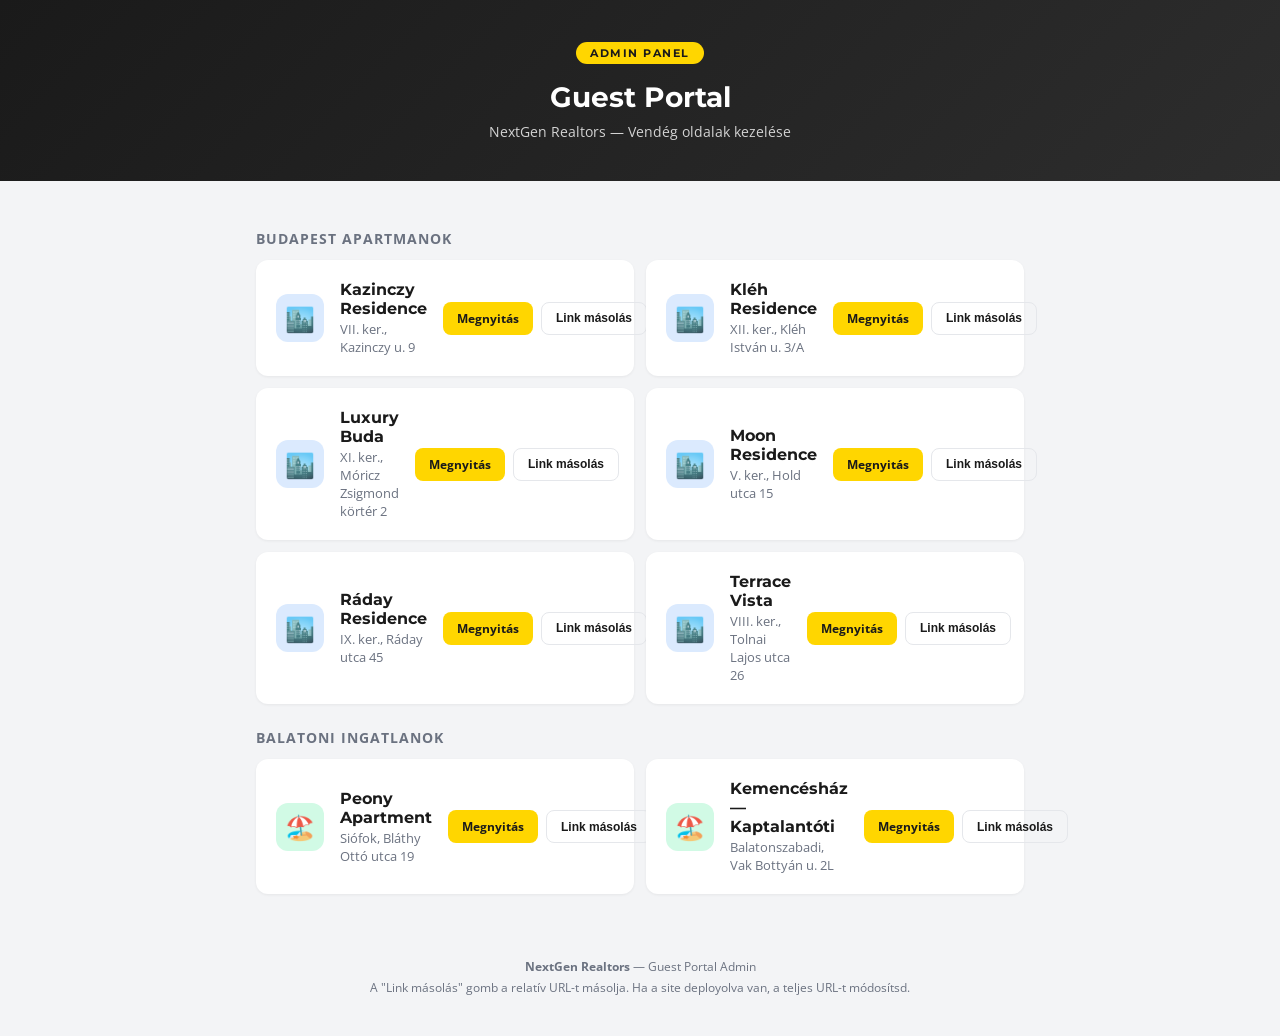
<file: index.html>
<!DOCTYPE html>
<html lang="hu">
<head>
  <meta charset="UTF-8">
  <meta name="viewport" content="width=device-width, initial-scale=1.0">
  <title>Guest Portal — NextGen Realtors (Admin)</title>
  <link rel="preconnect" href="https://fonts.googleapis.com">
  <link href="https://fonts.googleapis.com/css2?family=Montserrat:wght@600;700;800&family=Open+Sans:wght@400;600;700&display=swap" rel="stylesheet">
  <style>
    *, *::before, *::after { box-sizing: border-box; margin: 0; padding: 0; }
    :root {
      --gold: #FFD600; --black: #1A1A1A; --dark: #2D2D2D; --gray: #6B7280;
      --gray-light: #F3F4F6; --gray-border: #E5E7EB; --white: #FFFFFF;
      --green: #10B981; --blue: #3B82F6; --radius: 12px;
    }
    body { font-family: 'Open Sans', sans-serif; background: var(--gray-light); color: var(--black); }
    h1, h2, h3 { font-family: 'Montserrat', sans-serif; }

    .header {
      background: linear-gradient(135deg, var(--black), #2D2D2D);
      color: white; padding: 40px 24px; text-align: center;
    }
    .header-badge {
      display: inline-block; background: var(--gold); color: #1A1A1A;
      font-family: 'Montserrat', sans-serif; font-weight: 700; font-size: 11px;
      letter-spacing: 1.5px; text-transform: uppercase; padding: 4px 14px;
      border-radius: 20px; margin-bottom: 16px;
    }
    .header h1 { font-size: 28px; margin-bottom: 8px; }
    .header p { opacity: .8; font-size: 14px; }

    .container { max-width: 800px; margin: 0 auto; padding: 24px 16px; }

    .section-title {
      font-size: 14px; font-weight: 700; text-transform: uppercase;
      letter-spacing: 1px; color: var(--gray); margin: 24px 0 12px;
    }

    .card-grid { display: grid; grid-template-columns: repeat(auto-fill, minmax(340px, 1fr)); gap: 12px; }

    .apt-card {
      background: var(--white); border-radius: var(--radius);
      padding: 20px; display: flex; align-items: center; gap: 16px;
      box-shadow: 0 1px 3px rgba(0,0,0,.06);
      transition: transform .2s, box-shadow .2s;
    }
    .apt-card:hover { transform: translateY(-2px); box-shadow: 0 4px 16px rgba(0,0,0,.1); }

    .apt-emoji {
      width: 48px; height: 48px; border-radius: 12px;
      display: flex; align-items: center; justify-content: center;
      font-size: 24px; flex-shrink: 0;
    }
    .apt-emoji.bp { background: #DBEAFE; }
    .apt-emoji.balaton { background: #D1FAE5; }

    .apt-info { flex: 1; }
    .apt-name { font-family: 'Montserrat', sans-serif; font-weight: 700; font-size: 16px; }
    .apt-address { font-size: 13px; color: var(--gray); margin-top: 2px; }

    .apt-actions { display: flex; gap: 8px; flex-shrink: 0; }

    .btn {
      padding: 8px 14px; border-radius: 8px; font-size: 12px;
      font-weight: 700; cursor: pointer; transition: .2s; border: none;
      text-decoration: none; display: inline-flex; align-items: center; gap: 4px;
    }
    .btn-gold { background: var(--gold); color: #1A1A1A; }
    .btn-gold:hover { background: #C7A600; }
    .btn-outline { background: transparent; border: 1px solid var(--gray-border); color: var(--black); }
    .btn-outline:hover { background: var(--gray-light); }

    .btn-copied { background: var(--green) !important; color: white !important; }

    .footer { text-align: center; padding: 40px 20px; color: var(--gray); font-size: 12px; }

    @media (max-width: 600px) {
      .card-grid { grid-template-columns: 1fr; }
      .apt-card { flex-direction: column; text-align: center; }
      .apt-actions { justify-content: center; }
    }
  </style>
</head>
<body>

<div class="header">
  <div class="header-badge">ADMIN PANEL</div>
  <h1>Guest Portal</h1>
  <p>NextGen Realtors — Vendég oldalak kezelése</p>
</div>

<div class="container">

  <div class="section-title">Budapest apartmanok</div>
  <div class="card-grid">

    <div class="apt-card">
      <div class="apt-emoji bp">🏙️</div>
      <div class="apt-info">
        <div class="apt-name">Kazinczy Residence</div>
        <div class="apt-address">VII. ker., Kazinczy u. 9</div>
      </div>
      <div class="apt-actions">
        <a href="g/k7f2m9x4q1/" target="_blank" class="btn btn-gold">Megnyitás</a>
        <button class="btn btn-outline" onclick="copyLink('g/k7f2m9x4q1/', this)">Link másolás</button>
      </div>
    </div>

    <div class="apt-card">
      <div class="apt-emoji bp">🏙️</div>
      <div class="apt-info">
        <div class="apt-name">Kléh Residence</div>
        <div class="apt-address">XII. ker., Kléh István u. 3/A</div>
      </div>
      <div class="apt-actions">
        <a href="g/p3w8n5v6j2/" target="_blank" class="btn btn-gold">Megnyitás</a>
        <button class="btn btn-outline" onclick="copyLink('g/p3w8n5v6j2/', this)">Link másolás</button>
      </div>
    </div>

    <div class="apt-card">
      <div class="apt-emoji bp">🏙️</div>
      <div class="apt-info">
        <div class="apt-name">Luxury Buda</div>
        <div class="apt-address">XI. ker., Móricz Zsigmond körtér 2</div>
      </div>
      <div class="apt-actions">
        <a href="g/r9t4h1b8c6/" target="_blank" class="btn btn-gold">Megnyitás</a>
        <button class="btn btn-outline" onclick="copyLink('g/r9t4h1b8c6/', this)">Link másolás</button>
      </div>
    </div>

    <div class="apt-card">
      <div class="apt-emoji bp">🏙️</div>
      <div class="apt-info">
        <div class="apt-name">Moon Residence</div>
        <div class="apt-address">V. ker., Hold utca 15</div>
      </div>
      <div class="apt-actions">
        <a href="g/m2x7d3f5a0/" target="_blank" class="btn btn-gold">Megnyitás</a>
        <button class="btn btn-outline" onclick="copyLink('g/m2x7d3f5a0/', this)">Link másolás</button>
      </div>
    </div>

    <div class="apt-card">
      <div class="apt-emoji bp">🏙️</div>
      <div class="apt-info">
        <div class="apt-name">Ráday Residence</div>
        <div class="apt-address">IX. ker., Ráday utca 45</div>
      </div>
      <div class="apt-actions">
        <a href="g/v5n3k7t2y1/" target="_blank" class="btn btn-gold">Megnyitás</a>
        <button class="btn btn-outline" onclick="copyLink('g/v5n3k7t2y1/', this)">Link másolás</button>
      </div>
    </div>

    <div class="apt-card">
      <div class="apt-emoji bp">🏙️</div>
      <div class="apt-info">
        <div class="apt-name">Terrace Vista</div>
        <div class="apt-address">VIII. ker., Tolnai Lajos utca 26</div>
      </div>
      <div class="apt-actions">
        <a href="g/b8c4f6h0x3/" target="_blank" class="btn btn-gold">Megnyitás</a>
        <button class="btn btn-outline" onclick="copyLink('g/b8c4f6h0x3/', this)">Link másolás</button>
      </div>
    </div>

  </div>

  <div class="section-title">Balatoni ingatlanok</div>
  <div class="card-grid">

    <div class="apt-card">
      <div class="apt-emoji balaton">🏖️</div>
      <div class="apt-info">
        <div class="apt-name">Peony Apartment</div>
        <div class="apt-address">Siófok, Bláthy Ottó utca 19</div>
      </div>
      <div class="apt-actions">
        <a href="g/s6j1q9w4e8/" target="_blank" class="btn btn-gold">Megnyitás</a>
        <button class="btn btn-outline" onclick="copyLink('g/s6j1q9w4e8/', this)">Link másolás</button>
      </div>
    </div>

    <div class="apt-card">
      <div class="apt-emoji balaton">🏖️</div>
      <div class="apt-info">
        <div class="apt-name">Kemencésház — Kaptalantóti</div>
        <div class="apt-address">Balatonszabadi, Vak Bottyán u. 2L</div>
      </div>
      <div class="apt-actions">
        <a href="g/d1a9e5m7w2/" target="_blank" class="btn btn-gold">Megnyitás</a>
        <button class="btn btn-outline" onclick="copyLink('g/d1a9e5m7w2/', this)">Link másolás</button>
      </div>
    </div>

  </div>

</div>

<div class="footer">
  <p><strong>NextGen Realtors</strong> — Guest Portal Admin</p>
  <p style="margin-top:4px">A "Link másolás" gomb a relatív URL-t másolja. Ha a site deployolva van, a teljes URL-t módosítsd.</p>
</div>

<script>
function copyLink(filename, btn) {
  const url = window.location.href.replace(/[^/]*$/, '') + filename;
  navigator.clipboard.writeText(url).then(() => {
    const orig = btn.textContent;
    btn.textContent = 'Másolva!';
    btn.classList.add('btn-copied');
    setTimeout(() => {
      btn.textContent = orig;
      btn.classList.remove('btn-copied');
    }, 2000);
  });
}
</script>

</body>
</html>
</file>
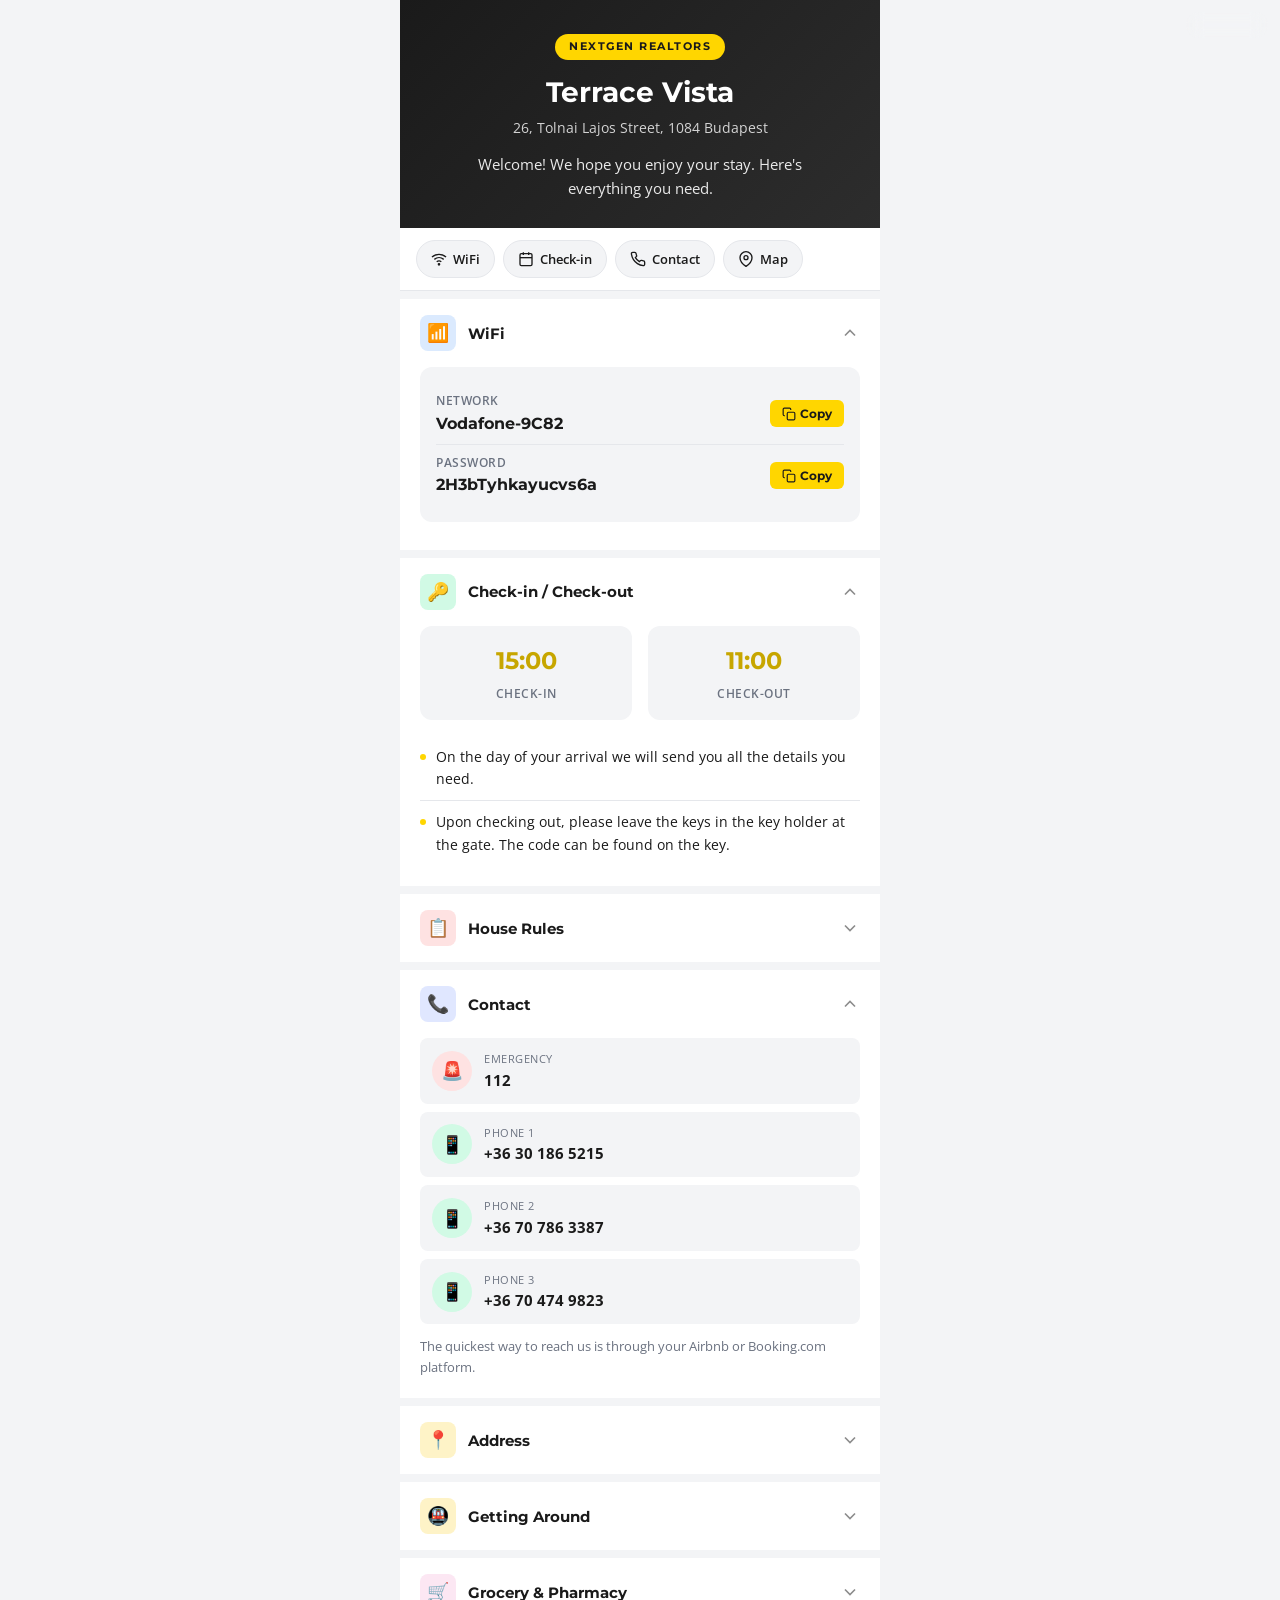
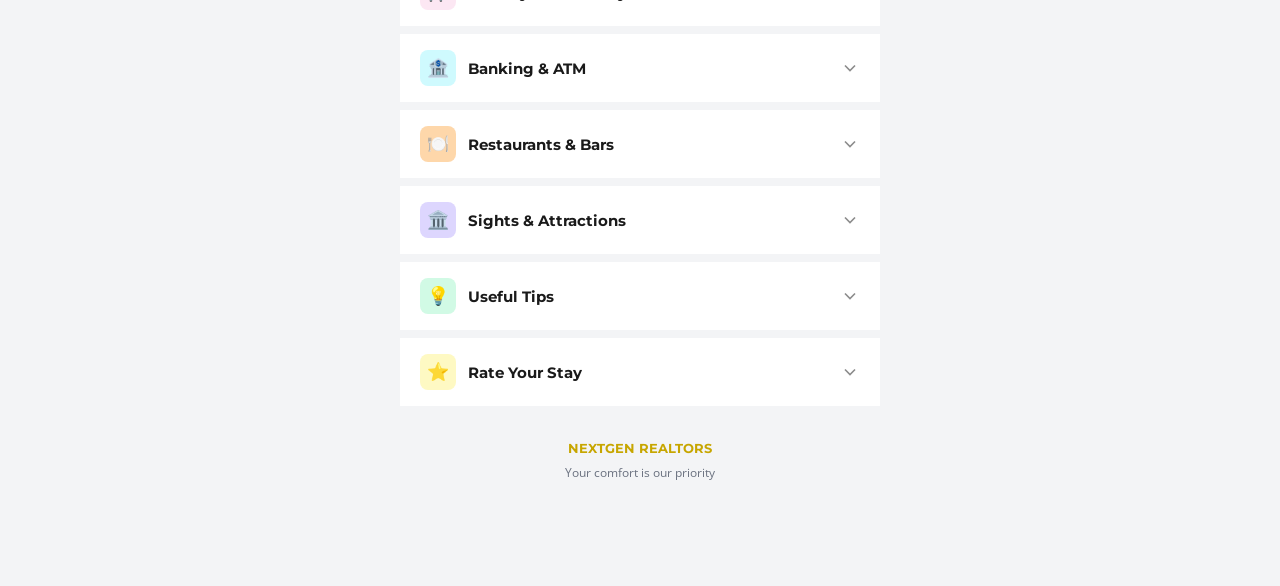
<file: g/b8c4f6h0x3/index.html>
<!DOCTYPE html>
<html lang="en">
<head>
  <meta charset="UTF-8">
  <meta name="viewport" content="width=device-width, initial-scale=1.0">
  <title>Terrace Vista — Guest Guide</title>
  <link rel="preconnect" href="https://fonts.googleapis.com">
  <link href="https://fonts.googleapis.com/css2?family=Montserrat:wght@600;700;800&family=Open+Sans:wght@400;600;700&display=swap" rel="stylesheet">
  <link rel="stylesheet" href="../../shared.css">
</head>
<body>

<!-- Language Toggle -->
<div class="lang-toggle">
  <button class="lang-btn active" data-lang="en">EN</button>
  <button class="lang-btn" data-lang="hu">HU</button>
</div>

<div class="page-wrap">

  <!-- ===== HERO ===== -->
  <div class="hero">
    <div class="hero-badge">NEXTGEN REALTORS</div>
    <h1>Terrace Vista</h1>
    <p class="hero-address">26, Tolnai Lajos Street, 1084 Budapest</p>
    <p class="hero-welcome" data-en="Welcome! We hope you enjoy your stay. Here's everything you need." data-hu="Üdvözöljük! Kellemes tartózkodást kívánunk. Itt talál minden fontos információt.">Welcome! We hope you enjoy your stay. Here's everything you need.</p>
  </div>

  <!-- ===== QUICK ACTIONS ===== -->
  <div class="quick-bar">
    <a href="#wifi" class="quick-btn" onclick="openSection('wifi')">
      <svg viewBox="0 0 24 24" fill="none" stroke="currentColor" stroke-width="2"><path d="M5 12.55a11 11 0 0 1 14.08 0"/><path d="M1.42 9a16 16 0 0 1 21.16 0"/><path d="M8.53 16.11a6 6 0 0 1 6.95 0"/><circle cx="12" cy="20" r="1"/></svg>
      <span>WiFi</span>
    </a>
    <a href="#checkin" class="quick-btn" onclick="openSection('checkin')">
      <svg viewBox="0 0 24 24" fill="none" stroke="currentColor" stroke-width="2"><rect x="3" y="4" width="18" height="18" rx="2"/><line x1="16" y1="2" x2="16" y2="6"/><line x1="8" y1="2" x2="8" y2="6"/><line x1="3" y1="10" x2="21" y2="10"/></svg>
      <span>Check-in</span>
    </a>
    <a href="#contact" class="quick-btn" onclick="openSection('contact')">
      <svg viewBox="0 0 24 24" fill="none" stroke="currentColor" stroke-width="2"><path d="M22 16.92v3a2 2 0 0 1-2.18 2 19.79 19.79 0 0 1-8.63-3.07 19.5 19.5 0 0 1-6-6 19.79 19.79 0 0 1-3.07-8.67A2 2 0 0 1 4.11 2h3a2 2 0 0 1 2 1.72c.127.96.361 1.903.7 2.81a2 2 0 0 1-.45 2.11L8.09 9.91a16 16 0 0 0 6 6l1.27-1.27a2 2 0 0 1 2.11-.45c.907.339 1.85.573 2.81.7A2 2 0 0 1 22 16.92z"/></svg>
      <span data-en="Contact" data-hu="Kapcsolat">Contact</span>
    </a>
    <a href="https://www.google.com/maps/search/?api=1&query=Tolnai+Lajos+utca+26+1084+Budapest" target="_blank" class="quick-btn">
      <svg viewBox="0 0 24 24" fill="none" stroke="currentColor" stroke-width="2"><path d="M21 10c0 7-9 13-9 13s-9-6-9-13a9 9 0 0 1 18 0z"/><circle cx="12" cy="10" r="3"/></svg>
      <span data-en="Map" data-hu="Térkép">Map</span>
    </a>
  </div>

  <!-- ===== WIFI ===== -->
  <div class="section open" id="wifi">
    <button class="section-header">
      <div class="section-icon wifi">📶</div>
      <span class="section-title" data-en="WiFi" data-hu="WiFi">WiFi</span>
      <svg class="section-chevron" viewBox="0 0 24 24" fill="none" stroke="currentColor" stroke-width="2"><polyline points="6 9 12 15 18 9"/></svg>
    </button>
    <div class="section-body">
      <div class="section-content">
        <div class="wifi-card">
          <div class="wifi-row">
            <div>
              <div class="wifi-label" data-en="Network" data-hu="Hálózat">Network</div>
              <div class="wifi-value">Vodafone-9C82</div>
            </div>
            <button class="copy-btn" data-copy="Vodafone-9C82">
              <svg viewBox="0 0 24 24" fill="none" stroke="currentColor" stroke-width="2"><rect x="9" y="9" width="13" height="13" rx="2"/><path d="M5 15H4a2 2 0 0 1-2-2V4a2 2 0 0 1 2-2h9a2 2 0 0 1 2 2v1"/></svg>
              <span data-en="Copy" data-hu="Másolás">Copy</span>
            </button>
          </div>
          <div class="wifi-row">
            <div>
              <div class="wifi-label" data-en="Password" data-hu="Jelszó">Password</div>
              <div class="wifi-value">2H3bTyhkayucvs6a</div>
            </div>
            <button class="copy-btn" data-copy="2H3bTyhkayucvs6a">
              <svg viewBox="0 0 24 24" fill="none" stroke="currentColor" stroke-width="2"><rect x="9" y="9" width="13" height="13" rx="2"/><path d="M5 15H4a2 2 0 0 1-2-2V4a2 2 0 0 1 2-2h9a2 2 0 0 1 2 2v1"/></svg>
              <span data-en="Copy" data-hu="Másolás">Copy</span>
            </button>
          </div>
        </div>
      </div>
    </div>
  </div>

  <!-- ===== CHECK-IN / CHECK-OUT ===== -->
  <div class="section open" id="checkin">
    <button class="section-header">
      <div class="section-icon checkin">🔑</div>
      <span class="section-title" data-en="Check-in / Check-out" data-hu="Bejelentkezés / Kijelentkezés">Check-in / Check-out</span>
      <svg class="section-chevron" viewBox="0 0 24 24" fill="none" stroke="currentColor" stroke-width="2"><polyline points="6 9 12 15 18 9"/></svg>
    </button>
    <div class="section-body">
      <div class="section-content">
        <div class="timeline">
          <div class="timeline-item">
            <div class="timeline-time">15:00</div>
            <div class="timeline-label">Check-in</div>
          </div>
          <div class="timeline-item">
            <div class="timeline-time">11:00</div>
            <div class="timeline-label">Check-out</div>
          </div>
        </div>
        <ul class="info-list">
          <li class="info-item">
            <span class="bullet"></span>
            <span data-en="On the day of your arrival we will send you all the details you need." data-hu="Érkezése napján elküldjük az összes szükséges információt.">On the day of your arrival we will send you all the details you need.</span>
          </li>
          <li class="info-item">
            <span class="bullet"></span>
            <span data-en="Upon checking out, please leave the keys in the key holder at the gate. The code can be found on the key." data-hu="Kijelentkezéskor kérjük, hagyja a kulcsokat a kulcstartóban a kapunál. A kód a kulcson található.">Upon checking out, please leave the keys in the key holder at the gate. The code can be found on the key.</span>
          </li>
        </ul>
      </div>
    </div>
  </div>

  <!-- ===== HOUSE RULES ===== -->
  <div class="section" id="rules">
    <button class="section-header">
      <div class="section-icon rules">📋</div>
      <span class="section-title" data-en="House Rules" data-hu="Házszabályzat">House Rules</span>
      <svg class="section-chevron" viewBox="0 0 24 24" fill="none" stroke="currentColor" stroke-width="2"><polyline points="6 9 12 15 18 9"/></svg>
    </button>
    <div class="section-body">
      <div class="section-content">
        <ul class="info-list">
          <li class="info-item">
            <span class="bullet"></span>
            <span data-en="The apartment and the whole building are NON-SMOKING." data-hu="Az apartmanban és az egész épületben TILOS a dohányzás.">The apartment and the whole building are NON-SMOKING.</span>
          </li>
          <li class="info-item">
            <span class="bullet"></span>
            <span data-en="Avoid making noise after 9 PM and please be generally mindful of the neighborhood." data-hu="21 óra után kerülje a hangoskodást, és legyen tekintettel a szomszédokra.">Avoid making noise after 9 PM and please be generally mindful of the neighborhood.</span>
          </li>
        </ul>
        <div class="tip-box mt-12" data-en="💧 The tap water is drinkable and of good quality." data-hu="💧 A csapvíz iható és jó minőségű.">💧 The tap water is drinkable and of good quality.</div>
      </div>
    </div>
  </div>

  <!-- ===== CONTACT ===== -->
  <div class="section open" id="contact">
    <button class="section-header">
      <div class="section-icon contact">📞</div>
      <span class="section-title" data-en="Contact" data-hu="Kapcsolat">Contact</span>
      <svg class="section-chevron" viewBox="0 0 24 24" fill="none" stroke="currentColor" stroke-width="2"><polyline points="6 9 12 15 18 9"/></svg>
    </button>
    <div class="section-body">
      <div class="section-content">
        <a href="tel:112" class="contact-card">
          <div class="icon emergency">🚨</div>
          <div>
            <div class="label" data-en="Emergency" data-hu="Segélyhívó">Emergency</div>
            <div class="value">112</div>
          </div>
        </a>
        <a href="tel:+36301865215" class="contact-card">
          <div class="icon phone">📱</div>
          <div>
            <div class="label" data-en="Phone 1" data-hu="Telefon 1">Phone 1</div>
            <div class="value">+36 30 186 5215</div>
          </div>
        </a>
        <a href="tel:+36707863387" class="contact-card">
          <div class="icon phone">📱</div>
          <div>
            <div class="label" data-en="Phone 2" data-hu="Telefon 2">Phone 2</div>
            <div class="value">+36 70 786 3387</div>
          </div>
        </a>
        <a href="tel:+36704749823" class="contact-card">
          <div class="icon phone">📱</div>
          <div>
            <div class="label" data-en="Phone 3" data-hu="Telefon 3">Phone 3</div>
            <div class="value">+36 70 474 9823</div>
          </div>
        </a>
        <p class="text-sm text-muted mt-12" data-en="The quickest way to reach us is through your Airbnb or Booking.com platform." data-hu="A leggyorsabb módja az elérésünknek, ha az Airbnb vagy Booking.com felületén ír nekünk.">The quickest way to reach us is through your Airbnb or Booking.com platform.</p>
      </div>
    </div>
  </div>

  <!-- ===== ADDRESS ===== -->
  <div class="section" id="address">
    <button class="section-header">
      <div class="section-icon transport">📍</div>
      <span class="section-title" data-en="Address" data-hu="Cím">Address</span>
      <svg class="section-chevron" viewBox="0 0 24 24" fill="none" stroke="currentColor" stroke-width="2"><polyline points="6 9 12 15 18 9"/></svg>
    </button>
    <div class="section-body">
      <div class="section-content">
        <p style="font-weight:700;font-size:15px;margin-bottom:12px">26, Tolnai Lajos Street, 1084 Budapest</p>
        <div class="address-block">
          <button class="copy-btn" data-copy="Tolnai Lajos utca 26, 1084 Budapest">
            <svg viewBox="0 0 24 24" fill="none" stroke="currentColor" stroke-width="2"><rect x="9" y="9" width="13" height="13" rx="2"/><path d="M5 15H4a2 2 0 0 1-2-2V4a2 2 0 0 1 2-2h9a2 2 0 0 1 2 2v1"/></svg>
            <span data-en="Copy address" data-hu="Cím másolása">Copy address</span>
          </button>
          <a href="https://www.google.com/maps/search/?api=1&query=Tolnai+Lajos+utca+26+1084+Budapest" target="_blank" class="maps-btn">
            <svg viewBox="0 0 24 24" fill="none" stroke="currentColor" stroke-width="2"><path d="M21 10c0 7-9 13-9 13s-9-6-9-13a9 9 0 0 1 18 0z"/><circle cx="12" cy="10" r="3"/></svg>
            <span data-en="Navigate" data-hu="Navigálás">Navigate</span>
          </a>
        </div>
      </div>
    </div>
  </div>

  <!-- ===== TRANSPORT ===== -->
  <div class="section" id="transport">
    <button class="section-header">
      <div class="section-icon transport">🚇</div>
      <span class="section-title" data-en="Getting Around" data-hu="Közlekedés">Getting Around</span>
      <svg class="section-chevron" viewBox="0 0 24 24" fill="none" stroke="currentColor" stroke-width="2"><polyline points="6 9 12 15 18 9"/></svg>
    </button>
    <div class="section-body">
      <div class="section-content">
        <h4 class="mb-8" data-en="🚕 Taxi" data-hu="🚕 Taxi">🚕 Taxi</h4>
        <p class="text-sm mb-12" data-en="We always recommend using the &quot;Bolt&quot; application. We also have a transfer company for airport transfers — ask your hosts!" data-hu="Mindig a &quot;Bolt&quot; alkalmazást ajánljuk. Reptéri transzferhez is tudunk segíteni — kérdezze házigazdáit!">We always recommend using the "Bolt" application. We also have a transfer company for airport transfers — ask your hosts!</p>

        <h4 class="mb-8" data-en="🚌 Public Transportation" data-hu="🚌 Tömegközlekedés">🚌 Public Transportation</h4>
        <ul class="info-list">
          <li class="info-item">
            <span class="bullet"></span>
            <span data-en="Metro M2 at Blaha Lujza square, very close to the apartment." data-hu="M2 metró a Blaha Lujza téren, nagyon közel az apartmanhoz.">Metro M2 at Blaha Lujza square, very close to the apartment.</span>
          </li>
          <li class="info-item">
            <span class="bullet"></span>
            <span data-en="Metro M1 at Oktogon, about 15 minutes walk." data-hu="M1 metró az Oktogonnál, kb. 15 perc séta.">Metro M1 at Oktogon, about 15 minutes walk.</span>
          </li>
          <li class="info-item">
            <span class="bullet"></span>
            <span data-en="Deák Ferenc square 20 minutes walk — access to Metro M1, M2, M3." data-hu="A Deák Ferenc tér 20 perc séta — M1, M2, M3 metró elérhető.">Deák Ferenc square 20 minutes walk — access to Metro M1, M2, M3.</span>
          </li>
          <li class="info-item">
            <span class="bullet"></span>
            <span data-en="Tramline 4/6 on the Körút — runs non-stop, day and night." data-hu="4/6-os villamos a Körúton — éjjel-nappal jár, megállás nélkül.">Tramline 4/6 on the Körút — runs non-stop, day and night.</span>
          </li>
        </ul>
        <div class="tip-box mt-12" data-en="🎫 Tickets can be purchased by the Budapest Go app, or from the purple ticket machines at metro stops. The machines speak English." data-hu="🎫 Jegyeket a Budapest Go alkalmazásban vagy a lila jegyautomatákból vásárolhat a metróállomásokon. Az automaták angolul is működnek.">🎫 Tickets can be purchased by the Budapest Go app, or from the purple ticket machines at metro stops. The machines speak English.</div>

        <h4 class="mt-16 mb-8" data-en="🅿️ Parking & Car Rental" data-hu="🅿️ Parkolás & Autóbérlés">🅿️ Parking & Car Rental</h4>
        <ul class="info-list">
          <li class="info-item">
            <span class="bullet"></span>
            <span data-en="Street parking: Mon–Fri 8 AM – 8 PM (paid). Weekends: free." data-hu="Utcai parkolás: Hé–Pé 8:00–20:00 (fizetős). Hétvégén: ingyenes.">Street parking: Mon–Fri 8 AM – 8 PM (paid). Weekends: free.</span>
          </li>
          <li class="info-item">
            <span class="bullet"></span>
            <span data-en="Parking garage: 12-14 Akácfa utca." data-hu="Parkolóház: Akácfa utca 12-14.">Parking garage: 12-14 Akácfa utca.</span>
          </li>
          <li class="info-item">
            <span class="bullet"></span>
            <span data-en="Car rental: Kertész utca 30." data-hu="Autókölcsönző: Kertész utca 30.">Car rental: Kertész utca 30.</span>
          </li>
        </ul>
      </div>
    </div>
  </div>

  <!-- ===== GROCERY ===== -->
  <div class="section" id="grocery">
    <button class="section-header">
      <div class="section-icon grocery">🛒</div>
      <span class="section-title" data-en="Grocery & Pharmacy" data-hu="Bevásárlás & Gyógyszertár">Grocery & Pharmacy</span>
      <svg class="section-chevron" viewBox="0 0 24 24" fill="none" stroke="currentColor" stroke-width="2"><polyline points="6 9 12 15 18 9"/></svg>
    </button>
    <div class="section-body">
      <div class="section-content">
        <div class="place-card">
          <div class="place-name">SPAR</div>
          <div class="place-desc" data-en="Bigger Spar supermarket." data-hu="Nagyobb Spar szupermarket.">Bigger Spar supermarket.</div>
          <div class="place-address">Erzsébet körút 25</div>
          <a href="https://www.google.com/maps/search/?api=1&query=SPAR+Erzs%C3%A9bet+k%C3%B6r%C3%BAt+25+Budapest" target="_blank" class="place-link">
            <svg viewBox="0 0 24 24" fill="none" stroke="currentColor" stroke-width="2"><path d="M21 10c0 7-9 13-9 13s-9-6-9-13a9 9 0 0 1 18 0z"/><circle cx="12" cy="10" r="3"/></svg>
            <span data-en="Open in Maps" data-hu="Megnyitás térképen">Open in Maps</span>
          </a>
        </div>
        <div class="place-card">
          <div class="place-name" data-en="Nonstop Stores" data-hu="Nonstop boltok">Nonstop Stores</div>
          <div class="place-desc" data-en="Smaller nonstop stores at Wesselényi utca." data-hu="Kisebb nonstop boltok a Wesselényi utcában.">Smaller nonstop stores at Wesselényi utca.</div>
        </div>
        <div class="place-card">
          <div class="place-name" data-en="Pharmacy" data-hu="Gyógyszertár">Pharmacy</div>
          <div class="place-desc" data-en="At the crossing of Wesselényi utca and Erzsébet körút." data-hu="A Wesselényi utca és Erzsébet körút sarkán.">At the crossing of Wesselényi utca and Erzsébet körút.</div>
        </div>
      </div>
    </div>
  </div>

  <!-- ===== BANKING ===== -->
  <div class="section" id="banking">
    <button class="section-header">
      <div class="section-icon bank">🏦</div>
      <span class="section-title" data-en="Banking & ATM" data-hu="Bankolás & ATM">Banking & ATM</span>
      <svg class="section-chevron" viewBox="0 0 24 24" fill="none" stroke="currentColor" stroke-width="2"><polyline points="6 9 12 15 18 9"/></svg>
    </button>
    <div class="section-body">
      <div class="section-content">
        <ul class="info-list">
          <li class="info-item">
            <span class="bullet"></span>
            <span data-en="OTP Bank with ATM — crossing of Dob utca and Erzsébet körút." data-hu="OTP Bank ATM-mel — Dob utca és Erzsébet körút sarka.">OTP Bank with ATM — crossing of Dob utca and Erzsébet körút.</span>
          </li>
          <li class="info-item">
            <span class="bullet"></span>
            <span data-en="Raiffeisen Bank at Blaha Lujza square." data-hu="Raiffeisen Bank a Blaha Lujza téren.">Raiffeisen Bank at Blaha Lujza square.</span>
          </li>
          <li class="info-item">
            <span class="bullet"></span>
            <span data-en="Exchange offices at Erzsébet körút." data-hu="Pénzváltók az Erzsébet körúton.">Exchange offices at Erzsébet körút.</span>
          </li>
        </ul>
      </div>
    </div>
  </div>

  <!-- ===== RESTAURANTS ===== -->
  <div class="section" id="restaurants">
    <button class="section-header">
      <div class="section-icon food">🍽️</div>
      <span class="section-title" data-en="Restaurants & Bars" data-hu="Éttermek & Bárok">Restaurants & Bars</span>
      <svg class="section-chevron" viewBox="0 0 24 24" fill="none" stroke="currentColor" stroke-width="2"><polyline points="6 9 12 15 18 9"/></svg>
    </button>
    <div class="section-body">
      <div class="section-content">
        <div class="cat-filter">
          <button class="cat-btn active" data-filter="all" data-en="All" data-hu="Összes">All</button>
          <button class="cat-btn" data-filter="hungarian" data-en="Hungarian" data-hu="Magyar">Hungarian</button>
          <button class="cat-btn" data-filter="fine" data-en="Fine Dining" data-hu="Fine Dining">Fine Dining</button>
          <button class="cat-btn" data-filter="breakfast" data-en="Breakfast" data-hu="Reggeli">Breakfast</button>
          <button class="cat-btn" data-filter="coffee" data-en="Coffee" data-hu="Kávézó">Coffee</button>
          <button class="cat-btn" data-filter="pub" data-en="Ruin Pubs" data-hu="Romkocsmák">Ruin Pubs</button>
          <button class="cat-btn" data-filter="wine" data-en="Wine Bars" data-hu="Borozók">Wine Bars</button>
          <button class="cat-btn" data-filter="street" data-en="Street Food" data-hu="Street Food">Street Food</button>
        </div>

        <!-- Special: Café Vian -->
        <div class="place-card" data-cat="hungarian">
          <div class="place-name">Café Vian</div>
          <div class="place-desc" data-en="Liszt Ferenc tér is popular among locals. Our recommendation is Café Vian with Hungarian and French courses and good drinks. Our guests have a discount — tell them you are guests of Trees Apartment. Reserve: +36 1 268 1154." data-hu="A Liszt Ferenc tér népszerű a helyiek körében. Ajánljuk a Café Vian-t magyar és francia fogásokkal és jó italokkal. Vendégeink kedvezményt kapnak — mondják, hogy a Trees Apartment vendégei. Foglalás: +36 1 268 1154.">Liszt Ferenc tér is popular among locals. Our recommendation is Café Vian with Hungarian and French courses and good drinks. Our guests have a discount — tell them you are guests of Trees Apartment. Reserve: <a href="tel:+3612681154">+36 1 268 1154</a>.</div>
          <span class="sight-badge" data-en="Guest Discount" data-hu="Vendégkedvezmény">Guest Discount</span>
        </div>

        <!-- Hungarian -->
        <div class="place-card" data-cat="hungarian">
          <div class="place-name">Stand 25</div>
          <div class="place-desc" data-en="Popular Hungarian food, not too cheap but excellent quality." data-hu="Népszerű magyar ételek, nem olcsó, de kiváló minőség.">Popular Hungarian food, not too cheap but excellent quality.</div>
        </div>
        <div class="place-card" data-cat="hungarian">
          <div class="place-name">Pozsonyi Kisvendéglő</div>
          <div class="place-desc" data-en="Traditional Hungarian cuisine, cozy atmosphere." data-hu="Hagyományos magyar konyha, hangulatos környezet.">Traditional Hungarian cuisine, cozy atmosphere.</div>
        </div>
        <div class="place-card" data-cat="hungarian">
          <div class="place-name">Séf Asztala</div>
          <div class="place-desc" data-en="Chef's table experience with Hungarian flavors." data-hu="Séf asztala élmény magyar ízekkel.">Chef's table experience with Hungarian flavors.</div>
        </div>
        <div class="place-card" data-cat="hungarian">
          <div class="place-name">Rosenstein</div>
          <div class="place-desc" data-en="Great Hungarian and Jewish courses, close to Keleti station." data-hu="Kiváló magyar és zsidó konyha, a Keleti pályaudvar közelében.">Great Hungarian and Jewish courses, close to Keleti station.</div>
          <div class="place-address">Mosonyi utca 3</div>
        </div>
        <div class="place-card" data-cat="hungarian">
          <div class="place-name">Great Market Hall</div>
          <div class="place-desc" data-en="Kiosks at the upper floor — popular Hungarian food among tourists and locals." data-hu="Az emeleti kioskok — népszerű magyar ételek turisták és helyiek körében.">Kiosks at the upper floor — popular Hungarian food among tourists and locals.</div>
        </div>

        <!-- Fine Dining -->
        <div class="place-card" data-cat="fine">
          <div class="place-name">Tom George</div>
          <div class="place-desc" data-en="Good Italian restaurant, although quite expensive." data-hu="Jó olasz étterem, bár elég drága.">Good Italian restaurant, although quite expensive.</div>
          <div class="place-address">Október 6. utca 8</div>
        </div>
        <div class="place-card" data-cat="fine">
          <div class="place-name">Borkonyha ⭐</div>
          <div class="place-desc" data-en="Michelin-starred restaurant. Perfect for fine dining lovers." data-hu="Michelin-csillagos étterem. Tökéletes a fine dining rajongóknak.">Michelin-starred restaurant. Perfect for fine dining lovers.</div>
          <div class="place-address">Sas utca 3</div>
        </div>
        <div class="place-card" data-cat="fine">
          <div class="place-name">Pampas</div>
          <div class="place-desc" data-en="Argentinian Steak house, close to Szabadság bridge." data-hu="Argentin steakház, a Szabadság híd közelében.">Argentinian Steak house, close to Szabadság bridge.</div>
          <div class="place-address">Vámház körút 6</div>
        </div>

        <!-- Breakfast -->
        <div class="place-card" data-cat="breakfast">
          <div class="place-name">Farger</div>
          <div class="place-desc" data-en="At the crossing of Szabadság tér and Zoltán utca." data-hu="A Szabadság tér és Zoltán utca sarkán.">At the crossing of Szabadság tér and Zoltán utca.</div>
        </div>
        <div class="place-card" data-cat="breakfast">
          <div class="place-name">Gerlóczy Café</div>
          <div class="place-desc" data-en="The hosts' favorite breakfast place! Very good restaurant with excellent breakfast." data-hu="A házigazdák kedvenc reggeliző helye! Kiváló étterem, kiváló reggelivel.">The hosts' favorite breakfast place! Very good restaurant with excellent breakfast.</div>
          <div class="place-address">Gerlóczy utca 1, 5th district</div>
        </div>

        <!-- Vegetarian -->
        <div class="place-card" data-cat="breakfast">
          <div class="place-name">Napfényes Étterem 🌱</div>
          <div class="place-desc" data-en="Voted the best vegetarian restaurant in Budapest." data-hu="Budapest legjobb vegetáriánus éttermének választották.">Voted the best vegetarian restaurant in Budapest.</div>
          <div class="place-address" data-en="39, Rózsa utca (7th) & 2, Ferenciek tere (5th)" data-hu="Rózsa utca 39 (VII.) & Ferenciek tere 2 (V.)">39, Rózsa utca (7th) & 2, Ferenciek tere (5th)</div>
        </div>

        <!-- Coffee -->
        <div class="place-card" data-cat="coffee">
          <div class="place-name">Gerbaud</div>
          <div class="place-desc" data-en="Traditional coffee house at Vörösmarty tér. Beautiful building, evoking the 19th century." data-hu="Hagyományos kávéház a Vörösmarty téren. Gyönyörű épület, 19. századi hangulat.">Traditional coffee house at Vörösmarty tér. Beautiful building, evoking the 19th century.</div>
        </div>
        <div class="place-card" data-cat="coffee">
          <div class="place-name">New York Café</div>
          <div class="place-desc" data-en="Stunning interior, excellent confectionery. Erzsébet körút 9-11." data-hu="Lenyűgöző belső, kiváló sütemények. Erzsébet körút 9-11.">Stunning interior, excellent confectionery. Erzsébet körút 9-11.</div>
        </div>
        <div class="place-card" data-cat="coffee">
          <div class="place-name">My Little Melbourne</div>
          <div class="place-desc" data-en="Voted one of the best cafes in the world by Lonely Planet." data-hu="A Lonely Planet a világ egyik legjobb kávézójának választotta.">Voted one of the best cafes in the world by Lonely Planet.</div>
        </div>

        <!-- Ruin Pubs -->
        <div class="place-card" data-cat="pub">
          <div class="place-name">Szimpla Kert</div>
          <div class="place-desc" data-en="One of the first ruin pubs! A must-visit in Budapest." data-hu="Az egyik első romkocsma! Kötelező látogatás Budapesten.">One of the first ruin pubs! A must-visit in Budapest.</div>
          <div class="place-address">Kazinczy utca 14</div>
        </div>
        <div class="place-card" data-cat="pub">
          <div class="place-name">Instant</div>
          <div class="place-desc" data-en="Large ruin pub at Akácfa utca 49." data-hu="Nagy romkocsma az Akácfa utca 49-ben.">Large ruin pub at Akácfa utca 49.</div>
        </div>
        <div class="place-card" data-cat="pub">
          <div class="place-name">Bobek</div>
          <div class="place-desc" data-en="More affordable pub, popular among young adults." data-hu="Megfizethetőbb kocsma, népszerű a fiatalok körében.">More affordable pub, popular among young adults.</div>
          <div class="place-address">Kazinczy utca 53</div>
        </div>
        <div class="place-card" data-cat="pub">
          <div class="place-name">Champs Sport Pub</div>
          <div class="place-desc" data-en="Lots of screens, good beer and food, close to the Great Synagogue." data-hu="Sok képernyő, jó sör és étel, a Dohány utcai zsinagóga közelében.">Lots of screens, good beer and food, close to the Great Synagogue.</div>
          <div class="place-address">Dohány utca 20</div>
        </div>

        <!-- Wine Bars -->
        <div class="place-card" data-cat="wine">
          <div class="place-name">Doblo Wine Bar</div>
          <div class="place-desc" data-en="Good quality Hungarian wines. Corner of Dob and Holló streets." data-hu="Jó minőségű magyar borok. Dob és Holló utca sarkán.">Good quality Hungarian wines. Corner of Dob and Holló streets.</div>
          <div class="place-address">Dob utca 20</div>
        </div>
        <div class="place-card" data-cat="wine">
          <div class="place-name">DiVino</div>
          <div class="place-desc" data-en="Wine bars near the Basilica. Popular options." data-hu="Borozók a Bazilika közelében. Népszerű választás.">Wine bars near the Basilica. Popular options.</div>
          <div class="place-address">Szent István tér 3</div>
        </div>
        <div class="place-card" data-cat="wine">
          <div class="place-name">Kadarka</div>
          <div class="place-desc" data-en="Good wine bar on Király utca, near Gozsdu Udvar." data-hu="Jó borozó a Király utcán, a Gozsdu Udvar közelében.">Good wine bar on Király utca, near Gozsdu Udvar.</div>
        </div>

        <!-- International / Other -->
        <div class="place-card" data-cat="hungarian">
          <div class="place-name">Gozsdu Udvar</div>
          <div class="place-desc" data-en="Between Király and Dob streets — all types of restaurants and bars. Jamie Oliver's Pizzeria, Hungarian, Jewish, Thai, international." data-hu="A Király és Dob utca között — mindenféle étterem és bár. Jamie Oliver's Pizzeria, magyar, zsidó, thai, nemzetközi.">Between Király and Dob streets — all types of restaurants and bars. Jamie Oliver's Pizzeria, Hungarian, Jewish, Thai, international.</div>
        </div>
        <div class="place-card" data-cat="hungarian">
          <div class="place-name">Mosselen</div>
          <div class="place-desc" data-en="Good Belgian restaurant with good beers." data-hu="Jó belga étterem, jó sörökkel.">Good Belgian restaurant with good beers.</div>
          <div class="place-address">Pannónia utca 14</div>
        </div>
        <div class="place-card" data-cat="hungarian">
          <div class="place-name">Good Bar / Good Burger / Púder / Pata Negra</div>
          <div class="place-desc" data-en="Kecskeméti and Ráday utca area — all good options for Hungarian cuisine." data-hu="Kecskeméti és Ráday utca környéke — mind jó választás magyar konyhához.">Kecskeméti and Ráday utca area — all good options for Hungarian cuisine.</div>
        </div>

        <!-- Street Food -->
        <div class="place-card" data-cat="street">
          <div class="place-name">Karaván</div>
          <div class="place-desc" data-en="Street food court on Kazinczy utca — lángos, sausages, burgers." data-hu="Street food udvar a Kazinczy utcán — lángos, kolbász, burger.">Street food court on Kazinczy utca — lángos, sausages, burgers.</div>
        </div>
        <div class="place-card" data-cat="street">
          <div class="place-name">Pizza Me</div>
          <div class="place-desc" data-en="Excellent pizza slices, Italian ingredients. Deák tér and Király utca." data-hu="Kiváló pizzaszeletek, olasz alapanyagok. Deák tér és Király utca.">Excellent pizza slices, Italian ingredients. Deák tér and Király utca.</div>
        </div>

        <div class="warning-box mt-16" data-en="⚠️ TO BE AVOIDED: Váci street restaurants are widely known for overbilling and poor service." data-hu="⚠️ KERÜLENDŐ: A Váci utcai éttermek közismerten túlszámláznak és rossz a kiszolgálás.">⚠️ TO BE AVOIDED: Váci street restaurants are widely known for overbilling and poor service.</div>
      </div>
    </div>
  </div>

  <!-- ===== SIGHTS ===== -->
  <div class="section" id="sights">
    <button class="section-header">
      <div class="section-icon sights">🏛️</div>
      <span class="section-title" data-en="Sights & Attractions" data-hu="Látnivalók">Sights & Attractions</span>
      <svg class="section-chevron" viewBox="0 0 24 24" fill="none" stroke="currentColor" stroke-width="2"><polyline points="6 9 12 15 18 9"/></svg>
    </button>
    <div class="section-body">
      <div class="section-content">
        <h4 class="mb-12" data-en="Must See" data-hu="Kötelező látnivalók">Must See</h4>

        <div class="sight-card">
          <div class="sight-name" data-en="Baths & Spas" data-hu="Fürdők">Baths & Spas</div>
          <div class="sight-desc" data-en="Széchenyi (Városliget, Metro M1), Rudas (Döbrentei tér), Gellért (Gellért tér)." data-hu="Széchenyi (Városliget, M1 metró), Rudas (Döbrentei tér), Gellért (Gellért tér).">Széchenyi (Városliget, Metro M1), Rudas (Döbrentei tér), Gellért (Gellért tér).</div>
          <span class="sight-badge" data-en="Top Pick" data-hu="Kiemelt">Top Pick</span>
        </div>

        <div class="sight-card">
          <div class="sight-name" data-en="Heroes' Square / Hősök Tere" data-hu="Hősök Tere">Heroes' Square / Hősök Tere</div>
          <div class="sight-desc" data-en="One of the major squares, famous for the Millennium Monument. Museums and Városliget nearby." data-hu="Az egyik legfontosabb tér, a Millenniumi Emlékmű. Múzeumok és a Városliget a közelben.">One of the major squares, famous for the Millennium Monument. Museums and Városliget nearby.</div>
        </div>

        <div class="sight-card">
          <div class="sight-name" data-en="The Castle" data-hu="A Vár">The Castle</div>
          <div class="sight-desc" data-en="Walk up from Lánchíd/Chain Bridge or take the funicular. Fisherman's Bastion, Matthias church, Labyrinth." data-hu="Sétáljon fel a Lánchídtól vagy vegyen siklót. Halászbástya, Mátyás-templom, Labirintus.">Walk up from Lánchíd/Chain Bridge or take the funicular. Fisherman's Bastion, Matthias church, Labyrinth.</div>
          <span class="sight-badge" data-en="Top Pick" data-hu="Kiemelt">Top Pick</span>
        </div>

        <div class="sight-card">
          <div class="sight-name" data-en="Parliament" data-hu="Országház">Parliament</div>
          <div class="sight-desc" data-en="Beautiful from outside. Guided tours available inside." data-hu="Kívülről gyönyörű. Belül vezetett túrák elérhetők.">Beautiful from outside. Guided tours available inside.</div>
        </div>

        <div class="sight-card">
          <div class="sight-name" data-en="Great Market Hall" data-hu="Központi Vásárcsarnok">Great Market Hall</div>
          <div class="sight-desc" data-en="End of Váci utca, close to Szabadság bridge. Best quality Hungarian food — salamis, goose liver." data-hu="A Váci utca végén, a Szabadság híd közelében. Legjobb magyar ételek — szalámi, libamáj.">End of Váci utca, close to Szabadság bridge. Best quality Hungarian food — salamis, goose liver.</div>
        </div>

        <div class="sight-card">
          <div class="sight-name" data-en="The Great Synagogue" data-hu="Dohány utcai Zsinagóga">The Great Synagogue</div>
          <div class="sight-desc" data-en="At Dohány utca 2 — the biggest synagogue in Europe. St. Stephen's Basilica at Szent István square — great view from the top." data-hu="Dohány utca 2 — Európa legnagyobb zsinagógája. A Szent István-bazilika a Szent István téren — szép kilátás felülről.">At Dohány utca 2 — the biggest synagogue in Europe. St. Stephen's Basilica at Szent István square — great view from the top.</div>
        </div>

        <div class="sight-card">
          <div class="sight-name" data-en="Opera House" data-hu="Operaház">Opera House</div>
          <div class="sight-desc" data-en="Andrássy út 22 — one of Budapest's most beautiful avenues, full of embassies." data-hu="Andrássy út 22 — Budapest egyik legszebb sugárútja, tele nagykövetségekkel.">Andrássy út 22 — one of Budapest's most beautiful avenues, full of embassies.</div>
        </div>

        <div class="sight-card">
          <div class="sight-name" data-en="Danube & Bridges" data-hu="Duna & Hidak">Danube & Bridges</div>
          <div class="sight-desc" data-en="The most beautiful part is between Erzsébet and Lánchíd — the oldest bridge in Budapest." data-hu="A legszebb szakasz az Erzsébet és Lánchíd között — Budapest legrégebbi hídja.">The most beautiful part is between Erzsébet and Lánchíd — the oldest bridge in Budapest.</div>
        </div>

        <div class="sight-card">
          <div class="sight-name" data-en="Vörösmarty tér" data-hu="Vörösmarty tér">Vörösmarty tér</div>
          <div class="sight-desc" data-en="Where Váci street ends. In December — famous Christmas fair." data-hu="A Váci utca vége. Decemberben — híres karácsonyi vásár.">Where Váci street ends. In December — famous Christmas fair.</div>
        </div>

        <div class="sight-card">
          <div class="sight-name" data-en="Giant Wheel" data-hu="Óriáskerék">Giant Wheel</div>
          <div class="sight-desc" data-en="At Erzsébet tér — a bit like the London Eye (might not operate all year)." data-hu="Az Erzsébet téren — hasonló a London Eye-hoz (nem feltétlenül üzemel egész évben).">At Erzsébet tér — a bit like the London Eye (might not operate all year).</div>
        </div>

        <h4 class="mt-16 mb-12" data-en="Hidden Gems" data-hu="Rejtett kincsek">Hidden Gems</h4>

        <div class="sight-card">
          <div class="sight-name">Pinball Museum</div>
          <div class="sight-desc" data-en="13th district, Radnóti Miklós utca 18. Over 130 pinball machines to play!" data-hu="XIII. kerület, Radnóti Miklós utca 18. Több mint 130 flipper, amivel játszhat!">13th district, Radnóti Miklós utca 18. Over 130 pinball machines to play!</div>
        </div>

        <div class="sight-card">
          <div class="sight-name">Hospital in the Rock</div>
          <div class="sight-desc" data-en="4/C Lovas út, 1st district. WWII hospital in caves under Castle Hill. Now a fascinating museum." data-hu="Lovas út 4/C, I. kerület. II. világháborús kórház a Várhegy barlangjában. Ma lenyűgöző múzeum.">4/C Lovas út, 1st district. WWII hospital in caves under Castle Hill. Now a fascinating museum.</div>
        </div>

        <div class="sight-card">
          <div class="sight-name" data-en="Gül Baba's Tomb" data-hu="Gül Baba Türbéje">Gül Baba's Tomb</div>
          <div class="sight-desc" data-en="14 Mecset utca, 2nd district. Turkish monk's tomb with a nice park around." data-hu="Mecset utca 14, II. kerület. Török szerzetes sírja szép parkkal körülvéve.">14 Mecset utca, 2nd district. Turkish monk's tomb with a nice park around.</div>
        </div>

        <div class="sight-card">
          <div class="sight-name" data-en="Escape Rooms" data-hu="Szabadulószobák">Escape Rooms</div>
          <div class="sight-desc" data-en="Very popular in Hungary. Great fun, especially for groups!" data-hu="Nagyon népszerűek Magyarországon. Remek szórakozás, főleg csapatoknak!">Very popular in Hungary. Great fun, especially for groups!</div>
        </div>

        <div class="sight-card">
          <div class="sight-name">Károlyi Kert</div>
          <div class="sight-desc" data-en="Nice small park in the middle of downtown, next to Magyar utca." data-hu="Szép kis park a belváros közepén, a Magyar utca mellett.">Nice small park in the middle of downtown, next to Magyar utca.</div>
        </div>

        <div class="sight-card">
          <div class="sight-name" data-en="Museum of Illusions" data-hu="Illúziók Múzeuma">Museum of Illusions</div>
          <div class="sight-desc" data-en="Great fun for the whole family." data-hu="Remek szórakozás az egész családnak.">Great fun for the whole family.</div>
        </div>

        <div class="sight-card">
          <div class="sight-name">Uránia Film Theatre</div>
          <div class="sight-desc" data-en="21 Rákóczi út — the most beautiful cinema in Budapest. 19th century café upstairs." data-hu="Rákóczi út 21 — Budapest legszebb mozija. 19. századi kávéház az emeleten.">21 Rákóczi út — the most beautiful cinema in Budapest. 19th century café upstairs.</div>
        </div>

        <div class="sight-card">
          <div class="sight-name" data-en="Botanical Garden / Füvészkert" data-hu="Füvészkert">Botanical Garden / Füvészkert</div>
          <div class="sight-desc" data-en="25 Illés utca, district 8. Hundred-year-old trees, beautiful flowers. Bring a blanket for a picnic!" data-hu="Illés utca 25, VIII. kerület. Százéves fák, gyönyörű virágok. Vigyen pokrócot piknikhez!">25 Illés utca, district 8. Hundred-year-old trees, beautiful flowers. Bring a blanket for a picnic!</div>
        </div>

        <div class="sight-card">
          <div class="sight-name" data-en="Hidden Mini Statues" data-hu="Rejtett miniszobrok">Hidden Mini Statues</div>
          <div class="sight-desc" data-en="10-20 cm tall statues hidden around Budapest by Mihály Kolodko. A great treasure hunt! Search for 'Kolodko statues'." data-hu="10-20 cm magas szobrok elrejtve Budapest-szerte, Kolodko Mihály alkotásai. Remek kincskeresés! Keressen rá: 'Kolodko szobrok'.">10-20 cm tall statues hidden around Budapest by Mihály Kolodko. A great treasure hunt! Search for 'Kolodko statues'.</div>
        </div>

        <h4 class="mt-16 mb-12" data-en="For Kids & Families" data-hu="Gyerekeknek & Családoknak">For Kids & Families</h4>

        <div class="sight-card">
          <div class="sight-name" data-en="Budapest Zoo" data-hu="Budapesti Állatkert">Budapest Zoo</div>
          <div class="sight-desc" data-en="In the City Park (Városliget). Seal shows, gorillas, elephants." data-hu="A Városligetben. Fókabemutató, gorillák, elefántok.">In the City Park (Városliget). Seal shows, gorillas, elephants.</div>
        </div>
        <div class="sight-card">
          <div class="sight-name">Tropicarium</div>
          <div class="sight-desc" data-en="Shark zoo in Campona mall, 22nd district. Mainly water life." data-hu="Cápás zoo a Campona bevásárlóközpontban, XXII. kerület.">Shark zoo in Campona mall, 22nd district. Mainly water life.</div>
        </div>
        <div class="sight-card">
          <div class="sight-name">Kockapark / Brickpark</div>
          <div class="sight-desc" data-en="Lego exhibition with Lego installations, also in Campona mall." data-hu="Lego kiállítás Lego installációkkal, szintén a Campona bevásárlóközpontban.">Lego exhibition with Lego installations, also in Campona mall.</div>
        </div>
      </div>
    </div>
  </div>

  <!-- ===== TIPS ===== -->
  <div class="section" id="tips">
    <button class="section-header">
      <div class="section-icon tips">💡</div>
      <span class="section-title" data-en="Useful Tips" data-hu="Hasznos tippek">Useful Tips</span>
      <svg class="section-chevron" viewBox="0 0 24 24" fill="none" stroke="currentColor" stroke-width="2"><polyline points="6 9 12 15 18 9"/></svg>
    </button>
    <div class="section-body">
      <div class="section-content">
        <div class="tip-box" data-en="💧 The tap water is drinkable and of good quality." data-hu="💧 A csapvíz iható és jó minőségű.">💧 The tap water is drinkable and of good quality.</div>
        <div class="tip-box" data-en="💰 Tipping: The regular tip is around 10%. Some restaurants automatically add 15% service charge — check the bottom of your bill." data-hu="💰 Borravaló: A szokásos borravaló kb. 10%. Egyes éttermek automatikusan felszámítanak 15% szervizdíjat — ellenőrizze a számla alját.">💰 Tipping: The regular tip is around 10%. Some restaurants automatically add 15% service charge — check the bottom of your bill.</div>
        <div class="tip-box" data-en="🎫 Download the &quot;Budapest Go&quot; app for public transport tickets." data-hu="🎫 Töltse le a &quot;Budapest Go&quot; alkalmazást a tömegközlekedési jegyekhez.">🎫 Download the "Budapest Go" app for public transport tickets.</div>
        <div class="tip-box" data-en="🚕 Use the &quot;Bolt&quot; app for taxis — reliable and fair pricing." data-hu="🚕 Használja a &quot;Bolt&quot; alkalmazást taxihoz — megbízható és korrekt árazás.">🚕 Use the "Bolt" app for taxis — reliable and fair pricing.</div>
      </div>
    </div>
  </div>

  <!-- ===== FEEDBACK ===== -->
  <div class="section" id="feedback">
    <button class="section-header">
      <div class="section-icon feedback">⭐</div>
      <span class="section-title" data-en="Rate Your Stay" data-hu="Értékelje tartózkodását">Rate Your Stay</span>
      <svg class="section-chevron" viewBox="0 0 24 24" fill="none" stroke="currentColor" stroke-width="2"><polyline points="6 9 12 15 18 9"/></svg>
    </button>
    <div class="section-body">
      <div class="section-content" style="text-align:center">
        <p class="mb-12" data-en="We'd love to hear about your experience!" data-hu="Szívesen hallanánk a tapasztalatairól!">We'd love to hear about your experience!</p>
        <p class="text-sm text-muted" data-en="Please give us feedback and review our apartment at the website you booked your holiday." data-hu="Kérjük, értékeljen minket azon a weboldalon, ahol a szállást foglalta.">Please give us feedback and review our apartment at the website you booked your holiday.</p>
      </div>
    </div>
  </div>

  <!-- ===== FOOTER ===== -->
  <div class="footer">
    <div class="footer-brand">NEXTGEN REALTORS</div>
    <p data-en="Your comfort is our priority" data-hu="Az Ön kényelme a legfontosabb">Your comfort is our priority</p>
  </div>

</div>

<script src="../../shared.js"></script>
<script>
function openSection(id) {
  const section = document.getElementById(id);
  if (section && !section.classList.contains('open')) {
    section.classList.add('open');
  }
}
</script>
</body>
</html>
</file>
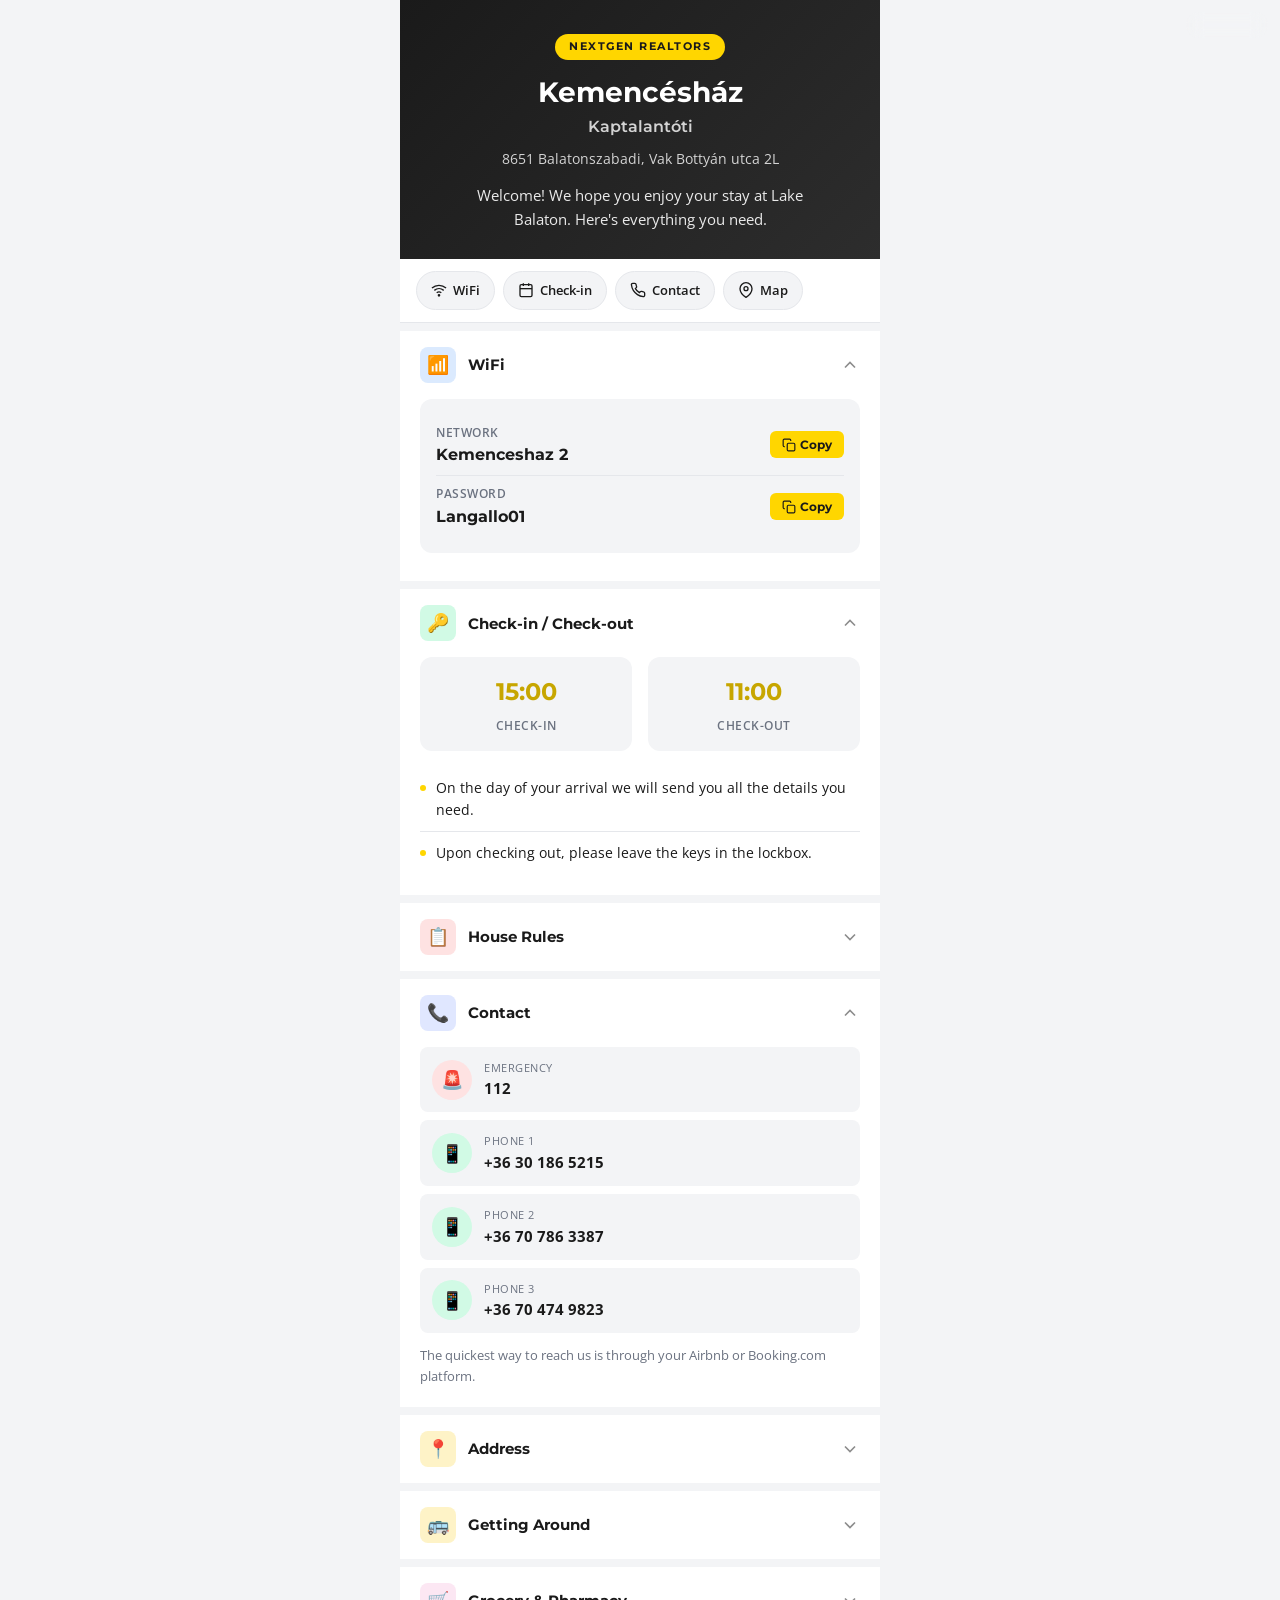
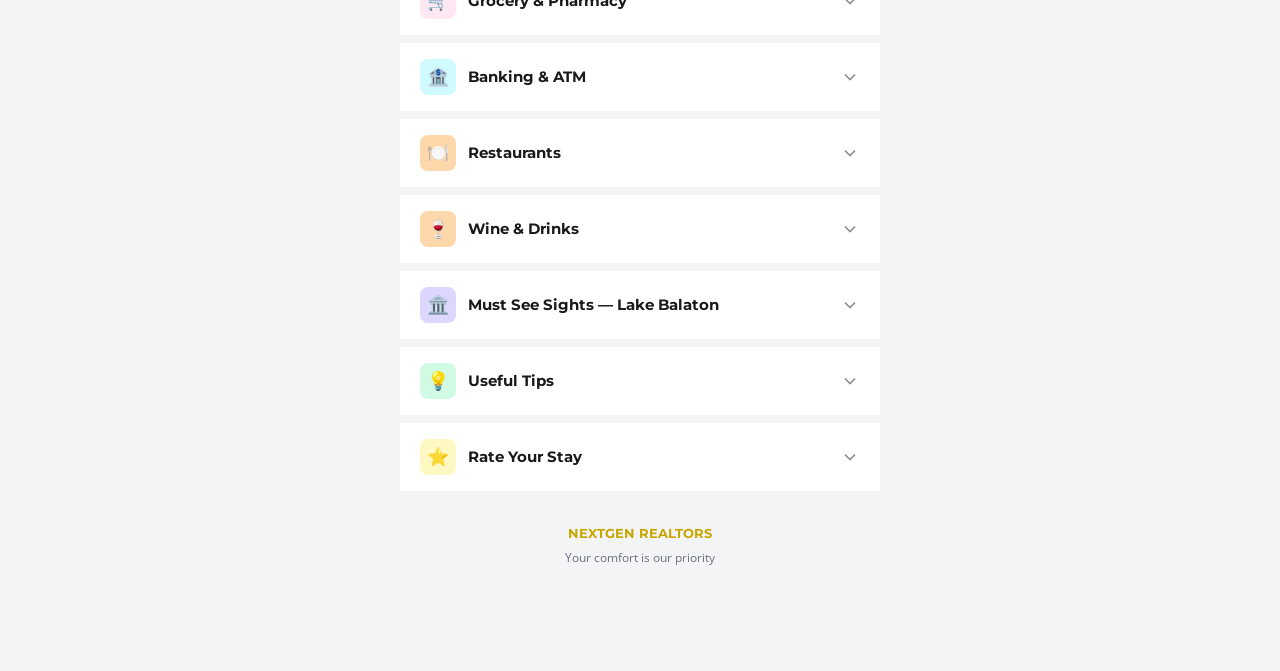
<file: g/d1a9e5m7w2/index.html>
<!DOCTYPE html>
<html lang="en">
<head>
  <meta charset="UTF-8">
  <meta name="viewport" content="width=device-width, initial-scale=1.0">
  <title>Kemencésház — Guest Guide</title>
  <link rel="preconnect" href="https://fonts.googleapis.com">
  <link href="https://fonts.googleapis.com/css2?family=Montserrat:wght@600;700;800&family=Open+Sans:wght@400;600;700&display=swap" rel="stylesheet">
  <link rel="stylesheet" href="../../shared.css">
</head>
<body>

<!-- Language Toggle -->
<div class="lang-toggle">
  <button class="lang-btn active" data-lang="en">EN</button>
  <button class="lang-btn" data-lang="hu">HU</button>
</div>

<div class="page-wrap">

  <!-- ===== HERO ===== -->
  <div class="hero">
    <div class="hero-badge">NEXTGEN REALTORS</div>
    <h1>Kemencésház</h1>
    <h2 style="font-size:16px;font-weight:600;opacity:.8;margin-bottom:12px">Kaptalantóti</h2>
    <p class="hero-address">8651 Balatonszabadi, Vak Bottyán utca 2L</p>
    <p class="hero-welcome" data-en="Welcome! We hope you enjoy your stay at Lake Balaton. Here's everything you need." data-hu="Üdvözöljük! Kellemes tartózkodást kívánunk a Balatonnál. Itt talál minden fontos információt.">Welcome! We hope you enjoy your stay at Lake Balaton. Here's everything you need.</p>
  </div>

  <!-- ===== QUICK ACTIONS ===== -->
  <div class="quick-bar">
    <a href="#wifi" class="quick-btn" onclick="openSection('wifi')">
      <svg viewBox="0 0 24 24" fill="none" stroke="currentColor" stroke-width="2"><path d="M5 12.55a11 11 0 0 1 14.08 0"/><path d="M1.42 9a16 16 0 0 1 21.16 0"/><path d="M8.53 16.11a6 6 0 0 1 6.95 0"/><circle cx="12" cy="20" r="1"/></svg>
      <span>WiFi</span>
    </a>
    <a href="#checkin" class="quick-btn" onclick="openSection('checkin')">
      <svg viewBox="0 0 24 24" fill="none" stroke="currentColor" stroke-width="2"><rect x="3" y="4" width="18" height="18" rx="2"/><line x1="16" y1="2" x2="16" y2="6"/><line x1="8" y1="2" x2="8" y2="6"/><line x1="3" y1="10" x2="21" y2="10"/></svg>
      <span>Check-in</span>
    </a>
    <a href="#contact" class="quick-btn" onclick="openSection('contact')">
      <svg viewBox="0 0 24 24" fill="none" stroke="currentColor" stroke-width="2"><path d="M22 16.92v3a2 2 0 0 1-2.18 2 19.79 19.79 0 0 1-8.63-3.07 19.5 19.5 0 0 1-6-6 19.79 19.79 0 0 1-3.07-8.67A2 2 0 0 1 4.11 2h3a2 2 0 0 1 2 1.72c.127.96.361 1.903.7 2.81a2 2 0 0 1-.45 2.11L8.09 9.91a16 16 0 0 0 6 6l1.27-1.27a2 2 0 0 1 2.11-.45c.907.339 1.85.573 2.81.7A2 2 0 0 1 22 16.92z"/></svg>
      <span data-en="Contact" data-hu="Kapcsolat">Contact</span>
    </a>
    <a href="https://www.google.com/maps/search/?api=1&query=8651+Balatonszabadi+Vak+Botty%C3%A1n+utca+2L" target="_blank" class="quick-btn">
      <svg viewBox="0 0 24 24" fill="none" stroke="currentColor" stroke-width="2"><path d="M21 10c0 7-9 13-9 13s-9-6-9-13a9 9 0 0 1 18 0z"/><circle cx="12" cy="10" r="3"/></svg>
      <span data-en="Map" data-hu="Térkép">Map</span>
    </a>
  </div>

  <!-- ===== WIFI ===== -->
  <div class="section open" id="wifi">
    <button class="section-header">
      <div class="section-icon wifi">📶</div>
      <span class="section-title" data-en="WiFi" data-hu="WiFi">WiFi</span>
      <svg class="section-chevron" viewBox="0 0 24 24" fill="none" stroke="currentColor" stroke-width="2"><polyline points="6 9 12 15 18 9"/></svg>
    </button>
    <div class="section-body">
      <div class="section-content">
        <div class="wifi-card">
          <div class="wifi-row">
            <div>
              <div class="wifi-label" data-en="Network" data-hu="Hálózat">Network</div>
              <div class="wifi-value">Kemenceshaz 2</div>
            </div>
            <button class="copy-btn" data-copy="Kemenceshaz 2">
              <svg viewBox="0 0 24 24" fill="none" stroke="currentColor" stroke-width="2"><rect x="9" y="9" width="13" height="13" rx="2"/><path d="M5 15H4a2 2 0 0 1-2-2V4a2 2 0 0 1 2-2h9a2 2 0 0 1 2 2v1"/></svg>
              <span data-en="Copy" data-hu="Másolás">Copy</span>
            </button>
          </div>
          <div class="wifi-row">
            <div>
              <div class="wifi-label" data-en="Password" data-hu="Jelszó">Password</div>
              <div class="wifi-value">Langallo01</div>
            </div>
            <button class="copy-btn" data-copy="Langallo01">
              <svg viewBox="0 0 24 24" fill="none" stroke="currentColor" stroke-width="2"><rect x="9" y="9" width="13" height="13" rx="2"/><path d="M5 15H4a2 2 0 0 1-2-2V4a2 2 0 0 1 2-2h9a2 2 0 0 1 2 2v1"/></svg>
              <span data-en="Copy" data-hu="Másolás">Copy</span>
            </button>
          </div>
        </div>
      </div>
    </div>
  </div>

  <!-- ===== CHECK-IN / CHECK-OUT ===== -->
  <div class="section open" id="checkin">
    <button class="section-header">
      <div class="section-icon checkin">🔑</div>
      <span class="section-title" data-en="Check-in / Check-out" data-hu="Bejelentkezés / Kijelentkezés">Check-in / Check-out</span>
      <svg class="section-chevron" viewBox="0 0 24 24" fill="none" stroke="currentColor" stroke-width="2"><polyline points="6 9 12 15 18 9"/></svg>
    </button>
    <div class="section-body">
      <div class="section-content">
        <div class="timeline">
          <div class="timeline-item">
            <div class="timeline-time">15:00</div>
            <div class="timeline-label">Check-in</div>
          </div>
          <div class="timeline-item">
            <div class="timeline-time">11:00</div>
            <div class="timeline-label">Check-out</div>
          </div>
        </div>
        <ul class="info-list">
          <li class="info-item">
            <span class="bullet"></span>
            <span data-en="On the day of your arrival we will send you all the details you need." data-hu="Érkezése napján elküldjük az összes szükséges információt.">On the day of your arrival we will send you all the details you need.</span>
          </li>
          <li class="info-item">
            <span class="bullet"></span>
            <span data-en="Upon checking out, please leave the keys in the lockbox." data-hu="Kijelentkezéskor kérjük, hagyja a kulcsokat a lockboxban.">Upon checking out, please leave the keys in the lockbox.</span>
          </li>
        </ul>
      </div>
    </div>
  </div>

  <!-- ===== HOUSE RULES ===== -->
  <div class="section" id="rules">
    <button class="section-header">
      <div class="section-icon rules">📋</div>
      <span class="section-title" data-en="House Rules" data-hu="Házszabályzat">House Rules</span>
      <svg class="section-chevron" viewBox="0 0 24 24" fill="none" stroke="currentColor" stroke-width="2"><polyline points="6 9 12 15 18 9"/></svg>
    </button>
    <div class="section-body">
      <div class="section-content">
        <ul class="info-list">
          <li class="info-item">
            <span class="bullet"></span>
            <span data-en="The apartment and the whole building are NON-SMOKING." data-hu="Az apartmanban és az egész épületben TILOS a dohányzás.">The apartment and the whole building are NON-SMOKING.</span>
          </li>
          <li class="info-item">
            <span class="bullet"></span>
            <span data-en="Avoid making noise after 9 PM (21:00) and please be generally mindful of the neighborhood." data-hu="21 óra után kerülje a hangoskodást, és legyen tekintettel a szomszédokra.">Avoid making noise after 9 PM (21:00) and please be generally mindful of the neighborhood.</span>
          </li>
        </ul>
        <div class="tip-box mt-12" data-en="💧 The tap water is drinkable and of good quality." data-hu="💧 A csapvíz iható és jó minőségű.">💧 The tap water is drinkable and of good quality.</div>
      </div>
    </div>
  </div>

  <!-- ===== CONTACT ===== -->
  <div class="section open" id="contact">
    <button class="section-header">
      <div class="section-icon contact">📞</div>
      <span class="section-title" data-en="Contact" data-hu="Kapcsolat">Contact</span>
      <svg class="section-chevron" viewBox="0 0 24 24" fill="none" stroke="currentColor" stroke-width="2"><polyline points="6 9 12 15 18 9"/></svg>
    </button>
    <div class="section-body">
      <div class="section-content">
        <a href="tel:112" class="contact-card">
          <div class="icon emergency">🚨</div>
          <div>
            <div class="label" data-en="Emergency" data-hu="Segélyhívó">Emergency</div>
            <div class="value">112</div>
          </div>
        </a>
        <a href="tel:+36301865215" class="contact-card">
          <div class="icon phone">📱</div>
          <div>
            <div class="label" data-en="Phone 1" data-hu="Telefon 1">Phone 1</div>
            <div class="value">+36 30 186 5215</div>
          </div>
        </a>
        <a href="tel:+36707863387" class="contact-card">
          <div class="icon phone">📱</div>
          <div>
            <div class="label" data-en="Phone 2" data-hu="Telefon 2">Phone 2</div>
            <div class="value">+36 70 786 3387</div>
          </div>
        </a>
        <a href="tel:+36704749823" class="contact-card">
          <div class="icon phone">📱</div>
          <div>
            <div class="label" data-en="Phone 3" data-hu="Telefon 3">Phone 3</div>
            <div class="value">+36 70 474 9823</div>
          </div>
        </a>
        <p class="text-sm text-muted mt-12" data-en="The quickest way to reach us is through your Airbnb or Booking.com platform." data-hu="A leggyorsabb módja az elérésünknek, ha az Airbnb vagy Booking.com felületén ír nekünk.">The quickest way to reach us is through your Airbnb or Booking.com platform.</p>
      </div>
    </div>
  </div>

  <!-- ===== ADDRESS ===== -->
  <div class="section" id="address">
    <button class="section-header">
      <div class="section-icon transport">📍</div>
      <span class="section-title" data-en="Address" data-hu="Cím">Address</span>
      <svg class="section-chevron" viewBox="0 0 24 24" fill="none" stroke="currentColor" stroke-width="2"><polyline points="6 9 12 15 18 9"/></svg>
    </button>
    <div class="section-body">
      <div class="section-content">
        <p style="font-weight:700;font-size:15px;margin-bottom:12px">8651 Balatonszabadi, Vak Bottyán utca 2L</p>
        <div class="address-block">
          <button class="copy-btn" data-copy="8651 Balatonszabadi, Vak Bottyán utca 2L">
            <svg viewBox="0 0 24 24" fill="none" stroke="currentColor" stroke-width="2"><rect x="9" y="9" width="13" height="13" rx="2"/><path d="M5 15H4a2 2 0 0 1-2-2V4a2 2 0 0 1 2-2h9a2 2 0 0 1 2 2v1"/></svg>
            <span data-en="Copy address" data-hu="Cím másolása">Copy address</span>
          </button>
          <a href="https://www.google.com/maps/search/?api=1&query=8651+Balatonszabadi+Vak+Botty%C3%A1n+utca+2L" target="_blank" class="maps-btn">
            <svg viewBox="0 0 24 24" fill="none" stroke="currentColor" stroke-width="2"><path d="M21 10c0 7-9 13-9 13s-9-6-9-13a9 9 0 0 1 18 0z"/><circle cx="12" cy="10" r="3"/></svg>
            <span data-en="Navigate" data-hu="Navigálás">Navigate</span>
          </a>
        </div>
      </div>
    </div>
  </div>

  <!-- ===== TRANSPORT ===== -->
  <div class="section" id="transport">
    <button class="section-header">
      <div class="section-icon transport">🚌</div>
      <span class="section-title" data-en="Getting Around" data-hu="Közlekedés">Getting Around</span>
      <svg class="section-chevron" viewBox="0 0 24 24" fill="none" stroke="currentColor" stroke-width="2"><polyline points="6 9 12 15 18 9"/></svg>
    </button>
    <div class="section-body">
      <div class="section-content">
        <h4 class="mb-8" data-en="🚕 Taxi & Car Rental" data-hu="🚕 Taxi & Autókölcsönzés">🚕 Taxi & Car Rental</h4>
        <ul class="info-list">
          <li class="info-item">
            <span class="bullet"></span>
            <span>Badacsony Taxi: <a href="tel:+36306026963" style="color:inherit;text-decoration:underline">+36 30 602 6963</a></span>
          </li>
          <li class="info-item">
            <span class="bullet"></span>
            <span>Tapolca Taxi: <a href="tel:+36305052919" style="color:inherit;text-decoration:underline">+36 30 505 2919</a></span>
          </li>
          <li class="info-item">
            <span class="bullet"></span>
            <span data-en="Bixx Car Rental Keszthely:" data-hu="Bixx Autókölcsönző Keszthely:">Bixx Car Rental Keszthely:</span> <a href="tel:+36309397200" style="color:inherit;text-decoration:underline">+36 30 939 7200</a>
          </li>
        </ul>

        <h4 class="mt-16 mb-8" data-en="🚌 Public Transportation" data-hu="🚌 Tömegközlekedés">🚌 Public Transportation</h4>
        <ul class="info-list">
          <li class="info-item">
            <span class="bullet"></span>
            <span data-en="Bus stop: Balatonszabadi, Vak Bottyán utca (~3 min walk). Connections to Siófok and nearby towns." data-hu="Buszmegálló: Balatonszabadi, Vak Bottyán utca (~3 perc séta). Csatlakozás Siófokra és környező településekre.">Bus stop: Balatonszabadi, Vak Bottyán utca (~3 min walk). Connections to Siófok and nearby towns.</span>
          </li>
          <li class="info-item">
            <span class="bullet"></span>
            <span data-en="Train station: Siófok, Millennium park (~3 km). MÁV trains to Budapest and Balaton towns." data-hu="Vasútállomás: Siófok, Millennium park (~3 km). MÁV vonatok Budapestre és a balatoni településekre.">Train station: Siófok, Millennium park (~3 km). MÁV trains to Budapest and Balaton towns.</span>
          </li>
        </ul>
        <div class="tip-box mt-12" data-en="🎫 Tickets can be purchased from the purple ticket machines at the train station. The machines speak English." data-hu="🎫 Jegyeket a lila jegyautomatákból vásárolhat a vasútállomáson. Az automaták angolul is működnek.">🎫 Tickets can be purchased from the purple ticket machines at the train station. The machines speak English.</div>
      </div>
    </div>
  </div>

  <!-- ===== GROCERY ===== -->
  <div class="section" id="grocery">
    <button class="section-header">
      <div class="section-icon grocery">🛒</div>
      <span class="section-title" data-en="Grocery & Pharmacy" data-hu="Bevásárlás & Gyógyszertár">Grocery & Pharmacy</span>
      <svg class="section-chevron" viewBox="0 0 24 24" fill="none" stroke="currentColor" stroke-width="2"><polyline points="6 9 12 15 18 9"/></svg>
    </button>
    <div class="section-body">
      <div class="section-content">
        <div class="place-card">
          <div class="place-name">Coop</div>
          <div class="place-desc" data-en="4–5 minutes walk from the apartment." data-hu="4–5 perc séta az apartmantól.">4–5 minutes walk from the apartment.</div>
          <div class="place-address">Balatonszabadi, Vak Bottyán u. 39</div>
          <a href="https://www.google.com/maps/search/?api=1&query=Coop+Balatonszabadi+Vak+Botty%C3%A1n+u.+39" target="_blank" class="place-link">
            <svg viewBox="0 0 24 24" fill="none" stroke="currentColor" stroke-width="2"><path d="M21 10c0 7-9 13-9 13s-9-6-9-13a9 9 0 0 1 18 0z"/><circle cx="12" cy="10" r="3"/></svg>
            <span data-en="Open in Maps" data-hu="Megnyitás térképen">Open in Maps</span>
          </a>
        </div>
        <div class="place-card">
          <div class="place-name">Tesco</div>
          <div class="place-address">Vak Bottyán utca 27, Siófok, 8600</div>
          <a href="https://www.google.com/maps/search/?api=1&query=Tesco+Vak+Botty%C3%A1n+utca+27+Si%C3%B3fok" target="_blank" class="place-link">
            <svg viewBox="0 0 24 24" fill="none" stroke="currentColor" stroke-width="2"><path d="M21 10c0 7-9 13-9 13s-9-6-9-13a9 9 0 0 1 18 0z"/><circle cx="12" cy="10" r="3"/></svg>
            <span data-en="Open in Maps" data-hu="Megnyitás térképen">Open in Maps</span>
          </a>
        </div>
        <div class="place-card">
          <div class="place-name" data-en="Pharmacy — Aranyhíd Patika" data-hu="Gyógyszertár — Aranyhíd Patika">Pharmacy — Aranyhíd Patika</div>
          <div class="place-address">Balatonszabadi, Vak Bottyán utca 99</div>
          <a href="https://www.google.com/maps/search/?api=1&query=Aranyh%C3%ADd+Patika+Balatonszabadi+Vak+Botty%C3%A1n+utca+99" target="_blank" class="place-link">
            <svg viewBox="0 0 24 24" fill="none" stroke="currentColor" stroke-width="2"><path d="M21 10c0 7-9 13-9 13s-9-6-9-13a9 9 0 0 1 18 0z"/><circle cx="12" cy="10" r="3"/></svg>
            <span data-en="Open in Maps" data-hu="Megnyitás térképen">Open in Maps</span>
          </a>
        </div>
      </div>
    </div>
  </div>

  <!-- ===== BANKING ===== -->
  <div class="section" id="banking">
    <button class="section-header">
      <div class="section-icon bank">🏦</div>
      <span class="section-title" data-en="Banking & ATM" data-hu="Bankolás & ATM">Banking & ATM</span>
      <svg class="section-chevron" viewBox="0 0 24 24" fill="none" stroke="currentColor" stroke-width="2"><polyline points="6 9 12 15 18 9"/></svg>
    </button>
    <div class="section-body">
      <div class="section-content">
        <ul class="info-list">
          <li class="info-item">
            <span class="bullet"></span>
            <span data-en="OTP Bank: Fő tér 7, Siófok." data-hu="OTP Bank: Fő tér 7, Siófok.">OTP Bank: Fő tér 7, Siófok.</span>
          </li>
          <li class="info-item">
            <span class="bullet"></span>
            <span data-en="ATM: Tesco, Vak Bottyán utca 27, Siófok." data-hu="ATM: Tesco, Vak Bottyán utca 27, Siófok.">ATM: Tesco, Vak Bottyán utca 27, Siófok.</span>
          </li>
        </ul>
      </div>
    </div>
  </div>

  <!-- ===== RESTAURANTS ===== -->
  <div class="section" id="restaurants">
    <button class="section-header">
      <div class="section-icon food">🍽️</div>
      <span class="section-title" data-en="Restaurants" data-hu="Éttermek">Restaurants</span>
      <svg class="section-chevron" viewBox="0 0 24 24" fill="none" stroke="currentColor" stroke-width="2"><polyline points="6 9 12 15 18 9"/></svg>
    </button>
    <div class="section-body">
      <div class="section-content">
        <div class="cat-filter">
          <button class="cat-btn active" data-filter="all" data-en="All" data-hu="Összes">All</button>
          <button class="cat-btn" data-filter="hungarian" data-en="Hungarian" data-hu="Magyar">Hungarian</button>
          <button class="cat-btn" data-filter="fine" data-en="Fine Dining" data-hu="Fine Dining">Fine Dining</button>
        </div>

        <!-- Hungarian -->
        <div class="place-card" data-cat="hungarian">
          <div class="place-name">Echo Étterem</div>
          <div class="place-desc" data-en="Scenic spot on Echo Hill. Hungarian and international cuisine with a great terrace." data-hu="Festői helyszín a Visszhang dombon. Magyar és nemzetközi konyha, remek terasszal.">Scenic spot on Echo Hill. Hungarian and international cuisine with a great terrace.</div>
          <div class="place-address">Tihany, Visszhang domb 23</div>
          <a href="https://www.google.com/maps/search/?api=1&query=Echo+%C3%89tterem+Tihany+Visszhang+domb+23" target="_blank" class="place-link">
            <svg viewBox="0 0 24 24" fill="none" stroke="currentColor" stroke-width="2"><path d="M21 10c0 7-9 13-9 13s-9-6-9-13a9 9 0 0 1 18 0z"/><circle cx="12" cy="10" r="3"/></svg>
            <span data-en="Open in Maps" data-hu="Megnyitás térképen">Open in Maps</span>
          </a>
        </div>

        <div class="place-card" data-cat="hungarian">
          <div class="place-name">Calvados Étterem</div>
          <div class="place-desc" data-en="Friendly restaurant with terrace, serving local dishes." data-hu="Barátságos étterem terasszal, helyi ételekkel.">Friendly restaurant with terrace, serving local dishes.</div>
          <div class="place-address">Erkel Ferenc utca 11, Siófok</div>
          <a href="https://www.google.com/maps/search/?api=1&query=Calvados+%C3%89tterem+Erkel+Ferenc+utca+11+Si%C3%B3fok" target="_blank" class="place-link">
            <svg viewBox="0 0 24 24" fill="none" stroke="currentColor" stroke-width="2"><path d="M21 10c0 7-9 13-9 13s-9-6-9-13a9 9 0 0 1 18 0z"/><circle cx="12" cy="10" r="3"/></svg>
            <span data-en="Open in Maps" data-hu="Megnyitás térképen">Open in Maps</span>
          </a>
        </div>

        <div class="place-card" data-cat="hungarian">
          <div class="place-name">János Vendéglő</div>
          <div class="place-desc" data-en="Cozy restaurant with typical Hungarian dishes." data-hu="Hangulatos vendéglő tipikus magyar ételekkel.">Cozy restaurant with typical Hungarian dishes.</div>
          <div class="place-address">Szent László utca 192/A, Siófok</div>
          <a href="https://www.google.com/maps/search/?api=1&query=J%C3%A1nos+Vendl%C3%A9gl%C5%91+Szent+L%C3%A1szl%C3%B3+utca+192+Si%C3%B3fok" target="_blank" class="place-link">
            <svg viewBox="0 0 24 24" fill="none" stroke="currentColor" stroke-width="2"><path d="M21 10c0 7-9 13-9 13s-9-6-9-13a9 9 0 0 1 18 0z"/><circle cx="12" cy="10" r="3"/></svg>
            <span data-en="Open in Maps" data-hu="Megnyitás térképen">Open in Maps</span>
          </a>
        </div>

        <!-- Fine Dining -->
        <div class="place-card" data-cat="fine">
          <div class="place-name">Mala Garden Restaurant</div>
          <div class="place-desc" data-en="Exotic atmosphere with magnificent Balaton view. Asian and Mediterranean cuisine." data-hu="Egzotikus hangulat, fenséges balatoni kilátással. Ázsiai és mediterrán konyha.">Exotic atmosphere with magnificent Balaton view. Asian and Mediterranean cuisine.</div>
          <div class="place-address">Petőfi Sétány 15/A, Siófok</div>
          <a href="https://www.google.com/maps/search/?api=1&query=Mala+Garden+Restaurant+Pet%C5%91fi+S%C3%A9t%C3%A1ny+15+Si%C3%B3fok" target="_blank" class="place-link">
            <svg viewBox="0 0 24 24" fill="none" stroke="currentColor" stroke-width="2"><path d="M21 10c0 7-9 13-9 13s-9-6-9-13a9 9 0 0 1 18 0z"/><circle cx="12" cy="10" r="3"/></svg>
            <span data-en="Open in Maps" data-hu="Megnyitás térképen">Open in Maps</span>
          </a>
        </div>

        <div class="tip-box mt-16" data-en="💡 Check opening hours in advance, especially during off-season (October–April)." data-hu="💡 Ellenőrizze a nyitvatartást előre, különösen szezonon kívül (október–április).">💡 Check opening hours in advance, especially during off-season (October–April).</div>
      </div>
    </div>
  </div>

  <!-- ===== WINE & DRINKS ===== -->
  <div class="section" id="wine">
    <button class="section-header">
      <div class="section-icon food">🍷</div>
      <span class="section-title" data-en="Wine & Drinks" data-hu="Bor & Italok">Wine & Drinks</span>
      <svg class="section-chevron" viewBox="0 0 24 24" fill="none" stroke="currentColor" stroke-width="2"><polyline points="6 9 12 15 18 9"/></svg>
    </button>
    <div class="section-body">
      <div class="section-content">
        <div class="place-card">
          <div class="place-name">ST.DONAT Organic Wine Estate</div>
          <div class="place-desc" data-en="Outstanding organic wines in a beautiful setting." data-hu="Kiemelkedő bioborok gyönyörű környezetben.">Outstanding organic wines in a beautiful setting.</div>
          <div class="place-address">Csopak, Szitahegyi u. 28, 8229</div>
          <a href="https://www.google.com/maps/search/?api=1&query=St.+Donat+Organic+Wine+Estate+Csopak+Szitahegyi+u.+28" target="_blank" class="place-link">
            <svg viewBox="0 0 24 24" fill="none" stroke="currentColor" stroke-width="2"><path d="M21 10c0 7-9 13-9 13s-9-6-9-13a9 9 0 0 1 18 0z"/><circle cx="12" cy="10" r="3"/></svg>
            <span data-en="Open in Maps" data-hu="Megnyitás térképen">Open in Maps</span>
          </a>
        </div>

        <div class="place-card">
          <div class="place-name">HOMOLA BORTERASZ</div>
          <div class="place-desc" data-en="Fantastic wines and a beautiful panoramic Balaton view." data-hu="Fantasztikus borok és gyönyörű balatoni panoráma.">Fantastic wines and a beautiful panoramic Balaton view.</div>
          <div class="place-address">Paloznak, Vincellér u., 8229</div>
          <a href="https://www.google.com/maps/search/?api=1&query=Homola+Borterasz+Paloznak+Vincell%C3%A9r+u." target="_blank" class="place-link">
            <svg viewBox="0 0 24 24" fill="none" stroke="currentColor" stroke-width="2"><path d="M21 10c0 7-9 13-9 13s-9-6-9-13a9 9 0 0 1 18 0z"/><circle cx="12" cy="10" r="3"/></svg>
            <span data-en="Open in Maps" data-hu="Megnyitás térképen">Open in Maps</span>
          </a>
        </div>

        <div class="tip-box mt-12" data-en="💰 Tipping (~10%, &quot;borraváló&quot; in Hungarian) is customary. Some restaurants automatically charge 15% service fee — check the bottom of your bill." data-hu="💰 Borravaló (~10%) a szokásos. Egyes éttermek automatikusan felszámítanak 15% szervizdíjat — ellenőrizze a számla alját.">💰 Tipping (~10%, "borraváló" in Hungarian) is customary. Some restaurants automatically charge 15% service fee — check the bottom of your bill.</div>
      </div>
    </div>
  </div>

  <!-- ===== SIGHTS ===== -->
  <div class="section" id="sights">
    <button class="section-header">
      <div class="section-icon sights">🏛️</div>
      <span class="section-title" data-en="Must See Sights — Lake Balaton" data-hu="Látnivalók — Balaton">Must See Sights — Lake Balaton</span>
      <svg class="section-chevron" viewBox="0 0 24 24" fill="none" stroke="currentColor" stroke-width="2"><polyline points="6 9 12 15 18 9"/></svg>
    </button>
    <div class="section-body">
      <div class="section-content">

        <div class="sight-card">
          <div class="sight-name" data-en="Tihany Peninsula" data-hu="Tihanyi-félsziget">Tihany Peninsula</div>
          <div class="sight-desc" data-en="Tihany Abbey (Benedictine monastery, founded 1055), lavender fields, Echo Hill with panoramic views of Lake Balaton." data-hu="Tihanyi Apátság (bencés kolostor, alapítva 1055), levendulás mezők, Visszhang domb panorámás kilátással a Balatonra.">Tihany Abbey (Benedictine monastery, founded 1055), lavender fields, Echo Hill with panoramic views of Lake Balaton.</div>
          <span class="sight-badge" data-en="Top Pick" data-hu="Kiemelt">Top Pick</span>
        </div>

        <div class="sight-card">
          <div class="sight-name">Balatonfüred</div>
          <div class="sight-desc" data-en="Tagore Promenade along the lakefront, Kisfaludy Lookout with stunning views, Anna Grand Hotel and Spa." data-hu="Tagore Sétány a tóparton, Kisfaludy Kilátó lenyűgöző panorámával, Anna Grand Hotel és Spa.">Tagore Promenade along the lakefront, Kisfaludy Lookout with stunning views, Anna Grand Hotel and Spa.</div>
          <span class="sight-badge" data-en="Top Pick" data-hu="Kiemelt">Top Pick</span>
        </div>

        <div class="sight-card">
          <div class="sight-name">Badacsony</div>
          <div class="sight-desc" data-en="Volcanic soil, famous vineyards (Olaszrizling, Kéknyelű wines). Visit Rózsakő — legend says couples who sit on it will marry within a year!" data-hu="Vulkanikus talaj, híres szőlőbirtokok (Olaszrizling, Kéknyelű borok). Látogassa meg a Rózsakövet — a legenda szerint a párok, akik ráülnek, egy éven belül összeházasodnak!">Volcanic soil, famous vineyards (Olaszrizling, Kéknyelű wines). Visit Rózsakő — legend says couples who sit on it will marry within a year!</div>
          <span class="sight-badge" data-en="Top Pick" data-hu="Kiemelt">Top Pick</span>
        </div>

        <div class="sight-card">
          <div class="sight-name" data-en="Szigliget Castle" data-hu="Szigligeti Vár">Szigliget Castle</div>
          <div class="sight-desc" data-en="Medieval fortress with panoramic views over Lake Balaton and the surrounding vineyards." data-hu="Középkori erőd panorámás kilátással a Balatonra és a környező szőlőbirtokokra.">Medieval fortress with panoramic views over Lake Balaton and the surrounding vineyards.</div>
        </div>

        <div class="sight-card">
          <div class="sight-name" data-en="Káli Basin (Káli-medence)" data-hu="Káli-medence">Káli Basin (Káli-medence)</div>
          <div class="sight-desc" data-en="Known as &quot;Hungarian Provence&quot; — charming villages, vineyards, and Salföld Nature Reserve." data-hu="A &quot;Magyar Provence&quot; — bájos falvak, szőlőbirtokok és a Salföldi Természetvédelmi Terület.">Known as "Hungarian Provence" — charming villages, vineyards, and Salföld Nature Reserve.</div>
        </div>

        <div class="sight-card">
          <div class="sight-name">Hegyestű</div>
          <div class="sight-desc" data-en="Impressive basalt columns formed by volcanic activity. Geological visitor center on site." data-hu="Lenyűgöző bazaltoszlopok vulkanikus tevékenység által formálva. Geológiai látogatóközpont a helyszínen.">Impressive basalt columns formed by volcanic activity. Geological visitor center on site.</div>
        </div>

        <div class="sight-card">
          <div class="sight-name" data-en="Tapolca Lake Cave" data-hu="Tapolcai-tavasbarlang">Tapolca Lake Cave</div>
          <div class="sight-desc" data-en="Unique underground boat ride in crystal-clear cave waters. A one-of-a-kind experience!" data-hu="Egyedülálló földalatti csónakázás kristálytiszta barlangi vizeken. Páratlan élmény!">Unique underground boat ride in crystal-clear cave waters. A one-of-a-kind experience!</div>
        </div>

        <div class="sight-card">
          <div class="sight-name">Keszthely</div>
          <div class="sight-desc" data-en="Festetics Palace (stunning Baroque architecture), Balaton Museum — the history and nature of the region." data-hu="Festetics-kastély (lenyűgöző barokk építészet), Balatoni Múzeum — a régió története és természete.">Festetics Palace (stunning Baroque architecture), Balaton Museum — the history and nature of the region.</div>
        </div>

        <div class="sight-card">
          <div class="sight-name" data-en="Balaton Uplands National Park" data-hu="Balaton-felvidéki Nemzeti Park">Balaton Uplands National Park</div>
          <div class="sight-desc" data-en="Excellent hiking and biking trails, rare plant and animal species. Nature at its best." data-hu="Kiváló túra- és kerékpárutak, ritka növény- és állatfajok. A természet a legjava.">Excellent hiking and biking trails, rare plant and animal species. Nature at its best.</div>
        </div>

        <div class="sight-card">
          <div class="sight-name" data-en="Szent György Hill" data-hu="Szent György-hegy">Szent György Hill</div>
          <div class="sight-desc" data-en="Basalt columns, vineyards, and wine tasting opportunities with stunning views." data-hu="Bazaltoszlopok, szőlőbirtokok és borízlelési lehetőségek lenyűgöző panorámával.">Basalt columns, vineyards, and wine tasting opportunities with stunning views.</div>
        </div>

      </div>
    </div>
  </div>

  <!-- ===== TIPS ===== -->
  <div class="section" id="tips">
    <button class="section-header">
      <div class="section-icon tips">💡</div>
      <span class="section-title" data-en="Useful Tips" data-hu="Hasznos tippek">Useful Tips</span>
      <svg class="section-chevron" viewBox="0 0 24 24" fill="none" stroke="currentColor" stroke-width="2"><polyline points="6 9 12 15 18 9"/></svg>
    </button>
    <div class="section-body">
      <div class="section-content">
        <div class="tip-box" data-en="💧 The tap water is drinkable and of good quality." data-hu="💧 A csapvíz iható és jó minőségű.">💧 The tap water is drinkable and of good quality.</div>
        <div class="tip-box" data-en="💰 Tipping (&quot;borraváló&quot;): ~10% is customary. Some restaurants automatically add 15% service charge — check the bottom of your bill." data-hu="💰 Borravaló: ~10% a szokásos. Egyes éttermek automatikusan felszámítanak 15% szervizdíjat — ellenőrizze a számla alját.">💰 Tipping ("borraváló"): ~10% is customary. Some restaurants automatically add 15% service charge — check the bottom of your bill.</div>
        <div class="tip-box" data-en="🚌 For local buses, check timetables at the bus stop or online at menetrendek.hu." data-hu="🚌 Helyi buszokhoz ellenőrizze a menetrendet a megállóban vagy online a menetrendek.hu oldalon.">🚌 For local buses, check timetables at the bus stop or online at menetrendek.hu.</div>
      </div>
    </div>
  </div>

  <!-- ===== FEEDBACK ===== -->
  <div class="section" id="feedback">
    <button class="section-header">
      <div class="section-icon feedback">⭐</div>
      <span class="section-title" data-en="Rate Your Stay" data-hu="Értékelje tartózkodását">Rate Your Stay</span>
      <svg class="section-chevron" viewBox="0 0 24 24" fill="none" stroke="currentColor" stroke-width="2"><polyline points="6 9 12 15 18 9"/></svg>
    </button>
    <div class="section-body">
      <div class="section-content" style="text-align:center">
        <p class="mb-12" data-en="We'd love to hear about your experience!" data-hu="Szívesen hallanánk a tapasztalatairól!">We'd love to hear about your experience!</p>
        <p class="text-sm text-muted" data-en="Please give us feedback and review our apartment at the website you booked your holiday." data-hu="Kérjük, értékeljen minket azon a weboldalon, ahol a szállást foglalta.">Please give us feedback and review our apartment at the website you booked your holiday.</p>
      </div>
    </div>
  </div>

  <!-- ===== FOOTER ===== -->
  <div class="footer">
    <div class="footer-brand">NEXTGEN REALTORS</div>
    <p data-en="Your comfort is our priority" data-hu="Az Ön kényelme a legfontosabb">Your comfort is our priority</p>
  </div>

</div>

<script src="../../shared.js"></script>
<script>
function openSection(id) {
  const section = document.getElementById(id);
  if (section && !section.classList.contains('open')) {
    section.classList.add('open');
  }
}
</script>
</body>
</html>
</file>
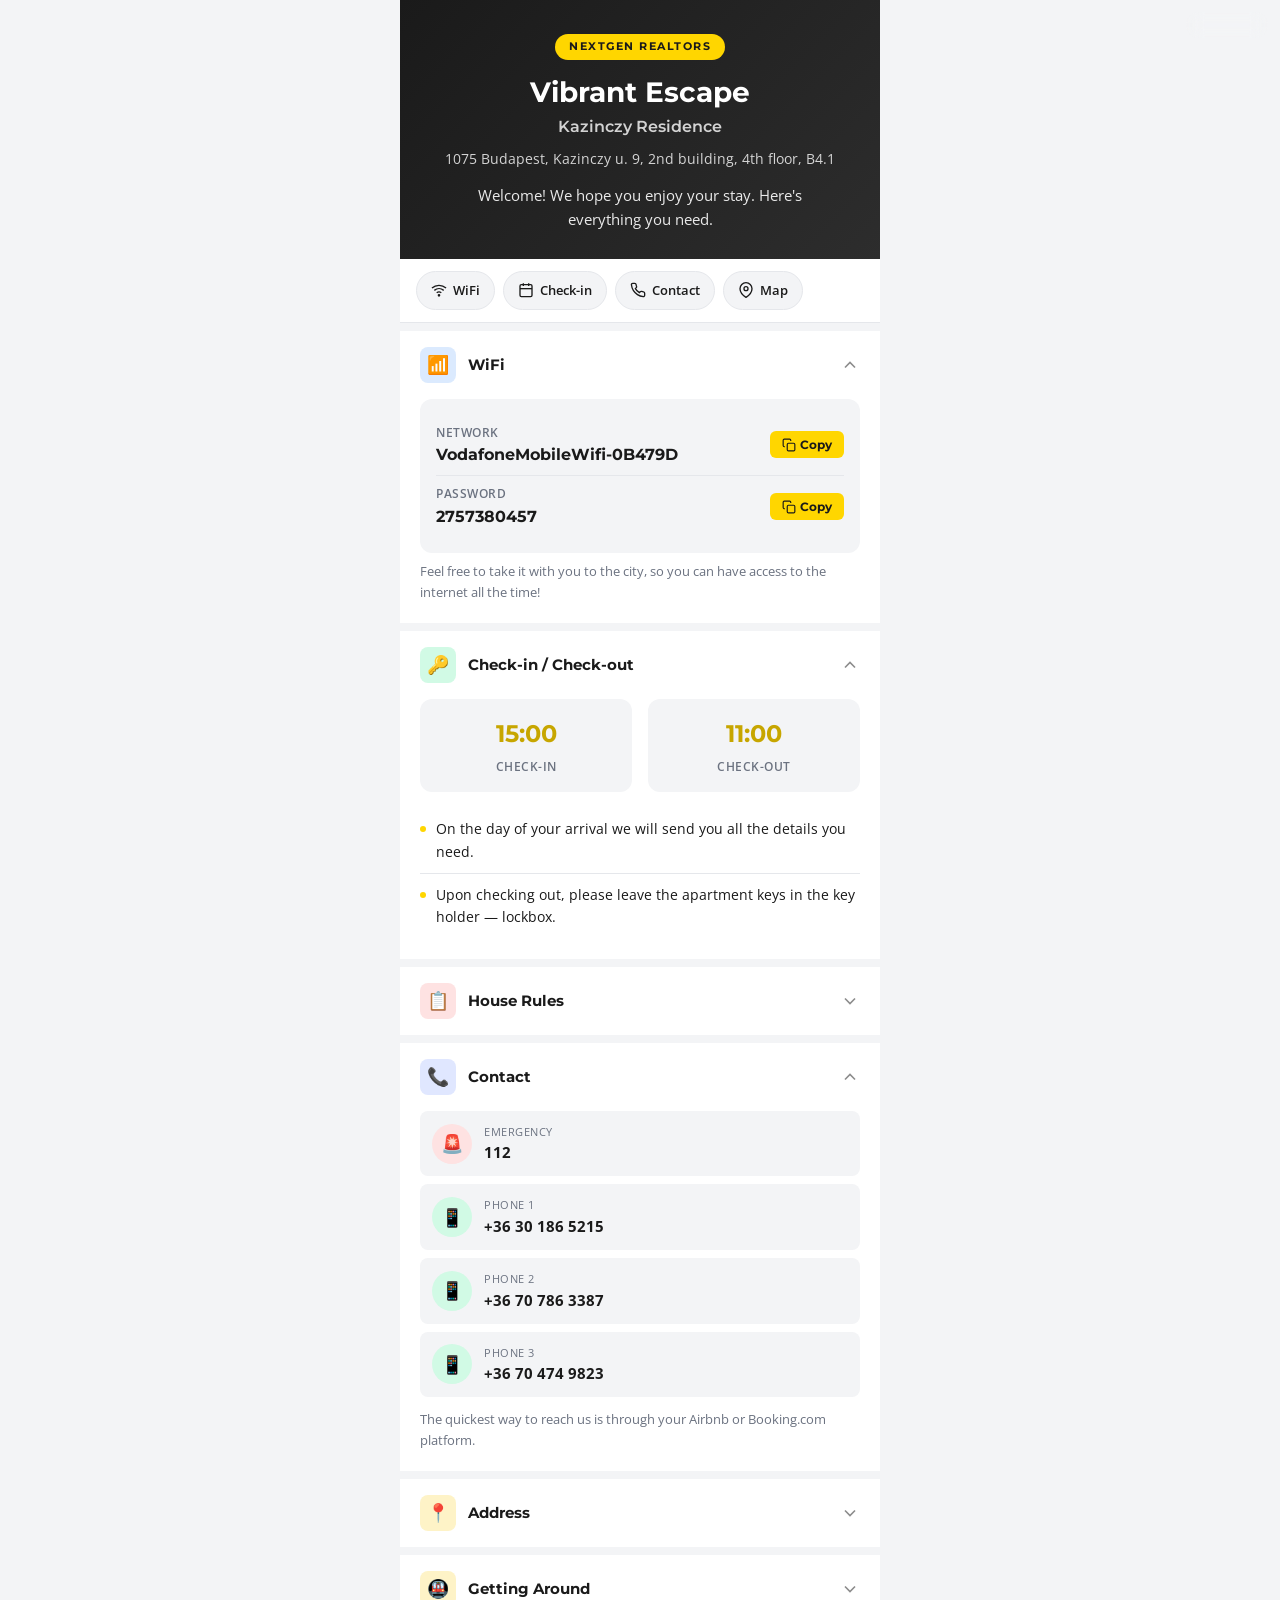
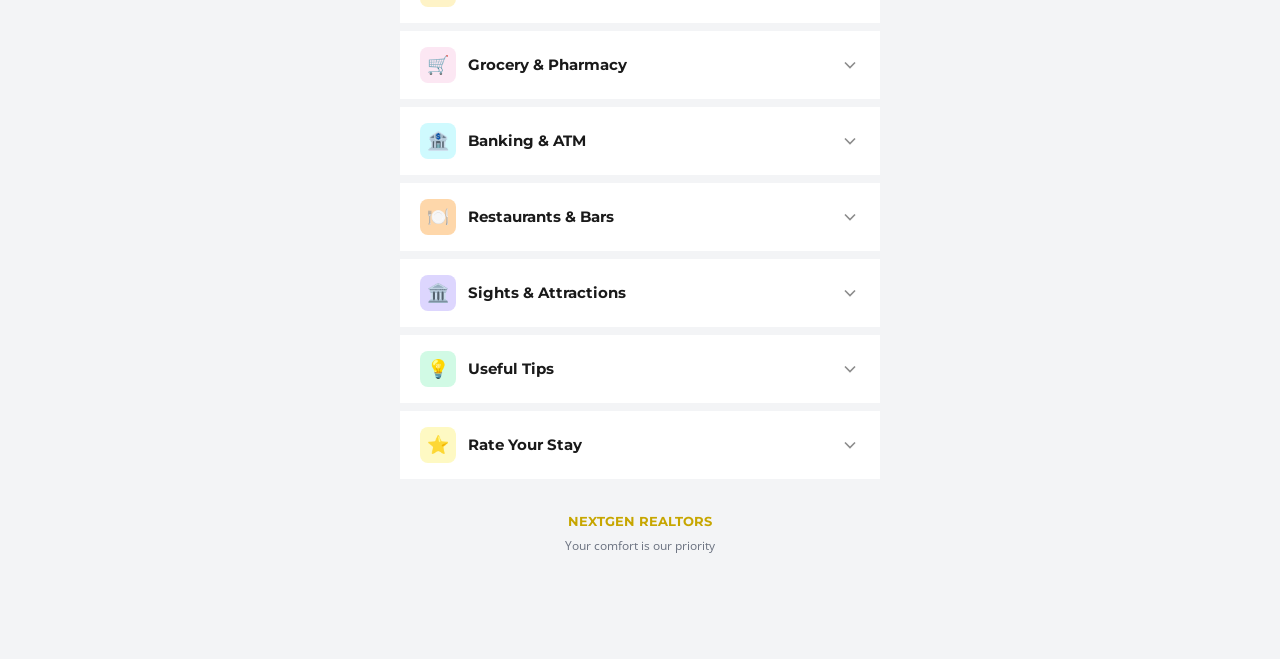
<file: g/k7f2m9x4q1/index.html>
<!DOCTYPE html>
<html lang="en">
<head>
  <meta charset="UTF-8">
  <meta name="viewport" content="width=device-width, initial-scale=1.0">
  <title>Kazinczy Residence — Guest Guide</title>
  <link rel="preconnect" href="https://fonts.googleapis.com">
  <link href="https://fonts.googleapis.com/css2?family=Montserrat:wght@600;700;800&family=Open+Sans:wght@400;600;700&display=swap" rel="stylesheet">
  <link rel="stylesheet" href="../../shared.css">
</head>
<body>

<!-- Language Toggle -->
<div class="lang-toggle">
  <button class="lang-btn active" data-lang="en">EN</button>
  <button class="lang-btn" data-lang="hu">HU</button>
</div>

<div class="page-wrap">

  <!-- ===== HERO ===== -->
  <div class="hero">
    <div class="hero-badge">NEXTGEN REALTORS</div>
    <h1>Vibrant Escape</h1>
    <h2 style="font-size:16px;font-weight:600;opacity:.8;margin-bottom:12px">Kazinczy Residence</h2>
    <p class="hero-address">1075 Budapest, Kazinczy u. 9, 2nd building, 4th floor, B4.1</p>
    <p class="hero-welcome" data-en="Welcome! We hope you enjoy your stay. Here's everything you need." data-hu="Üdvözöljük! Kellemes tartózkodást kívánunk. Itt talál minden fontos információt.">Welcome! We hope you enjoy your stay. Here's everything you need.</p>
  </div>

  <!-- ===== QUICK ACTIONS ===== -->
  <div class="quick-bar">
    <a href="#wifi" class="quick-btn" onclick="openSection('wifi')">
      <svg viewBox="0 0 24 24" fill="none" stroke="currentColor" stroke-width="2"><path d="M5 12.55a11 11 0 0 1 14.08 0"/><path d="M1.42 9a16 16 0 0 1 21.16 0"/><path d="M8.53 16.11a6 6 0 0 1 6.95 0"/><circle cx="12" cy="20" r="1"/></svg>
      <span>WiFi</span>
    </a>
    <a href="#checkin" class="quick-btn" onclick="openSection('checkin')">
      <svg viewBox="0 0 24 24" fill="none" stroke="currentColor" stroke-width="2"><rect x="3" y="4" width="18" height="18" rx="2"/><line x1="16" y1="2" x2="16" y2="6"/><line x1="8" y1="2" x2="8" y2="6"/><line x1="3" y1="10" x2="21" y2="10"/></svg>
      <span>Check-in</span>
    </a>
    <a href="#contact" class="quick-btn" onclick="openSection('contact')">
      <svg viewBox="0 0 24 24" fill="none" stroke="currentColor" stroke-width="2"><path d="M22 16.92v3a2 2 0 0 1-2.18 2 19.79 19.79 0 0 1-8.63-3.07 19.5 19.5 0 0 1-6-6 19.79 19.79 0 0 1-3.07-8.67A2 2 0 0 1 4.11 2h3a2 2 0 0 1 2 1.72c.127.96.361 1.903.7 2.81a2 2 0 0 1-.45 2.11L8.09 9.91a16 16 0 0 0 6 6l1.27-1.27a2 2 0 0 1 2.11-.45c.907.339 1.85.573 2.81.7A2 2 0 0 1 22 16.92z"/></svg>
      <span data-en="Contact" data-hu="Kapcsolat">Contact</span>
    </a>
    <a href="https://www.google.com/maps/search/?api=1&query=1075+Budapest+Kazinczy+u.+9" target="_blank" class="quick-btn">
      <svg viewBox="0 0 24 24" fill="none" stroke="currentColor" stroke-width="2"><path d="M21 10c0 7-9 13-9 13s-9-6-9-13a9 9 0 0 1 18 0z"/><circle cx="12" cy="10" r="3"/></svg>
      <span data-en="Map" data-hu="Térkép">Map</span>
    </a>
  </div>

  <!-- ===== WIFI ===== -->
  <div class="section open" id="wifi">
    <button class="section-header">
      <div class="section-icon wifi">📶</div>
      <span class="section-title" data-en="WiFi" data-hu="WiFi">WiFi</span>
      <svg class="section-chevron" viewBox="0 0 24 24" fill="none" stroke="currentColor" stroke-width="2"><polyline points="6 9 12 15 18 9"/></svg>
    </button>
    <div class="section-body">
      <div class="section-content">
        <div class="wifi-card">
          <div class="wifi-row">
            <div>
              <div class="wifi-label" data-en="Network" data-hu="Hálózat">Network</div>
              <div class="wifi-value">VodafoneMobileWifi-0B479D</div>
            </div>
            <button class="copy-btn" data-copy="VodafoneMobileWifi-0B479D">
              <svg viewBox="0 0 24 24" fill="none" stroke="currentColor" stroke-width="2"><rect x="9" y="9" width="13" height="13" rx="2"/><path d="M5 15H4a2 2 0 0 1-2-2V4a2 2 0 0 1 2-2h9a2 2 0 0 1 2 2v1"/></svg>
              <span data-en="Copy" data-hu="Másolás">Copy</span>
            </button>
          </div>
          <div class="wifi-row">
            <div>
              <div class="wifi-label" data-en="Password" data-hu="Jelszó">Password</div>
              <div class="wifi-value">2757380457</div>
            </div>
            <button class="copy-btn" data-copy="2757380457">
              <svg viewBox="0 0 24 24" fill="none" stroke="currentColor" stroke-width="2"><rect x="9" y="9" width="13" height="13" rx="2"/><path d="M5 15H4a2 2 0 0 1-2-2V4a2 2 0 0 1 2-2h9a2 2 0 0 1 2 2v1"/></svg>
              <span data-en="Copy" data-hu="Másolás">Copy</span>
            </button>
          </div>
        </div>
        <p class="text-sm text-muted" data-en="Feel free to take it with you to the city, so you can have access to the internet all the time!" data-hu="Nyugodtan vigye magával a városba, hogy mindig legyen internet-hozzáférése!">Feel free to take it with you to the city, so you can have access to the internet all the time!</p>
      </div>
    </div>
  </div>

  <!-- ===== CHECK-IN / CHECK-OUT ===== -->
  <div class="section open" id="checkin">
    <button class="section-header">
      <div class="section-icon checkin">🔑</div>
      <span class="section-title" data-en="Check-in / Check-out" data-hu="Bejelentkezés / Kijelentkezés">Check-in / Check-out</span>
      <svg class="section-chevron" viewBox="0 0 24 24" fill="none" stroke="currentColor" stroke-width="2"><polyline points="6 9 12 15 18 9"/></svg>
    </button>
    <div class="section-body">
      <div class="section-content">
        <div class="timeline">
          <div class="timeline-item">
            <div class="timeline-time">15:00</div>
            <div class="timeline-label">Check-in</div>
          </div>
          <div class="timeline-item">
            <div class="timeline-time">11:00</div>
            <div class="timeline-label">Check-out</div>
          </div>
        </div>
        <ul class="info-list">
          <li class="info-item">
            <span class="bullet"></span>
            <span data-en="On the day of your arrival we will send you all the details you need." data-hu="Érkezése napján elküldjük az összes szükséges információt.">On the day of your arrival we will send you all the details you need.</span>
          </li>
          <li class="info-item">
            <span class="bullet"></span>
            <span data-en="Upon checking out, please leave the apartment keys in the key holder — lockbox." data-hu="Kijelentkezéskor kérjük, hagyja a kulcsokat a kulcstartóban — lockbox.">Upon checking out, please leave the apartment keys in the key holder — lockbox.</span>
          </li>
        </ul>
      </div>
    </div>
  </div>

  <!-- ===== HOUSE RULES ===== -->
  <div class="section" id="rules">
    <button class="section-header">
      <div class="section-icon rules">📋</div>
      <span class="section-title" data-en="House Rules" data-hu="Házszabályzat">House Rules</span>
      <svg class="section-chevron" viewBox="0 0 24 24" fill="none" stroke="currentColor" stroke-width="2"><polyline points="6 9 12 15 18 9"/></svg>
    </button>
    <div class="section-body">
      <div class="section-content">
        <ul class="info-list">
          <li class="info-item">
            <span class="bullet"></span>
            <span data-en="The apartment and the whole building are NON-SMOKING." data-hu="Az apartmanban és az egész épületben TILOS a dohányzás.">The apartment and the whole building are NON-SMOKING.</span>
          </li>
          <li class="info-item">
            <span class="bullet"></span>
            <span data-en="Avoid making noise after 9 PM and please be generally mindful of the neighborhood." data-hu="21 óra után kerülje a hangoskodást, és legyen tekintettel a szomszédokra.">Avoid making noise after 9 PM and please be generally mindful of the neighborhood.</span>
          </li>
        </ul>
        <div class="tip-box mt-12" data-en="💧 The tap water is drinkable and of good quality." data-hu="💧 A csapvíz iható és jó minőségű.">💧 The tap water is drinkable and of good quality.</div>
      </div>
    </div>
  </div>

  <!-- ===== CONTACT ===== -->
  <div class="section open" id="contact">
    <button class="section-header">
      <div class="section-icon contact">📞</div>
      <span class="section-title" data-en="Contact" data-hu="Kapcsolat">Contact</span>
      <svg class="section-chevron" viewBox="0 0 24 24" fill="none" stroke="currentColor" stroke-width="2"><polyline points="6 9 12 15 18 9"/></svg>
    </button>
    <div class="section-body">
      <div class="section-content">
        <a href="tel:112" class="contact-card">
          <div class="icon emergency">🚨</div>
          <div>
            <div class="label" data-en="Emergency" data-hu="Segélyhívó">Emergency</div>
            <div class="value">112</div>
          </div>
        </a>
        <a href="tel:+36301865215" class="contact-card">
          <div class="icon phone">📱</div>
          <div>
            <div class="label" data-en="Phone 1" data-hu="Telefon 1">Phone 1</div>
            <div class="value">+36 30 186 5215</div>
          </div>
        </a>
        <a href="tel:+36707863387" class="contact-card">
          <div class="icon phone">📱</div>
          <div>
            <div class="label" data-en="Phone 2" data-hu="Telefon 2">Phone 2</div>
            <div class="value">+36 70 786 3387</div>
          </div>
        </a>
        <a href="tel:+36704749823" class="contact-card">
          <div class="icon phone">📱</div>
          <div>
            <div class="label" data-en="Phone 3" data-hu="Telefon 3">Phone 3</div>
            <div class="value">+36 70 474 9823</div>
          </div>
        </a>
        <p class="text-sm text-muted mt-12" data-en="The quickest way to reach us is through your Airbnb or Booking.com platform." data-hu="A leggyorsabb módja az elérésünknek, ha az Airbnb vagy Booking.com felületén ír nekünk.">The quickest way to reach us is through your Airbnb or Booking.com platform.</p>
      </div>
    </div>
  </div>

  <!-- ===== ADDRESS ===== -->
  <div class="section" id="address">
    <button class="section-header">
      <div class="section-icon transport">📍</div>
      <span class="section-title" data-en="Address" data-hu="Cím">Address</span>
      <svg class="section-chevron" viewBox="0 0 24 24" fill="none" stroke="currentColor" stroke-width="2"><polyline points="6 9 12 15 18 9"/></svg>
    </button>
    <div class="section-body">
      <div class="section-content">
        <p style="font-weight:700;font-size:15px;margin-bottom:12px">1075 Budapest, Kazinczy u. 9, 2nd building, 4th floor, B4.1</p>
        <div class="address-block">
          <button class="copy-btn" data-copy="1075 Budapest, Kazinczy u. 9">
            <svg viewBox="0 0 24 24" fill="none" stroke="currentColor" stroke-width="2"><rect x="9" y="9" width="13" height="13" rx="2"/><path d="M5 15H4a2 2 0 0 1-2-2V4a2 2 0 0 1 2-2h9a2 2 0 0 1 2 2v1"/></svg>
            <span data-en="Copy address" data-hu="Cím másolása">Copy address</span>
          </button>
          <a href="https://www.google.com/maps/search/?api=1&query=1075+Budapest+Kazinczy+u.+9" target="_blank" class="maps-btn">
            <svg viewBox="0 0 24 24" fill="none" stroke="currentColor" stroke-width="2"><path d="M21 10c0 7-9 13-9 13s-9-6-9-13a9 9 0 0 1 18 0z"/><circle cx="12" cy="10" r="3"/></svg>
            <span data-en="Navigate" data-hu="Navigálás">Navigate</span>
          </a>
        </div>
      </div>
    </div>
  </div>

  <!-- ===== TRANSPORT ===== -->
  <div class="section" id="transport">
    <button class="section-header">
      <div class="section-icon transport">🚇</div>
      <span class="section-title" data-en="Getting Around" data-hu="Közlekedés">Getting Around</span>
      <svg class="section-chevron" viewBox="0 0 24 24" fill="none" stroke="currentColor" stroke-width="2"><polyline points="6 9 12 15 18 9"/></svg>
    </button>
    <div class="section-body">
      <div class="section-content">
        <h4 class="mb-8" data-en="🚕 Taxi" data-hu="🚕 Taxi">🚕 Taxi</h4>
        <p class="text-sm mb-12" data-en="We always recommend using the &quot;Bolt&quot; application. We are also happy to help and book a taxi for you." data-hu="Mindig a &quot;Bolt&quot; alkalmazást ajánljuk. Szívesen segítünk taxit rendelni is.">We always recommend using the "Bolt" application. We are also happy to help and book a taxi for you.</p>

        <h4 class="mb-8" data-en="🚌 Public Transportation" data-hu="🚌 Tömegközlekedés">🚌 Public Transportation</h4>
        <ul class="info-list">
          <li class="info-item">
            <span class="bullet"></span>
            <span data-en="The closest bus stop is called Uránia, 2 minutes away by walk." data-hu="A legközelebbi buszmegálló az Uránia, 2 perc séta.">The closest bus stop is called Uránia, 2 minutes away by walk.</span>
          </li>
          <li class="info-item">
            <span class="bullet"></span>
            <span data-en="Astoria is the heart of the city, only 2 minutes away walking — access to Metro M2, M3." data-hu="Az Astoria a város szíve, 2 perc séta — M2, M3 metró elérhető.">Astoria is the heart of the city, only 2 minutes away walking — access to Metro M2, M3.</span>
          </li>
          <li class="info-item">
            <span class="bullet"></span>
            <span data-en="Blaha Lujza tér is also very close — Tram 4-6 available." data-hu="A Blaha Lujza tér is nagyon közel van — 4-6 villamos elérhető.">Blaha Lujza tér is also very close — Tram 4-6 available.</span>
          </li>
        </ul>
        <div class="tip-box mt-12" data-en="🎫 Tickets can be purchased by the Budapest Go app, or from the purple ticket machines at metro stops. The machines speak English." data-hu="🎫 Jegyeket a Budapest Go alkalmazásban vagy a lila jegyautomatákból vásárolhat a metróállomásokon. Az automaták angolul is működnek.">🎫 Tickets can be purchased by the Budapest Go app, or from the purple ticket machines at metro stops. The machines speak English.</div>

        <h4 class="mt-16 mb-8" data-en="🅿️ Parking & Car Rental" data-hu="🅿️ Parkolás & Autóbérlés">🅿️ Parking & Car Rental</h4>
        <ul class="info-list">
          <li class="info-item">
            <span class="bullet"></span>
            <span data-en="Street parking: Mon–Fri 8 AM – 10 PM (paid). Weekends: free." data-hu="Utcai parkolás: Hé–Pé 8:00–22:00 (fizetős). Hétvégén: ingyenes.">Street parking: Mon–Fri 8 AM – 10 PM (paid). Weekends: free.</span>
          </li>
          <li class="info-item">
            <span class="bullet"></span>
            <span data-en="Parking garage nearby: Budapest, Nyár u. 22, 10744." data-hu="Parkolóház a közelben: Budapest, Nyár u. 22, 10744.">Parking garage nearby: Budapest, Nyár u. 22, 10744.</span>
          </li>
          <li class="info-item">
            <span class="bullet"></span>
            <span data-en="Car rental: Budapest, Erzsébet krt. 7, 1073." data-hu="Autókölcsönző: Budapest, Erzsébet krt. 7, 1073.">Car rental: Budapest, Erzsébet krt. 7, 1073.</span>
          </li>
        </ul>
      </div>
    </div>
  </div>

  <!-- ===== GROCERY ===== -->
  <div class="section" id="grocery">
    <button class="section-header">
      <div class="section-icon grocery">🛒</div>
      <span class="section-title" data-en="Grocery & Pharmacy" data-hu="Bevásárlás & Gyógyszertár">Grocery & Pharmacy</span>
      <svg class="section-chevron" viewBox="0 0 24 24" fill="none" stroke="currentColor" stroke-width="2"><polyline points="6 9 12 15 18 9"/></svg>
    </button>
    <div class="section-body">
      <div class="section-content">
        <div class="place-card">
          <div class="place-name">Tesco Express</div>
          <div class="place-desc" data-en="2 minutes walk, open mostly all the time" data-hu="2 perc séta, szinte mindig nyitva">2 minutes walk, open mostly all the time</div>
          <div class="place-address">Budapest, Rákóczi út 20, 1072</div>
          <a href="https://www.google.com/maps/search/?api=1&query=Tesco+Express+R%C3%A1k%C3%B3czi+%C3%BAt+20+Budapest" target="_blank" class="place-link">
            <svg viewBox="0 0 24 24" fill="none" stroke="currentColor" stroke-width="2"><path d="M21 10c0 7-9 13-9 13s-9-6-9-13a9 9 0 0 1 18 0z"/><circle cx="12" cy="10" r="3"/></svg>
            <span data-en="Open in Maps" data-hu="Megnyitás térképen">Open in Maps</span>
          </a>
        </div>
        <div class="place-card">
          <div class="place-name" data-en="Pharmacy" data-hu="Gyógyszertár">Pharmacy</div>
          <div class="place-address">Budapest, Rákóczi út 39, 1088</div>
          <a href="https://www.google.com/maps/search/?api=1&query=Gy%C3%B3gyszert%C3%A1r+R%C3%A1k%C3%B3czi+%C3%BAt+39+Budapest" target="_blank" class="place-link">
            <svg viewBox="0 0 24 24" fill="none" stroke="currentColor" stroke-width="2"><path d="M21 10c0 7-9 13-9 13s-9-6-9-13a9 9 0 0 1 18 0z"/><circle cx="12" cy="10" r="3"/></svg>
            <span data-en="Open in Maps" data-hu="Megnyitás térképen">Open in Maps</span>
          </a>
        </div>
      </div>
    </div>
  </div>

  <!-- ===== BANKING ===== -->
  <div class="section" id="banking">
    <button class="section-header">
      <div class="section-icon bank">🏦</div>
      <span class="section-title" data-en="Banking & ATM" data-hu="Bankolás & ATM">Banking & ATM</span>
      <svg class="section-chevron" viewBox="0 0 24 24" fill="none" stroke="currentColor" stroke-width="2"><polyline points="6 9 12 15 18 9"/></svg>
    </button>
    <div class="section-body">
      <div class="section-content">
        <ul class="info-list">
          <li class="info-item">
            <span class="bullet"></span>
            <span data-en="BANK is very close at Corvin Palace, Blaha Lujza tér 1, 1085." data-hu="BANK a közelben: Corvin Palace, Blaha Lujza tér 1, 1085.">BANK is very close at Corvin Palace, Blaha Lujza tér 1, 1085.</span>
          </li>
          <li class="info-item">
            <span class="bullet"></span>
            <span data-en="Different banks available at Astoria square." data-hu="Több bank is elérhető az Astoria téren.">Different banks available at Astoria square.</span>
          </li>
        </ul>
      </div>
    </div>
  </div>

  <!-- ===== RESTAURANTS ===== -->
  <div class="section" id="restaurants">
    <button class="section-header">
      <div class="section-icon food">🍽️</div>
      <span class="section-title" data-en="Restaurants & Bars" data-hu="Éttermek & Bárok">Restaurants & Bars</span>
      <svg class="section-chevron" viewBox="0 0 24 24" fill="none" stroke="currentColor" stroke-width="2"><polyline points="6 9 12 15 18 9"/></svg>
    </button>
    <div class="section-body">
      <div class="section-content">
        <div class="cat-filter">
          <button class="cat-btn active" data-filter="all" data-en="All" data-hu="Összes">All</button>
          <button class="cat-btn" data-filter="hungarian" data-en="Hungarian" data-hu="Magyar">Hungarian</button>
          <button class="cat-btn" data-filter="fine" data-en="Fine Dining" data-hu="Fine Dining">Fine Dining</button>
          <button class="cat-btn" data-filter="breakfast" data-en="Breakfast" data-hu="Reggeli">Breakfast</button>
          <button class="cat-btn" data-filter="coffee" data-en="Coffee" data-hu="Kávézó">Coffee</button>
          <button class="cat-btn" data-filter="pub" data-en="Ruin Pubs" data-hu="Romkocsmák">Ruin Pubs</button>
          <button class="cat-btn" data-filter="wine" data-en="Wine Bars" data-hu="Borozók">Wine Bars</button>
          <button class="cat-btn" data-filter="street" data-en="Street Food" data-hu="Street Food">Street Food</button>
        </div>

        <!-- Hungarian -->
        <div class="place-card" data-cat="hungarian">
          <div class="place-name">Stand 25</div>
          <div class="place-desc" data-en="Popular Hungarian food, not too cheap but excellent quality." data-hu="Népszerű magyar ételek, nem olcsó, de kiváló minőség.">Popular Hungarian food, not too cheap but excellent quality.</div>
        </div>
        <div class="place-card" data-cat="hungarian">
          <div class="place-name">Pozsonyi Kisvendéglő</div>
          <div class="place-desc" data-en="Traditional Hungarian cuisine, cozy atmosphere." data-hu="Hagyományos magyar konyha, hangulatos környezet.">Traditional Hungarian cuisine, cozy atmosphere.</div>
        </div>
        <div class="place-card" data-cat="hungarian">
          <div class="place-name">Séf Asztala</div>
          <div class="place-desc" data-en="Chef's table experience with Hungarian flavors." data-hu="Séf asztala élmény magyar ízekkel.">Chef's table experience with Hungarian flavors.</div>
        </div>
        <div class="place-card" data-cat="hungarian">
          <div class="place-name">Rosenstein</div>
          <div class="place-desc" data-en="Great Hungarian and Jewish courses, close to Keleti station." data-hu="Kiváló magyar és zsidó konyha, a Keleti pályaudvar közelében.">Great Hungarian and Jewish courses, close to Keleti station.</div>
          <div class="place-address">Mosonyi utca 3</div>
        </div>
        <div class="place-card" data-cat="hungarian">
          <div class="place-name">Great Market Hall</div>
          <div class="place-desc" data-en="Kiosks at the upper floor — popular Hungarian food among tourists and locals." data-hu="Az emeleti kioskok — népszerű magyar ételek turisták és helyiek körében.">Kiosks at the upper floor — popular Hungarian food among tourists and locals.</div>
        </div>

        <!-- Fine Dining -->
        <div class="place-card" data-cat="fine">
          <div class="place-name">Tom George</div>
          <div class="place-desc" data-en="Good Italian restaurant, although quite expensive." data-hu="Jó olasz étterem, bár elég drága.">Good Italian restaurant, although quite expensive.</div>
          <div class="place-address">Október 6. utca 8</div>
        </div>
        <div class="place-card" data-cat="fine">
          <div class="place-name">Borkonyha ⭐</div>
          <div class="place-desc" data-en="Michelin-starred restaurant. Perfect for fine dining lovers." data-hu="Michelin-csillagos étterem. Tökéletes a fine dining rajongóknak.">Michelin-starred restaurant. Perfect for fine dining lovers.</div>
          <div class="place-address">Sas utca 3</div>
        </div>
        <div class="place-card" data-cat="fine">
          <div class="place-name">Pampas</div>
          <div class="place-desc" data-en="Argentinian Steak house, close to Szabadság bridge." data-hu="Argentin steakház, a Szabadság híd közelében.">Argentinian Steak house, close to Szabadság bridge.</div>
          <div class="place-address">Vámház körút 6</div>
        </div>

        <!-- Breakfast -->
        <div class="place-card" data-cat="breakfast">
          <div class="place-name">Farger</div>
          <div class="place-desc" data-en="At the crossing of Szabadság tér and Zoltán utca." data-hu="A Szabadság tér és Zoltán utca sarkán.">At the crossing of Szabadság tér and Zoltán utca.</div>
        </div>
        <div class="place-card" data-cat="breakfast">
          <div class="place-name">Gerlóczy Café</div>
          <div class="place-desc" data-en="The hosts' favorite breakfast place! Very good restaurant with excellent breakfast." data-hu="A házigazdák kedvenc reggeliző helye! Kiváló étterem, kiváló reggelivel.">The hosts' favorite breakfast place! Very good restaurant with excellent breakfast.</div>
          <div class="place-address">Gerlóczy utca 1, 5th district</div>
        </div>

        <!-- Vegetarian -->
        <div class="place-card" data-cat="breakfast">
          <div class="place-name">Napfényes Étterem 🌱</div>
          <div class="place-desc" data-en="Voted the best vegetarian restaurant in Budapest." data-hu="Budapest legjobb vegetáriánus éttermének választották.">Voted the best vegetarian restaurant in Budapest.</div>
          <div class="place-address" data-en="39, Rózsa utca (7th) & 2, Ferenciek tere (5th)" data-hu="Rózsa utca 39 (VII.) & Ferenciek tere 2 (V.)">39, Rózsa utca (7th) & 2, Ferenciek tere (5th)</div>
        </div>

        <!-- Coffee -->
        <div class="place-card" data-cat="coffee">
          <div class="place-name">Gerbaud</div>
          <div class="place-desc" data-en="Traditional coffee house at Vörösmarty tér. Beautiful building, evoking the 19th century." data-hu="Hagyományos kávéház a Vörösmarty téren. Gyönyörű épület, 19. századi hangulat.">Traditional coffee house at Vörösmarty tér. Beautiful building, evoking the 19th century.</div>
        </div>
        <div class="place-card" data-cat="coffee">
          <div class="place-name">New York Café</div>
          <div class="place-desc" data-en="Stunning interior, excellent confectionery. Erzsébet körút 9-11." data-hu="Lenyűgöző belső, kiváló sütemények. Erzsébet körút 9-11.">Stunning interior, excellent confectionery. Erzsébet körút 9-11.</div>
        </div>
        <div class="place-card" data-cat="coffee">
          <div class="place-name">My Little Melbourne</div>
          <div class="place-desc" data-en="Voted one of the best cafes in the world by Lonely Planet." data-hu="A Lonely Planet a világ egyik legjobb kávézójának választotta.">Voted one of the best cafes in the world by Lonely Planet.</div>
        </div>

        <!-- Ruin Pubs -->
        <div class="place-card" data-cat="pub">
          <div class="place-name">Szimpla Kert</div>
          <div class="place-desc" data-en="One of the first ruin pubs! A must-visit in Budapest." data-hu="Az egyik első romkocsma! Kötelező látogatás Budapesten.">One of the first ruin pubs! A must-visit in Budapest.</div>
          <div class="place-address">Kazinczy utca 14</div>
        </div>
        <div class="place-card" data-cat="pub">
          <div class="place-name">Instant</div>
          <div class="place-desc" data-en="Large ruin pub at Akácfa utca 49." data-hu="Nagy romkocsma az Akácfa utca 49-ben.">Large ruin pub at Akácfa utca 49.</div>
        </div>
        <div class="place-card" data-cat="pub">
          <div class="place-name">Bobek</div>
          <div class="place-desc" data-en="More affordable pub, popular among young adults." data-hu="Megfizethetőbb kocsma, népszerű a fiatalok körében.">More affordable pub, popular among young adults.</div>
          <div class="place-address">Kazinczy utca 53</div>
        </div>
        <div class="place-card" data-cat="pub">
          <div class="place-name">Champs Sport Pub</div>
          <div class="place-desc" data-en="Lots of screens, good beer and food, close to the Great Synagogue." data-hu="Sok képernyő, jó sör és étel, a Dohány utcai zsinagóga közelében.">Lots of screens, good beer and food, close to the Great Synagogue.</div>
          <div class="place-address">Dohány utca 20</div>
        </div>

        <!-- Wine Bars -->
        <div class="place-card" data-cat="wine">
          <div class="place-name">Doblo Wine Bar</div>
          <div class="place-desc" data-en="Good quality Hungarian wines. Corner of Dob and Holló streets." data-hu="Jó minőségű magyar borok. Dob és Holló utca sarkán.">Good quality Hungarian wines. Corner of Dob and Holló streets.</div>
          <div class="place-address">Dob utca 20</div>
        </div>
        <div class="place-card" data-cat="wine">
          <div class="place-name">DiVino</div>
          <div class="place-desc" data-en="Wine bars near the Basilica. Popular options." data-hu="Borozók a Bazilika közelében. Népszerű választás.">Wine bars near the Basilica. Popular options.</div>
          <div class="place-address">Szent István tér 3</div>
        </div>
        <div class="place-card" data-cat="wine">
          <div class="place-name">Kadarka</div>
          <div class="place-desc" data-en="Good wine bar on Király utca, near Gozsdu Udvar." data-hu="Jó borozó a Király utcán, a Gozsdu Udvar közelében.">Good wine bar on Király utca, near Gozsdu Udvar.</div>
        </div>

        <!-- International / Other -->
        <div class="place-card" data-cat="hungarian">
          <div class="place-name">Gozsdu Udvar</div>
          <div class="place-desc" data-en="Between Király and Dob streets — all types of restaurants and bars. Jamie Oliver's Pizzeria, Hungarian, Jewish, Thai, international." data-hu="A Király és Dob utca között — mindenféle étterem és bár. Jamie Oliver's Pizzeria, magyar, zsidó, thai, nemzetközi.">Between Király and Dob streets — all types of restaurants and bars. Jamie Oliver's Pizzeria, Hungarian, Jewish, Thai, international.</div>
        </div>
        <div class="place-card" data-cat="hungarian">
          <div class="place-name">Mosselen</div>
          <div class="place-desc" data-en="Good Belgian restaurant with good beers." data-hu="Jó belga étterem, jó sörökkel.">Good Belgian restaurant with good beers.</div>
          <div class="place-address">Pannónia utca 14</div>
        </div>
        <div class="place-card" data-cat="hungarian">
          <div class="place-name">Good Bar / Good Burger / Púder / Pata Negra</div>
          <div class="place-desc" data-en="Kecskeméti and Ráday utca area — all good options for Hungarian cuisine." data-hu="Kecskeméti és Ráday utca környéke — mind jó választás magyar konyhához.">Kecskeméti and Ráday utca area — all good options for Hungarian cuisine.</div>
        </div>

        <!-- Street Food -->
        <div class="place-card" data-cat="street">
          <div class="place-name">Karaván</div>
          <div class="place-desc" data-en="Street food court on Kazinczy utca — lángos, sausages, burgers." data-hu="Street food udvar a Kazinczy utcán — lángos, kolbász, burger.">Street food court on Kazinczy utca — lángos, sausages, burgers.</div>
        </div>
        <div class="place-card" data-cat="street">
          <div class="place-name">Pizza Me</div>
          <div class="place-desc" data-en="Excellent pizza slices, Italian ingredients. Deák tér and Király utca." data-hu="Kiváló pizzaszeletek, olasz alapanyagok. Deák tér és Király utca.">Excellent pizza slices, Italian ingredients. Deák tér and Király utca.</div>
        </div>

        <div class="warning-box mt-16" data-en="⚠️ TO BE AVOIDED: Váci street restaurants are widely known for overbilling and poor service." data-hu="⚠️ KERÜLENDŐ: A Váci utcai éttermek közismerten túlszámláznak és rossz a kiszolgálás.">⚠️ TO BE AVOIDED: Váci street restaurants are widely known for overbilling and poor service.</div>
      </div>
    </div>
  </div>

  <!-- ===== SIGHTS ===== -->
  <div class="section" id="sights">
    <button class="section-header">
      <div class="section-icon sights">🏛️</div>
      <span class="section-title" data-en="Sights & Attractions" data-hu="Látnivalók">Sights & Attractions</span>
      <svg class="section-chevron" viewBox="0 0 24 24" fill="none" stroke="currentColor" stroke-width="2"><polyline points="6 9 12 15 18 9"/></svg>
    </button>
    <div class="section-body">
      <div class="section-content">
        <h4 class="mb-12" data-en="Must See" data-hu="Kötelező látnivalók">Must See</h4>

        <div class="sight-card">
          <div class="sight-name" data-en="Baths & Spas" data-hu="Fürdők">Baths & Spas</div>
          <div class="sight-desc" data-en="Széchenyi (Városliget, Metro M1), Rudas (Döbrentei tér), Gellért (Gellért tér)." data-hu="Széchenyi (Városliget, M1 metró), Rudas (Döbrentei tér), Gellért (Gellért tér).">Széchenyi (Városliget, Metro M1), Rudas (Döbrentei tér), Gellért (Gellért tér).</div>
          <span class="sight-badge" data-en="Top Pick" data-hu="Kiemelt">Top Pick</span>
        </div>

        <div class="sight-card">
          <div class="sight-name" data-en="Heroes' Square / Hősök Tere" data-hu="Hősök Tere">Heroes' Square / Hősök Tere</div>
          <div class="sight-desc" data-en="One of the major squares, famous for the Millennium Monument. Museums and Városliget nearby." data-hu="Az egyik legfontosabb tér, a Millenniumi Emlékmű. Múzeumok és a Városliget a közelben.">One of the major squares, famous for the Millennium Monument. Museums and Városliget nearby.</div>
        </div>

        <div class="sight-card">
          <div class="sight-name" data-en="The Castle" data-hu="A Vár">The Castle</div>
          <div class="sight-desc" data-en="Walk up from Lánchíd/Chain Bridge or take the funicular. Fisherman's Bastion, Matthias church, Labyrinth." data-hu="Sétáljon fel a Lánchídtól vagy vegyen siklót. Halászbástya, Mátyás-templom, Labirintus.">Walk up from Lánchíd/Chain Bridge or take the funicular. Fisherman's Bastion, Matthias church, Labyrinth.</div>
          <span class="sight-badge" data-en="Top Pick" data-hu="Kiemelt">Top Pick</span>
        </div>

        <div class="sight-card">
          <div class="sight-name" data-en="Parliament" data-hu="Országház">Parliament</div>
          <div class="sight-desc" data-en="Beautiful from outside. Guided tours available inside." data-hu="Kívülről gyönyörű. Belül vezetett túrák elérhetők.">Beautiful from outside. Guided tours available inside.</div>
        </div>

        <div class="sight-card">
          <div class="sight-name" data-en="Great Market Hall" data-hu="Központi Vásárcsarnok">Great Market Hall</div>
          <div class="sight-desc" data-en="End of Váci utca, close to Szabadság bridge. Best quality Hungarian food — salamis, goose liver." data-hu="A Váci utca végén, a Szabadság híd közelében. Legjobb magyar ételek — szalámi, libamáj.">End of Váci utca, close to Szabadság bridge. Best quality Hungarian food — salamis, goose liver.</div>
        </div>

        <div class="sight-card">
          <div class="sight-name" data-en="The Great Synagogue" data-hu="Dohány utcai Zsinagóga">The Great Synagogue</div>
          <div class="sight-desc" data-en="At Dohány utca 2 — the biggest synagogue in Europe. St. Stephen's Basilica at Szent István square — great view from the top." data-hu="Dohány utca 2 — Európa legnagyobb zsinagógája. A Szent István-bazilika a Szent István téren — szép kilátás felülről.">At Dohány utca 2 — the biggest synagogue in Europe. St. Stephen's Basilica at Szent István square — great view from the top.</div>
        </div>

        <div class="sight-card">
          <div class="sight-name" data-en="Opera House" data-hu="Operaház">Opera House</div>
          <div class="sight-desc" data-en="Andrássy út 22 — one of Budapest's most beautiful avenues, full of embassies." data-hu="Andrássy út 22 — Budapest egyik legszebb sugárútja, tele nagykövetségekkel.">Andrássy út 22 — one of Budapest's most beautiful avenues, full of embassies.</div>
        </div>

        <div class="sight-card">
          <div class="sight-name" data-en="Danube & Bridges" data-hu="Duna & Hidak">Danube & Bridges</div>
          <div class="sight-desc" data-en="The most beautiful part is between Erzsébet and Lánchíd — the oldest bridge in Budapest." data-hu="A legszebb szakasz az Erzsébet és Lánchíd között — Budapest legrégebbi hídja.">The most beautiful part is between Erzsébet and Lánchíd — the oldest bridge in Budapest.</div>
        </div>

        <div class="sight-card">
          <div class="sight-name" data-en="Vörösmarty tér" data-hu="Vörösmarty tér">Vörösmarty tér</div>
          <div class="sight-desc" data-en="Where Váci street ends. In December — famous Christmas fair." data-hu="A Váci utca vége. Decemberben — híres karácsonyi vásár.">Where Váci street ends. In December — famous Christmas fair.</div>
        </div>

        <div class="sight-card">
          <div class="sight-name" data-en="Giant Wheel" data-hu="Óriáskerék">Giant Wheel</div>
          <div class="sight-desc" data-en="At Erzsébet tér — a bit like the London Eye (might not operate all year)." data-hu="Az Erzsébet téren — hasonló a London Eye-hoz (nem feltétlenül üzemel egész évben).">At Erzsébet tér — a bit like the London Eye (might not operate all year).</div>
        </div>

        <h4 class="mt-16 mb-12" data-en="Hidden Gems" data-hu="Rejtett kincsek">Hidden Gems</h4>

        <div class="sight-card">
          <div class="sight-name">Pinball Museum</div>
          <div class="sight-desc" data-en="13th district, Radnóti Miklós utca 18. Over 130 pinball machines to play!" data-hu="XIII. kerület, Radnóti Miklós utca 18. Több mint 130 flipper, amivel játszhat!">13th district, Radnóti Miklós utca 18. Over 130 pinball machines to play!</div>
        </div>

        <div class="sight-card">
          <div class="sight-name">Hospital in the Rock</div>
          <div class="sight-desc" data-en="4/C Lovas út, 1st district. WWII hospital in caves under Castle Hill. Now a fascinating museum." data-hu="Lovas út 4/C, I. kerület. II. világháborús kórház a Várhegy barlangjában. Ma lenyűgöző múzeum.">4/C Lovas út, 1st district. WWII hospital in caves under Castle Hill. Now a fascinating museum.</div>
        </div>

        <div class="sight-card">
          <div class="sight-name" data-en="Gül Baba's Tomb" data-hu="Gül Baba Türbéje">Gül Baba's Tomb</div>
          <div class="sight-desc" data-en="14 Mecset utca, 2nd district. Turkish monk's tomb with a nice park around." data-hu="Mecset utca 14, II. kerület. Török szerzetes sírja szép parkkal körülvéve.">14 Mecset utca, 2nd district. Turkish monk's tomb with a nice park around.</div>
        </div>

        <div class="sight-card">
          <div class="sight-name" data-en="Escape Rooms" data-hu="Szabadulószobák">Escape Rooms</div>
          <div class="sight-desc" data-en="Very popular in Hungary. Great fun, especially for groups!" data-hu="Nagyon népszerűek Magyarországon. Remek szórakozás, főleg csapatoknak!">Very popular in Hungary. Great fun, especially for groups!</div>
        </div>

        <div class="sight-card">
          <div class="sight-name">Károlyi Kert</div>
          <div class="sight-desc" data-en="Nice small park in the middle of downtown, next to Magyar utca." data-hu="Szép kis park a belváros közepén, a Magyar utca mellett.">Nice small park in the middle of downtown, next to Magyar utca.</div>
        </div>

        <div class="sight-card">
          <div class="sight-name" data-en="Museum of Illusions" data-hu="Illúziók Múzeuma">Museum of Illusions</div>
          <div class="sight-desc" data-en="Great fun for the whole family." data-hu="Remek szórakozás az egész családnak.">Great fun for the whole family.</div>
        </div>

        <div class="sight-card">
          <div class="sight-name">Uránia Film Theatre</div>
          <div class="sight-desc" data-en="21 Rákóczi út — the most beautiful cinema in Budapest. 19th century café upstairs." data-hu="Rákóczi út 21 — Budapest legszebb mozija. 19. századi kávéház az emeleten.">21 Rákóczi út — the most beautiful cinema in Budapest. 19th century café upstairs.</div>
        </div>

        <div class="sight-card">
          <div class="sight-name" data-en="Botanical Garden / Füvészkert" data-hu="Füvészkert">Botanical Garden / Füvészkert</div>
          <div class="sight-desc" data-en="25 Illés utca, district 8. Hundred-year-old trees, beautiful flowers. Bring a blanket for a picnic!" data-hu="Illés utca 25, VIII. kerület. Százéves fák, gyönyörű virágok. Vigyen pokrócot piknikhez!">25 Illés utca, district 8. Hundred-year-old trees, beautiful flowers. Bring a blanket for a picnic!</div>
        </div>

        <div class="sight-card">
          <div class="sight-name" data-en="Hidden Mini Statues" data-hu="Rejtett miniszobrok">Hidden Mini Statues</div>
          <div class="sight-desc" data-en="10-20 cm tall statues hidden around Budapest by Mihály Kolodko. A great treasure hunt! Search for 'Kolodko statues'." data-hu="10-20 cm magas szobrok elrejtve Budapest-szerte, Kolodko Mihály alkotásai. Remek kincskeresés! Keressen rá: 'Kolodko szobrok'.">10-20 cm tall statues hidden around Budapest by Mihály Kolodko. A great treasure hunt! Search for 'Kolodko statues'.</div>
        </div>

        <h4 class="mt-16 mb-12" data-en="For Kids & Families" data-hu="Gyerekeknek & Családoknak">For Kids & Families</h4>

        <div class="sight-card">
          <div class="sight-name" data-en="Budapest Zoo" data-hu="Budapesti Állatkert">Budapest Zoo</div>
          <div class="sight-desc" data-en="In the City Park (Városliget). Seal shows, gorillas, elephants." data-hu="A Városligetben. Fókabemutató, gorillák, elefántok.">In the City Park (Városliget). Seal shows, gorillas, elephants.</div>
        </div>
        <div class="sight-card">
          <div class="sight-name">Tropicarium</div>
          <div class="sight-desc" data-en="Shark zoo in Campona mall, 22nd district. Mainly water life." data-hu="Cápás zoo a Campona bevásárlóközpontban, XXII. kerület.">Shark zoo in Campona mall, 22nd district. Mainly water life.</div>
        </div>
        <div class="sight-card">
          <div class="sight-name">Kockapark / Brickpark</div>
          <div class="sight-desc" data-en="Lego exhibition with Lego installations, also in Campona mall." data-hu="Lego kiállítás Lego installációkkal, szintén a Campona bevásárlóközpontban.">Lego exhibition with Lego installations, also in Campona mall.</div>
        </div>
      </div>
    </div>
  </div>

  <!-- ===== TIPS ===== -->
  <div class="section" id="tips">
    <button class="section-header">
      <div class="section-icon tips">💡</div>
      <span class="section-title" data-en="Useful Tips" data-hu="Hasznos tippek">Useful Tips</span>
      <svg class="section-chevron" viewBox="0 0 24 24" fill="none" stroke="currentColor" stroke-width="2"><polyline points="6 9 12 15 18 9"/></svg>
    </button>
    <div class="section-body">
      <div class="section-content">
        <div class="tip-box" data-en="💧 The tap water is drinkable and of good quality." data-hu="💧 A csapvíz iható és jó minőségű.">💧 The tap water is drinkable and of good quality.</div>
        <div class="tip-box" data-en="💰 Tipping: The regular tip is around 10%. Some restaurants automatically add 15% service charge — check the bottom of your bill." data-hu="💰 Borravaló: A szokásos borravaló kb. 10%. Egyes éttermek automatikusan felszámítanak 15% szervizdíjat — ellenőrizze a számla alját.">💰 Tipping: The regular tip is around 10%. Some restaurants automatically add 15% service charge — check the bottom of your bill.</div>
        <div class="tip-box" data-en="🎫 Download the &quot;Budapest Go&quot; app for public transport tickets." data-hu="🎫 Töltse le a &quot;Budapest Go&quot; alkalmazást a tömegközlekedési jegyekhez.">🎫 Download the "Budapest Go" app for public transport tickets.</div>
        <div class="tip-box" data-en="🚕 Use the &quot;Bolt&quot; app for taxis — reliable and fair pricing." data-hu="🚕 Használja a &quot;Bolt&quot; alkalmazást taxihoz — megbízható és korrekt árazás.">🚕 Use the "Bolt" app for taxis — reliable and fair pricing.</div>
      </div>
    </div>
  </div>

  <!-- ===== FEEDBACK ===== -->
  <div class="section" id="feedback">
    <button class="section-header">
      <div class="section-icon feedback">⭐</div>
      <span class="section-title" data-en="Rate Your Stay" data-hu="Értékelje tartózkodását">Rate Your Stay</span>
      <svg class="section-chevron" viewBox="0 0 24 24" fill="none" stroke="currentColor" stroke-width="2"><polyline points="6 9 12 15 18 9"/></svg>
    </button>
    <div class="section-body">
      <div class="section-content" style="text-align:center">
        <p class="mb-12" data-en="We'd love to hear about your experience!" data-hu="Szívesen hallanánk a tapasztalatairól!">We'd love to hear about your experience!</p>
        <p class="text-sm text-muted" data-en="Please give us feedback and review our apartment at the website you booked your holiday." data-hu="Kérjük, értékeljen minket azon a weboldalon, ahol a szállást foglalta.">Please give us feedback and review our apartment at the website you booked your holiday.</p>
      </div>
    </div>
  </div>

  <!-- ===== FOOTER ===== -->
  <div class="footer">
    <div class="footer-brand">NEXTGEN REALTORS</div>
    <p data-en="Your comfort is our priority" data-hu="Az Ön kényelme a legfontosabb">Your comfort is our priority</p>
  </div>

</div>

<script src="../../shared.js"></script>
<script>
function openSection(id) {
  const section = document.getElementById(id);
  if (section && !section.classList.contains('open')) {
    section.classList.add('open');
  }
}
</script>
</body>
</html>
</file>
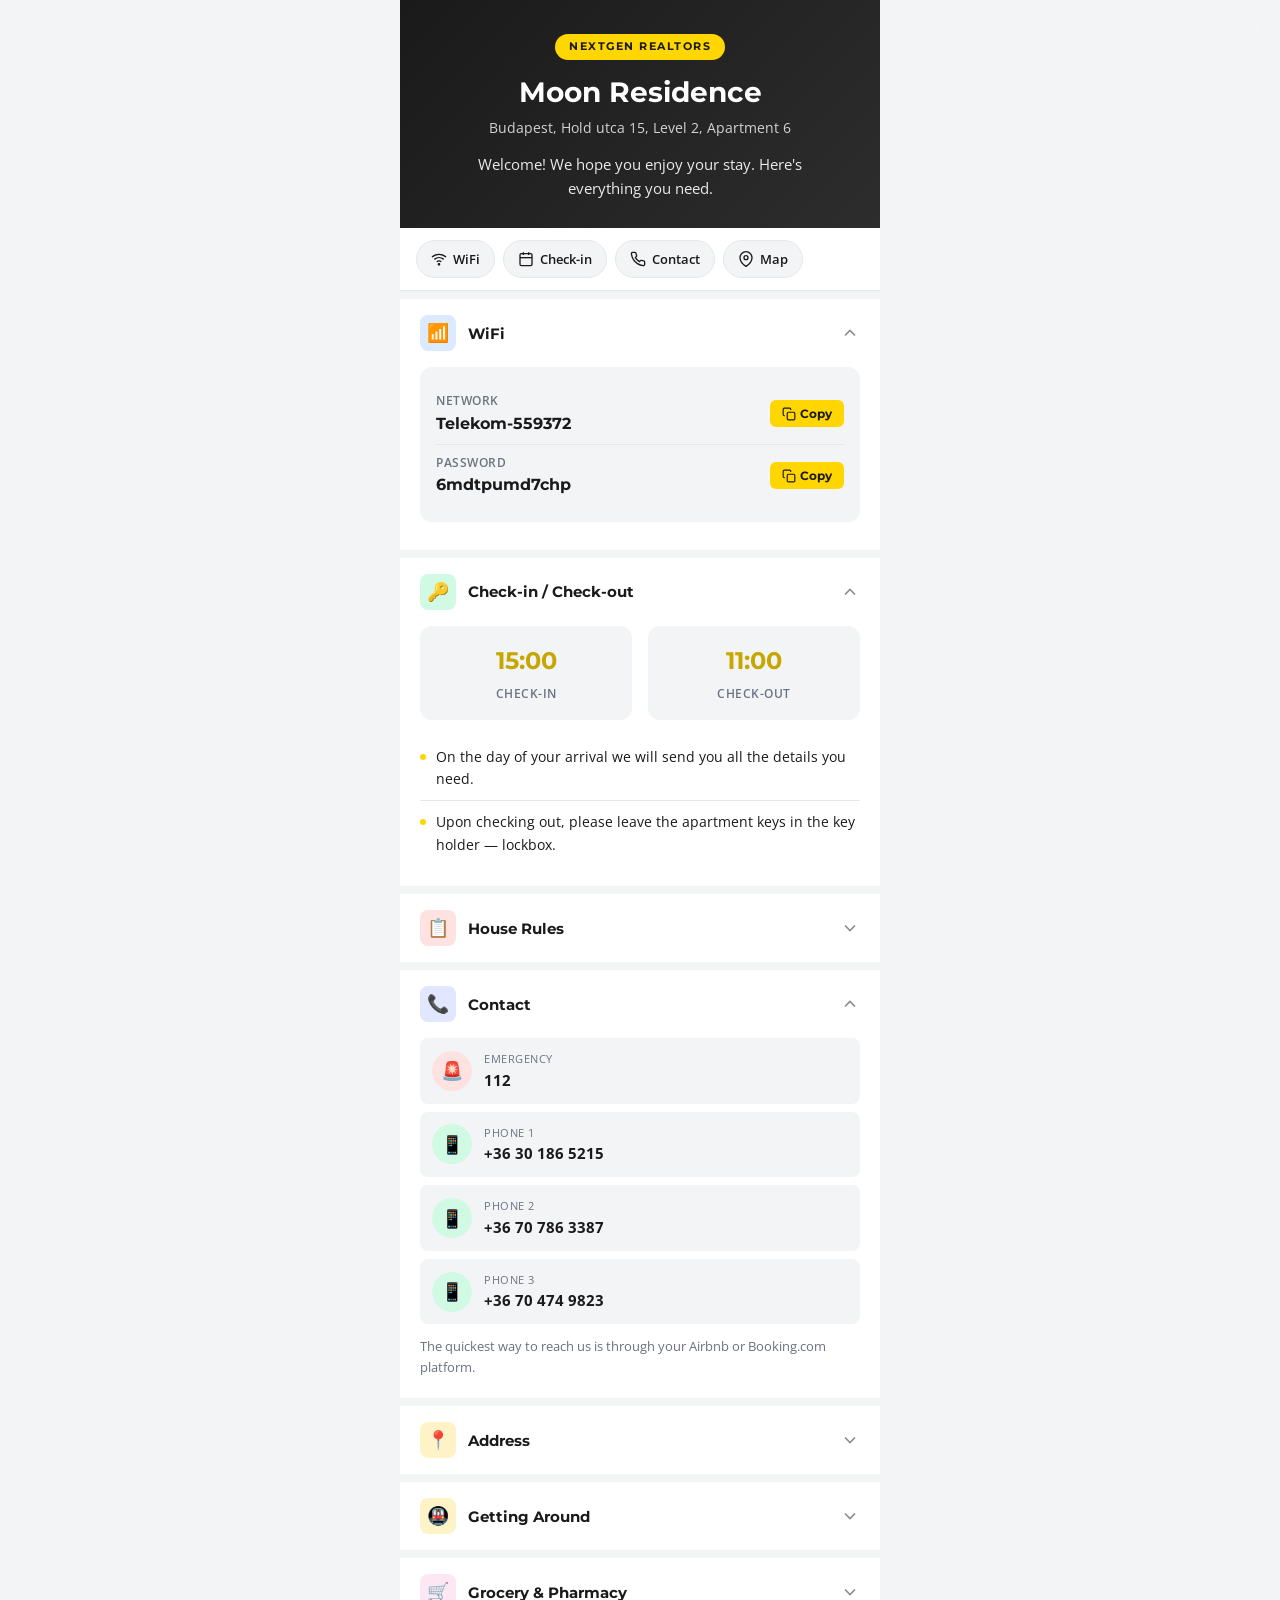
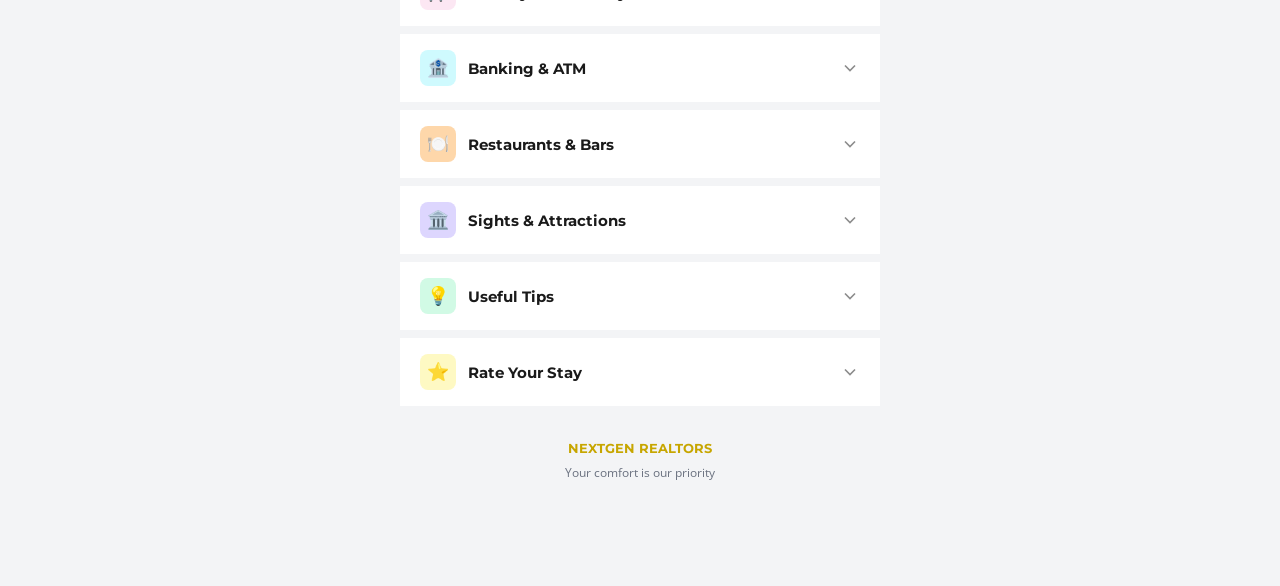
<file: g/m2x7d3f5a0/index.html>
<!DOCTYPE html>
<html lang="en">
<head>
  <meta charset="UTF-8">
  <meta name="viewport" content="width=device-width, initial-scale=1.0">
  <title>Moon Residence — Guest Guide</title>
  <link rel="preconnect" href="https://fonts.googleapis.com">
  <link href="https://fonts.googleapis.com/css2?family=Montserrat:wght@600;700;800&family=Open+Sans:wght@400;600;700&display=swap" rel="stylesheet">
  <link rel="stylesheet" href="../../shared.css">
</head>
<body>

<!-- Language Toggle -->
<div class="lang-toggle">
  <button class="lang-btn active" data-lang="en">EN</button>
  <button class="lang-btn" data-lang="hu">HU</button>
</div>

<div class="page-wrap">

  <!-- ===== HERO ===== -->
  <div class="hero">
    <div class="hero-badge">NEXTGEN REALTORS</div>
    <h1>Moon Residence</h1>
    <p class="hero-address">Budapest, Hold utca 15, Level 2, Apartment 6</p>
    <p class="hero-welcome" data-en="Welcome! We hope you enjoy your stay. Here's everything you need." data-hu="Üdvözöljük! Kellemes tartózkodást kívánunk. Itt talál minden fontos információt.">Welcome! We hope you enjoy your stay. Here's everything you need.</p>
  </div>

  <!-- ===== QUICK ACTIONS ===== -->
  <div class="quick-bar">
    <a href="#wifi" class="quick-btn" onclick="openSection('wifi')">
      <svg viewBox="0 0 24 24" fill="none" stroke="currentColor" stroke-width="2"><path d="M5 12.55a11 11 0 0 1 14.08 0"/><path d="M1.42 9a16 16 0 0 1 21.16 0"/><path d="M8.53 16.11a6 6 0 0 1 6.95 0"/><circle cx="12" cy="20" r="1"/></svg>
      <span>WiFi</span>
    </a>
    <a href="#checkin" class="quick-btn" onclick="openSection('checkin')">
      <svg viewBox="0 0 24 24" fill="none" stroke="currentColor" stroke-width="2"><rect x="3" y="4" width="18" height="18" rx="2"/><line x1="16" y1="2" x2="16" y2="6"/><line x1="8" y1="2" x2="8" y2="6"/><line x1="3" y1="10" x2="21" y2="10"/></svg>
      <span>Check-in</span>
    </a>
    <a href="#contact" class="quick-btn" onclick="openSection('contact')">
      <svg viewBox="0 0 24 24" fill="none" stroke="currentColor" stroke-width="2"><path d="M22 16.92v3a2 2 0 0 1-2.18 2 19.79 19.79 0 0 1-8.63-3.07 19.5 19.5 0 0 1-6-6 19.79 19.79 0 0 1-3.07-8.67A2 2 0 0 1 4.11 2h3a2 2 0 0 1 2 1.72c.127.96.361 1.903.7 2.81a2 2 0 0 1-.45 2.11L8.09 9.91a16 16 0 0 0 6 6l1.27-1.27a2 2 0 0 1 2.11-.45c.907.339 1.85.573 2.81.7A2 2 0 0 1 22 16.92z"/></svg>
      <span data-en="Contact" data-hu="Kapcsolat">Contact</span>
    </a>
    <a href="https://www.google.com/maps/search/?api=1&query=Budapest+Hold+utca+15" target="_blank" class="quick-btn">
      <svg viewBox="0 0 24 24" fill="none" stroke="currentColor" stroke-width="2"><path d="M21 10c0 7-9 13-9 13s-9-6-9-13a9 9 0 0 1 18 0z"/><circle cx="12" cy="10" r="3"/></svg>
      <span data-en="Map" data-hu="Térkép">Map</span>
    </a>
  </div>

  <!-- ===== WIFI ===== -->
  <div class="section open" id="wifi">
    <button class="section-header">
      <div class="section-icon wifi">📶</div>
      <span class="section-title" data-en="WiFi" data-hu="WiFi">WiFi</span>
      <svg class="section-chevron" viewBox="0 0 24 24" fill="none" stroke="currentColor" stroke-width="2"><polyline points="6 9 12 15 18 9"/></svg>
    </button>
    <div class="section-body">
      <div class="section-content">
        <div class="wifi-card">
          <div class="wifi-row">
            <div>
              <div class="wifi-label" data-en="Network" data-hu="Hálózat">Network</div>
              <div class="wifi-value">Telekom-559372</div>
            </div>
            <button class="copy-btn" data-copy="Telekom-559372">
              <svg viewBox="0 0 24 24" fill="none" stroke="currentColor" stroke-width="2"><rect x="9" y="9" width="13" height="13" rx="2"/><path d="M5 15H4a2 2 0 0 1-2-2V4a2 2 0 0 1 2-2h9a2 2 0 0 1 2 2v1"/></svg>
              <span data-en="Copy" data-hu="Másolás">Copy</span>
            </button>
          </div>
          <div class="wifi-row">
            <div>
              <div class="wifi-label" data-en="Password" data-hu="Jelszó">Password</div>
              <div class="wifi-value">6mdtpumd7chp</div>
            </div>
            <button class="copy-btn" data-copy="6mdtpumd7chp">
              <svg viewBox="0 0 24 24" fill="none" stroke="currentColor" stroke-width="2"><rect x="9" y="9" width="13" height="13" rx="2"/><path d="M5 15H4a2 2 0 0 1-2-2V4a2 2 0 0 1 2-2h9a2 2 0 0 1 2 2v1"/></svg>
              <span data-en="Copy" data-hu="Másolás">Copy</span>
            </button>
          </div>
        </div>
      </div>
    </div>
  </div>

  <!-- ===== CHECK-IN / CHECK-OUT ===== -->
  <div class="section open" id="checkin">
    <button class="section-header">
      <div class="section-icon checkin">🔑</div>
      <span class="section-title" data-en="Check-in / Check-out" data-hu="Bejelentkezés / Kijelentkezés">Check-in / Check-out</span>
      <svg class="section-chevron" viewBox="0 0 24 24" fill="none" stroke="currentColor" stroke-width="2"><polyline points="6 9 12 15 18 9"/></svg>
    </button>
    <div class="section-body">
      <div class="section-content">
        <div class="timeline">
          <div class="timeline-item">
            <div class="timeline-time">15:00</div>
            <div class="timeline-label">Check-in</div>
          </div>
          <div class="timeline-item">
            <div class="timeline-time">11:00</div>
            <div class="timeline-label">Check-out</div>
          </div>
        </div>
        <ul class="info-list">
          <li class="info-item">
            <span class="bullet"></span>
            <span data-en="On the day of your arrival we will send you all the details you need." data-hu="Érkezése napján elküldjük az összes szükséges információt.">On the day of your arrival we will send you all the details you need.</span>
          </li>
          <li class="info-item">
            <span class="bullet"></span>
            <span data-en="Upon checking out, please leave the apartment keys in the key holder — lockbox." data-hu="Kijelentkezéskor kérjük, hagyja a kulcsokat a kulcstartóban — lockbox.">Upon checking out, please leave the apartment keys in the key holder — lockbox.</span>
          </li>
        </ul>
      </div>
    </div>
  </div>

  <!-- ===== HOUSE RULES ===== -->
  <div class="section" id="rules">
    <button class="section-header">
      <div class="section-icon rules">📋</div>
      <span class="section-title" data-en="House Rules" data-hu="Házszabályzat">House Rules</span>
      <svg class="section-chevron" viewBox="0 0 24 24" fill="none" stroke="currentColor" stroke-width="2"><polyline points="6 9 12 15 18 9"/></svg>
    </button>
    <div class="section-body">
      <div class="section-content">
        <ul class="info-list">
          <li class="info-item">
            <span class="bullet"></span>
            <span data-en="The apartment and the whole building are NON-SMOKING." data-hu="Az apartmanban és az egész épületben TILOS a dohányzás.">The apartment and the whole building are NON-SMOKING.</span>
          </li>
          <li class="info-item">
            <span class="bullet"></span>
            <span data-en="Avoid making noise after 9 PM and please be generally mindful of the neighborhood." data-hu="21 óra után kerülje a hangoskodást, és legyen tekintettel a szomszédokra.">Avoid making noise after 9 PM and please be generally mindful of the neighborhood.</span>
          </li>
        </ul>
        <div class="tip-box mt-12" data-en="💧 The tap water is drinkable and of good quality." data-hu="💧 A csapvíz iható és jó minőségű.">💧 The tap water is drinkable and of good quality.</div>
      </div>
    </div>
  </div>

  <!-- ===== CONTACT ===== -->
  <div class="section open" id="contact">
    <button class="section-header">
      <div class="section-icon contact">📞</div>
      <span class="section-title" data-en="Contact" data-hu="Kapcsolat">Contact</span>
      <svg class="section-chevron" viewBox="0 0 24 24" fill="none" stroke="currentColor" stroke-width="2"><polyline points="6 9 12 15 18 9"/></svg>
    </button>
    <div class="section-body">
      <div class="section-content">
        <a href="tel:112" class="contact-card">
          <div class="icon emergency">🚨</div>
          <div>
            <div class="label" data-en="Emergency" data-hu="Segélyhívó">Emergency</div>
            <div class="value">112</div>
          </div>
        </a>
        <a href="tel:+36301865215" class="contact-card">
          <div class="icon phone">📱</div>
          <div>
            <div class="label" data-en="Phone 1" data-hu="Telefon 1">Phone 1</div>
            <div class="value">+36 30 186 5215</div>
          </div>
        </a>
        <a href="tel:+36707863387" class="contact-card">
          <div class="icon phone">📱</div>
          <div>
            <div class="label" data-en="Phone 2" data-hu="Telefon 2">Phone 2</div>
            <div class="value">+36 70 786 3387</div>
          </div>
        </a>
        <a href="tel:+36704749823" class="contact-card">
          <div class="icon phone">📱</div>
          <div>
            <div class="label" data-en="Phone 3" data-hu="Telefon 3">Phone 3</div>
            <div class="value">+36 70 474 9823</div>
          </div>
        </a>
        <p class="text-sm text-muted mt-12" data-en="The quickest way to reach us is through your Airbnb or Booking.com platform." data-hu="A leggyorsabb módja az elérésünknek, ha az Airbnb vagy Booking.com felületén ír nekünk.">The quickest way to reach us is through your Airbnb or Booking.com platform.</p>
      </div>
    </div>
  </div>

  <!-- ===== ADDRESS ===== -->
  <div class="section" id="address">
    <button class="section-header">
      <div class="section-icon transport">📍</div>
      <span class="section-title" data-en="Address" data-hu="Cím">Address</span>
      <svg class="section-chevron" viewBox="0 0 24 24" fill="none" stroke="currentColor" stroke-width="2"><polyline points="6 9 12 15 18 9"/></svg>
    </button>
    <div class="section-body">
      <div class="section-content">
        <p style="font-weight:700;font-size:15px;margin-bottom:12px">Budapest, Hold utca 15, Level 2, Apartment 6</p>
        <div class="address-block">
          <button class="copy-btn" data-copy="Budapest, Hold utca 15">
            <svg viewBox="0 0 24 24" fill="none" stroke="currentColor" stroke-width="2"><rect x="9" y="9" width="13" height="13" rx="2"/><path d="M5 15H4a2 2 0 0 1-2-2V4a2 2 0 0 1 2-2h9a2 2 0 0 1 2 2v1"/></svg>
            <span data-en="Copy address" data-hu="Cím másolása">Copy address</span>
          </button>
          <a href="https://www.google.com/maps/search/?api=1&query=Budapest+Hold+utca+15" target="_blank" class="maps-btn">
            <svg viewBox="0 0 24 24" fill="none" stroke="currentColor" stroke-width="2"><path d="M21 10c0 7-9 13-9 13s-9-6-9-13a9 9 0 0 1 18 0z"/><circle cx="12" cy="10" r="3"/></svg>
            <span data-en="Navigate" data-hu="Navigálás">Navigate</span>
          </a>
        </div>
      </div>
    </div>
  </div>

  <!-- ===== TRANSPORT ===== -->
  <div class="section" id="transport">
    <button class="section-header">
      <div class="section-icon transport">🚇</div>
      <span class="section-title" data-en="Getting Around" data-hu="Közlekedés">Getting Around</span>
      <svg class="section-chevron" viewBox="0 0 24 24" fill="none" stroke="currentColor" stroke-width="2"><polyline points="6 9 12 15 18 9"/></svg>
    </button>
    <div class="section-body">
      <div class="section-content">
        <h4 class="mb-8" data-en="🚕 Taxi" data-hu="🚕 Taxi">🚕 Taxi</h4>
        <p class="text-sm mb-12" data-en="We always recommend using the &quot;Bolt&quot; application. We are also happy to help and book a taxi for you." data-hu="Mindig a &quot;Bolt&quot; alkalmazást ajánljuk. Szívesen segítünk taxit rendelni is.">We always recommend using the "Bolt" application. We are also happy to help and book a taxi for you.</p>

        <h4 class="mb-8" data-en="🚌 Public Transportation" data-hu="🚌 Tömegközlekedés">🚌 Public Transportation</h4>
        <ul class="info-list">
          <li class="info-item">
            <span class="bullet"></span>
            <span data-en="The closest bus/metro stop is at Arany János utca." data-hu="A legközelebbi busz/metró megálló az Arany János utcánál van.">The closest bus/metro stop is at Arany János utca.</span>
          </li>
          <li class="info-item">
            <span class="bullet"></span>
            <span data-en="Deák Ferenc square is 10 minutes walk — access to Metro M1, M2, M3." data-hu="A Deák Ferenc tér 10 perc séta — M1, M2, M3 metró elérhető.">Deák Ferenc square is 10 minutes walk — access to Metro M1, M2, M3.</span>
          </li>
          <li class="info-item">
            <span class="bullet"></span>
            <span data-en="Bus number 9 can take you to any destination in the city." data-hu="A 9-es busz a város bármely pontjára elviszi.">Bus number 9 can take you to any destination in the city.</span>
          </li>
        </ul>
        <div class="tip-box mt-12" data-en="🎫 Tickets can be purchased by the Budapest Go app, or from the purple ticket machines at metro stops. The machines speak English." data-hu="🎫 Jegyeket a Budapest Go alkalmazásban vagy a lila jegyautomatákból vásárolhat a metróállomásokon. Az automaták angolul is működnek.">🎫 Tickets can be purchased by the Budapest Go app, or from the purple ticket machines at metro stops. The machines speak English.</div>

        <h4 class="mt-16 mb-8" data-en="🅿️ Parking & Car Rental" data-hu="🅿️ Parkolás & Autóbérlés">🅿️ Parking & Car Rental</h4>
        <ul class="info-list">
          <li class="info-item">
            <span class="bullet"></span>
            <span data-en="Street parking: Mon–Fri 8 AM – 10 PM (paid). Weekends: free." data-hu="Utcai parkolás: Hé–Pé 8:00–22:00 (fizetős). Hétvégén: ingyenes.">Street parking: Mon–Fri 8 AM – 10 PM (paid). Weekends: free.</span>
          </li>
          <li class="info-item">
            <span class="bullet"></span>
            <span data-en="Parking garage: Szabadság tér, Mélygarázs, 1054." data-hu="Parkolóház: Szabadság tér, Mélygarázs, 1054.">Parking garage: Szabadság tér, Mélygarázs, 1054.</span>
          </li>
          <li class="info-item">
            <span class="bullet"></span>
            <span data-en="Car rental: Arany János u. 26-28, 1051." data-hu="Autókölcsönző: Arany János u. 26-28, 1051.">Car rental: Arany János u. 26-28, 1051.</span>
          </li>
        </ul>
      </div>
    </div>
  </div>

  <!-- ===== GROCERY ===== -->
  <div class="section" id="grocery">
    <button class="section-header">
      <div class="section-icon grocery">🛒</div>
      <span class="section-title" data-en="Grocery & Pharmacy" data-hu="Bevásárlás & Gyógyszertár">Grocery & Pharmacy</span>
      <svg class="section-chevron" viewBox="0 0 24 24" fill="none" stroke="currentColor" stroke-width="2"><polyline points="6 9 12 15 18 9"/></svg>
    </button>
    <div class="section-body">
      <div class="section-content">
        <div class="place-card">
          <div class="place-name">Báthory ABC</div>
          <div class="place-address">Budapest, Báthory street 19</div>
          <a href="https://www.google.com/maps/search/?api=1&query=B%C3%A1thory+utca+19+Budapest" target="_blank" class="place-link">
            <svg viewBox="0 0 24 24" fill="none" stroke="currentColor" stroke-width="2"><path d="M21 10c0 7-9 13-9 13s-9-6-9-13a9 9 0 0 1 18 0z"/><circle cx="12" cy="10" r="3"/></svg>
            <span data-en="Open in Maps" data-hu="Megnyitás térképen">Open in Maps</span>
          </a>
        </div>
        <div class="place-card">
          <div class="place-name">Roni Abc</div>
          <div class="place-desc" data-en="One street away, open 24/7." data-hu="Egy utcával arrébb, 0-24 nyitva.">One street away, open 24/7.</div>
        </div>
        <div class="place-card">
          <div class="place-name">Aldi / Lidl</div>
          <div class="place-desc" data-en="10 minutes walk towards Arany János." data-hu="10 perc séta az Arany János irányába.">10 minutes walk towards Arany János.</div>
        </div>
      </div>
    </div>
  </div>

  <!-- ===== BANKING ===== -->
  <div class="section" id="banking">
    <button class="section-header">
      <div class="section-icon bank">🏦</div>
      <span class="section-title" data-en="Banking & ATM" data-hu="Bankolás & ATM">Banking & ATM</span>
      <svg class="section-chevron" viewBox="0 0 24 24" fill="none" stroke="currentColor" stroke-width="2"><polyline points="6 9 12 15 18 9"/></svg>
    </button>
    <div class="section-body">
      <div class="section-content">
        <ul class="info-list">
          <li class="info-item">
            <span class="bullet"></span>
            <span data-en="MBH Bank — Báthory utca 1, 1054." data-hu="MBH Bank — Báthory utca 1, 1054.">MBH Bank — Báthory utca 1, 1054.</span>
          </li>
          <li class="info-item">
            <span class="bullet"></span>
            <span data-en="Unicredit Bank — Szabadság tér 5, 1054." data-hu="Unicredit Bank — Szabadság tér 5, 1054.">Unicredit Bank — Szabadság tér 5, 1054.</span>
          </li>
        </ul>
      </div>
    </div>
  </div>

  <!-- ===== RESTAURANTS ===== -->
  <div class="section" id="restaurants">
    <button class="section-header">
      <div class="section-icon food">🍽️</div>
      <span class="section-title" data-en="Restaurants & Bars" data-hu="Éttermek & Bárok">Restaurants & Bars</span>
      <svg class="section-chevron" viewBox="0 0 24 24" fill="none" stroke="currentColor" stroke-width="2"><polyline points="6 9 12 15 18 9"/></svg>
    </button>
    <div class="section-body">
      <div class="section-content">
        <div class="cat-filter">
          <button class="cat-btn active" data-filter="all" data-en="All" data-hu="Összes">All</button>
          <button class="cat-btn" data-filter="hungarian" data-en="Hungarian" data-hu="Magyar">Hungarian</button>
          <button class="cat-btn" data-filter="fine" data-en="Fine Dining" data-hu="Fine Dining">Fine Dining</button>
          <button class="cat-btn" data-filter="breakfast" data-en="Breakfast" data-hu="Reggeli">Breakfast</button>
          <button class="cat-btn" data-filter="coffee" data-en="Coffee" data-hu="Kávézó">Coffee</button>
          <button class="cat-btn" data-filter="pub" data-en="Ruin Pubs" data-hu="Romkocsmák">Ruin Pubs</button>
          <button class="cat-btn" data-filter="wine" data-en="Wine Bars" data-hu="Borozók">Wine Bars</button>
          <button class="cat-btn" data-filter="street" data-en="Street Food" data-hu="Street Food">Street Food</button>
        </div>

        <!-- Hungarian -->
        <div class="place-card" data-cat="hungarian">
          <div class="place-name">Stand 25</div>
          <div class="place-desc" data-en="Popular Hungarian food, not too cheap but excellent quality." data-hu="Népszerű magyar ételek, nem olcsó, de kiváló minőség.">Popular Hungarian food, not too cheap but excellent quality.</div>
        </div>
        <div class="place-card" data-cat="hungarian">
          <div class="place-name">Pozsonyi Kisvendéglő</div>
          <div class="place-desc" data-en="Traditional Hungarian cuisine, cozy atmosphere." data-hu="Hagyományos magyar konyha, hangulatos környezet.">Traditional Hungarian cuisine, cozy atmosphere.</div>
        </div>
        <div class="place-card" data-cat="hungarian">
          <div class="place-name">Séf Asztala</div>
          <div class="place-desc" data-en="Chef's table experience with Hungarian flavors." data-hu="Séf asztala élmény magyar ízekkel.">Chef's table experience with Hungarian flavors.</div>
        </div>
        <div class="place-card" data-cat="hungarian">
          <div class="place-name">Rosenstein</div>
          <div class="place-desc" data-en="Great Hungarian and Jewish courses, close to Keleti station." data-hu="Kiváló magyar és zsidó konyha, a Keleti pályaudvar közelében.">Great Hungarian and Jewish courses, close to Keleti station.</div>
          <div class="place-address">Mosonyi utca 3</div>
        </div>
        <div class="place-card" data-cat="hungarian">
          <div class="place-name">Great Market Hall</div>
          <div class="place-desc" data-en="Kiosks at the upper floor — popular Hungarian food among tourists and locals." data-hu="Az emeleti kioskok — népszerű magyar ételek turisták és helyiek körében.">Kiosks at the upper floor — popular Hungarian food among tourists and locals.</div>
        </div>

        <!-- Fine Dining -->
        <div class="place-card" data-cat="fine">
          <div class="place-name">Tom George</div>
          <div class="place-desc" data-en="Good Italian restaurant, although quite expensive." data-hu="Jó olasz étterem, bár elég drága.">Good Italian restaurant, although quite expensive.</div>
          <div class="place-address">Október 6. utca 8</div>
        </div>
        <div class="place-card" data-cat="fine">
          <div class="place-name">Borkonyha ⭐</div>
          <div class="place-desc" data-en="Michelin-starred restaurant. Perfect for fine dining lovers." data-hu="Michelin-csillagos étterem. Tökéletes a fine dining rajongóknak.">Michelin-starred restaurant. Perfect for fine dining lovers.</div>
          <div class="place-address">Sas utca 3</div>
        </div>
        <div class="place-card" data-cat="fine">
          <div class="place-name">Pampas</div>
          <div class="place-desc" data-en="Argentinian Steak house, close to Szabadság bridge." data-hu="Argentin steakház, a Szabadság híd közelében.">Argentinian Steak house, close to Szabadság bridge.</div>
          <div class="place-address">Vámház körút 6</div>
        </div>

        <!-- Breakfast -->
        <div class="place-card" data-cat="breakfast">
          <div class="place-name">Farger</div>
          <div class="place-desc" data-en="At the crossing of Szabadság tér and Zoltán utca." data-hu="A Szabadság tér és Zoltán utca sarkán.">At the crossing of Szabadság tér and Zoltán utca.</div>
        </div>
        <div class="place-card" data-cat="breakfast">
          <div class="place-name">Gerlóczy Café</div>
          <div class="place-desc" data-en="The hosts' favorite breakfast place! Very good restaurant with excellent breakfast." data-hu="A házigazdák kedvenc reggeliző helye! Kiváló étterem, kiváló reggelivel.">The hosts' favorite breakfast place! Very good restaurant with excellent breakfast.</div>
          <div class="place-address">Gerlóczy utca 1, 5th district</div>
        </div>

        <!-- Vegetarian -->
        <div class="place-card" data-cat="breakfast">
          <div class="place-name">Napfényes Étterem 🌱</div>
          <div class="place-desc" data-en="Voted the best vegetarian restaurant in Budapest." data-hu="Budapest legjobb vegetáriánus éttermének választották.">Voted the best vegetarian restaurant in Budapest.</div>
          <div class="place-address" data-en="39, Rózsa utca (7th) & 2, Ferenciek tere (5th)" data-hu="Rózsa utca 39 (VII.) & Ferenciek tere 2 (V.)">39, Rózsa utca (7th) & 2, Ferenciek tere (5th)</div>
        </div>

        <!-- Coffee -->
        <div class="place-card" data-cat="coffee">
          <div class="place-name">Gerbaud</div>
          <div class="place-desc" data-en="Traditional coffee house at Vörösmarty tér. Beautiful building, evoking the 19th century." data-hu="Hagyományos kávéház a Vörösmarty téren. Gyönyörű épület, 19. századi hangulat.">Traditional coffee house at Vörösmarty tér. Beautiful building, evoking the 19th century.</div>
        </div>
        <div class="place-card" data-cat="coffee">
          <div class="place-name">New York Café</div>
          <div class="place-desc" data-en="Stunning interior, excellent confectionery. Erzsébet körút 9-11." data-hu="Lenyűgöző belső, kiváló sütemények. Erzsébet körút 9-11.">Stunning interior, excellent confectionery. Erzsébet körút 9-11.</div>
        </div>
        <div class="place-card" data-cat="coffee">
          <div class="place-name">My Little Melbourne</div>
          <div class="place-desc" data-en="Voted one of the best cafes in the world by Lonely Planet." data-hu="A Lonely Planet a világ egyik legjobb kávézójának választotta.">Voted one of the best cafes in the world by Lonely Planet.</div>
        </div>

        <!-- Ruin Pubs -->
        <div class="place-card" data-cat="pub">
          <div class="place-name">Szimpla Kert</div>
          <div class="place-desc" data-en="One of the first ruin pubs! A must-visit in Budapest." data-hu="Az egyik első romkocsma! Kötelező látogatás Budapesten.">One of the first ruin pubs! A must-visit in Budapest.</div>
          <div class="place-address">Kazinczy utca 14</div>
        </div>
        <div class="place-card" data-cat="pub">
          <div class="place-name">Instant</div>
          <div class="place-desc" data-en="Large ruin pub at Akácfa utca 49." data-hu="Nagy romkocsma az Akácfa utca 49-ben.">Large ruin pub at Akácfa utca 49.</div>
        </div>
        <div class="place-card" data-cat="pub">
          <div class="place-name">Bobek</div>
          <div class="place-desc" data-en="More affordable pub, popular among young adults." data-hu="Megfizethetőbb kocsma, népszerű a fiatalok körében.">More affordable pub, popular among young adults.</div>
          <div class="place-address">Kazinczy utca 53</div>
        </div>
        <div class="place-card" data-cat="pub">
          <div class="place-name">Champs Sport Pub</div>
          <div class="place-desc" data-en="Lots of screens, good beer and food, close to the Great Synagogue." data-hu="Sok képernyő, jó sör és étel, a Dohány utcai zsinagóga közelében.">Lots of screens, good beer and food, close to the Great Synagogue.</div>
          <div class="place-address">Dohány utca 20</div>
        </div>

        <!-- Wine Bars -->
        <div class="place-card" data-cat="wine">
          <div class="place-name">Doblo Wine Bar</div>
          <div class="place-desc" data-en="Good quality Hungarian wines. Corner of Dob and Holló streets." data-hu="Jó minőségű magyar borok. Dob és Holló utca sarkán.">Good quality Hungarian wines. Corner of Dob and Holló streets.</div>
          <div class="place-address">Dob utca 20</div>
        </div>
        <div class="place-card" data-cat="wine">
          <div class="place-name">DiVino</div>
          <div class="place-desc" data-en="Wine bars near the Basilica. Popular options." data-hu="Borozók a Bazilika közelében. Népszerű választás.">Wine bars near the Basilica. Popular options.</div>
          <div class="place-address">Szent István tér 3</div>
        </div>
        <div class="place-card" data-cat="wine">
          <div class="place-name">Kadarka</div>
          <div class="place-desc" data-en="Good wine bar on Király utca, near Gozsdu Udvar." data-hu="Jó borozó a Király utcán, a Gozsdu Udvar közelében.">Good wine bar on Király utca, near Gozsdu Udvar.</div>
        </div>

        <!-- International / Other -->
        <div class="place-card" data-cat="hungarian">
          <div class="place-name">Gozsdu Udvar</div>
          <div class="place-desc" data-en="Between Király and Dob streets — all types of restaurants and bars. Jamie Oliver's Pizzeria, Hungarian, Jewish, Thai, international." data-hu="A Király és Dob utca között — mindenféle étterem és bár. Jamie Oliver's Pizzeria, magyar, zsidó, thai, nemzetközi.">Between Király and Dob streets — all types of restaurants and bars. Jamie Oliver's Pizzeria, Hungarian, Jewish, Thai, international.</div>
        </div>
        <div class="place-card" data-cat="hungarian">
          <div class="place-name">Mosselen</div>
          <div class="place-desc" data-en="Good Belgian restaurant with good beers." data-hu="Jó belga étterem, jó sörökkel.">Good Belgian restaurant with good beers.</div>
          <div class="place-address">Pannónia utca 14</div>
        </div>
        <div class="place-card" data-cat="hungarian">
          <div class="place-name">Good Bar / Good Burger / Púder / Pata Negra</div>
          <div class="place-desc" data-en="Kecskeméti and Ráday utca area — all good options for Hungarian cuisine." data-hu="Kecskeméti és Ráday utca környéke — mind jó választás magyar konyhához.">Kecskeméti and Ráday utca area — all good options for Hungarian cuisine.</div>
        </div>

        <!-- Street Food -->
        <div class="place-card" data-cat="street">
          <div class="place-name">Karaván</div>
          <div class="place-desc" data-en="Street food court on Kazinczy utca — lángos, sausages, burgers." data-hu="Street food udvar a Kazinczy utcán — lángos, kolbász, burger.">Street food court on Kazinczy utca — lángos, sausages, burgers.</div>
        </div>
        <div class="place-card" data-cat="street">
          <div class="place-name">Pizza Me</div>
          <div class="place-desc" data-en="Excellent pizza slices, Italian ingredients. Deák tér and Király utca." data-hu="Kiváló pizzaszeletek, olasz alapanyagok. Deák tér és Király utca.">Excellent pizza slices, Italian ingredients. Deák tér and Király utca.</div>
        </div>

        <div class="warning-box mt-16" data-en="⚠️ TO BE AVOIDED: Váci street restaurants are widely known for overbilling and poor service." data-hu="⚠️ KERÜLENDŐ: A Váci utcai éttermek közismerten túlszámláznak és rossz a kiszolgálás.">⚠️ TO BE AVOIDED: Váci street restaurants are widely known for overbilling and poor service.</div>
      </div>
    </div>
  </div>

  <!-- ===== SIGHTS ===== -->
  <div class="section" id="sights">
    <button class="section-header">
      <div class="section-icon sights">🏛️</div>
      <span class="section-title" data-en="Sights & Attractions" data-hu="Látnivalók">Sights & Attractions</span>
      <svg class="section-chevron" viewBox="0 0 24 24" fill="none" stroke="currentColor" stroke-width="2"><polyline points="6 9 12 15 18 9"/></svg>
    </button>
    <div class="section-body">
      <div class="section-content">
        <h4 class="mb-12" data-en="Must See" data-hu="Kötelező látnivalók">Must See</h4>

        <div class="sight-card">
          <div class="sight-name" data-en="Baths & Spas" data-hu="Fürdők">Baths & Spas</div>
          <div class="sight-desc" data-en="Széchenyi (Városliget, Metro M1), Rudas (Döbrentei tér), Gellért (Gellért tér)." data-hu="Széchenyi (Városliget, M1 metró), Rudas (Döbrentei tér), Gellért (Gellért tér).">Széchenyi (Városliget, Metro M1), Rudas (Döbrentei tér), Gellért (Gellért tér).</div>
          <span class="sight-badge" data-en="Top Pick" data-hu="Kiemelt">Top Pick</span>
        </div>

        <div class="sight-card">
          <div class="sight-name" data-en="Heroes' Square / Hősök Tere" data-hu="Hősök Tere">Heroes' Square / Hősök Tere</div>
          <div class="sight-desc" data-en="One of the major squares, famous for the Millennium Monument. Museums and Városliget nearby." data-hu="Az egyik legfontosabb tér, a Millenniumi Emlékmű. Múzeumok és a Városliget a közelben.">One of the major squares, famous for the Millennium Monument. Museums and Városliget nearby.</div>
        </div>

        <div class="sight-card">
          <div class="sight-name" data-en="The Castle" data-hu="A Vár">The Castle</div>
          <div class="sight-desc" data-en="Walk up from Lánchíd/Chain Bridge or take the funicular. Fisherman's Bastion, Matthias church, Labyrinth." data-hu="Sétáljon fel a Lánchídtól vagy vegyen siklót. Halászbástya, Mátyás-templom, Labirintus.">Walk up from Lánchíd/Chain Bridge or take the funicular. Fisherman's Bastion, Matthias church, Labyrinth.</div>
          <span class="sight-badge" data-en="Top Pick" data-hu="Kiemelt">Top Pick</span>
        </div>

        <div class="sight-card">
          <div class="sight-name" data-en="Parliament" data-hu="Országház">Parliament</div>
          <div class="sight-desc" data-en="Beautiful from outside. Guided tours available inside." data-hu="Kívülről gyönyörű. Belül vezetett túrák elérhetők.">Beautiful from outside. Guided tours available inside.</div>
        </div>

        <div class="sight-card">
          <div class="sight-name" data-en="Great Market Hall" data-hu="Központi Vásárcsarnok">Great Market Hall</div>
          <div class="sight-desc" data-en="End of Váci utca, close to Szabadság bridge. Best quality Hungarian food — salamis, goose liver." data-hu="A Váci utca végén, a Szabadság híd közelében. Legjobb magyar ételek — szalámi, libamáj.">End of Váci utca, close to Szabadság bridge. Best quality Hungarian food — salamis, goose liver.</div>
        </div>

        <div class="sight-card">
          <div class="sight-name" data-en="The Great Synagogue" data-hu="Dohány utcai Zsinagóga">The Great Synagogue</div>
          <div class="sight-desc" data-en="At Dohány utca 2 — the biggest synagogue in Europe. St. Stephen's Basilica at Szent István square — great view from the top." data-hu="Dohány utca 2 — Európa legnagyobb zsinagógája. A Szent István-bazilika a Szent István téren — szép kilátás felülről.">At Dohány utca 2 — the biggest synagogue in Europe. St. Stephen's Basilica at Szent István square — great view from the top.</div>
        </div>

        <div class="sight-card">
          <div class="sight-name" data-en="Opera House" data-hu="Operaház">Opera House</div>
          <div class="sight-desc" data-en="Andrássy út 22 — one of Budapest's most beautiful avenues, full of embassies." data-hu="Andrássy út 22 — Budapest egyik legszebb sugárútja, tele nagykövetségekkel.">Andrássy út 22 — one of Budapest's most beautiful avenues, full of embassies.</div>
        </div>

        <div class="sight-card">
          <div class="sight-name" data-en="Danube & Bridges" data-hu="Duna & Hidak">Danube & Bridges</div>
          <div class="sight-desc" data-en="The most beautiful part is between Erzsébet and Lánchíd — the oldest bridge in Budapest." data-hu="A legszebb szakasz az Erzsébet és Lánchíd között — Budapest legrégebbi hídja.">The most beautiful part is between Erzsébet and Lánchíd — the oldest bridge in Budapest.</div>
        </div>

        <div class="sight-card">
          <div class="sight-name" data-en="Vörösmarty tér" data-hu="Vörösmarty tér">Vörösmarty tér</div>
          <div class="sight-desc" data-en="Where Váci street ends. In December — famous Christmas fair." data-hu="A Váci utca vége. Decemberben — híres karácsonyi vásár.">Where Váci street ends. In December — famous Christmas fair.</div>
        </div>

        <div class="sight-card">
          <div class="sight-name" data-en="Giant Wheel" data-hu="Óriáskerék">Giant Wheel</div>
          <div class="sight-desc" data-en="At Erzsébet tér — a bit like the London Eye (might not operate all year)." data-hu="Az Erzsébet téren — hasonló a London Eye-hoz (nem feltétlenül üzemel egész évben).">At Erzsébet tér — a bit like the London Eye (might not operate all year).</div>
        </div>

        <h4 class="mt-16 mb-12" data-en="Hidden Gems" data-hu="Rejtett kincsek">Hidden Gems</h4>

        <div class="sight-card">
          <div class="sight-name">Pinball Museum</div>
          <div class="sight-desc" data-en="13th district, Radnóti Miklós utca 18. Over 130 pinball machines to play!" data-hu="XIII. kerület, Radnóti Miklós utca 18. Több mint 130 flipper, amivel játszhat!">13th district, Radnóti Miklós utca 18. Over 130 pinball machines to play!</div>
        </div>

        <div class="sight-card">
          <div class="sight-name">Hospital in the Rock</div>
          <div class="sight-desc" data-en="4/C Lovas út, 1st district. WWII hospital in caves under Castle Hill. Now a fascinating museum." data-hu="Lovas út 4/C, I. kerület. II. világháborús kórház a Várhegy barlangjában. Ma lenyűgöző múzeum.">4/C Lovas út, 1st district. WWII hospital in caves under Castle Hill. Now a fascinating museum.</div>
        </div>

        <div class="sight-card">
          <div class="sight-name" data-en="Gül Baba's Tomb" data-hu="Gül Baba Türbéje">Gül Baba's Tomb</div>
          <div class="sight-desc" data-en="14 Mecset utca, 2nd district. Turkish monk's tomb with a nice park around." data-hu="Mecset utca 14, II. kerület. Török szerzetes sírja szép parkkal körülvéve.">14 Mecset utca, 2nd district. Turkish monk's tomb with a nice park around.</div>
        </div>

        <div class="sight-card">
          <div class="sight-name" data-en="Escape Rooms" data-hu="Szabadulószobák">Escape Rooms</div>
          <div class="sight-desc" data-en="Very popular in Hungary. Great fun, especially for groups!" data-hu="Nagyon népszerűek Magyarországon. Remek szórakozás, főleg csapatoknak!">Very popular in Hungary. Great fun, especially for groups!</div>
        </div>

        <div class="sight-card">
          <div class="sight-name">Károlyi Kert</div>
          <div class="sight-desc" data-en="Nice small park in the middle of downtown, next to Magyar utca." data-hu="Szép kis park a belváros közepén, a Magyar utca mellett.">Nice small park in the middle of downtown, next to Magyar utca.</div>
        </div>

        <div class="sight-card">
          <div class="sight-name" data-en="Museum of Illusions" data-hu="Illúziók Múzeuma">Museum of Illusions</div>
          <div class="sight-desc" data-en="Great fun for the whole family." data-hu="Remek szórakozás az egész családnak.">Great fun for the whole family.</div>
        </div>

        <div class="sight-card">
          <div class="sight-name">Uránia Film Theatre</div>
          <div class="sight-desc" data-en="21 Rákóczi út — the most beautiful cinema in Budapest. 19th century café upstairs." data-hu="Rákóczi út 21 — Budapest legszebb mozija. 19. századi kávéház az emeleten.">21 Rákóczi út — the most beautiful cinema in Budapest. 19th century café upstairs.</div>
        </div>

        <div class="sight-card">
          <div class="sight-name" data-en="Botanical Garden / Füvészkert" data-hu="Füvészkert">Botanical Garden / Füvészkert</div>
          <div class="sight-desc" data-en="25 Illés utca, district 8. Hundred-year-old trees, beautiful flowers. Bring a blanket for a picnic!" data-hu="Illés utca 25, VIII. kerület. Százéves fák, gyönyörű virágok. Vigyen pokrócot piknikhez!">25 Illés utca, district 8. Hundred-year-old trees, beautiful flowers. Bring a blanket for a picnic!</div>
        </div>

        <div class="sight-card">
          <div class="sight-name" data-en="Hidden Mini Statues" data-hu="Rejtett miniszobrok">Hidden Mini Statues</div>
          <div class="sight-desc" data-en="10-20 cm tall statues hidden around Budapest by Mihály Kolodko. A great treasure hunt! Search for 'Kolodko statues'." data-hu="10-20 cm magas szobrok elrejtve Budapest-szerte, Kolodko Mihály alkotásai. Remek kincskeresés! Keressen rá: 'Kolodko szobrok'.">10-20 cm tall statues hidden around Budapest by Mihály Kolodko. A great treasure hunt! Search for 'Kolodko statues'.</div>
        </div>

        <h4 class="mt-16 mb-12" data-en="For Kids & Families" data-hu="Gyerekeknek & Családoknak">For Kids & Families</h4>

        <div class="sight-card">
          <div class="sight-name" data-en="Budapest Zoo" data-hu="Budapesti Állatkert">Budapest Zoo</div>
          <div class="sight-desc" data-en="In the City Park (Városliget). Seal shows, gorillas, elephants." data-hu="A Városligetben. Fókabemutató, gorillák, elefántok.">In the City Park (Városliget). Seal shows, gorillas, elephants.</div>
        </div>
        <div class="sight-card">
          <div class="sight-name">Tropicarium</div>
          <div class="sight-desc" data-en="Shark zoo in Campona mall, 22nd district. Mainly water life." data-hu="Cápás zoo a Campona bevásárlóközpontban, XXII. kerület.">Shark zoo in Campona mall, 22nd district. Mainly water life.</div>
        </div>
        <div class="sight-card">
          <div class="sight-name">Kockapark / Brickpark</div>
          <div class="sight-desc" data-en="Lego exhibition with Lego installations, also in Campona mall." data-hu="Lego kiállítás Lego installációkkal, szintén a Campona bevásárlóközpontban.">Lego exhibition with Lego installations, also in Campona mall.</div>
        </div>
      </div>
    </div>
  </div>

  <!-- ===== TIPS ===== -->
  <div class="section" id="tips">
    <button class="section-header">
      <div class="section-icon tips">💡</div>
      <span class="section-title" data-en="Useful Tips" data-hu="Hasznos tippek">Useful Tips</span>
      <svg class="section-chevron" viewBox="0 0 24 24" fill="none" stroke="currentColor" stroke-width="2"><polyline points="6 9 12 15 18 9"/></svg>
    </button>
    <div class="section-body">
      <div class="section-content">
        <div class="tip-box" data-en="💧 The tap water is drinkable and of good quality." data-hu="💧 A csapvíz iható és jó minőségű.">💧 The tap water is drinkable and of good quality.</div>
        <div class="tip-box" data-en="💰 Tipping: The regular tip is around 10%. Some restaurants automatically add 15% service charge — check the bottom of your bill." data-hu="💰 Borravaló: A szokásos borravaló kb. 10%. Egyes éttermek automatikusan felszámítanak 15% szervizdíjat — ellenőrizze a számla alját.">💰 Tipping: The regular tip is around 10%. Some restaurants automatically add 15% service charge — check the bottom of your bill.</div>
        <div class="tip-box" data-en="🎫 Download the &quot;Budapest Go&quot; app for public transport tickets." data-hu="🎫 Töltse le a &quot;Budapest Go&quot; alkalmazást a tömegközlekedési jegyekhez.">🎫 Download the "Budapest Go" app for public transport tickets.</div>
        <div class="tip-box" data-en="🚕 Use the &quot;Bolt&quot; app for taxis — reliable and fair pricing." data-hu="🚕 Használja a &quot;Bolt&quot; alkalmazást taxihoz — megbízható és korrekt árazás.">🚕 Use the "Bolt" app for taxis — reliable and fair pricing.</div>
      </div>
    </div>
  </div>

  <!-- ===== FEEDBACK ===== -->
  <div class="section" id="feedback">
    <button class="section-header">
      <div class="section-icon feedback">⭐</div>
      <span class="section-title" data-en="Rate Your Stay" data-hu="Értékelje tartózkodását">Rate Your Stay</span>
      <svg class="section-chevron" viewBox="0 0 24 24" fill="none" stroke="currentColor" stroke-width="2"><polyline points="6 9 12 15 18 9"/></svg>
    </button>
    <div class="section-body">
      <div class="section-content" style="text-align:center">
        <p class="mb-12" data-en="We'd love to hear about your experience!" data-hu="Szívesen hallanánk a tapasztalatairól!">We'd love to hear about your experience!</p>
        <p class="text-sm text-muted" data-en="Please give us feedback and review our apartment at the website you booked your holiday." data-hu="Kérjük, értékeljen minket azon a weboldalon, ahol a szállást foglalta.">Please give us feedback and review our apartment at the website you booked your holiday.</p>
      </div>
    </div>
  </div>

  <!-- ===== FOOTER ===== -->
  <div class="footer">
    <div class="footer-brand">NEXTGEN REALTORS</div>
    <p data-en="Your comfort is our priority" data-hu="Az Ön kényelme a legfontosabb">Your comfort is our priority</p>
  </div>

</div>

<script src="../../shared.js"></script>
<script>
function openSection(id) {
  const section = document.getElementById(id);
  if (section && !section.classList.contains('open')) {
    section.classList.add('open');
  }
}
</script>
</body>
</html>
</file>
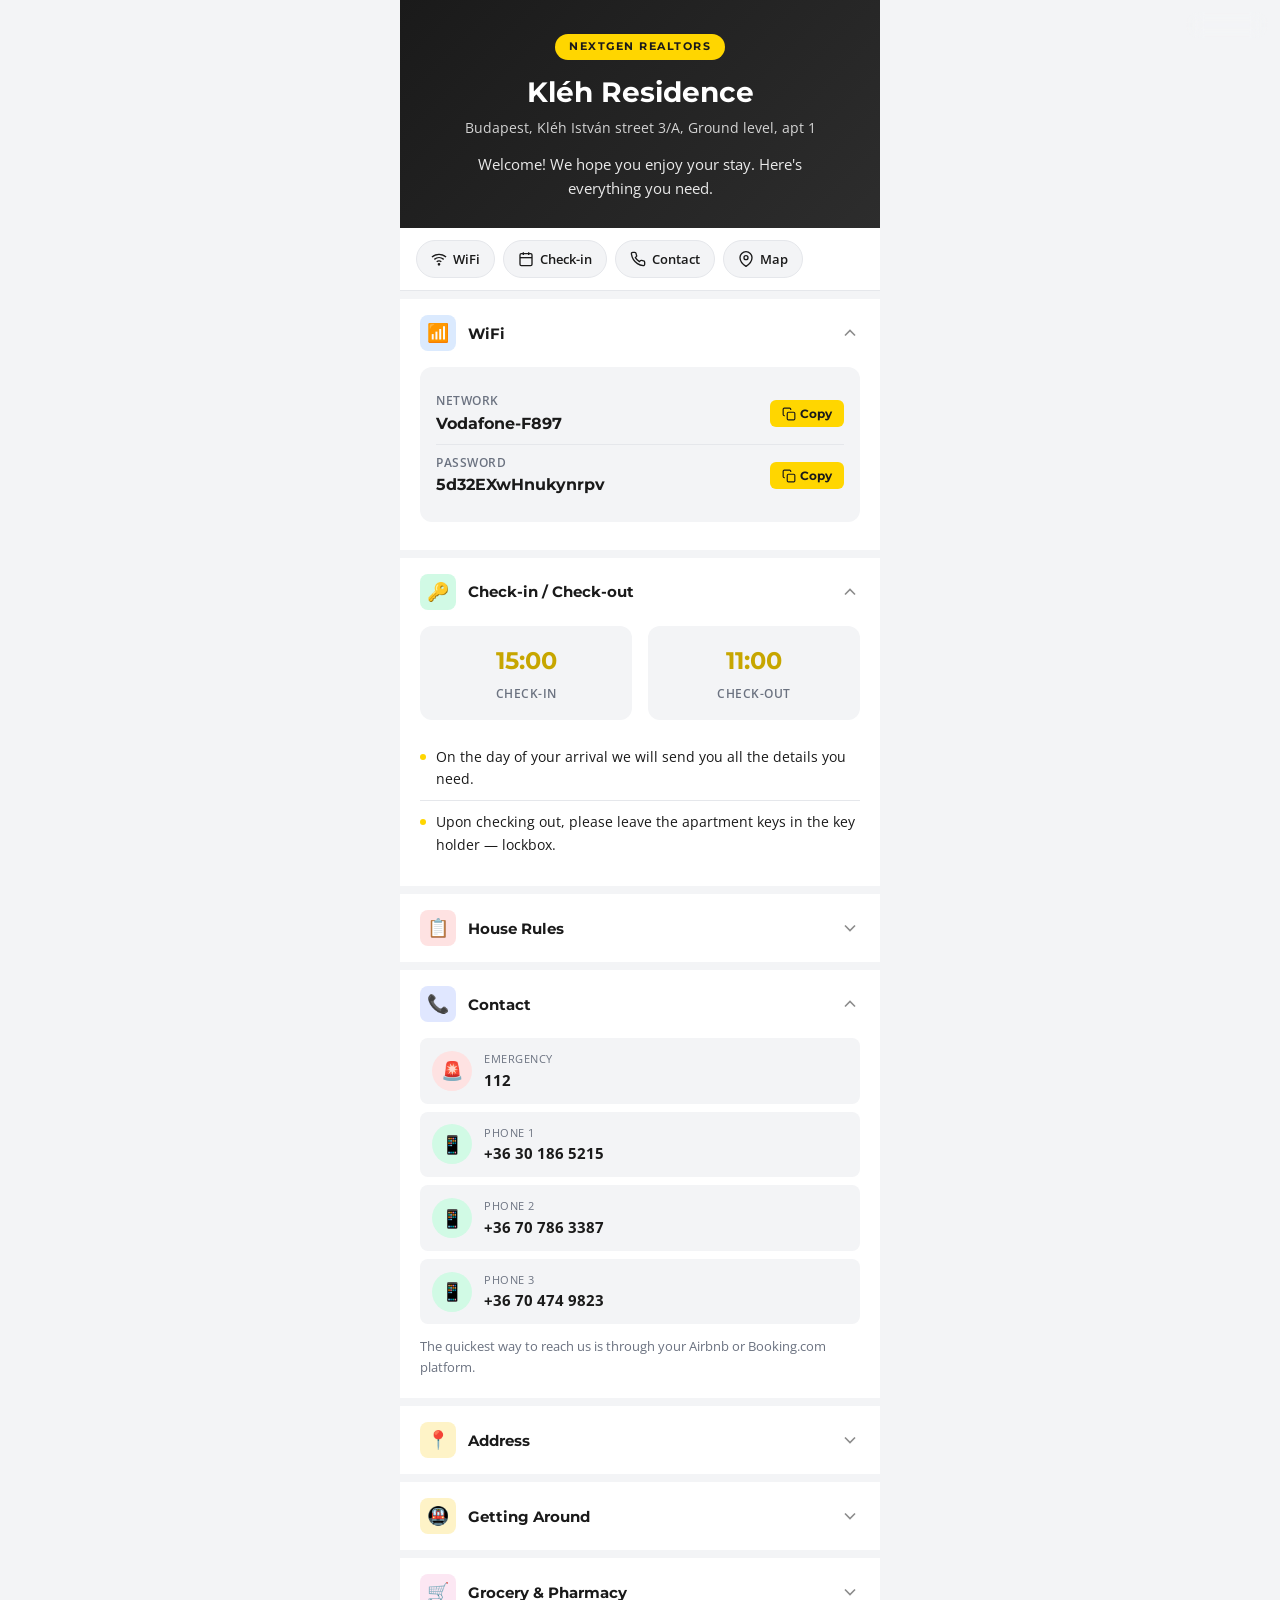
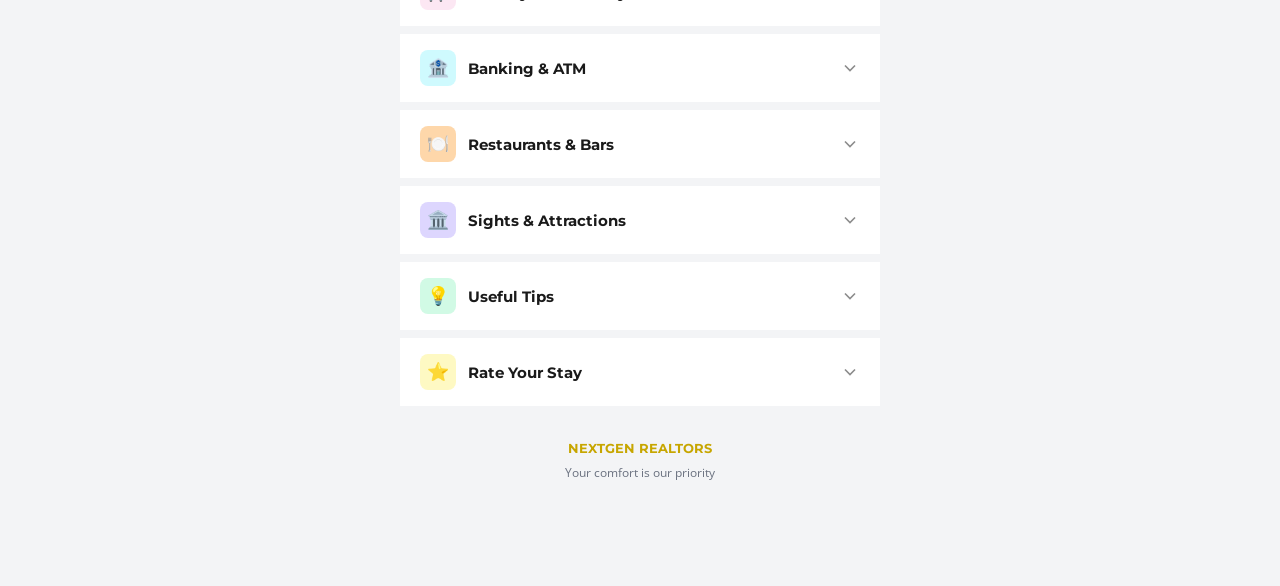
<file: g/p3w8n5v6j2/index.html>
<!DOCTYPE html>
<html lang="en">
<head>
  <meta charset="UTF-8">
  <meta name="viewport" content="width=device-width, initial-scale=1.0">
  <title>Kléh Residence — Guest Guide</title>
  <link rel="preconnect" href="https://fonts.googleapis.com">
  <link href="https://fonts.googleapis.com/css2?family=Montserrat:wght@600;700;800&family=Open+Sans:wght@400;600;700&display=swap" rel="stylesheet">
  <link rel="stylesheet" href="../../shared.css">
</head>
<body>

<!-- Language Toggle -->
<div class="lang-toggle">
  <button class="lang-btn active" data-lang="en">EN</button>
  <button class="lang-btn" data-lang="hu">HU</button>
</div>

<div class="page-wrap">

  <!-- ===== HERO ===== -->
  <div class="hero">
    <div class="hero-badge">NEXTGEN REALTORS</div>
    <h1>Kléh Residence</h1>
    <p class="hero-address">Budapest, Kléh István street 3/A, Ground level, apt 1</p>
    <p class="hero-welcome" data-en="Welcome! We hope you enjoy your stay. Here's everything you need." data-hu="Üdvözöljük! Kellemes tartózkodást kívánunk. Itt talál minden fontos információt.">Welcome! We hope you enjoy your stay. Here's everything you need.</p>
  </div>

  <!-- ===== QUICK ACTIONS ===== -->
  <div class="quick-bar">
    <a href="#wifi" class="quick-btn" onclick="openSection('wifi')">
      <svg viewBox="0 0 24 24" fill="none" stroke="currentColor" stroke-width="2"><path d="M5 12.55a11 11 0 0 1 14.08 0"/><path d="M1.42 9a16 16 0 0 1 21.16 0"/><path d="M8.53 16.11a6 6 0 0 1 6.95 0"/><circle cx="12" cy="20" r="1"/></svg>
      <span>WiFi</span>
    </a>
    <a href="#checkin" class="quick-btn" onclick="openSection('checkin')">
      <svg viewBox="0 0 24 24" fill="none" stroke="currentColor" stroke-width="2"><rect x="3" y="4" width="18" height="18" rx="2"/><line x1="16" y1="2" x2="16" y2="6"/><line x1="8" y1="2" x2="8" y2="6"/><line x1="3" y1="10" x2="21" y2="10"/></svg>
      <span>Check-in</span>
    </a>
    <a href="#contact" class="quick-btn" onclick="openSection('contact')">
      <svg viewBox="0 0 24 24" fill="none" stroke="currentColor" stroke-width="2"><path d="M22 16.92v3a2 2 0 0 1-2.18 2 19.79 19.79 0 0 1-8.63-3.07 19.5 19.5 0 0 1-6-6 19.79 19.79 0 0 1-3.07-8.67A2 2 0 0 1 4.11 2h3a2 2 0 0 1 2 1.72c.127.96.361 1.903.7 2.81a2 2 0 0 1-.45 2.11L8.09 9.91a16 16 0 0 0 6 6l1.27-1.27a2 2 0 0 1 2.11-.45c.907.339 1.85.573 2.81.7A2 2 0 0 1 22 16.92z"/></svg>
      <span data-en="Contact" data-hu="Kapcsolat">Contact</span>
    </a>
    <a href="https://www.google.com/maps/search/?api=1&query=Budapest+Kl%C3%A9h+Istv%C3%A1n+street+3%2FA" target="_blank" class="quick-btn">
      <svg viewBox="0 0 24 24" fill="none" stroke="currentColor" stroke-width="2"><path d="M21 10c0 7-9 13-9 13s-9-6-9-13a9 9 0 0 1 18 0z"/><circle cx="12" cy="10" r="3"/></svg>
      <span data-en="Map" data-hu="Térkép">Map</span>
    </a>
  </div>

  <!-- ===== WIFI ===== -->
  <div class="section open" id="wifi">
    <button class="section-header">
      <div class="section-icon wifi">📶</div>
      <span class="section-title" data-en="WiFi" data-hu="WiFi">WiFi</span>
      <svg class="section-chevron" viewBox="0 0 24 24" fill="none" stroke="currentColor" stroke-width="2"><polyline points="6 9 12 15 18 9"/></svg>
    </button>
    <div class="section-body">
      <div class="section-content">
        <div class="wifi-card">
          <div class="wifi-row">
            <div>
              <div class="wifi-label" data-en="Network" data-hu="Hálózat">Network</div>
              <div class="wifi-value">Vodafone-F897</div>
            </div>
            <button class="copy-btn" data-copy="Vodafone-F897">
              <svg viewBox="0 0 24 24" fill="none" stroke="currentColor" stroke-width="2"><rect x="9" y="9" width="13" height="13" rx="2"/><path d="M5 15H4a2 2 0 0 1-2-2V4a2 2 0 0 1 2-2h9a2 2 0 0 1 2 2v1"/></svg>
              <span data-en="Copy" data-hu="Másolás">Copy</span>
            </button>
          </div>
          <div class="wifi-row">
            <div>
              <div class="wifi-label" data-en="Password" data-hu="Jelszó">Password</div>
              <div class="wifi-value">5d32EXwHnukynrpv</div>
            </div>
            <button class="copy-btn" data-copy="5d32EXwHnukynrpv">
              <svg viewBox="0 0 24 24" fill="none" stroke="currentColor" stroke-width="2"><rect x="9" y="9" width="13" height="13" rx="2"/><path d="M5 15H4a2 2 0 0 1-2-2V4a2 2 0 0 1 2-2h9a2 2 0 0 1 2 2v1"/></svg>
              <span data-en="Copy" data-hu="Másolás">Copy</span>
            </button>
          </div>
        </div>
      </div>
    </div>
  </div>

  <!-- ===== CHECK-IN / CHECK-OUT ===== -->
  <div class="section open" id="checkin">
    <button class="section-header">
      <div class="section-icon checkin">🔑</div>
      <span class="section-title" data-en="Check-in / Check-out" data-hu="Bejelentkezés / Kijelentkezés">Check-in / Check-out</span>
      <svg class="section-chevron" viewBox="0 0 24 24" fill="none" stroke="currentColor" stroke-width="2"><polyline points="6 9 12 15 18 9"/></svg>
    </button>
    <div class="section-body">
      <div class="section-content">
        <div class="timeline">
          <div class="timeline-item">
            <div class="timeline-time">15:00</div>
            <div class="timeline-label">Check-in</div>
          </div>
          <div class="timeline-item">
            <div class="timeline-time">11:00</div>
            <div class="timeline-label">Check-out</div>
          </div>
        </div>
        <ul class="info-list">
          <li class="info-item">
            <span class="bullet"></span>
            <span data-en="On the day of your arrival we will send you all the details you need." data-hu="Érkezése napján elküldjük az összes szükséges információt.">On the day of your arrival we will send you all the details you need.</span>
          </li>
          <li class="info-item">
            <span class="bullet"></span>
            <span data-en="Upon checking out, please leave the apartment keys in the key holder — lockbox." data-hu="Kijelentkezéskor kérjük, hagyja a kulcsokat a kulcstartóban — lockbox.">Upon checking out, please leave the apartment keys in the key holder — lockbox.</span>
          </li>
        </ul>
      </div>
    </div>
  </div>

  <!-- ===== HOUSE RULES ===== -->
  <div class="section" id="rules">
    <button class="section-header">
      <div class="section-icon rules">📋</div>
      <span class="section-title" data-en="House Rules" data-hu="Házszabályzat">House Rules</span>
      <svg class="section-chevron" viewBox="0 0 24 24" fill="none" stroke="currentColor" stroke-width="2"><polyline points="6 9 12 15 18 9"/></svg>
    </button>
    <div class="section-body">
      <div class="section-content">
        <ul class="info-list">
          <li class="info-item">
            <span class="bullet"></span>
            <span data-en="The apartment and the whole building are NON-SMOKING." data-hu="Az apartmanban és az egész épületben TILOS a dohányzás.">The apartment and the whole building are NON-SMOKING.</span>
          </li>
          <li class="info-item">
            <span class="bullet"></span>
            <span data-en="Avoid making noise after 9 PM and please be generally mindful of the neighborhood." data-hu="21 óra után kerülje a hangoskodást, és legyen tekintettel a szomszédokra.">Avoid making noise after 9 PM and please be generally mindful of the neighborhood.</span>
          </li>
        </ul>
        <div class="tip-box mt-12" data-en="💧 The tap water is drinkable and of good quality." data-hu="💧 A csapvíz iható és jó minőségű.">💧 The tap water is drinkable and of good quality.</div>
      </div>
    </div>
  </div>

  <!-- ===== CONTACT ===== -->
  <div class="section open" id="contact">
    <button class="section-header">
      <div class="section-icon contact">📞</div>
      <span class="section-title" data-en="Contact" data-hu="Kapcsolat">Contact</span>
      <svg class="section-chevron" viewBox="0 0 24 24" fill="none" stroke="currentColor" stroke-width="2"><polyline points="6 9 12 15 18 9"/></svg>
    </button>
    <div class="section-body">
      <div class="section-content">
        <a href="tel:112" class="contact-card">
          <div class="icon emergency">🚨</div>
          <div>
            <div class="label" data-en="Emergency" data-hu="Segélyhívó">Emergency</div>
            <div class="value">112</div>
          </div>
        </a>
        <a href="tel:+36301865215" class="contact-card">
          <div class="icon phone">📱</div>
          <div>
            <div class="label" data-en="Phone 1" data-hu="Telefon 1">Phone 1</div>
            <div class="value">+36 30 186 5215</div>
          </div>
        </a>
        <a href="tel:+36707863387" class="contact-card">
          <div class="icon phone">📱</div>
          <div>
            <div class="label" data-en="Phone 2" data-hu="Telefon 2">Phone 2</div>
            <div class="value">+36 70 786 3387</div>
          </div>
        </a>
        <a href="tel:+36704749823" class="contact-card">
          <div class="icon phone">📱</div>
          <div>
            <div class="label" data-en="Phone 3" data-hu="Telefon 3">Phone 3</div>
            <div class="value">+36 70 474 9823</div>
          </div>
        </a>
        <p class="text-sm text-muted mt-12" data-en="The quickest way to reach us is through your Airbnb or Booking.com platform." data-hu="A leggyorsabb módja az elérésünknek, ha az Airbnb vagy Booking.com felületén ír nekünk.">The quickest way to reach us is through your Airbnb or Booking.com platform.</p>
      </div>
    </div>
  </div>

  <!-- ===== ADDRESS ===== -->
  <div class="section" id="address">
    <button class="section-header">
      <div class="section-icon transport">📍</div>
      <span class="section-title" data-en="Address" data-hu="Cím">Address</span>
      <svg class="section-chevron" viewBox="0 0 24 24" fill="none" stroke="currentColor" stroke-width="2"><polyline points="6 9 12 15 18 9"/></svg>
    </button>
    <div class="section-body">
      <div class="section-content">
        <p style="font-weight:700;font-size:15px;margin-bottom:12px">Budapest, Kléh István street 3/A, Ground level, apt 1</p>
        <div class="address-block">
          <button class="copy-btn" data-copy="Budapest, Kléh István street 3/A">
            <svg viewBox="0 0 24 24" fill="none" stroke="currentColor" stroke-width="2"><rect x="9" y="9" width="13" height="13" rx="2"/><path d="M5 15H4a2 2 0 0 1-2-2V4a2 2 0 0 1 2-2h9a2 2 0 0 1 2 2v1"/></svg>
            <span data-en="Copy address" data-hu="Cím másolása">Copy address</span>
          </button>
          <a href="https://www.google.com/maps/search/?api=1&query=Budapest+Kl%C3%A9h+Istv%C3%A1n+street+3%2FA" target="_blank" class="maps-btn">
            <svg viewBox="0 0 24 24" fill="none" stroke="currentColor" stroke-width="2"><path d="M21 10c0 7-9 13-9 13s-9-6-9-13a9 9 0 0 1 18 0z"/><circle cx="12" cy="10" r="3"/></svg>
            <span data-en="Navigate" data-hu="Navigálás">Navigate</span>
          </a>
        </div>
      </div>
    </div>
  </div>

  <!-- ===== TRANSPORT ===== -->
  <div class="section" id="transport">
    <button class="section-header">
      <div class="section-icon transport">🚇</div>
      <span class="section-title" data-en="Getting Around" data-hu="Közlekedés">Getting Around</span>
      <svg class="section-chevron" viewBox="0 0 24 24" fill="none" stroke="currentColor" stroke-width="2"><polyline points="6 9 12 15 18 9"/></svg>
    </button>
    <div class="section-body">
      <div class="section-content">
        <h4 class="mb-8" data-en="🚕 Taxi" data-hu="🚕 Taxi">🚕 Taxi</h4>
        <p class="text-sm mb-12" data-en="We always recommend using the &quot;Bolt&quot; application. We are also happy to help and book a taxi for you." data-hu="Mindig a &quot;Bolt&quot; alkalmazást ajánljuk. Szívesen segítünk taxit rendelni is.">We always recommend using the "Bolt" application. We are also happy to help and book a taxi for you.</p>

        <h4 class="mb-8" data-en="🚌 Public Transportation" data-hu="🚌 Tömegközlekedés">🚌 Public Transportation</h4>
        <ul class="info-list">
          <li class="info-item">
            <span class="bullet"></span>
            <span data-en="Metro M2 at &quot;Déli train station&quot; is only 150m away." data-hu="Az M2 metró a &quot;Déli pályaudvar&quot; megállónál mindössze 150 méterre van.">Metro M2 at "Déli train station" is only 150m away.</span>
          </li>
          <li class="info-item">
            <span class="bullet"></span>
            <span data-en="M2 connects to M3 at Deák Ferenc square — the main interchange station." data-hu="Az M2 a Deák Ferenc téren csatlakozik az M3-ashoz — ez a fő csomópont.">M2 connects to M3 at Deák Ferenc square — the main interchange station.</span>
          </li>
          <li class="info-item">
            <span class="bullet"></span>
            <span data-en="To the right, &quot;BAH csomópont&quot; offers trams and buses for easy access across the city." data-hu="Jobbra a &quot;BAH csomópont&quot; villamosokat és buszokat kínál a város könnyű eléréséhez.">To the right, "BAH csomópont" offers trams and buses for easy access across the city.</span>
          </li>
        </ul>
        <div class="tip-box mt-12" data-en="🎫 Tickets can be purchased by the Budapest Go app, or from the purple ticket machines at metro stops. The machines speak English." data-hu="🎫 Jegyeket a Budapest Go alkalmazásban vagy a lila jegyautomatákból vásárolhat a metróállomásokon. Az automaták angolul is működnek.">🎫 Tickets can be purchased by the Budapest Go app, or from the purple ticket machines at metro stops. The machines speak English.</div>

        <h4 class="mt-16 mb-8" data-en="🅿️ Parking" data-hu="🅿️ Parkolás">🅿️ Parking</h4>
        <ul class="info-list">
          <li class="info-item">
            <span class="bullet"></span>
            <span data-en="Street parking: Mon–Fri 8 AM – 10 PM (paid). Weekends: free." data-hu="Utcai parkolás: Hé–Pé 8:00–22:00 (fizetős). Hétvégén: ingyenes.">Street parking: Mon–Fri 8 AM – 10 PM (paid). Weekends: free.</span>
          </li>
          <li class="info-item">
            <span class="bullet"></span>
            <span data-en="Parking lot nearby: Budapest, Csörsz u. 35, 1124." data-hu="Parkoló a közelben: Budapest, Csörsz u. 35, 1124.">Parking lot nearby: Budapest, Csörsz u. 35, 1124.</span>
          </li>
        </ul>
      </div>
    </div>
  </div>

  <!-- ===== GROCERY ===== -->
  <div class="section" id="grocery">
    <button class="section-header">
      <div class="section-icon grocery">🛒</div>
      <span class="section-title" data-en="Grocery & Pharmacy" data-hu="Bevásárlás & Gyógyszertár">Grocery & Pharmacy</span>
      <svg class="section-chevron" viewBox="0 0 24 24" fill="none" stroke="currentColor" stroke-width="2"><polyline points="6 9 12 15 18 9"/></svg>
    </button>
    <div class="section-body">
      <div class="section-content">
        <div class="place-card">
          <div class="place-name">MOM Shopping Center</div>
          <div class="place-desc" data-en="3 minutes walk — supermarkets, pharmacy, and more." data-hu="3 perc séta — szupermarketek, gyógyszertár és egyebek.">3 minutes walk — supermarkets, pharmacy, and more.</div>
          <div class="place-address">Budapest, Alkotás u. 53, 1123 Hungary</div>
          <a href="https://www.google.com/maps/search/?api=1&query=MOM+Shopping+Center+Alkot%C3%A1s+u.+53+Budapest" target="_blank" class="place-link">
            <svg viewBox="0 0 24 24" fill="none" stroke="currentColor" stroke-width="2"><path d="M21 10c0 7-9 13-9 13s-9-6-9-13a9 9 0 0 1 18 0z"/><circle cx="12" cy="10" r="3"/></svg>
            <span data-en="Open in Maps" data-hu="Megnyitás térképen">Open in Maps</span>
          </a>
        </div>
      </div>
    </div>
  </div>

  <!-- ===== BANKING ===== -->
  <div class="section" id="banking">
    <button class="section-header">
      <div class="section-icon bank">🏦</div>
      <span class="section-title" data-en="Banking & ATM" data-hu="Bankolás & ATM">Banking & ATM</span>
      <svg class="section-chevron" viewBox="0 0 24 24" fill="none" stroke="currentColor" stroke-width="2"><polyline points="6 9 12 15 18 9"/></svg>
    </button>
    <div class="section-body">
      <div class="section-content">
        <ul class="info-list">
          <li class="info-item">
            <span class="bullet"></span>
            <span data-en="Banks and ATMs are available at MOM Shopping Center (3 min walk)." data-hu="Bankok és ATM-ek elérhetők a MOM Bevásárlóközpontban (3 perc séta).">Banks and ATMs are available at MOM Shopping Center (3 min walk).</span>
          </li>
        </ul>
      </div>
    </div>
  </div>

  <!-- ===== RESTAURANTS ===== -->
  <div class="section" id="restaurants">
    <button class="section-header">
      <div class="section-icon food">🍽️</div>
      <span class="section-title" data-en="Restaurants & Bars" data-hu="Éttermek & Bárok">Restaurants & Bars</span>
      <svg class="section-chevron" viewBox="0 0 24 24" fill="none" stroke="currentColor" stroke-width="2"><polyline points="6 9 12 15 18 9"/></svg>
    </button>
    <div class="section-body">
      <div class="section-content">
        <div class="cat-filter">
          <button class="cat-btn active" data-filter="all" data-en="All" data-hu="Összes">All</button>
          <button class="cat-btn" data-filter="hungarian" data-en="Hungarian" data-hu="Magyar">Hungarian</button>
          <button class="cat-btn" data-filter="fine" data-en="Fine Dining" data-hu="Fine Dining">Fine Dining</button>
          <button class="cat-btn" data-filter="breakfast" data-en="Breakfast" data-hu="Reggeli">Breakfast</button>
          <button class="cat-btn" data-filter="coffee" data-en="Coffee" data-hu="Kávézó">Coffee</button>
          <button class="cat-btn" data-filter="pub" data-en="Ruin Pubs" data-hu="Romkocsmák">Ruin Pubs</button>
          <button class="cat-btn" data-filter="wine" data-en="Wine Bars" data-hu="Borozók">Wine Bars</button>
          <button class="cat-btn" data-filter="street" data-en="Street Food" data-hu="Street Food">Street Food</button>
        </div>

        <!-- Hungarian -->
        <div class="place-card" data-cat="hungarian">
          <div class="place-name">Stand 25</div>
          <div class="place-desc" data-en="Popular Hungarian food, not too cheap but excellent quality." data-hu="Népszerű magyar ételek, nem olcsó, de kiváló minőség.">Popular Hungarian food, not too cheap but excellent quality.</div>
        </div>
        <div class="place-card" data-cat="hungarian">
          <div class="place-name">Pozsonyi Kisvendéglő</div>
          <div class="place-desc" data-en="Traditional Hungarian cuisine, cozy atmosphere." data-hu="Hagyományos magyar konyha, hangulatos környezet.">Traditional Hungarian cuisine, cozy atmosphere.</div>
        </div>
        <div class="place-card" data-cat="hungarian">
          <div class="place-name">Séf Asztala</div>
          <div class="place-desc" data-en="Chef's table experience with Hungarian flavors." data-hu="Séf asztala élmény magyar ízekkel.">Chef's table experience with Hungarian flavors.</div>
        </div>
        <div class="place-card" data-cat="hungarian">
          <div class="place-name">Rosenstein</div>
          <div class="place-desc" data-en="Great Hungarian and Jewish courses, close to Keleti station." data-hu="Kiváló magyar és zsidó konyha, a Keleti pályaudvar közelében.">Great Hungarian and Jewish courses, close to Keleti station.</div>
          <div class="place-address">Mosonyi utca 3</div>
        </div>
        <div class="place-card" data-cat="hungarian">
          <div class="place-name">Great Market Hall</div>
          <div class="place-desc" data-en="Kiosks at the upper floor — popular Hungarian food among tourists and locals." data-hu="Az emeleti kioskok — népszerű magyar ételek turisták és helyiek körében.">Kiosks at the upper floor — popular Hungarian food among tourists and locals.</div>
        </div>

        <!-- Fine Dining -->
        <div class="place-card" data-cat="fine">
          <div class="place-name">Tom George</div>
          <div class="place-desc" data-en="Good Italian restaurant, although quite expensive." data-hu="Jó olasz étterem, bár elég drága.">Good Italian restaurant, although quite expensive.</div>
          <div class="place-address">Október 6. utca 8</div>
        </div>
        <div class="place-card" data-cat="fine">
          <div class="place-name">Borkonyha ⭐</div>
          <div class="place-desc" data-en="Michelin-starred restaurant. Perfect for fine dining lovers." data-hu="Michelin-csillagos étterem. Tökéletes a fine dining rajongóknak.">Michelin-starred restaurant. Perfect for fine dining lovers.</div>
          <div class="place-address">Sas utca 3</div>
        </div>
        <div class="place-card" data-cat="fine">
          <div class="place-name">Pampas</div>
          <div class="place-desc" data-en="Argentinian Steak house, close to Szabadság bridge." data-hu="Argentin steakház, a Szabadság híd közelében.">Argentinian Steak house, close to Szabadság bridge.</div>
          <div class="place-address">Vámház körút 6</div>
        </div>

        <!-- Breakfast -->
        <div class="place-card" data-cat="breakfast">
          <div class="place-name">Farger</div>
          <div class="place-desc" data-en="At the crossing of Szabadság tér and Zoltán utca." data-hu="A Szabadság tér és Zoltán utca sarkán.">At the crossing of Szabadság tér and Zoltán utca.</div>
        </div>
        <div class="place-card" data-cat="breakfast">
          <div class="place-name">Gerlóczy Café</div>
          <div class="place-desc" data-en="The hosts' favorite breakfast place! Very good restaurant with excellent breakfast." data-hu="A házigazdák kedvenc reggeliző helye! Kiváló étterem, kiváló reggelivel.">The hosts' favorite breakfast place! Very good restaurant with excellent breakfast.</div>
          <div class="place-address">Gerlóczy utca 1, 5th district</div>
        </div>

        <!-- Vegetarian -->
        <div class="place-card" data-cat="breakfast">
          <div class="place-name">Napfényes Étterem 🌱</div>
          <div class="place-desc" data-en="Voted the best vegetarian restaurant in Budapest." data-hu="Budapest legjobb vegetáriánus éttermének választották.">Voted the best vegetarian restaurant in Budapest.</div>
          <div class="place-address" data-en="39, Rózsa utca (7th) & 2, Ferenciek tere (5th)" data-hu="Rózsa utca 39 (VII.) & Ferenciek tere 2 (V.)">39, Rózsa utca (7th) & 2, Ferenciek tere (5th)</div>
        </div>

        <!-- Coffee -->
        <div class="place-card" data-cat="coffee">
          <div class="place-name">Gerbaud</div>
          <div class="place-desc" data-en="Traditional coffee house at Vörösmarty tér. Beautiful building, evoking the 19th century." data-hu="Hagyományos kávéház a Vörösmarty téren. Gyönyörű épület, 19. századi hangulat.">Traditional coffee house at Vörösmarty tér. Beautiful building, evoking the 19th century.</div>
        </div>
        <div class="place-card" data-cat="coffee">
          <div class="place-name">New York Café</div>
          <div class="place-desc" data-en="Stunning interior, excellent confectionery. Erzsébet körút 9-11." data-hu="Lenyűgöző belső, kiváló sütemények. Erzsébet körút 9-11.">Stunning interior, excellent confectionery. Erzsébet körút 9-11.</div>
        </div>
        <div class="place-card" data-cat="coffee">
          <div class="place-name">My Little Melbourne</div>
          <div class="place-desc" data-en="Voted one of the best cafes in the world by Lonely Planet." data-hu="A Lonely Planet a világ egyik legjobb kávézójának választotta.">Voted one of the best cafes in the world by Lonely Planet.</div>
        </div>

        <!-- Ruin Pubs -->
        <div class="place-card" data-cat="pub">
          <div class="place-name">Szimpla Kert</div>
          <div class="place-desc" data-en="One of the first ruin pubs! A must-visit in Budapest." data-hu="Az egyik első romkocsma! Kötelező látogatás Budapesten.">One of the first ruin pubs! A must-visit in Budapest.</div>
          <div class="place-address">Kazinczy utca 14</div>
        </div>
        <div class="place-card" data-cat="pub">
          <div class="place-name">Instant</div>
          <div class="place-desc" data-en="Large ruin pub at Akácfa utca 49." data-hu="Nagy romkocsma az Akácfa utca 49-ben.">Large ruin pub at Akácfa utca 49.</div>
        </div>
        <div class="place-card" data-cat="pub">
          <div class="place-name">Bobek</div>
          <div class="place-desc" data-en="More affordable pub, popular among young adults." data-hu="Megfizethetőbb kocsma, népszerű a fiatalok körében.">More affordable pub, popular among young adults.</div>
          <div class="place-address">Kazinczy utca 53</div>
        </div>
        <div class="place-card" data-cat="pub">
          <div class="place-name">Champs Sport Pub</div>
          <div class="place-desc" data-en="Lots of screens, good beer and food, close to the Great Synagogue." data-hu="Sok képernyő, jó sör és étel, a Dohány utcai zsinagóga közelében.">Lots of screens, good beer and food, close to the Great Synagogue.</div>
          <div class="place-address">Dohány utca 20</div>
        </div>

        <!-- Wine Bars -->
        <div class="place-card" data-cat="wine">
          <div class="place-name">Doblo Wine Bar</div>
          <div class="place-desc" data-en="Good quality Hungarian wines. Corner of Dob and Holló streets." data-hu="Jó minőségű magyar borok. Dob és Holló utca sarkán.">Good quality Hungarian wines. Corner of Dob and Holló streets.</div>
          <div class="place-address">Dob utca 20</div>
        </div>
        <div class="place-card" data-cat="wine">
          <div class="place-name">DiVino</div>
          <div class="place-desc" data-en="Wine bars near the Basilica. Popular options." data-hu="Borozók a Bazilika közelében. Népszerű választás.">Wine bars near the Basilica. Popular options.</div>
          <div class="place-address">Szent István tér 3</div>
        </div>
        <div class="place-card" data-cat="wine">
          <div class="place-name">Kadarka</div>
          <div class="place-desc" data-en="Good wine bar on Király utca, near Gozsdu Udvar." data-hu="Jó borozó a Király utcán, a Gozsdu Udvar közelében.">Good wine bar on Király utca, near Gozsdu Udvar.</div>
        </div>

        <!-- International / Other -->
        <div class="place-card" data-cat="hungarian">
          <div class="place-name">Gozsdu Udvar</div>
          <div class="place-desc" data-en="Between Király and Dob streets — all types of restaurants and bars. Jamie Oliver's Pizzeria, Hungarian, Jewish, Thai, international." data-hu="A Király és Dob utca között — mindenféle étterem és bár. Jamie Oliver's Pizzeria, magyar, zsidó, thai, nemzetközi.">Between Király and Dob streets — all types of restaurants and bars. Jamie Oliver's Pizzeria, Hungarian, Jewish, Thai, international.</div>
        </div>
        <div class="place-card" data-cat="hungarian">
          <div class="place-name">Mosselen</div>
          <div class="place-desc" data-en="Good Belgian restaurant with good beers." data-hu="Jó belga étterem, jó sörökkel.">Good Belgian restaurant with good beers.</div>
          <div class="place-address">Pannónia utca 14</div>
        </div>
        <div class="place-card" data-cat="hungarian">
          <div class="place-name">Good Bar / Good Burger / Púder / Pata Negra</div>
          <div class="place-desc" data-en="Kecskeméti and Ráday utca area — all good options for Hungarian cuisine." data-hu="Kecskeméti és Ráday utca környéke — mind jó választás magyar konyhához.">Kecskeméti and Ráday utca area — all good options for Hungarian cuisine.</div>
        </div>

        <!-- Street Food -->
        <div class="place-card" data-cat="street">
          <div class="place-name">Karaván</div>
          <div class="place-desc" data-en="Street food court on Kazinczy utca — lángos, sausages, burgers." data-hu="Street food udvar a Kazinczy utcán — lángos, kolbász, burger.">Street food court on Kazinczy utca — lángos, sausages, burgers.</div>
        </div>
        <div class="place-card" data-cat="street">
          <div class="place-name">Pizza Me</div>
          <div class="place-desc" data-en="Excellent pizza slices, Italian ingredients. Deák tér and Király utca." data-hu="Kiváló pizzaszeletek, olasz alapanyagok. Deák tér és Király utca.">Excellent pizza slices, Italian ingredients. Deák tér and Király utca.</div>
        </div>

        <div class="warning-box mt-16" data-en="⚠️ TO BE AVOIDED: Váci street restaurants are widely known for overbilling and poor service." data-hu="⚠️ KERÜLENDŐ: A Váci utcai éttermek közismerten túlszámláznak és rossz a kiszolgálás.">⚠️ TO BE AVOIDED: Váci street restaurants are widely known for overbilling and poor service.</div>
      </div>
    </div>
  </div>

  <!-- ===== SIGHTS ===== -->
  <div class="section" id="sights">
    <button class="section-header">
      <div class="section-icon sights">🏛️</div>
      <span class="section-title" data-en="Sights & Attractions" data-hu="Látnivalók">Sights & Attractions</span>
      <svg class="section-chevron" viewBox="0 0 24 24" fill="none" stroke="currentColor" stroke-width="2"><polyline points="6 9 12 15 18 9"/></svg>
    </button>
    <div class="section-body">
      <div class="section-content">
        <h4 class="mb-12" data-en="Must See" data-hu="Kötelező látnivalók">Must See</h4>

        <div class="sight-card">
          <div class="sight-name" data-en="Baths & Spas" data-hu="Fürdők">Baths & Spas</div>
          <div class="sight-desc" data-en="Széchenyi (Városliget, Metro M1), Rudas (Döbrentei tér), Gellért (Gellért tér)." data-hu="Széchenyi (Városliget, M1 metró), Rudas (Döbrentei tér), Gellért (Gellért tér).">Széchenyi (Városliget, Metro M1), Rudas (Döbrentei tér), Gellért (Gellért tér).</div>
          <span class="sight-badge" data-en="Top Pick" data-hu="Kiemelt">Top Pick</span>
        </div>

        <div class="sight-card">
          <div class="sight-name" data-en="Heroes' Square / Hősök Tere" data-hu="Hősök Tere">Heroes' Square / Hősök Tere</div>
          <div class="sight-desc" data-en="One of the major squares, famous for the Millennium Monument. Museums and Városliget nearby." data-hu="Az egyik legfontosabb tér, a Millenniumi Emlékmű. Múzeumok és a Városliget a közelben.">One of the major squares, famous for the Millennium Monument. Museums and Városliget nearby.</div>
        </div>

        <div class="sight-card">
          <div class="sight-name" data-en="The Castle" data-hu="A Vár">The Castle</div>
          <div class="sight-desc" data-en="Walk up from Lánchíd/Chain Bridge or take the funicular. Fisherman's Bastion, Matthias church, Labyrinth." data-hu="Sétáljon fel a Lánchídtól vagy vegyen siklót. Halászbástya, Mátyás-templom, Labirintus.">Walk up from Lánchíd/Chain Bridge or take the funicular. Fisherman's Bastion, Matthias church, Labyrinth.</div>
          <span class="sight-badge" data-en="Top Pick" data-hu="Kiemelt">Top Pick</span>
        </div>

        <div class="sight-card">
          <div class="sight-name" data-en="Parliament" data-hu="Országház">Parliament</div>
          <div class="sight-desc" data-en="Beautiful from outside. Guided tours available inside." data-hu="Kívülről gyönyörű. Belül vezetett túrák elérhetők.">Beautiful from outside. Guided tours available inside.</div>
        </div>

        <div class="sight-card">
          <div class="sight-name" data-en="Great Market Hall" data-hu="Központi Vásárcsarnok">Great Market Hall</div>
          <div class="sight-desc" data-en="End of Váci utca, close to Szabadság bridge. Best quality Hungarian food — salamis, goose liver." data-hu="A Váci utca végén, a Szabadság híd közelében. Legjobb magyar ételek — szalámi, libamáj.">End of Váci utca, close to Szabadság bridge. Best quality Hungarian food — salamis, goose liver.</div>
        </div>

        <div class="sight-card">
          <div class="sight-name" data-en="The Great Synagogue" data-hu="Dohány utcai Zsinagóga">The Great Synagogue</div>
          <div class="sight-desc" data-en="At Dohány utca 2 — the biggest synagogue in Europe. St. Stephen's Basilica at Szent István square — great view from the top." data-hu="Dohány utca 2 — Európa legnagyobb zsinagógája. A Szent István-bazilika a Szent István téren — szép kilátás felülről.">At Dohány utca 2 — the biggest synagogue in Europe. St. Stephen's Basilica at Szent István square — great view from the top.</div>
        </div>

        <div class="sight-card">
          <div class="sight-name" data-en="Opera House" data-hu="Operaház">Opera House</div>
          <div class="sight-desc" data-en="Andrássy út 22 — one of Budapest's most beautiful avenues, full of embassies." data-hu="Andrássy út 22 — Budapest egyik legszebb sugárútja, tele nagykövetségekkel.">Andrássy út 22 — one of Budapest's most beautiful avenues, full of embassies.</div>
        </div>

        <div class="sight-card">
          <div class="sight-name" data-en="Danube & Bridges" data-hu="Duna & Hidak">Danube & Bridges</div>
          <div class="sight-desc" data-en="The most beautiful part is between Erzsébet and Lánchíd — the oldest bridge in Budapest." data-hu="A legszebb szakasz az Erzsébet és Lánchíd között — Budapest legrégebbi hídja.">The most beautiful part is between Erzsébet and Lánchíd — the oldest bridge in Budapest.</div>
        </div>

        <div class="sight-card">
          <div class="sight-name" data-en="Vörösmarty tér" data-hu="Vörösmarty tér">Vörösmarty tér</div>
          <div class="sight-desc" data-en="Where Váci street ends. In December — famous Christmas fair." data-hu="A Váci utca vége. Decemberben — híres karácsonyi vásár.">Where Váci street ends. In December — famous Christmas fair.</div>
        </div>

        <div class="sight-card">
          <div class="sight-name" data-en="Giant Wheel" data-hu="Óriáskerék">Giant Wheel</div>
          <div class="sight-desc" data-en="At Erzsébet tér — a bit like the London Eye (might not operate all year)." data-hu="Az Erzsébet téren — hasonló a London Eye-hoz (nem feltétlenül üzemel egész évben).">At Erzsébet tér — a bit like the London Eye (might not operate all year).</div>
        </div>

        <h4 class="mt-16 mb-12" data-en="Hidden Gems" data-hu="Rejtett kincsek">Hidden Gems</h4>

        <div class="sight-card">
          <div class="sight-name">Pinball Museum</div>
          <div class="sight-desc" data-en="13th district, Radnóti Miklós utca 18. Over 130 pinball machines to play!" data-hu="XIII. kerület, Radnóti Miklós utca 18. Több mint 130 flipper, amivel játszhat!">13th district, Radnóti Miklós utca 18. Over 130 pinball machines to play!</div>
        </div>

        <div class="sight-card">
          <div class="sight-name">Hospital in the Rock</div>
          <div class="sight-desc" data-en="4/C Lovas út, 1st district. WWII hospital in caves under Castle Hill. Now a fascinating museum." data-hu="Lovas út 4/C, I. kerület. II. világháborús kórház a Várhegy barlangjában. Ma lenyűgöző múzeum.">4/C Lovas út, 1st district. WWII hospital in caves under Castle Hill. Now a fascinating museum.</div>
        </div>

        <div class="sight-card">
          <div class="sight-name" data-en="Gül Baba's Tomb" data-hu="Gül Baba Türbéje">Gül Baba's Tomb</div>
          <div class="sight-desc" data-en="14 Mecset utca, 2nd district. Turkish monk's tomb with a nice park around." data-hu="Mecset utca 14, II. kerület. Török szerzetes sírja szép parkkal körülvéve.">14 Mecset utca, 2nd district. Turkish monk's tomb with a nice park around.</div>
        </div>

        <div class="sight-card">
          <div class="sight-name" data-en="Escape Rooms" data-hu="Szabadulószobák">Escape Rooms</div>
          <div class="sight-desc" data-en="Very popular in Hungary. Great fun, especially for groups!" data-hu="Nagyon népszerűek Magyarországon. Remek szórakozás, főleg csapatoknak!">Very popular in Hungary. Great fun, especially for groups!</div>
        </div>

        <div class="sight-card">
          <div class="sight-name">Károlyi Kert</div>
          <div class="sight-desc" data-en="Nice small park in the middle of downtown, next to Magyar utca." data-hu="Szép kis park a belváros közepén, a Magyar utca mellett.">Nice small park in the middle of downtown, next to Magyar utca.</div>
        </div>

        <div class="sight-card">
          <div class="sight-name" data-en="Museum of Illusions" data-hu="Illúziók Múzeuma">Museum of Illusions</div>
          <div class="sight-desc" data-en="Great fun for the whole family." data-hu="Remek szórakozás az egész családnak.">Great fun for the whole family.</div>
        </div>

        <div class="sight-card">
          <div class="sight-name">Uránia Film Theatre</div>
          <div class="sight-desc" data-en="21 Rákóczi út — the most beautiful cinema in Budapest. 19th century café upstairs." data-hu="Rákóczi út 21 — Budapest legszebb mozija. 19. századi kávéház az emeleten.">21 Rákóczi út — the most beautiful cinema in Budapest. 19th century café upstairs.</div>
        </div>

        <div class="sight-card">
          <div class="sight-name" data-en="Botanical Garden / Füvészkert" data-hu="Füvészkert">Botanical Garden / Füvészkert</div>
          <div class="sight-desc" data-en="25 Illés utca, district 8. Hundred-year-old trees, beautiful flowers. Bring a blanket for a picnic!" data-hu="Illés utca 25, VIII. kerület. Százéves fák, gyönyörű virágok. Vigyen pokrócot piknikhez!">25 Illés utca, district 8. Hundred-year-old trees, beautiful flowers. Bring a blanket for a picnic!</div>
        </div>

        <div class="sight-card">
          <div class="sight-name" data-en="Hidden Mini Statues" data-hu="Rejtett miniszobrok">Hidden Mini Statues</div>
          <div class="sight-desc" data-en="10-20 cm tall statues hidden around Budapest by Mihály Kolodko. A great treasure hunt! Search for 'Kolodko statues'." data-hu="10-20 cm magas szobrok elrejtve Budapest-szerte, Kolodko Mihály alkotásai. Remek kincskeresés! Keressen rá: 'Kolodko szobrok'.">10-20 cm tall statues hidden around Budapest by Mihály Kolodko. A great treasure hunt! Search for 'Kolodko statues'.</div>
        </div>

        <h4 class="mt-16 mb-12" data-en="For Kids & Families" data-hu="Gyerekeknek & Családoknak">For Kids & Families</h4>

        <div class="sight-card">
          <div class="sight-name" data-en="Budapest Zoo" data-hu="Budapesti Állatkert">Budapest Zoo</div>
          <div class="sight-desc" data-en="In the City Park (Városliget). Seal shows, gorillas, elephants." data-hu="A Városligetben. Fókabemutató, gorillák, elefántok.">In the City Park (Városliget). Seal shows, gorillas, elephants.</div>
        </div>
        <div class="sight-card">
          <div class="sight-name">Tropicarium</div>
          <div class="sight-desc" data-en="Shark zoo in Campona mall, 22nd district. Mainly water life." data-hu="Cápás zoo a Campona bevásárlóközpontban, XXII. kerület.">Shark zoo in Campona mall, 22nd district. Mainly water life.</div>
        </div>
        <div class="sight-card">
          <div class="sight-name">Kockapark / Brickpark</div>
          <div class="sight-desc" data-en="Lego exhibition with Lego installations, also in Campona mall." data-hu="Lego kiállítás Lego installációkkal, szintén a Campona bevásárlóközpontban.">Lego exhibition with Lego installations, also in Campona mall.</div>
        </div>
      </div>
    </div>
  </div>

  <!-- ===== TIPS ===== -->
  <div class="section" id="tips">
    <button class="section-header">
      <div class="section-icon tips">💡</div>
      <span class="section-title" data-en="Useful Tips" data-hu="Hasznos tippek">Useful Tips</span>
      <svg class="section-chevron" viewBox="0 0 24 24" fill="none" stroke="currentColor" stroke-width="2"><polyline points="6 9 12 15 18 9"/></svg>
    </button>
    <div class="section-body">
      <div class="section-content">
        <div class="tip-box" data-en="💧 The tap water is drinkable and of good quality." data-hu="💧 A csapvíz iható és jó minőségű.">💧 The tap water is drinkable and of good quality.</div>
        <div class="tip-box" data-en="💰 Tipping: The regular tip is around 10%. Some restaurants automatically add 15% service charge — check the bottom of your bill." data-hu="💰 Borravaló: A szokásos borravaló kb. 10%. Egyes éttermek automatikusan felszámítanak 15% szervizdíjat — ellenőrizze a számla alját.">💰 Tipping: The regular tip is around 10%. Some restaurants automatically add 15% service charge — check the bottom of your bill.</div>
        <div class="tip-box" data-en="🎫 Download the &quot;Budapest Go&quot; app for public transport tickets." data-hu="🎫 Töltse le a &quot;Budapest Go&quot; alkalmazást a tömegközlekedési jegyekhez.">🎫 Download the "Budapest Go" app for public transport tickets.</div>
        <div class="tip-box" data-en="🚕 Use the &quot;Bolt&quot; app for taxis — reliable and fair pricing." data-hu="🚕 Használja a &quot;Bolt&quot; alkalmazást taxihoz — megbízható és korrekt árazás.">🚕 Use the "Bolt" app for taxis — reliable and fair pricing.</div>
      </div>
    </div>
  </div>

  <!-- ===== FEEDBACK ===== -->
  <div class="section" id="feedback">
    <button class="section-header">
      <div class="section-icon feedback">⭐</div>
      <span class="section-title" data-en="Rate Your Stay" data-hu="Értékelje tartózkodását">Rate Your Stay</span>
      <svg class="section-chevron" viewBox="0 0 24 24" fill="none" stroke="currentColor" stroke-width="2"><polyline points="6 9 12 15 18 9"/></svg>
    </button>
    <div class="section-body">
      <div class="section-content" style="text-align:center">
        <p class="mb-12" data-en="We'd love to hear about your experience!" data-hu="Szívesen hallanánk a tapasztalatairól!">We'd love to hear about your experience!</p>
        <p class="text-sm text-muted" data-en="Please give us feedback and review our apartment at the website you booked your holiday." data-hu="Kérjük, értékeljen minket azon a weboldalon, ahol a szállást foglalta.">Please give us feedback and review our apartment at the website you booked your holiday.</p>
      </div>
    </div>
  </div>

  <!-- ===== FOOTER ===== -->
  <div class="footer">
    <div class="footer-brand">NEXTGEN REALTORS</div>
    <p data-en="Your comfort is our priority" data-hu="Az Ön kényelme a legfontosabb">Your comfort is our priority</p>
  </div>

</div>

<script src="../../shared.js"></script>
<script>
function openSection(id) {
  const section = document.getElementById(id);
  if (section && !section.classList.contains('open')) {
    section.classList.add('open');
  }
}
</script>
</body>
</html>
</file>
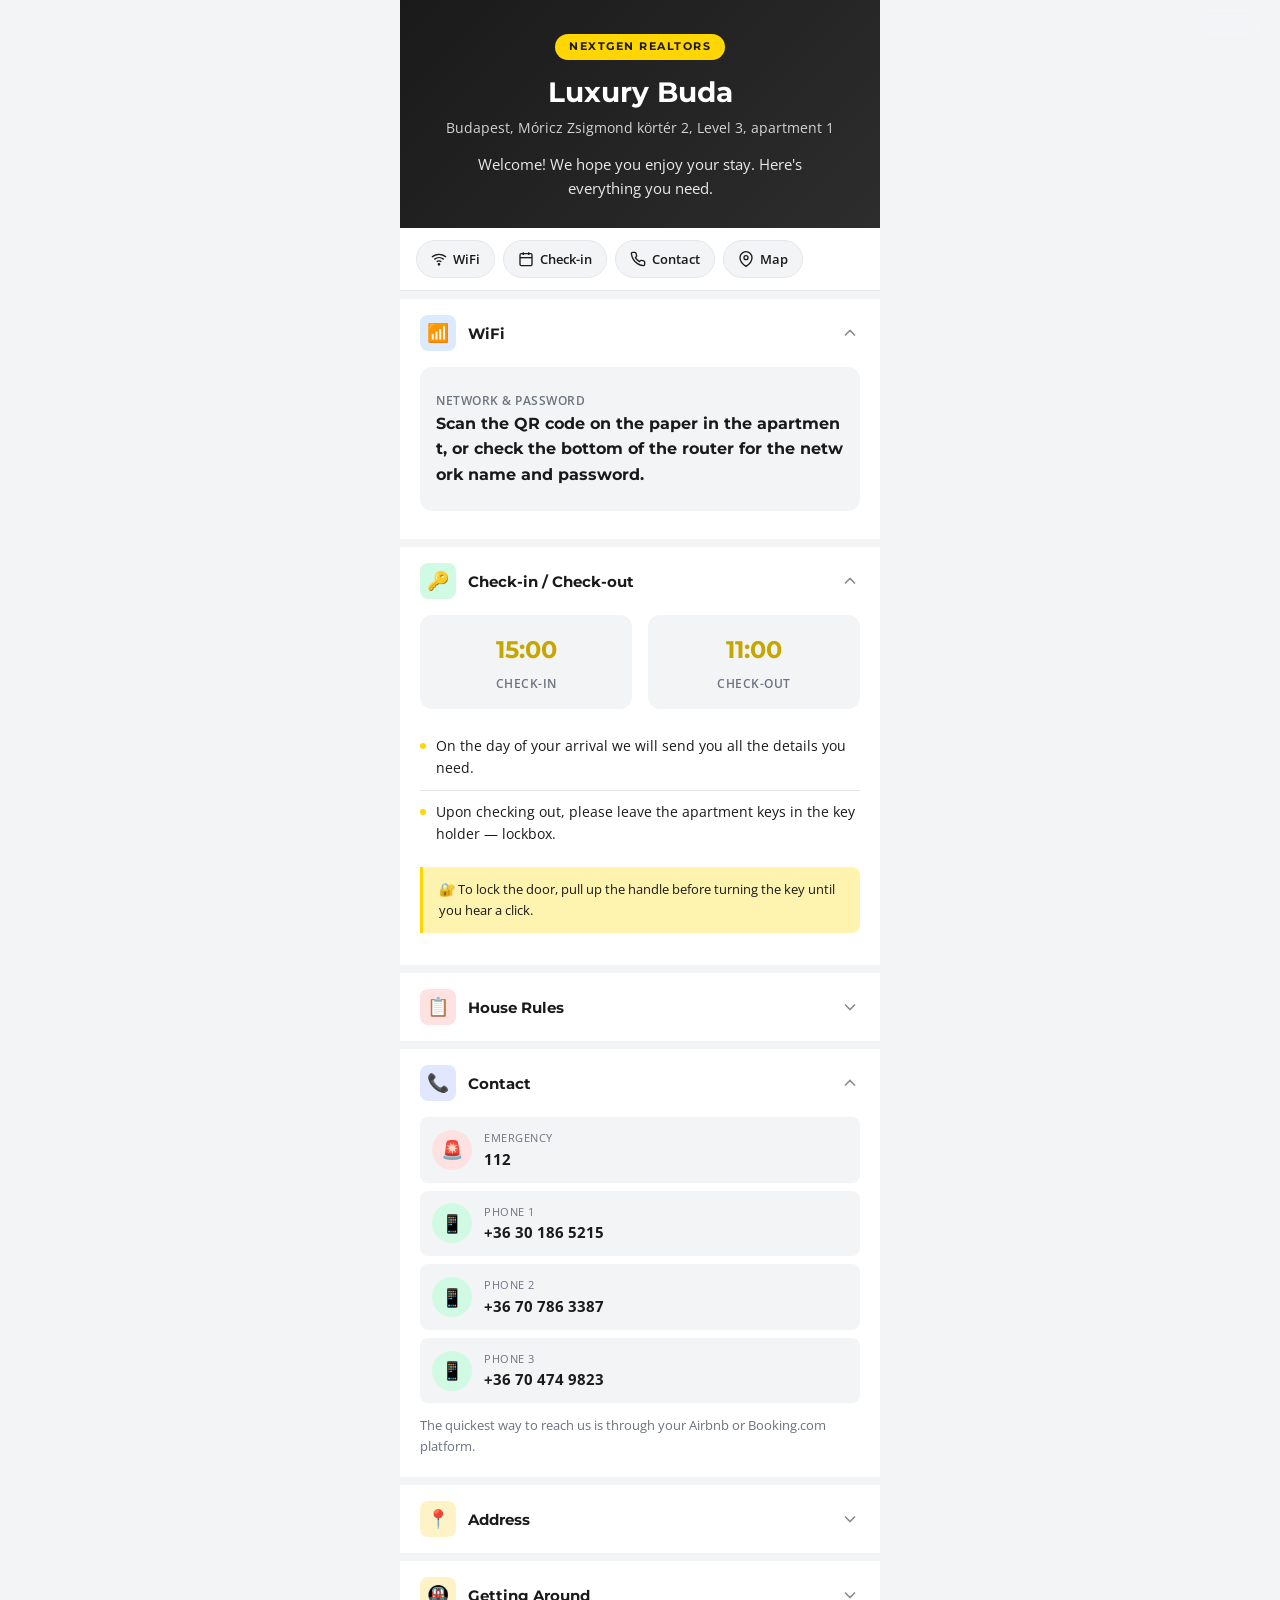
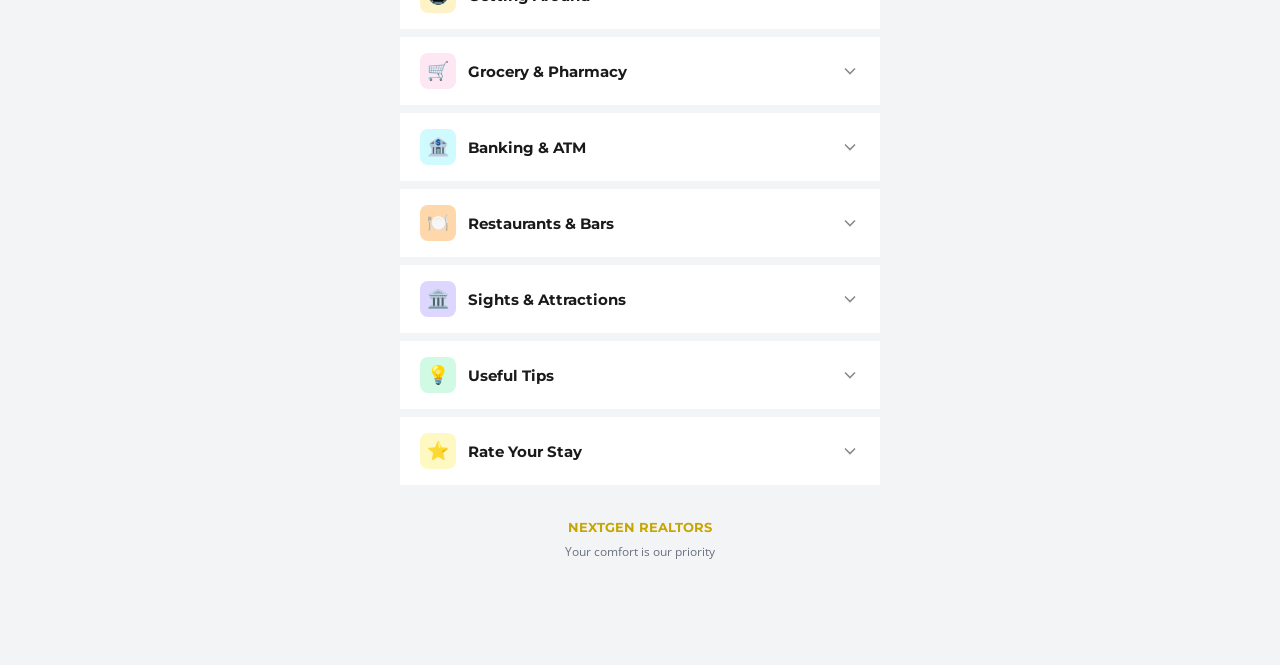
<file: g/r9t4h1b8c6/index.html>
<!DOCTYPE html>
<html lang="en">
<head>
  <meta charset="UTF-8">
  <meta name="viewport" content="width=device-width, initial-scale=1.0">
  <title>Luxury Buda — Guest Guide</title>
  <link rel="preconnect" href="https://fonts.googleapis.com">
  <link href="https://fonts.googleapis.com/css2?family=Montserrat:wght@600;700;800&family=Open+Sans:wght@400;600;700&display=swap" rel="stylesheet">
  <link rel="stylesheet" href="../../shared.css">
</head>
<body>

<!-- Language Toggle -->
<div class="lang-toggle">
  <button class="lang-btn active" data-lang="en">EN</button>
  <button class="lang-btn" data-lang="hu">HU</button>
</div>

<div class="page-wrap">

  <!-- ===== HERO ===== -->
  <div class="hero">
    <div class="hero-badge">NEXTGEN REALTORS</div>
    <h1>Luxury Buda</h1>
    <p class="hero-address">Budapest, Móricz Zsigmond körtér 2, Level 3, apartment 1</p>
    <p class="hero-welcome" data-en="Welcome! We hope you enjoy your stay. Here's everything you need." data-hu="Üdvözöljük! Kellemes tartózkodást kívánunk. Itt talál minden fontos információt.">Welcome! We hope you enjoy your stay. Here's everything you need.</p>
  </div>

  <!-- ===== QUICK ACTIONS ===== -->
  <div class="quick-bar">
    <a href="#wifi" class="quick-btn" onclick="openSection('wifi')">
      <svg viewBox="0 0 24 24" fill="none" stroke="currentColor" stroke-width="2"><path d="M5 12.55a11 11 0 0 1 14.08 0"/><path d="M1.42 9a16 16 0 0 1 21.16 0"/><path d="M8.53 16.11a6 6 0 0 1 6.95 0"/><circle cx="12" cy="20" r="1"/></svg>
      <span>WiFi</span>
    </a>
    <a href="#checkin" class="quick-btn" onclick="openSection('checkin')">
      <svg viewBox="0 0 24 24" fill="none" stroke="currentColor" stroke-width="2"><rect x="3" y="4" width="18" height="18" rx="2"/><line x1="16" y1="2" x2="16" y2="6"/><line x1="8" y1="2" x2="8" y2="6"/><line x1="3" y1="10" x2="21" y2="10"/></svg>
      <span>Check-in</span>
    </a>
    <a href="#contact" class="quick-btn" onclick="openSection('contact')">
      <svg viewBox="0 0 24 24" fill="none" stroke="currentColor" stroke-width="2"><path d="M22 16.92v3a2 2 0 0 1-2.18 2 19.79 19.79 0 0 1-8.63-3.07 19.5 19.5 0 0 1-6-6 19.79 19.79 0 0 1-3.07-8.67A2 2 0 0 1 4.11 2h3a2 2 0 0 1 2 1.72c.127.96.361 1.903.7 2.81a2 2 0 0 1-.45 2.11L8.09 9.91a16 16 0 0 0 6 6l1.27-1.27a2 2 0 0 1 2.11-.45c.907.339 1.85.573 2.81.7A2 2 0 0 1 22 16.92z"/></svg>
      <span data-en="Contact" data-hu="Kapcsolat">Contact</span>
    </a>
    <a href="https://www.google.com/maps/search/?api=1&query=Budapest+M%C3%B3ricz+Zsigmond+k%C3%B6rt%C3%A9r+2" target="_blank" class="quick-btn">
      <svg viewBox="0 0 24 24" fill="none" stroke="currentColor" stroke-width="2"><path d="M21 10c0 7-9 13-9 13s-9-6-9-13a9 9 0 0 1 18 0z"/><circle cx="12" cy="10" r="3"/></svg>
      <span data-en="Map" data-hu="Térkép">Map</span>
    </a>
  </div>

  <!-- ===== WIFI ===== -->
  <div class="section open" id="wifi">
    <button class="section-header">
      <div class="section-icon wifi">📶</div>
      <span class="section-title" data-en="WiFi" data-hu="WiFi">WiFi</span>
      <svg class="section-chevron" viewBox="0 0 24 24" fill="none" stroke="currentColor" stroke-width="2"><polyline points="6 9 12 15 18 9"/></svg>
    </button>
    <div class="section-body">
      <div class="section-content">
        <div class="wifi-card">
          <div class="wifi-row">
            <div>
              <div class="wifi-label" data-en="Network & Password" data-hu="Hálózat & Jelszó">Network & Password</div>
              <div class="wifi-value" data-en="Scan the QR code on the paper in the apartment, or check the bottom of the router for the network name and password." data-hu="Olvassa be a lakásban található papíron lévő QR-kódot, vagy ellenőrizze a router alján a hálózat nevét és jelszavát.">Scan the QR code on the paper in the apartment, or check the bottom of the router for the network name and password.</div>
            </div>
          </div>
        </div>
      </div>
    </div>
  </div>

  <!-- ===== CHECK-IN / CHECK-OUT ===== -->
  <div class="section open" id="checkin">
    <button class="section-header">
      <div class="section-icon checkin">🔑</div>
      <span class="section-title" data-en="Check-in / Check-out" data-hu="Bejelentkezés / Kijelentkezés">Check-in / Check-out</span>
      <svg class="section-chevron" viewBox="0 0 24 24" fill="none" stroke="currentColor" stroke-width="2"><polyline points="6 9 12 15 18 9"/></svg>
    </button>
    <div class="section-body">
      <div class="section-content">
        <div class="timeline">
          <div class="timeline-item">
            <div class="timeline-time">15:00</div>
            <div class="timeline-label">Check-in</div>
          </div>
          <div class="timeline-item">
            <div class="timeline-time">11:00</div>
            <div class="timeline-label">Check-out</div>
          </div>
        </div>
        <ul class="info-list">
          <li class="info-item">
            <span class="bullet"></span>
            <span data-en="On the day of your arrival we will send you all the details you need." data-hu="Érkezése napján elküldjük az összes szükséges információt.">On the day of your arrival we will send you all the details you need.</span>
          </li>
          <li class="info-item">
            <span class="bullet"></span>
            <span data-en="Upon checking out, please leave the apartment keys in the key holder — lockbox." data-hu="Kijelentkezéskor kérjük, hagyja a kulcsokat a kulcstartóban — lockbox.">Upon checking out, please leave the apartment keys in the key holder — lockbox.</span>
          </li>
        </ul>
        <div class="tip-box mt-12" data-en="🔐 To lock the door, pull up the handle before turning the key until you hear a click." data-hu="🔐 Az ajtó zárásához húzza fel a kilincset, mielőtt elfordítja a kulcsot, amíg kattanást nem hall.">🔐 To lock the door, pull up the handle before turning the key until you hear a click.</div>
      </div>
    </div>
  </div>

  <!-- ===== HOUSE RULES ===== -->
  <div class="section" id="rules">
    <button class="section-header">
      <div class="section-icon rules">📋</div>
      <span class="section-title" data-en="House Rules" data-hu="Házszabályzat">House Rules</span>
      <svg class="section-chevron" viewBox="0 0 24 24" fill="none" stroke="currentColor" stroke-width="2"><polyline points="6 9 12 15 18 9"/></svg>
    </button>
    <div class="section-body">
      <div class="section-content">
        <ul class="info-list">
          <li class="info-item">
            <span class="bullet"></span>
            <span data-en="The apartment and the whole building are NON-SMOKING." data-hu="Az apartmanban és az egész épületben TILOS a dohányzás.">The apartment and the whole building are NON-SMOKING.</span>
          </li>
          <li class="info-item">
            <span class="bullet"></span>
            <span data-en="Avoid making noise after 9 PM and please be generally mindful of the neighborhood." data-hu="21 óra után kerülje a hangoskodást, és legyen tekintettel a szomszédokra.">Avoid making noise after 9 PM and please be generally mindful of the neighborhood.</span>
          </li>
        </ul>
        <div class="tip-box mt-12" data-en="💧 The tap water is drinkable and of good quality." data-hu="💧 A csapvíz iható és jó minőségű.">💧 The tap water is drinkable and of good quality.</div>
      </div>
    </div>
  </div>

  <!-- ===== CONTACT ===== -->
  <div class="section open" id="contact">
    <button class="section-header">
      <div class="section-icon contact">📞</div>
      <span class="section-title" data-en="Contact" data-hu="Kapcsolat">Contact</span>
      <svg class="section-chevron" viewBox="0 0 24 24" fill="none" stroke="currentColor" stroke-width="2"><polyline points="6 9 12 15 18 9"/></svg>
    </button>
    <div class="section-body">
      <div class="section-content">
        <a href="tel:112" class="contact-card">
          <div class="icon emergency">🚨</div>
          <div>
            <div class="label" data-en="Emergency" data-hu="Segélyhívó">Emergency</div>
            <div class="value">112</div>
          </div>
        </a>
        <a href="tel:+36301865215" class="contact-card">
          <div class="icon phone">📱</div>
          <div>
            <div class="label" data-en="Phone 1" data-hu="Telefon 1">Phone 1</div>
            <div class="value">+36 30 186 5215</div>
          </div>
        </a>
        <a href="tel:+36707863387" class="contact-card">
          <div class="icon phone">📱</div>
          <div>
            <div class="label" data-en="Phone 2" data-hu="Telefon 2">Phone 2</div>
            <div class="value">+36 70 786 3387</div>
          </div>
        </a>
        <a href="tel:+36704749823" class="contact-card">
          <div class="icon phone">📱</div>
          <div>
            <div class="label" data-en="Phone 3" data-hu="Telefon 3">Phone 3</div>
            <div class="value">+36 70 474 9823</div>
          </div>
        </a>
        <p class="text-sm text-muted mt-12" data-en="The quickest way to reach us is through your Airbnb or Booking.com platform." data-hu="A leggyorsabb módja az elérésünknek, ha az Airbnb vagy Booking.com felületén ír nekünk.">The quickest way to reach us is through your Airbnb or Booking.com platform.</p>
      </div>
    </div>
  </div>

  <!-- ===== ADDRESS ===== -->
  <div class="section" id="address">
    <button class="section-header">
      <div class="section-icon transport">📍</div>
      <span class="section-title" data-en="Address" data-hu="Cím">Address</span>
      <svg class="section-chevron" viewBox="0 0 24 24" fill="none" stroke="currentColor" stroke-width="2"><polyline points="6 9 12 15 18 9"/></svg>
    </button>
    <div class="section-body">
      <div class="section-content">
        <p style="font-weight:700;font-size:15px;margin-bottom:12px">Budapest, Móricz Zsigmond körtér 2, Level 3, apartment 1</p>
        <div class="address-block">
          <button class="copy-btn" data-copy="Budapest, Móricz Zsigmond körtér 2">
            <svg viewBox="0 0 24 24" fill="none" stroke="currentColor" stroke-width="2"><rect x="9" y="9" width="13" height="13" rx="2"/><path d="M5 15H4a2 2 0 0 1-2-2V4a2 2 0 0 1 2-2h9a2 2 0 0 1 2 2v1"/></svg>
            <span data-en="Copy address" data-hu="Cím másolása">Copy address</span>
          </button>
          <a href="https://www.google.com/maps/search/?api=1&query=Budapest+M%C3%B3ricz+Zsigmond+k%C3%B6rt%C3%A9r+2" target="_blank" class="maps-btn">
            <svg viewBox="0 0 24 24" fill="none" stroke="currentColor" stroke-width="2"><path d="M21 10c0 7-9 13-9 13s-9-6-9-13a9 9 0 0 1 18 0z"/><circle cx="12" cy="10" r="3"/></svg>
            <span data-en="Navigate" data-hu="Navigálás">Navigate</span>
          </a>
        </div>
      </div>
    </div>
  </div>

  <!-- ===== TRANSPORT ===== -->
  <div class="section" id="transport">
    <button class="section-header">
      <div class="section-icon transport">🚇</div>
      <span class="section-title" data-en="Getting Around" data-hu="Közlekedés">Getting Around</span>
      <svg class="section-chevron" viewBox="0 0 24 24" fill="none" stroke="currentColor" stroke-width="2"><polyline points="6 9 12 15 18 9"/></svg>
    </button>
    <div class="section-body">
      <div class="section-content">
        <h4 class="mb-8" data-en="🚕 Taxi" data-hu="🚕 Taxi">🚕 Taxi</h4>
        <p class="text-sm mb-12" data-en="We always recommend using the &quot;Bolt&quot; application. We are also happy to help and book a taxi for you." data-hu="Mindig a &quot;Bolt&quot; alkalmazást ajánljuk. Szívesen segítünk taxit rendelni is.">We always recommend using the "Bolt" application. We are also happy to help and book a taxi for you.</p>

        <h4 class="mb-8" data-en="🚌 Public Transportation" data-hu="🚌 Tömegközlekedés">🚌 Public Transportation</h4>
        <ul class="info-list">
          <li class="info-item">
            <span class="bullet"></span>
            <span data-en="Metro M4 at Móricz Zsigmond square — right outside the building." data-hu="M4 metró a Móricz Zsigmond téren — közvetlenül az épület előtt.">Metro M4 at Móricz Zsigmond square — right outside the building.</span>
          </li>
          <li class="info-item">
            <span class="bullet"></span>
            <span data-en="Tramlines 56A and 41 are very popular and stop right at the square." data-hu="Az 56A és 41-es villamosok nagyon népszerűek és közvetlenül a téren állnak meg.">Tramlines 56A and 41 are very popular and stop right at the square.</span>
          </li>
          <li class="info-item">
            <span class="bullet"></span>
            <span data-en="Tram 47/49 goes over Liberty Bridge to the Pest side — very scenic ride." data-hu="A 47/49-es villamos a Szabadság hídon át a pesti oldalra megy — nagyon szép útvonal.">Tram 47/49 goes over Liberty Bridge to the Pest side — very scenic ride.</span>
          </li>
        </ul>
        <div class="tip-box mt-12" data-en="🎫 Tickets can be purchased by the Budapest Go app, or from the purple ticket machines at metro stops. The machines speak English." data-hu="🎫 Jegyeket a Budapest Go alkalmazásban vagy a lila jegyautomatákból vásárolhat a metróállomásokon. Az automaták angolul is működnek.">🎫 Tickets can be purchased by the Budapest Go app, or from the purple ticket machines at metro stops. The machines speak English.</div>

        <h4 class="mt-16 mb-8" data-en="🅿️ Parking" data-hu="🅿️ Parkolás">🅿️ Parking</h4>
        <ul class="info-list">
          <li class="info-item">
            <span class="bullet"></span>
            <span data-en="Street parking: Mon–Fri 8 AM – 8 PM (paid). Weekends: free." data-hu="Utcai parkolás: Hé–Pé 8:00–20:00 (fizetős). Hétvégén: ingyenes.">Street parking: Mon–Fri 8 AM – 8 PM (paid). Weekends: free.</span>
          </li>
          <li class="info-item">
            <span class="bullet"></span>
            <span data-en="Parking garage: Bartók Ház Parkolója Budapest — Bartók Béla út 43-47, 1114." data-hu="Parkolóház: Bartók Ház Parkolója Budapest — Bartók Béla út 43-47, 1114.">Parking garage: Bartók Ház Parkolója Budapest — Bartók Béla út 43-47, 1114.</span>
          </li>
        </ul>
      </div>
    </div>
  </div>

  <!-- ===== GROCERY ===== -->
  <div class="section" id="grocery">
    <button class="section-header">
      <div class="section-icon grocery">🛒</div>
      <span class="section-title" data-en="Grocery & Pharmacy" data-hu="Bevásárlás & Gyógyszertár">Grocery & Pharmacy</span>
      <svg class="section-chevron" viewBox="0 0 24 24" fill="none" stroke="currentColor" stroke-width="2"><polyline points="6 9 12 15 18 9"/></svg>
    </button>
    <div class="section-body">
      <div class="section-content">
        <div class="place-card">
          <div class="place-name">SPAR</div>
          <div class="place-address">Budapest, Bartók Béla út 51</div>
          <a href="https://www.google.com/maps/search/?api=1&query=SPAR+Bart%C3%B3k+B%C3%A9la+%C3%BAt+51+Budapest" target="_blank" class="place-link">
            <svg viewBox="0 0 24 24" fill="none" stroke="currentColor" stroke-width="2"><path d="M21 10c0 7-9 13-9 13s-9-6-9-13a9 9 0 0 1 18 0z"/><circle cx="12" cy="10" r="3"/></svg>
            <span data-en="Open in Maps" data-hu="Megnyitás térképen">Open in Maps</span>
          </a>
        </div>
        <div class="place-card">
          <div class="place-name">LIDL</div>
          <div class="place-address">Budapest, Bartók Béla út 47</div>
          <a href="https://www.google.com/maps/search/?api=1&query=LIDL+Bart%C3%B3k+B%C3%A9la+%C3%BAt+47+Budapest" target="_blank" class="place-link">
            <svg viewBox="0 0 24 24" fill="none" stroke="currentColor" stroke-width="2"><path d="M21 10c0 7-9 13-9 13s-9-6-9-13a9 9 0 0 1 18 0z"/><circle cx="12" cy="10" r="3"/></svg>
            <span data-en="Open in Maps" data-hu="Megnyitás térképen">Open in Maps</span>
          </a>
        </div>
        <div class="place-card">
          <div class="place-name" data-en="Pharmacy" data-hu="Gyógyszertár">Pharmacy</div>
          <div class="place-desc" data-en="At the crossing next to OTP Bank." data-hu="A kereszteződésnél az OTP Bank mellett.">At the crossing next to OTP Bank.</div>
        </div>
      </div>
    </div>
  </div>

  <!-- ===== BANKING ===== -->
  <div class="section" id="banking">
    <button class="section-header">
      <div class="section-icon bank">🏦</div>
      <span class="section-title" data-en="Banking & ATM" data-hu="Bankolás & ATM">Banking & ATM</span>
      <svg class="section-chevron" viewBox="0 0 24 24" fill="none" stroke="currentColor" stroke-width="2"><polyline points="6 9 12 15 18 9"/></svg>
    </button>
    <div class="section-body">
      <div class="section-content">
        <ul class="info-list">
          <li class="info-item">
            <span class="bullet"></span>
            <span data-en="OTP Bank — Karinthy Frigyes út 2, 1111 Budapest." data-hu="OTP Bank — Karinthy Frigyes út 2, 1111 Budapest.">OTP Bank — Karinthy Frigyes út 2, 1111 Budapest.</span>
          </li>
          <li class="info-item">
            <span class="bullet"></span>
            <span data-en="Erste Bank — Bartók Béla út 43-47, 1114 Budapest." data-hu="Erste Bank — Bartók Béla út 43-47, 1114 Budapest.">Erste Bank — Bartók Béla út 43-47, 1114 Budapest.</span>
          </li>
        </ul>
      </div>
    </div>
  </div>

  <!-- ===== RESTAURANTS ===== -->
  <div class="section" id="restaurants">
    <button class="section-header">
      <div class="section-icon food">🍽️</div>
      <span class="section-title" data-en="Restaurants & Bars" data-hu="Éttermek & Bárok">Restaurants & Bars</span>
      <svg class="section-chevron" viewBox="0 0 24 24" fill="none" stroke="currentColor" stroke-width="2"><polyline points="6 9 12 15 18 9"/></svg>
    </button>
    <div class="section-body">
      <div class="section-content">
        <div class="cat-filter">
          <button class="cat-btn active" data-filter="all" data-en="All" data-hu="Összes">All</button>
          <button class="cat-btn" data-filter="hungarian" data-en="Hungarian" data-hu="Magyar">Hungarian</button>
          <button class="cat-btn" data-filter="fine" data-en="Fine Dining" data-hu="Fine Dining">Fine Dining</button>
          <button class="cat-btn" data-filter="breakfast" data-en="Breakfast" data-hu="Reggeli">Breakfast</button>
          <button class="cat-btn" data-filter="coffee" data-en="Coffee" data-hu="Kávézó">Coffee</button>
          <button class="cat-btn" data-filter="pub" data-en="Ruin Pubs" data-hu="Romkocsmák">Ruin Pubs</button>
          <button class="cat-btn" data-filter="wine" data-en="Wine Bars" data-hu="Borozók">Wine Bars</button>
          <button class="cat-btn" data-filter="street" data-en="Street Food" data-hu="Street Food">Street Food</button>
        </div>

        <!-- Hungarian -->
        <div class="place-card" data-cat="hungarian">
          <div class="place-name">Stand 25</div>
          <div class="place-desc" data-en="Popular Hungarian food, not too cheap but excellent quality." data-hu="Népszerű magyar ételek, nem olcsó, de kiváló minőség.">Popular Hungarian food, not too cheap but excellent quality.</div>
        </div>
        <div class="place-card" data-cat="hungarian">
          <div class="place-name">Pozsonyi Kisvendéglő</div>
          <div class="place-desc" data-en="Traditional Hungarian cuisine, cozy atmosphere." data-hu="Hagyományos magyar konyha, hangulatos környezet.">Traditional Hungarian cuisine, cozy atmosphere.</div>
        </div>
        <div class="place-card" data-cat="hungarian">
          <div class="place-name">Séf Asztala</div>
          <div class="place-desc" data-en="Chef's table experience with Hungarian flavors." data-hu="Séf asztala élmény magyar ízekkel.">Chef's table experience with Hungarian flavors.</div>
        </div>
        <div class="place-card" data-cat="hungarian">
          <div class="place-name">Rosenstein</div>
          <div class="place-desc" data-en="Great Hungarian and Jewish courses, close to Keleti station." data-hu="Kiváló magyar és zsidó konyha, a Keleti pályaudvar közelében.">Great Hungarian and Jewish courses, close to Keleti station.</div>
          <div class="place-address">Mosonyi utca 3</div>
        </div>
        <div class="place-card" data-cat="hungarian">
          <div class="place-name">Great Market Hall</div>
          <div class="place-desc" data-en="Kiosks at the upper floor — popular Hungarian food among tourists and locals." data-hu="Az emeleti kioskok — népszerű magyar ételek turisták és helyiek körében.">Kiosks at the upper floor — popular Hungarian food among tourists and locals.</div>
        </div>

        <!-- Fine Dining -->
        <div class="place-card" data-cat="fine">
          <div class="place-name">Tom George</div>
          <div class="place-desc" data-en="Good Italian restaurant, although quite expensive." data-hu="Jó olasz étterem, bár elég drága.">Good Italian restaurant, although quite expensive.</div>
          <div class="place-address">Október 6. utca 8</div>
        </div>
        <div class="place-card" data-cat="fine">
          <div class="place-name">Borkonyha ⭐</div>
          <div class="place-desc" data-en="Michelin-starred restaurant. Perfect for fine dining lovers." data-hu="Michelin-csillagos étterem. Tökéletes a fine dining rajongóknak.">Michelin-starred restaurant. Perfect for fine dining lovers.</div>
          <div class="place-address">Sas utca 3</div>
        </div>
        <div class="place-card" data-cat="fine">
          <div class="place-name">Pampas</div>
          <div class="place-desc" data-en="Argentinian Steak house, close to Szabadság bridge." data-hu="Argentin steakház, a Szabadság híd közelében.">Argentinian Steak house, close to Szabadság bridge.</div>
          <div class="place-address">Vámház körút 6</div>
        </div>

        <!-- Breakfast -->
        <div class="place-card" data-cat="breakfast">
          <div class="place-name">Farger</div>
          <div class="place-desc" data-en="At the crossing of Szabadság tér and Zoltán utca." data-hu="A Szabadság tér és Zoltán utca sarkán.">At the crossing of Szabadság tér and Zoltán utca.</div>
        </div>
        <div class="place-card" data-cat="breakfast">
          <div class="place-name">Gerlóczy Café</div>
          <div class="place-desc" data-en="The hosts' favorite breakfast place! Very good restaurant with excellent breakfast." data-hu="A házigazdák kedvenc reggeliző helye! Kiváló étterem, kiváló reggelivel.">The hosts' favorite breakfast place! Very good restaurant with excellent breakfast.</div>
          <div class="place-address">Gerlóczy utca 1, 5th district</div>
        </div>

        <!-- Vegetarian -->
        <div class="place-card" data-cat="breakfast">
          <div class="place-name">Napfényes Étterem 🌱</div>
          <div class="place-desc" data-en="Voted the best vegetarian restaurant in Budapest." data-hu="Budapest legjobb vegetáriánus éttermének választották.">Voted the best vegetarian restaurant in Budapest.</div>
          <div class="place-address" data-en="39, Rózsa utca (7th) & 2, Ferenciek tere (5th)" data-hu="Rózsa utca 39 (VII.) & Ferenciek tere 2 (V.)">39, Rózsa utca (7th) & 2, Ferenciek tere (5th)</div>
        </div>

        <!-- Coffee -->
        <div class="place-card" data-cat="coffee">
          <div class="place-name">Gerbaud</div>
          <div class="place-desc" data-en="Traditional coffee house at Vörösmarty tér. Beautiful building, evoking the 19th century." data-hu="Hagyományos kávéház a Vörösmarty téren. Gyönyörű épület, 19. századi hangulat.">Traditional coffee house at Vörösmarty tér. Beautiful building, evoking the 19th century.</div>
        </div>
        <div class="place-card" data-cat="coffee">
          <div class="place-name">New York Café</div>
          <div class="place-desc" data-en="Stunning interior, excellent confectionery. Erzsébet körút 9-11." data-hu="Lenyűgöző belső, kiváló sütemények. Erzsébet körút 9-11.">Stunning interior, excellent confectionery. Erzsébet körút 9-11.</div>
        </div>
        <div class="place-card" data-cat="coffee">
          <div class="place-name">My Little Melbourne</div>
          <div class="place-desc" data-en="Voted one of the best cafes in the world by Lonely Planet." data-hu="A Lonely Planet a világ egyik legjobb kávézójának választotta.">Voted one of the best cafes in the world by Lonely Planet.</div>
        </div>

        <!-- Ruin Pubs -->
        <div class="place-card" data-cat="pub">
          <div class="place-name">Szimpla Kert</div>
          <div class="place-desc" data-en="One of the first ruin pubs! A must-visit in Budapest." data-hu="Az egyik első romkocsma! Kötelező látogatás Budapesten.">One of the first ruin pubs! A must-visit in Budapest.</div>
          <div class="place-address">Kazinczy utca 14</div>
        </div>
        <div class="place-card" data-cat="pub">
          <div class="place-name">Instant</div>
          <div class="place-desc" data-en="Large ruin pub at Akácfa utca 49." data-hu="Nagy romkocsma az Akácfa utca 49-ben.">Large ruin pub at Akácfa utca 49.</div>
        </div>
        <div class="place-card" data-cat="pub">
          <div class="place-name">Bobek</div>
          <div class="place-desc" data-en="More affordable pub, popular among young adults." data-hu="Megfizethetőbb kocsma, népszerű a fiatalok körében.">More affordable pub, popular among young adults.</div>
          <div class="place-address">Kazinczy utca 53</div>
        </div>
        <div class="place-card" data-cat="pub">
          <div class="place-name">Champs Sport Pub</div>
          <div class="place-desc" data-en="Lots of screens, good beer and food, close to the Great Synagogue." data-hu="Sok képernyő, jó sör és étel, a Dohány utcai zsinagóga közelében.">Lots of screens, good beer and food, close to the Great Synagogue.</div>
          <div class="place-address">Dohány utca 20</div>
        </div>

        <!-- Wine Bars -->
        <div class="place-card" data-cat="wine">
          <div class="place-name">Doblo Wine Bar</div>
          <div class="place-desc" data-en="Good quality Hungarian wines. Corner of Dob and Holló streets." data-hu="Jó minőségű magyar borok. Dob és Holló utca sarkán.">Good quality Hungarian wines. Corner of Dob and Holló streets.</div>
          <div class="place-address">Dob utca 20</div>
        </div>
        <div class="place-card" data-cat="wine">
          <div class="place-name">DiVino</div>
          <div class="place-desc" data-en="Wine bars near the Basilica. Popular options." data-hu="Borozók a Bazilika közelében. Népszerű választás.">Wine bars near the Basilica. Popular options.</div>
          <div class="place-address">Szent István tér 3</div>
        </div>
        <div class="place-card" data-cat="wine">
          <div class="place-name">Kadarka</div>
          <div class="place-desc" data-en="Good wine bar on Király utca, near Gozsdu Udvar." data-hu="Jó borozó a Király utcán, a Gozsdu Udvar közelében.">Good wine bar on Király utca, near Gozsdu Udvar.</div>
        </div>

        <!-- International / Other -->
        <div class="place-card" data-cat="hungarian">
          <div class="place-name">Gozsdu Udvar</div>
          <div class="place-desc" data-en="Between Király and Dob streets — all types of restaurants and bars. Jamie Oliver's Pizzeria, Hungarian, Jewish, Thai, international." data-hu="A Király és Dob utca között — mindenféle étterem és bár. Jamie Oliver's Pizzeria, magyar, zsidó, thai, nemzetközi.">Between Király and Dob streets — all types of restaurants and bars. Jamie Oliver's Pizzeria, Hungarian, Jewish, Thai, international.</div>
        </div>
        <div class="place-card" data-cat="hungarian">
          <div class="place-name">Mosselen</div>
          <div class="place-desc" data-en="Good Belgian restaurant with good beers." data-hu="Jó belga étterem, jó sörökkel.">Good Belgian restaurant with good beers.</div>
          <div class="place-address">Pannónia utca 14</div>
        </div>
        <div class="place-card" data-cat="hungarian">
          <div class="place-name">Good Bar / Good Burger / Púder / Pata Negra</div>
          <div class="place-desc" data-en="Kecskeméti and Ráday utca area — all good options for Hungarian cuisine." data-hu="Kecskeméti és Ráday utca környéke — mind jó választás magyar konyhához.">Kecskeméti and Ráday utca area — all good options for Hungarian cuisine.</div>
        </div>

        <!-- Street Food -->
        <div class="place-card" data-cat="street">
          <div class="place-name">Karaván</div>
          <div class="place-desc" data-en="Street food court on Kazinczy utca — lángos, sausages, burgers." data-hu="Street food udvar a Kazinczy utcán — lángos, kolbász, burger.">Street food court on Kazinczy utca — lángos, sausages, burgers.</div>
        </div>
        <div class="place-card" data-cat="street">
          <div class="place-name">Pizza Me</div>
          <div class="place-desc" data-en="Excellent pizza slices, Italian ingredients. Deák tér and Király utca." data-hu="Kiváló pizzaszeletek, olasz alapanyagok. Deák tér és Király utca.">Excellent pizza slices, Italian ingredients. Deák tér and Király utca.</div>
        </div>

        <div class="warning-box mt-16" data-en="⚠️ TO BE AVOIDED: Váci street restaurants are widely known for overbilling and poor service." data-hu="⚠️ KERÜLENDŐ: A Váci utcai éttermek közismerten túlszámláznak és rossz a kiszolgálás.">⚠️ TO BE AVOIDED: Váci street restaurants are widely known for overbilling and poor service.</div>
      </div>
    </div>
  </div>

  <!-- ===== SIGHTS ===== -->
  <div class="section" id="sights">
    <button class="section-header">
      <div class="section-icon sights">🏛️</div>
      <span class="section-title" data-en="Sights & Attractions" data-hu="Látnivalók">Sights & Attractions</span>
      <svg class="section-chevron" viewBox="0 0 24 24" fill="none" stroke="currentColor" stroke-width="2"><polyline points="6 9 12 15 18 9"/></svg>
    </button>
    <div class="section-body">
      <div class="section-content">
        <h4 class="mb-12" data-en="Must See" data-hu="Kötelező látnivalók">Must See</h4>

        <div class="sight-card">
          <div class="sight-name" data-en="Baths & Spas" data-hu="Fürdők">Baths & Spas</div>
          <div class="sight-desc" data-en="Széchenyi (Városliget, Metro M1), Rudas (Döbrentei tér), Gellért (Gellért tér)." data-hu="Széchenyi (Városliget, M1 metró), Rudas (Döbrentei tér), Gellért (Gellért tér).">Széchenyi (Városliget, Metro M1), Rudas (Döbrentei tér), Gellért (Gellért tér).</div>
          <span class="sight-badge" data-en="Top Pick" data-hu="Kiemelt">Top Pick</span>
        </div>

        <div class="sight-card">
          <div class="sight-name" data-en="Heroes' Square / Hősök Tere" data-hu="Hősök Tere">Heroes' Square / Hősök Tere</div>
          <div class="sight-desc" data-en="One of the major squares, famous for the Millennium Monument. Museums and Városliget nearby." data-hu="Az egyik legfontosabb tér, a Millenniumi Emlékmű. Múzeumok és a Városliget a közelben.">One of the major squares, famous for the Millennium Monument. Museums and Városliget nearby.</div>
        </div>

        <div class="sight-card">
          <div class="sight-name" data-en="The Castle" data-hu="A Vár">The Castle</div>
          <div class="sight-desc" data-en="Walk up from Lánchíd/Chain Bridge or take the funicular. Fisherman's Bastion, Matthias church, Labyrinth." data-hu="Sétáljon fel a Lánchídtól vagy vegyen siklót. Halászbástya, Mátyás-templom, Labirintus.">Walk up from Lánchíd/Chain Bridge or take the funicular. Fisherman's Bastion, Matthias church, Labyrinth.</div>
          <span class="sight-badge" data-en="Top Pick" data-hu="Kiemelt">Top Pick</span>
        </div>

        <div class="sight-card">
          <div class="sight-name" data-en="Parliament" data-hu="Országház">Parliament</div>
          <div class="sight-desc" data-en="Beautiful from outside. Guided tours available inside." data-hu="Kívülről gyönyörű. Belül vezetett túrák elérhetők.">Beautiful from outside. Guided tours available inside.</div>
        </div>

        <div class="sight-card">
          <div class="sight-name" data-en="Great Market Hall" data-hu="Központi Vásárcsarnok">Great Market Hall</div>
          <div class="sight-desc" data-en="End of Váci utca, close to Szabadság bridge. Best quality Hungarian food — salamis, goose liver." data-hu="A Váci utca végén, a Szabadság híd közelében. Legjobb magyar ételek — szalámi, libamáj.">End of Váci utca, close to Szabadság bridge. Best quality Hungarian food — salamis, goose liver.</div>
        </div>

        <div class="sight-card">
          <div class="sight-name" data-en="The Great Synagogue" data-hu="Dohány utcai Zsinagóga">The Great Synagogue</div>
          <div class="sight-desc" data-en="At Dohány utca 2 — the biggest synagogue in Europe. St. Stephen's Basilica at Szent István square — great view from the top." data-hu="Dohány utca 2 — Európa legnagyobb zsinagógája. A Szent István-bazilika a Szent István téren — szép kilátás felülről.">At Dohány utca 2 — the biggest synagogue in Europe. St. Stephen's Basilica at Szent István square — great view from the top.</div>
        </div>

        <div class="sight-card">
          <div class="sight-name" data-en="Opera House" data-hu="Operaház">Opera House</div>
          <div class="sight-desc" data-en="Andrássy út 22 — one of Budapest's most beautiful avenues, full of embassies." data-hu="Andrássy út 22 — Budapest egyik legszebb sugárútja, tele nagykövetségekkel.">Andrássy út 22 — one of Budapest's most beautiful avenues, full of embassies.</div>
        </div>

        <div class="sight-card">
          <div class="sight-name" data-en="Danube & Bridges" data-hu="Duna & Hidak">Danube & Bridges</div>
          <div class="sight-desc" data-en="The most beautiful part is between Erzsébet and Lánchíd — the oldest bridge in Budapest." data-hu="A legszebb szakasz az Erzsébet és Lánchíd között — Budapest legrégebbi hídja.">The most beautiful part is between Erzsébet and Lánchíd — the oldest bridge in Budapest.</div>
        </div>

        <div class="sight-card">
          <div class="sight-name" data-en="Vörösmarty tér" data-hu="Vörösmarty tér">Vörösmarty tér</div>
          <div class="sight-desc" data-en="Where Váci street ends. In December — famous Christmas fair." data-hu="A Váci utca vége. Decemberben — híres karácsonyi vásár.">Where Váci street ends. In December — famous Christmas fair.</div>
        </div>

        <div class="sight-card">
          <div class="sight-name" data-en="Giant Wheel" data-hu="Óriáskerék">Giant Wheel</div>
          <div class="sight-desc" data-en="At Erzsébet tér — a bit like the London Eye (might not operate all year)." data-hu="Az Erzsébet téren — hasonló a London Eye-hoz (nem feltétlenül üzemel egész évben).">At Erzsébet tér — a bit like the London Eye (might not operate all year).</div>
        </div>

        <h4 class="mt-16 mb-12" data-en="Hidden Gems" data-hu="Rejtett kincsek">Hidden Gems</h4>

        <div class="sight-card">
          <div class="sight-name">Pinball Museum</div>
          <div class="sight-desc" data-en="13th district, Radnóti Miklós utca 18. Over 130 pinball machines to play!" data-hu="XIII. kerület, Radnóti Miklós utca 18. Több mint 130 flipper, amivel játszhat!">13th district, Radnóti Miklós utca 18. Over 130 pinball machines to play!</div>
        </div>

        <div class="sight-card">
          <div class="sight-name">Hospital in the Rock</div>
          <div class="sight-desc" data-en="4/C Lovas út, 1st district. WWII hospital in caves under Castle Hill. Now a fascinating museum." data-hu="Lovas út 4/C, I. kerület. II. világháborús kórház a Várhegy barlangjában. Ma lenyűgöző múzeum.">4/C Lovas út, 1st district. WWII hospital in caves under Castle Hill. Now a fascinating museum.</div>
        </div>

        <div class="sight-card">
          <div class="sight-name" data-en="Gül Baba's Tomb" data-hu="Gül Baba Türbéje">Gül Baba's Tomb</div>
          <div class="sight-desc" data-en="14 Mecset utca, 2nd district. Turkish monk's tomb with a nice park around." data-hu="Mecset utca 14, II. kerület. Török szerzetes sírja szép parkkal körülvéve.">14 Mecset utca, 2nd district. Turkish monk's tomb with a nice park around.</div>
        </div>

        <div class="sight-card">
          <div class="sight-name" data-en="Escape Rooms" data-hu="Szabadulószobák">Escape Rooms</div>
          <div class="sight-desc" data-en="Very popular in Hungary. Great fun, especially for groups!" data-hu="Nagyon népszerűek Magyarországon. Remek szórakozás, főleg csapatoknak!">Very popular in Hungary. Great fun, especially for groups!</div>
        </div>

        <div class="sight-card">
          <div class="sight-name">Károlyi Kert</div>
          <div class="sight-desc" data-en="Nice small park in the middle of downtown, next to Magyar utca." data-hu="Szép kis park a belváros közepén, a Magyar utca mellett.">Nice small park in the middle of downtown, next to Magyar utca.</div>
        </div>

        <div class="sight-card">
          <div class="sight-name" data-en="Museum of Illusions" data-hu="Illúziók Múzeuma">Museum of Illusions</div>
          <div class="sight-desc" data-en="Great fun for the whole family." data-hu="Remek szórakozás az egész családnak.">Great fun for the whole family.</div>
        </div>

        <div class="sight-card">
          <div class="sight-name">Uránia Film Theatre</div>
          <div class="sight-desc" data-en="21 Rákóczi út — the most beautiful cinema in Budapest. 19th century café upstairs." data-hu="Rákóczi út 21 — Budapest legszebb mozija. 19. századi kávéház az emeleten.">21 Rákóczi út — the most beautiful cinema in Budapest. 19th century café upstairs.</div>
        </div>

        <div class="sight-card">
          <div class="sight-name" data-en="Botanical Garden / Füvészkert" data-hu="Füvészkert">Botanical Garden / Füvészkert</div>
          <div class="sight-desc" data-en="25 Illés utca, district 8. Hundred-year-old trees, beautiful flowers. Bring a blanket for a picnic!" data-hu="Illés utca 25, VIII. kerület. Százéves fák, gyönyörű virágok. Vigyen pokrócot piknikhez!">25 Illés utca, district 8. Hundred-year-old trees, beautiful flowers. Bring a blanket for a picnic!</div>
        </div>

        <div class="sight-card">
          <div class="sight-name" data-en="Hidden Mini Statues" data-hu="Rejtett miniszobrok">Hidden Mini Statues</div>
          <div class="sight-desc" data-en="10-20 cm tall statues hidden around Budapest by Mihály Kolodko. A great treasure hunt! Search for 'Kolodko statues'." data-hu="10-20 cm magas szobrok elrejtve Budapest-szerte, Kolodko Mihály alkotásai. Remek kincskeresés! Keressen rá: 'Kolodko szobrok'.">10-20 cm tall statues hidden around Budapest by Mihály Kolodko. A great treasure hunt! Search for 'Kolodko statues'.</div>
        </div>

        <h4 class="mt-16 mb-12" data-en="For Kids & Families" data-hu="Gyerekeknek & Családoknak">For Kids & Families</h4>

        <div class="sight-card">
          <div class="sight-name" data-en="Budapest Zoo" data-hu="Budapesti Állatkert">Budapest Zoo</div>
          <div class="sight-desc" data-en="In the City Park (Városliget). Seal shows, gorillas, elephants." data-hu="A Városligetben. Fókabemutató, gorillák, elefántok.">In the City Park (Városliget). Seal shows, gorillas, elephants.</div>
        </div>
        <div class="sight-card">
          <div class="sight-name">Tropicarium</div>
          <div class="sight-desc" data-en="Shark zoo in Campona mall, 22nd district. Mainly water life." data-hu="Cápás zoo a Campona bevásárlóközpontban, XXII. kerület.">Shark zoo in Campona mall, 22nd district. Mainly water life.</div>
        </div>
        <div class="sight-card">
          <div class="sight-name">Kockapark / Brickpark</div>
          <div class="sight-desc" data-en="Lego exhibition with Lego installations, also in Campona mall." data-hu="Lego kiállítás Lego installációkkal, szintén a Campona bevásárlóközpontban.">Lego exhibition with Lego installations, also in Campona mall.</div>
        </div>
      </div>
    </div>
  </div>

  <!-- ===== TIPS ===== -->
  <div class="section" id="tips">
    <button class="section-header">
      <div class="section-icon tips">💡</div>
      <span class="section-title" data-en="Useful Tips" data-hu="Hasznos tippek">Useful Tips</span>
      <svg class="section-chevron" viewBox="0 0 24 24" fill="none" stroke="currentColor" stroke-width="2"><polyline points="6 9 12 15 18 9"/></svg>
    </button>
    <div class="section-body">
      <div class="section-content">
        <div class="tip-box" data-en="💧 The tap water is drinkable and of good quality." data-hu="💧 A csapvíz iható és jó minőségű.">💧 The tap water is drinkable and of good quality.</div>
        <div class="tip-box" data-en="💰 Tipping: The regular tip is around 10%. Some restaurants automatically add 15% service charge — check the bottom of your bill." data-hu="💰 Borravaló: A szokásos borravaló kb. 10%. Egyes éttermek automatikusan felszámítanak 15% szervizdíjat — ellenőrizze a számla alját.">💰 Tipping: The regular tip is around 10%. Some restaurants automatically add 15% service charge — check the bottom of your bill.</div>
        <div class="tip-box" data-en="🎫 Download the &quot;Budapest Go&quot; app for public transport tickets." data-hu="🎫 Töltse le a &quot;Budapest Go&quot; alkalmazást a tömegközlekedési jegyekhez.">🎫 Download the "Budapest Go" app for public transport tickets.</div>
        <div class="tip-box" data-en="🚕 Use the &quot;Bolt&quot; app for taxis — reliable and fair pricing." data-hu="🚕 Használja a &quot;Bolt&quot; alkalmazást taxihoz — megbízható és korrekt árazás.">🚕 Use the "Bolt" app for taxis — reliable and fair pricing.</div>
      </div>
    </div>
  </div>

  <!-- ===== FEEDBACK ===== -->
  <div class="section" id="feedback">
    <button class="section-header">
      <div class="section-icon feedback">⭐</div>
      <span class="section-title" data-en="Rate Your Stay" data-hu="Értékelje tartózkodását">Rate Your Stay</span>
      <svg class="section-chevron" viewBox="0 0 24 24" fill="none" stroke="currentColor" stroke-width="2"><polyline points="6 9 12 15 18 9"/></svg>
    </button>
    <div class="section-body">
      <div class="section-content" style="text-align:center">
        <p class="mb-12" data-en="We'd love to hear about your experience!" data-hu="Szívesen hallanánk a tapasztalatairól!">We'd love to hear about your experience!</p>
        <p class="text-sm text-muted" data-en="Please give us feedback and review our apartment at the website you booked your holiday." data-hu="Kérjük, értékeljen minket azon a weboldalon, ahol a szállást foglalta.">Please give us feedback and review our apartment at the website you booked your holiday.</p>
      </div>
    </div>
  </div>

  <!-- ===== FOOTER ===== -->
  <div class="footer">
    <div class="footer-brand">NEXTGEN REALTORS</div>
    <p data-en="Your comfort is our priority" data-hu="Az Ön kényelme a legfontosabb">Your comfort is our priority</p>
  </div>

</div>

<script src="../../shared.js"></script>
<script>
function openSection(id) {
  const section = document.getElementById(id);
  if (section && !section.classList.contains('open')) {
    section.classList.add('open');
  }
}
</script>
</body>
</html>
</file>
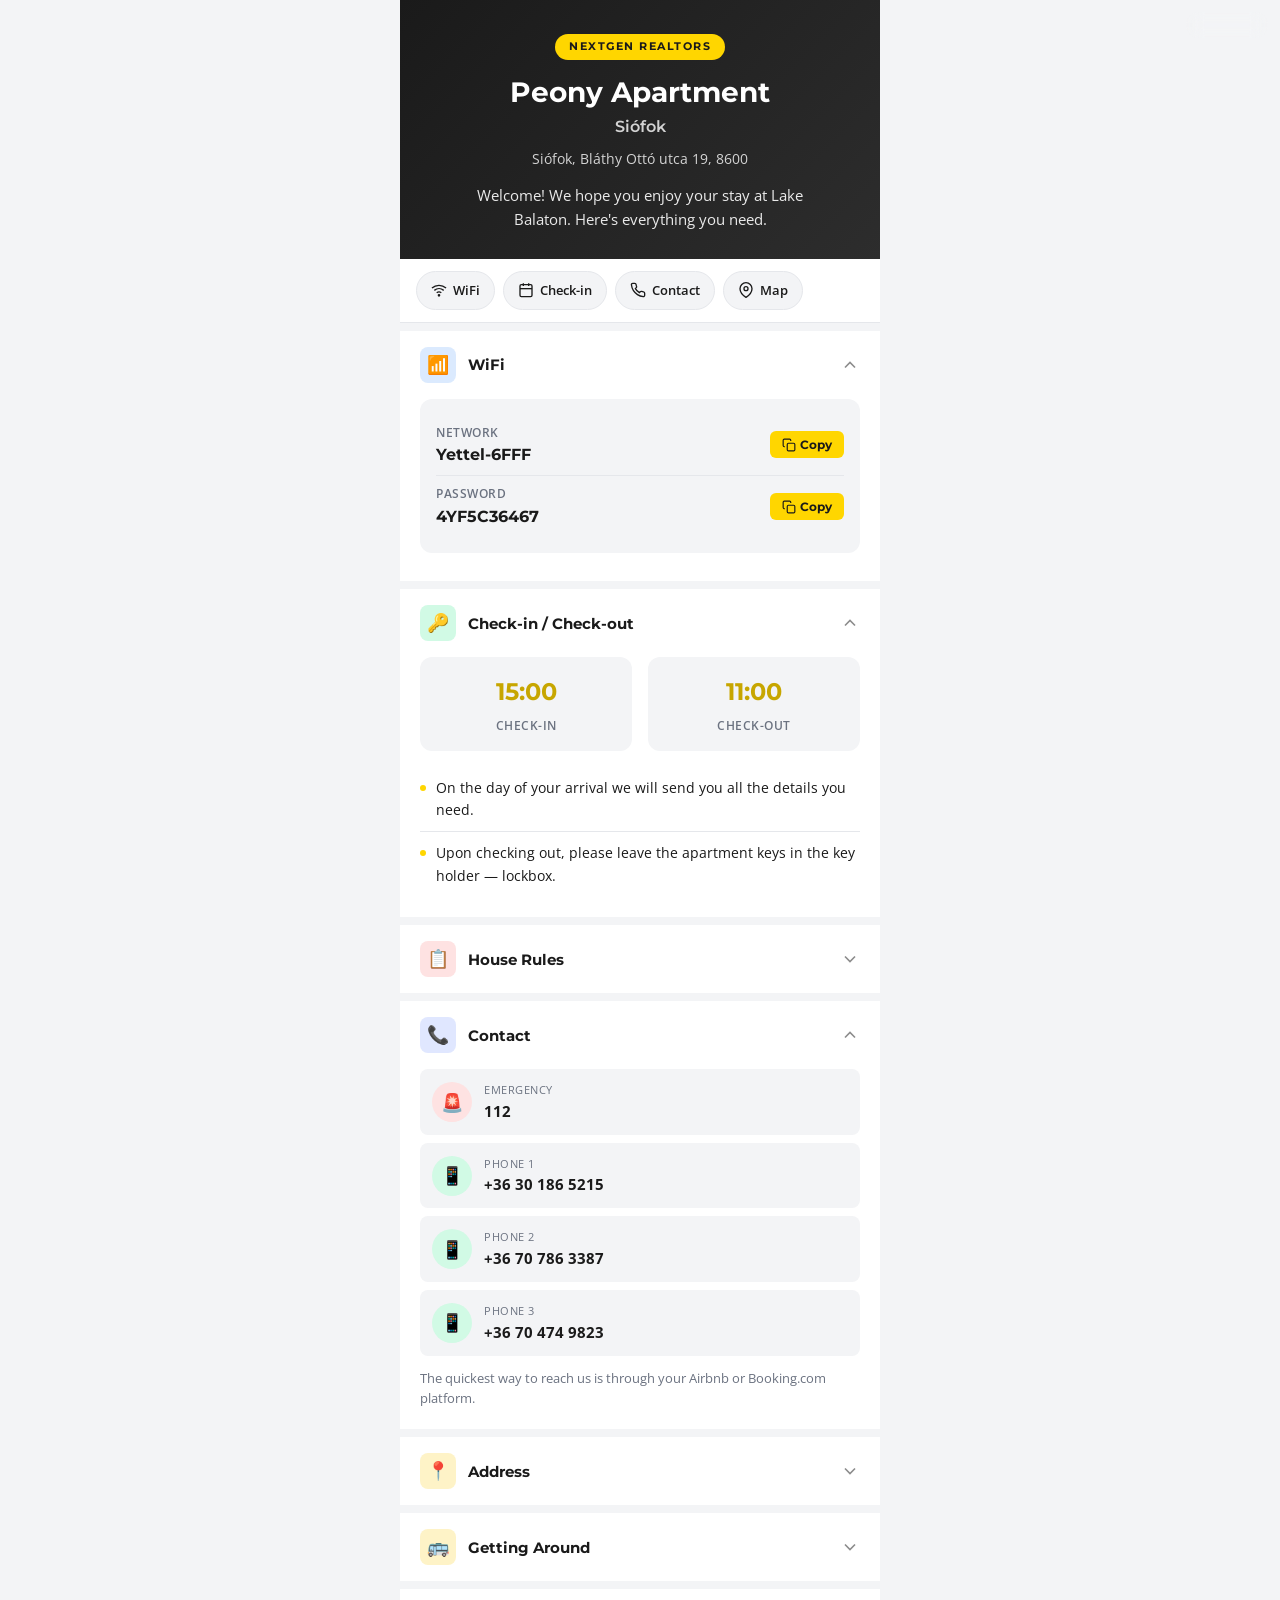
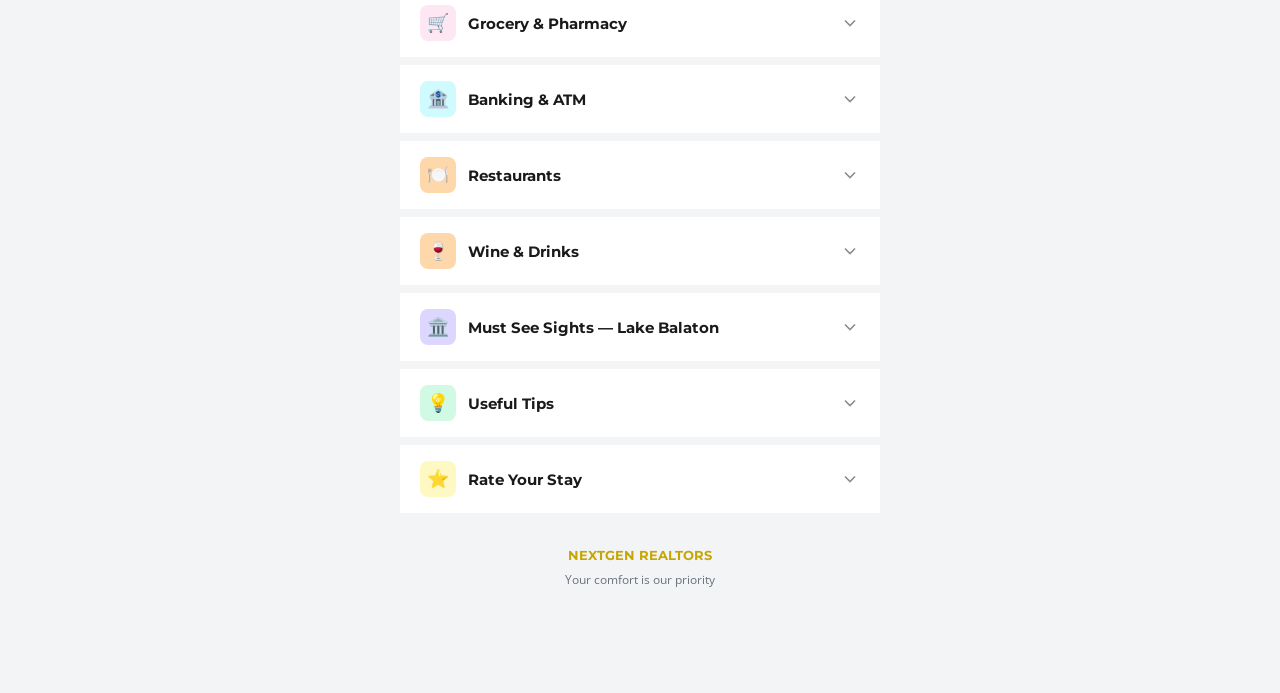
<file: g/s6j1q9w4e8/index.html>
<!DOCTYPE html>
<html lang="en">
<head>
  <meta charset="UTF-8">
  <meta name="viewport" content="width=device-width, initial-scale=1.0">
  <title>Peony Apartment — Guest Guide</title>
  <link rel="preconnect" href="https://fonts.googleapis.com">
  <link href="https://fonts.googleapis.com/css2?family=Montserrat:wght@600;700;800&family=Open+Sans:wght@400;600;700&display=swap" rel="stylesheet">
  <link rel="stylesheet" href="../../shared.css">
</head>
<body>

<!-- Language Toggle -->
<div class="lang-toggle">
  <button class="lang-btn active" data-lang="en">EN</button>
  <button class="lang-btn" data-lang="hu">HU</button>
</div>

<div class="page-wrap">

  <!-- ===== HERO ===== -->
  <div class="hero">
    <div class="hero-badge">NEXTGEN REALTORS</div>
    <h1>Peony Apartment</h1>
    <h2 style="font-size:16px;font-weight:600;opacity:.8;margin-bottom:12px">Siófok</h2>
    <p class="hero-address">Siófok, Bláthy Ottó utca 19, 8600</p>
    <p class="hero-welcome" data-en="Welcome! We hope you enjoy your stay at Lake Balaton. Here's everything you need." data-hu="Üdvözöljük! Kellemes tartózkodást kívánunk a Balatonnál. Itt talál minden fontos információt.">Welcome! We hope you enjoy your stay at Lake Balaton. Here's everything you need.</p>
  </div>

  <!-- ===== QUICK ACTIONS ===== -->
  <div class="quick-bar">
    <a href="#wifi" class="quick-btn" onclick="openSection('wifi')">
      <svg viewBox="0 0 24 24" fill="none" stroke="currentColor" stroke-width="2"><path d="M5 12.55a11 11 0 0 1 14.08 0"/><path d="M1.42 9a16 16 0 0 1 21.16 0"/><path d="M8.53 16.11a6 6 0 0 1 6.95 0"/><circle cx="12" cy="20" r="1"/></svg>
      <span>WiFi</span>
    </a>
    <a href="#checkin" class="quick-btn" onclick="openSection('checkin')">
      <svg viewBox="0 0 24 24" fill="none" stroke="currentColor" stroke-width="2"><rect x="3" y="4" width="18" height="18" rx="2"/><line x1="16" y1="2" x2="16" y2="6"/><line x1="8" y1="2" x2="8" y2="6"/><line x1="3" y1="10" x2="21" y2="10"/></svg>
      <span>Check-in</span>
    </a>
    <a href="#contact" class="quick-btn" onclick="openSection('contact')">
      <svg viewBox="0 0 24 24" fill="none" stroke="currentColor" stroke-width="2"><path d="M22 16.92v3a2 2 0 0 1-2.18 2 19.79 19.79 0 0 1-8.63-3.07 19.5 19.5 0 0 1-6-6 19.79 19.79 0 0 1-3.07-8.67A2 2 0 0 1 4.11 2h3a2 2 0 0 1 2 1.72c.127.96.361 1.903.7 2.81a2 2 0 0 1-.45 2.11L8.09 9.91a16 16 0 0 0 6 6l1.27-1.27a2 2 0 0 1 2.11-.45c.907.339 1.85.573 2.81.7A2 2 0 0 1 22 16.92z"/></svg>
      <span data-en="Contact" data-hu="Kapcsolat">Contact</span>
    </a>
    <a href="https://www.google.com/maps/search/?api=1&query=Si%C3%B3fok+Bl%C3%A1thy+Ott%C3%B3+utca+19" target="_blank" class="quick-btn">
      <svg viewBox="0 0 24 24" fill="none" stroke="currentColor" stroke-width="2"><path d="M21 10c0 7-9 13-9 13s-9-6-9-13a9 9 0 0 1 18 0z"/><circle cx="12" cy="10" r="3"/></svg>
      <span data-en="Map" data-hu="Térkép">Map</span>
    </a>
  </div>

  <!-- ===== WIFI ===== -->
  <div class="section open" id="wifi">
    <button class="section-header">
      <div class="section-icon wifi">📶</div>
      <span class="section-title" data-en="WiFi" data-hu="WiFi">WiFi</span>
      <svg class="section-chevron" viewBox="0 0 24 24" fill="none" stroke="currentColor" stroke-width="2"><polyline points="6 9 12 15 18 9"/></svg>
    </button>
    <div class="section-body">
      <div class="section-content">
        <div class="wifi-card">
          <div class="wifi-row">
            <div>
              <div class="wifi-label" data-en="Network" data-hu="Hálózat">Network</div>
              <div class="wifi-value">Yettel-6FFF</div>
            </div>
            <button class="copy-btn" data-copy="Yettel-6FFF">
              <svg viewBox="0 0 24 24" fill="none" stroke="currentColor" stroke-width="2"><rect x="9" y="9" width="13" height="13" rx="2"/><path d="M5 15H4a2 2 0 0 1-2-2V4a2 2 0 0 1 2-2h9a2 2 0 0 1 2 2v1"/></svg>
              <span data-en="Copy" data-hu="Másolás">Copy</span>
            </button>
          </div>
          <div class="wifi-row">
            <div>
              <div class="wifi-label" data-en="Password" data-hu="Jelszó">Password</div>
              <div class="wifi-value">4YF5C36467</div>
            </div>
            <button class="copy-btn" data-copy="4YF5C36467">
              <svg viewBox="0 0 24 24" fill="none" stroke="currentColor" stroke-width="2"><rect x="9" y="9" width="13" height="13" rx="2"/><path d="M5 15H4a2 2 0 0 1-2-2V4a2 2 0 0 1 2-2h9a2 2 0 0 1 2 2v1"/></svg>
              <span data-en="Copy" data-hu="Másolás">Copy</span>
            </button>
          </div>
        </div>
      </div>
    </div>
  </div>

  <!-- ===== CHECK-IN / CHECK-OUT ===== -->
  <div class="section open" id="checkin">
    <button class="section-header">
      <div class="section-icon checkin">🔑</div>
      <span class="section-title" data-en="Check-in / Check-out" data-hu="Bejelentkezés / Kijelentkezés">Check-in / Check-out</span>
      <svg class="section-chevron" viewBox="0 0 24 24" fill="none" stroke="currentColor" stroke-width="2"><polyline points="6 9 12 15 18 9"/></svg>
    </button>
    <div class="section-body">
      <div class="section-content">
        <div class="timeline">
          <div class="timeline-item">
            <div class="timeline-time">15:00</div>
            <div class="timeline-label">Check-in</div>
          </div>
          <div class="timeline-item">
            <div class="timeline-time">11:00</div>
            <div class="timeline-label">Check-out</div>
          </div>
        </div>
        <ul class="info-list">
          <li class="info-item">
            <span class="bullet"></span>
            <span data-en="On the day of your arrival we will send you all the details you need." data-hu="Érkezése napján elküldjük az összes szükséges információt.">On the day of your arrival we will send you all the details you need.</span>
          </li>
          <li class="info-item">
            <span class="bullet"></span>
            <span data-en="Upon checking out, please leave the apartment keys in the key holder — lockbox." data-hu="Kijelentkezéskor kérjük, hagyja a kulcsokat a kulcstartóban — lockbox.">Upon checking out, please leave the apartment keys in the key holder — lockbox.</span>
          </li>
        </ul>
      </div>
    </div>
  </div>

  <!-- ===== HOUSE RULES ===== -->
  <div class="section" id="rules">
    <button class="section-header">
      <div class="section-icon rules">📋</div>
      <span class="section-title" data-en="House Rules" data-hu="Házszabályzat">House Rules</span>
      <svg class="section-chevron" viewBox="0 0 24 24" fill="none" stroke="currentColor" stroke-width="2"><polyline points="6 9 12 15 18 9"/></svg>
    </button>
    <div class="section-body">
      <div class="section-content">
        <ul class="info-list">
          <li class="info-item">
            <span class="bullet"></span>
            <span data-en="The apartment and the whole building are NON-SMOKING." data-hu="Az apartmanban és az egész épületben TILOS a dohányzás.">The apartment and the whole building are NON-SMOKING.</span>
          </li>
          <li class="info-item">
            <span class="bullet"></span>
            <span data-en="Avoid making noise after 9 PM and please be generally mindful of the neighborhood." data-hu="21 óra után kerülje a hangoskodást, és legyen tekintettel a szomszédokra.">Avoid making noise after 9 PM and please be generally mindful of the neighborhood.</span>
          </li>
        </ul>
        <div class="tip-box mt-12" data-en="💧 The tap water is drinkable and of good quality." data-hu="💧 A csapvíz iható és jó minőségű.">💧 The tap water is drinkable and of good quality.</div>
      </div>
    </div>
  </div>

  <!-- ===== CONTACT ===== -->
  <div class="section open" id="contact">
    <button class="section-header">
      <div class="section-icon contact">📞</div>
      <span class="section-title" data-en="Contact" data-hu="Kapcsolat">Contact</span>
      <svg class="section-chevron" viewBox="0 0 24 24" fill="none" stroke="currentColor" stroke-width="2"><polyline points="6 9 12 15 18 9"/></svg>
    </button>
    <div class="section-body">
      <div class="section-content">
        <a href="tel:112" class="contact-card">
          <div class="icon emergency">🚨</div>
          <div>
            <div class="label" data-en="Emergency" data-hu="Segélyhívó">Emergency</div>
            <div class="value">112</div>
          </div>
        </a>
        <a href="tel:+36301865215" class="contact-card">
          <div class="icon phone">📱</div>
          <div>
            <div class="label" data-en="Phone 1" data-hu="Telefon 1">Phone 1</div>
            <div class="value">+36 30 186 5215</div>
          </div>
        </a>
        <a href="tel:+36707863387" class="contact-card">
          <div class="icon phone">📱</div>
          <div>
            <div class="label" data-en="Phone 2" data-hu="Telefon 2">Phone 2</div>
            <div class="value">+36 70 786 3387</div>
          </div>
        </a>
        <a href="tel:+36704749823" class="contact-card">
          <div class="icon phone">📱</div>
          <div>
            <div class="label" data-en="Phone 3" data-hu="Telefon 3">Phone 3</div>
            <div class="value">+36 70 474 9823</div>
          </div>
        </a>
        <p class="text-sm text-muted mt-12" data-en="The quickest way to reach us is through your Airbnb or Booking.com platform." data-hu="A leggyorsabb módja az elérésünknek, ha az Airbnb vagy Booking.com felületén ír nekünk.">The quickest way to reach us is through your Airbnb or Booking.com platform.</p>
      </div>
    </div>
  </div>

  <!-- ===== ADDRESS ===== -->
  <div class="section" id="address">
    <button class="section-header">
      <div class="section-icon transport">📍</div>
      <span class="section-title" data-en="Address" data-hu="Cím">Address</span>
      <svg class="section-chevron" viewBox="0 0 24 24" fill="none" stroke="currentColor" stroke-width="2"><polyline points="6 9 12 15 18 9"/></svg>
    </button>
    <div class="section-body">
      <div class="section-content">
        <p style="font-weight:700;font-size:15px;margin-bottom:12px">Siófok, Bláthy Ottó utca 19, 8600</p>
        <div class="address-block">
          <button class="copy-btn" data-copy="Siófok, Bláthy Ottó utca 19, 8600">
            <svg viewBox="0 0 24 24" fill="none" stroke="currentColor" stroke-width="2"><rect x="9" y="9" width="13" height="13" rx="2"/><path d="M5 15H4a2 2 0 0 1-2-2V4a2 2 0 0 1 2-2h9a2 2 0 0 1 2 2v1"/></svg>
            <span data-en="Copy address" data-hu="Cím másolása">Copy address</span>
          </button>
          <a href="https://www.google.com/maps/search/?api=1&query=Si%C3%B3fok+Bl%C3%A1thy+Ott%C3%B3+utca+19" target="_blank" class="maps-btn">
            <svg viewBox="0 0 24 24" fill="none" stroke="currentColor" stroke-width="2"><path d="M21 10c0 7-9 13-9 13s-9-6-9-13a9 9 0 0 1 18 0z"/><circle cx="12" cy="10" r="3"/></svg>
            <span data-en="Navigate" data-hu="Navigálás">Navigate</span>
          </a>
        </div>
      </div>
    </div>
  </div>

  <!-- ===== TRANSPORT ===== -->
  <div class="section" id="transport">
    <button class="section-header">
      <div class="section-icon transport">🚌</div>
      <span class="section-title" data-en="Getting Around" data-hu="Közlekedés">Getting Around</span>
      <svg class="section-chevron" viewBox="0 0 24 24" fill="none" stroke="currentColor" stroke-width="2"><polyline points="6 9 12 15 18 9"/></svg>
    </button>
    <div class="section-body">
      <div class="section-content">
        <h4 class="mb-8" data-en="🚕 Taxi" data-hu="🚕 Taxi">🚕 Taxi</h4>
        <p class="text-sm mb-12" data-en="We recommend using the &quot;Bolt&quot; or &quot;Uber&quot; applications. We are also happy to help and book a taxi for you." data-hu="A &quot;Bolt&quot; vagy &quot;Uber&quot; alkalmazásokat ajánljuk. Szívesen segítünk taxit rendelni is.">We recommend using the "Bolt" or "Uber" applications. We are also happy to help and book a taxi for you.</p>

        <h4 class="mb-8" data-en="🚌 Public Transportation" data-hu="🚌 Tömegközlekedés">🚌 Public Transportation</h4>
        <ul class="info-list">
          <li class="info-item">
            <span class="bullet"></span>
            <span data-en="The closest bus stop is Nefelejcs utca, 2 minutes away by walk. Connections to nearby Balaton towns." data-hu="A legközelebbi buszmegálló a Nefelejcs utca, 2 perc séta. Csatlakozások a környező balatoni településekhez.">The closest bus stop is Nefelejcs utca, 2 minutes away by walk. Connections to nearby Balaton towns.</span>
          </li>
          <li class="info-item">
            <span class="bullet"></span>
            <span data-en="Train station: Siófok, Millenium park (less than 2 km). MÁV trains to Budapest and Balaton towns." data-hu="Vasútállomás: Siófok, Millenium park (kevesebb, mint 2 km). MÁV vonatok Budapestre és a balatoni településekre.">Train station: Siófok, Millenium park (less than 2 km). MÁV trains to Budapest and Balaton towns.</span>
          </li>
        </ul>
        <div class="tip-box mt-12" data-en="🎫 Tickets can be purchased from the purple ticket machines at the train station. The machines speak English." data-hu="🎫 Jegyeket a lila jegyautomatákból vásárolhat a vasútállomáson. Az automaták angolul is működnek.">🎫 Tickets can be purchased from the purple ticket machines at the train station. The machines speak English.</div>
      </div>
    </div>
  </div>

  <!-- ===== GROCERY ===== -->
  <div class="section" id="grocery">
    <button class="section-header">
      <div class="section-icon grocery">🛒</div>
      <span class="section-title" data-en="Grocery & Pharmacy" data-hu="Bevásárlás & Gyógyszertár">Grocery & Pharmacy</span>
      <svg class="section-chevron" viewBox="0 0 24 24" fill="none" stroke="currentColor" stroke-width="2"><polyline points="6 9 12 15 18 9"/></svg>
    </button>
    <div class="section-body">
      <div class="section-content">
        <div class="place-card">
          <div class="place-name" data-en="Small Shop" data-hu="Kisbolt">Small Shop</div>
          <div class="place-address">Bláthy Ottó utca 12, Siófok</div>
          <a href="https://www.google.com/maps/search/?api=1&query=Bl%C3%A1thy+Ott%C3%B3+utca+12+Si%C3%B3fok" target="_blank" class="place-link">
            <svg viewBox="0 0 24 24" fill="none" stroke="currentColor" stroke-width="2"><path d="M21 10c0 7-9 13-9 13s-9-6-9-13a9 9 0 0 1 18 0z"/><circle cx="12" cy="10" r="3"/></svg>
            <span data-en="Open in Maps" data-hu="Megnyitás térképen">Open in Maps</span>
          </a>
        </div>
        <div class="place-card">
          <div class="place-name">Tesco</div>
          <div class="place-address">Vak B. utca 27, Siófok, 8600</div>
          <a href="https://www.google.com/maps/search/?api=1&query=Tesco+Vak+Botty%C3%A1n+utca+27+Si%C3%B3fok" target="_blank" class="place-link">
            <svg viewBox="0 0 24 24" fill="none" stroke="currentColor" stroke-width="2"><path d="M21 10c0 7-9 13-9 13s-9-6-9-13a9 9 0 0 1 18 0z"/><circle cx="12" cy="10" r="3"/></svg>
            <span data-en="Open in Maps" data-hu="Megnyitás térképen">Open in Maps</span>
          </a>
        </div>
        <div class="place-card">
          <div class="place-name" data-en="Pharmacy — Korányi Patika" data-hu="Gyógyszertár — Korányi Patika">Pharmacy — Korányi Patika</div>
          <div class="place-address">Korányi Sándor u. 14, Siófok</div>
          <a href="https://www.google.com/maps/search/?api=1&query=Kor%C3%A1nyi+Patika+Kor%C3%A1nyi+S%C3%A1ndor+u.+14+Si%C3%B3fok" target="_blank" class="place-link">
            <svg viewBox="0 0 24 24" fill="none" stroke="currentColor" stroke-width="2"><path d="M21 10c0 7-9 13-9 13s-9-6-9-13a9 9 0 0 1 18 0z"/><circle cx="12" cy="10" r="3"/></svg>
            <span data-en="Open in Maps" data-hu="Megnyitás térképen">Open in Maps</span>
          </a>
        </div>
      </div>
    </div>
  </div>

  <!-- ===== BANKING ===== -->
  <div class="section" id="banking">
    <button class="section-header">
      <div class="section-icon bank">🏦</div>
      <span class="section-title" data-en="Banking & ATM" data-hu="Bankolás & ATM">Banking & ATM</span>
      <svg class="section-chevron" viewBox="0 0 24 24" fill="none" stroke="currentColor" stroke-width="2"><polyline points="6 9 12 15 18 9"/></svg>
    </button>
    <div class="section-body">
      <div class="section-content">
        <ul class="info-list">
          <li class="info-item">
            <span class="bullet"></span>
            <span data-en="OTP Bank: Fő tér 7, Siófok." data-hu="OTP Bank: Fő tér 7, Siófok.">OTP Bank: Fő tér 7, Siófok.</span>
          </li>
          <li class="info-item">
            <span class="bullet"></span>
            <span data-en="Closest ATM: Semmelweis utca 1 (hospital area), Siófok." data-hu="Legközelebbi ATM: Semmelweis utca 1 (kórház), Siófok.">Closest ATM: Semmelweis utca 1 (hospital area), Siófok.</span>
          </li>
        </ul>
      </div>
    </div>
  </div>

  <!-- ===== RESTAURANTS ===== -->
  <div class="section" id="restaurants">
    <button class="section-header">
      <div class="section-icon food">🍽️</div>
      <span class="section-title" data-en="Restaurants" data-hu="Éttermek">Restaurants</span>
      <svg class="section-chevron" viewBox="0 0 24 24" fill="none" stroke="currentColor" stroke-width="2"><polyline points="6 9 12 15 18 9"/></svg>
    </button>
    <div class="section-body">
      <div class="section-content">
        <div class="cat-filter">
          <button class="cat-btn active" data-filter="all" data-en="All" data-hu="Összes">All</button>
          <button class="cat-btn" data-filter="hungarian" data-en="Hungarian" data-hu="Magyar">Hungarian</button>
          <button class="cat-btn" data-filter="fine" data-en="Fine Dining" data-hu="Fine Dining">Fine Dining</button>
        </div>

        <!-- Hungarian -->
        <div class="place-card" data-cat="hungarian">
          <div class="place-name">Echo Étterem</div>
          <div class="place-desc" data-en="Scenic spot on Echo Hill. Hungarian and international cuisine with a great terrace." data-hu="Festői helyszín a Visszhang dombon. Magyar és nemzetközi konyha, remek terasszal.">Scenic spot on Echo Hill. Hungarian and international cuisine with a great terrace.</div>
          <div class="place-address">Tihany, Visszhang domb 23</div>
          <a href="https://www.google.com/maps/search/?api=1&query=Echo+%C3%89tterem+Tihany+Visszhang+domb+23" target="_blank" class="place-link">
            <svg viewBox="0 0 24 24" fill="none" stroke="currentColor" stroke-width="2"><path d="M21 10c0 7-9 13-9 13s-9-6-9-13a9 9 0 0 1 18 0z"/><circle cx="12" cy="10" r="3"/></svg>
            <span data-en="Open in Maps" data-hu="Megnyitás térképen">Open in Maps</span>
          </a>
        </div>

        <div class="place-card" data-cat="hungarian">
          <div class="place-name">Calvados Étterem</div>
          <div class="place-desc" data-en="Friendly restaurant with terrace, serving local dishes." data-hu="Barátságos étterem terasszal, helyi ételekkel.">Friendly restaurant with terrace, serving local dishes.</div>
          <div class="place-address">Erkel Ferenc utca 11, Siófok</div>
          <a href="https://www.google.com/maps/search/?api=1&query=Calvados+%C3%89tterem+Erkel+Ferenc+utca+11+Si%C3%B3fok" target="_blank" class="place-link">
            <svg viewBox="0 0 24 24" fill="none" stroke="currentColor" stroke-width="2"><path d="M21 10c0 7-9 13-9 13s-9-6-9-13a9 9 0 0 1 18 0z"/><circle cx="12" cy="10" r="3"/></svg>
            <span data-en="Open in Maps" data-hu="Megnyitás térképen">Open in Maps</span>
          </a>
        </div>

        <div class="place-card" data-cat="hungarian">
          <div class="place-name">János Vendéglő</div>
          <div class="place-desc" data-en="Cozy restaurant with typical Hungarian dishes." data-hu="Hangulatos vendéglő tipikus magyar ételekkel.">Cozy restaurant with typical Hungarian dishes.</div>
          <div class="place-address">Szent László utca 192/A, Siófok</div>
          <a href="https://www.google.com/maps/search/?api=1&query=J%C3%A1nos+Vendl%C3%A9gl%C5%91+Szent+L%C3%A1szl%C3%B3+utca+192+Si%C3%B3fok" target="_blank" class="place-link">
            <svg viewBox="0 0 24 24" fill="none" stroke="currentColor" stroke-width="2"><path d="M21 10c0 7-9 13-9 13s-9-6-9-13a9 9 0 0 1 18 0z"/><circle cx="12" cy="10" r="3"/></svg>
            <span data-en="Open in Maps" data-hu="Megnyitás térképen">Open in Maps</span>
          </a>
        </div>

        <!-- Fine Dining -->
        <div class="place-card" data-cat="fine">
          <div class="place-name">Mala Garden Restaurant</div>
          <div class="place-desc" data-en="Exotic atmosphere with magnificent Balaton view. Asian and Mediterranean cuisine." data-hu="Egzotikus hangulat, fenséges balatoni kilátással. Ázsiai és mediterrán konyha.">Exotic atmosphere with magnificent Balaton view. Asian and Mediterranean cuisine.</div>
          <div class="place-address">Petőfi Sétány 15/A, Siófok</div>
          <a href="https://www.google.com/maps/search/?api=1&query=Mala+Garden+Restaurant+Pet%C5%91fi+S%C3%A9t%C3%A1ny+15+Si%C3%B3fok" target="_blank" class="place-link">
            <svg viewBox="0 0 24 24" fill="none" stroke="currentColor" stroke-width="2"><path d="M21 10c0 7-9 13-9 13s-9-6-9-13a9 9 0 0 1 18 0z"/><circle cx="12" cy="10" r="3"/></svg>
            <span data-en="Open in Maps" data-hu="Megnyitás térképen">Open in Maps</span>
          </a>
        </div>

        <div class="tip-box mt-16" data-en="💡 Check opening hours in advance, especially during off-season (October–April)." data-hu="💡 Ellenőrizze a nyitvatartást előre, különösen szezonon kívül (október–április).">💡 Check opening hours in advance, especially during off-season (October–April).</div>
      </div>
    </div>
  </div>

  <!-- ===== WINE & DRINKS ===== -->
  <div class="section" id="wine">
    <button class="section-header">
      <div class="section-icon food">🍷</div>
      <span class="section-title" data-en="Wine & Drinks" data-hu="Bor & Italok">Wine & Drinks</span>
      <svg class="section-chevron" viewBox="0 0 24 24" fill="none" stroke="currentColor" stroke-width="2"><polyline points="6 9 12 15 18 9"/></svg>
    </button>
    <div class="section-body">
      <div class="section-content">
        <div class="tip-box mb-12" data-en="🎉 Petőfi sétány is the party street of Siófok — full of bars, pubs, and clubs!" data-hu="🎉 A Petőfi sétány Siófok bulinegyede — tele bárokkal, kocsmákkal és klubokkal!">🎉 Petőfi sétány is the party street of Siófok — full of bars, pubs, and clubs!</div>

        <div class="place-card">
          <div class="place-name">ST.DONAT Organic Wine Estate</div>
          <div class="place-desc" data-en="Outstanding organic wines in a beautiful setting." data-hu="Kiemelkedő bioborok gyönyörű környezetben.">Outstanding organic wines in a beautiful setting.</div>
          <div class="place-address">Csopak, Szitahegyi u. 28, 8229</div>
          <a href="https://www.google.com/maps/search/?api=1&query=St.+Donat+Organic+Wine+Estate+Csopak+Szitahegyi+u.+28" target="_blank" class="place-link">
            <svg viewBox="0 0 24 24" fill="none" stroke="currentColor" stroke-width="2"><path d="M21 10c0 7-9 13-9 13s-9-6-9-13a9 9 0 0 1 18 0z"/><circle cx="12" cy="10" r="3"/></svg>
            <span data-en="Open in Maps" data-hu="Megnyitás térképen">Open in Maps</span>
          </a>
        </div>

        <div class="place-card">
          <div class="place-name">HOMOLA BORTERASZ</div>
          <div class="place-desc" data-en="Fantastic wines and a beautiful panoramic Balaton view." data-hu="Fantasztikus borok és gyönyörű balatoni panoráma.">Fantastic wines and a beautiful panoramic Balaton view.</div>
          <div class="place-address">Paloznak, Vincellér u., 8229</div>
          <a href="https://www.google.com/maps/search/?api=1&query=Homola+Borterasz+Paloznak+Vincell%C3%A9r+u." target="_blank" class="place-link">
            <svg viewBox="0 0 24 24" fill="none" stroke="currentColor" stroke-width="2"><path d="M21 10c0 7-9 13-9 13s-9-6-9-13a9 9 0 0 1 18 0z"/><circle cx="12" cy="10" r="3"/></svg>
            <span data-en="Open in Maps" data-hu="Megnyitás térképen">Open in Maps</span>
          </a>
        </div>

        <div class="tip-box mt-12" data-en="💰 Tipping: ~10% is customary. Some restaurants automatically charge 15% service fee — check the bottom of your bill." data-hu="💰 Borravaló: ~10% a szokásos. Egyes éttermek automatikusan felszámítanak 15% szervizdíjat — ellenőrizze a számla alját.">💰 Tipping: ~10% is customary. Some restaurants automatically charge 15% service fee — check the bottom of your bill.</div>
      </div>
    </div>
  </div>

  <!-- ===== SIGHTS ===== -->
  <div class="section" id="sights">
    <button class="section-header">
      <div class="section-icon sights">🏛️</div>
      <span class="section-title" data-en="Must See Sights — Lake Balaton" data-hu="Látnivalók — Balaton">Must See Sights — Lake Balaton</span>
      <svg class="section-chevron" viewBox="0 0 24 24" fill="none" stroke="currentColor" stroke-width="2"><polyline points="6 9 12 15 18 9"/></svg>
    </button>
    <div class="section-body">
      <div class="section-content">

        <div class="sight-card">
          <div class="sight-name" data-en="Tihany Peninsula" data-hu="Tihanyi-félsziget">Tihany Peninsula</div>
          <div class="sight-desc" data-en="Tihany Abbey (Benedictine monastery, founded 1055), lavender fields, Echo Hill with panoramic views of Lake Balaton." data-hu="Tihanyi Apátság (bencés kolostor, alapítva 1055), levendulás mezők, Visszhang domb panorámás kilátással a Balatonra.">Tihany Abbey (Benedictine monastery, founded 1055), lavender fields, Echo Hill with panoramic views of Lake Balaton.</div>
          <span class="sight-badge" data-en="Top Pick" data-hu="Kiemelt">Top Pick</span>
        </div>

        <div class="sight-card">
          <div class="sight-name">Balatonfüred</div>
          <div class="sight-desc" data-en="Tagore Promenade along the lakefront, Kisfaludy Lookout with stunning views, Anna Grand Hotel and Spa." data-hu="Tagore Sétány a tóparton, Kisfaludy Kilátó lenyűgöző panorámával, Anna Grand Hotel és Spa.">Tagore Promenade along the lakefront, Kisfaludy Lookout with stunning views, Anna Grand Hotel and Spa.</div>
          <span class="sight-badge" data-en="Top Pick" data-hu="Kiemelt">Top Pick</span>
        </div>

        <div class="sight-card">
          <div class="sight-name">Badacsony</div>
          <div class="sight-desc" data-en="Volcanic soil, famous vineyards (Olaszrizling, Kéknyelű wines). Visit Rózsakő — legend says couples who sit on it will marry within a year!" data-hu="Vulkanikus talaj, híres szőlőbirtokok (Olaszrizling, Kéknyelű borok). Látogassa meg a Rózsakövet — a legenda szerint a párok, akik ráülnek, egy éven belül összeházasodnak!">Volcanic soil, famous vineyards (Olaszrizling, Kéknyelű wines). Visit Rózsakő — legend says couples who sit on it will marry within a year!</div>
          <span class="sight-badge" data-en="Top Pick" data-hu="Kiemelt">Top Pick</span>
        </div>

        <div class="sight-card">
          <div class="sight-name" data-en="Szigliget Castle" data-hu="Szigligeti Vár">Szigliget Castle</div>
          <div class="sight-desc" data-en="Medieval fortress with panoramic views over Lake Balaton and the surrounding vineyards." data-hu="Középkori erőd panorámás kilátással a Balatonra és a környező szőlőbirtokokra.">Medieval fortress with panoramic views over Lake Balaton and the surrounding vineyards.</div>
        </div>

        <div class="sight-card">
          <div class="sight-name" data-en="Káli Basin (Káli-medence)" data-hu="Káli-medence">Káli Basin (Káli-medence)</div>
          <div class="sight-desc" data-en="Known as &quot;Hungarian Provence&quot; — charming villages, vineyards, and Salföld Nature Reserve." data-hu="A &quot;Magyar Provence&quot; — bájos falvak, szőlőbirtokok és a Salföldi Természetvédelmi Terület.">Known as "Hungarian Provence" — charming villages, vineyards, and Salföld Nature Reserve.</div>
        </div>

        <div class="sight-card">
          <div class="sight-name">Hegyestű</div>
          <div class="sight-desc" data-en="Impressive basalt columns formed by volcanic activity. Geological visitor center on site." data-hu="Lenyűgöző bazaltoszlopok vulkanikus tevékenység által formálva. Geológiai látogatóközpont a helyszínen.">Impressive basalt columns formed by volcanic activity. Geological visitor center on site.</div>
        </div>

        <div class="sight-card">
          <div class="sight-name" data-en="Tapolca Lake Cave" data-hu="Tapolcai-tavasbarlang">Tapolca Lake Cave</div>
          <div class="sight-desc" data-en="Unique underground boat ride in crystal-clear cave waters. A one-of-a-kind experience!" data-hu="Egyedülálló földalatti csónakázás kristálytiszta barlangi vizeken. Páratlan élmény!">Unique underground boat ride in crystal-clear cave waters. A one-of-a-kind experience!</div>
        </div>

        <div class="sight-card">
          <div class="sight-name">Keszthely</div>
          <div class="sight-desc" data-en="Festetics Palace (stunning Baroque architecture), Balaton Museum — the history and nature of the region." data-hu="Festetics-kastély (lenyűgöző barokk építészet), Balatoni Múzeum — a régió története és természete.">Festetics Palace (stunning Baroque architecture), Balaton Museum — the history and nature of the region.</div>
        </div>

        <div class="sight-card">
          <div class="sight-name" data-en="Balaton Uplands National Park" data-hu="Balaton-felvidéki Nemzeti Park">Balaton Uplands National Park</div>
          <div class="sight-desc" data-en="Excellent hiking and biking trails, rare plant and animal species. Nature at its best." data-hu="Kiváló túra- és kerékpárutak, ritka növény- és állatfajok. A természet a legjava.">Excellent hiking and biking trails, rare plant and animal species. Nature at its best.</div>
        </div>

        <div class="sight-card">
          <div class="sight-name" data-en="Szent György Hill" data-hu="Szent György-hegy">Szent György Hill</div>
          <div class="sight-desc" data-en="Basalt columns, vineyards, and wine tasting opportunities with stunning views." data-hu="Bazaltoszlopok, szőlőbirtokok és borízlelési lehetőségek lenyűgöző panorámával.">Basalt columns, vineyards, and wine tasting opportunities with stunning views.</div>
        </div>

      </div>
    </div>
  </div>

  <!-- ===== TIPS ===== -->
  <div class="section" id="tips">
    <button class="section-header">
      <div class="section-icon tips">💡</div>
      <span class="section-title" data-en="Useful Tips" data-hu="Hasznos tippek">Useful Tips</span>
      <svg class="section-chevron" viewBox="0 0 24 24" fill="none" stroke="currentColor" stroke-width="2"><polyline points="6 9 12 15 18 9"/></svg>
    </button>
    <div class="section-body">
      <div class="section-content">
        <div class="tip-box" data-en="💧 The tap water is drinkable and of good quality." data-hu="💧 A csapvíz iható és jó minőségű.">💧 The tap water is drinkable and of good quality.</div>
        <div class="tip-box" data-en="💰 Tipping: The regular tip is around 10%. Some restaurants automatically add 15% service charge — check the bottom of your bill." data-hu="💰 Borravaló: A szokásos borravaló kb. 10%. Egyes éttermek automatikusan felszámítanak 15% szervizdíjat — ellenőrizze a számla alját.">💰 Tipping: The regular tip is around 10%. Some restaurants automatically add 15% service charge — check the bottom of your bill.</div>
        <div class="tip-box" data-en="🚕 Use the &quot;Bolt&quot; or &quot;Uber&quot; apps for taxis — reliable and fair pricing." data-hu="🚕 Használja a &quot;Bolt&quot; vagy &quot;Uber&quot; alkalmazást taxihoz — megbízható és korrekt árazás.">🚕 Use the "Bolt" or "Uber" apps for taxis — reliable and fair pricing.</div>
        <div class="tip-box" data-en="🚌 For local buses, check timetables at the bus stop or online at menetrendek.hu." data-hu="🚌 Helyi buszokhoz ellenőrizze a menetrendet a megállóban vagy online a menetrendek.hu oldalon.">🚌 For local buses, check timetables at the bus stop or online at menetrendek.hu.</div>
      </div>
    </div>
  </div>

  <!-- ===== FEEDBACK ===== -->
  <div class="section" id="feedback">
    <button class="section-header">
      <div class="section-icon feedback">⭐</div>
      <span class="section-title" data-en="Rate Your Stay" data-hu="Értékelje tartózkodását">Rate Your Stay</span>
      <svg class="section-chevron" viewBox="0 0 24 24" fill="none" stroke="currentColor" stroke-width="2"><polyline points="6 9 12 15 18 9"/></svg>
    </button>
    <div class="section-body">
      <div class="section-content" style="text-align:center">
        <p class="mb-12" data-en="We'd love to hear about your experience!" data-hu="Szívesen hallanánk a tapasztalatairól!">We'd love to hear about your experience!</p>
        <p class="text-sm text-muted" data-en="Please give us feedback and review our apartment at the website you booked your holiday." data-hu="Kérjük, értékeljen minket azon a weboldalon, ahol a szállást foglalta.">Please give us feedback and review our apartment at the website you booked your holiday.</p>
      </div>
    </div>
  </div>

  <!-- ===== FOOTER ===== -->
  <div class="footer">
    <div class="footer-brand">NEXTGEN REALTORS</div>
    <p data-en="Your comfort is our priority" data-hu="Az Ön kényelme a legfontosabb">Your comfort is our priority</p>
  </div>

</div>

<script src="../../shared.js"></script>
<script>
function openSection(id) {
  const section = document.getElementById(id);
  if (section && !section.classList.contains('open')) {
    section.classList.add('open');
  }
}
</script>
</body>
</html>
</file>
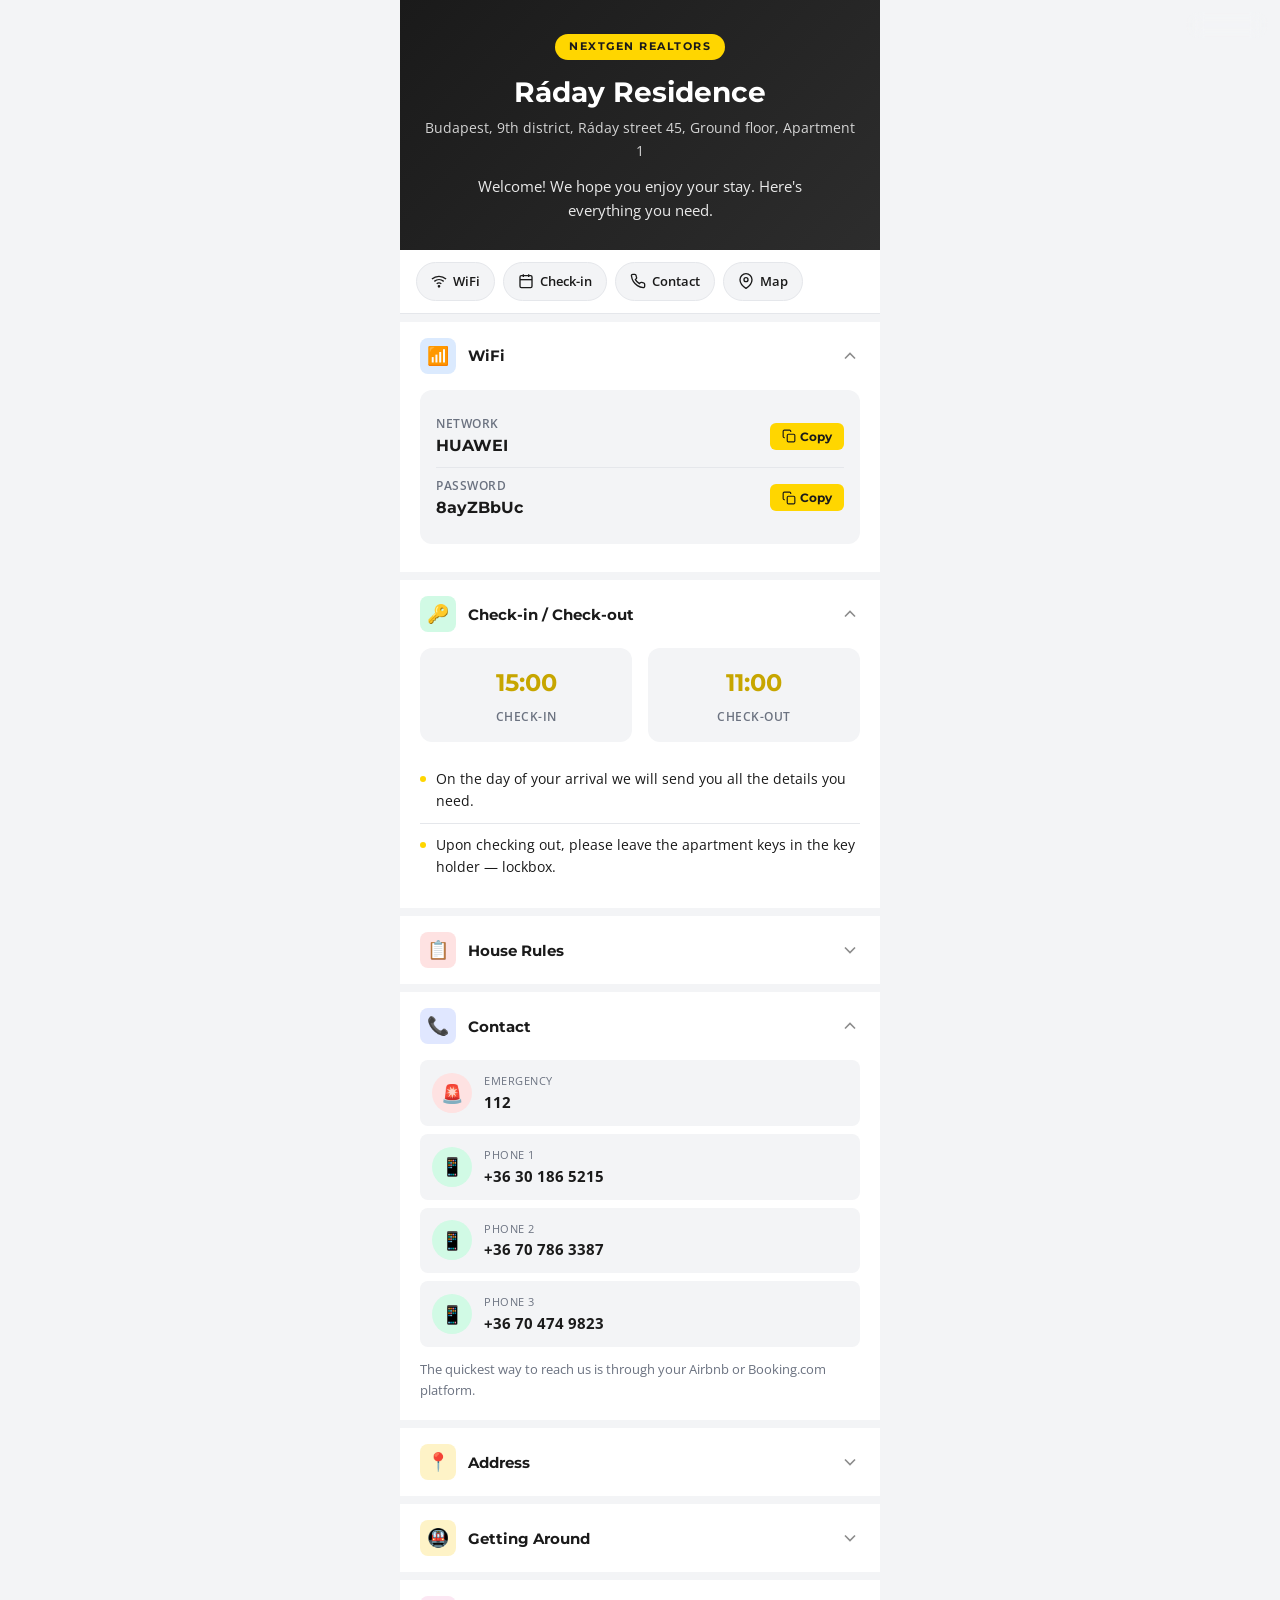
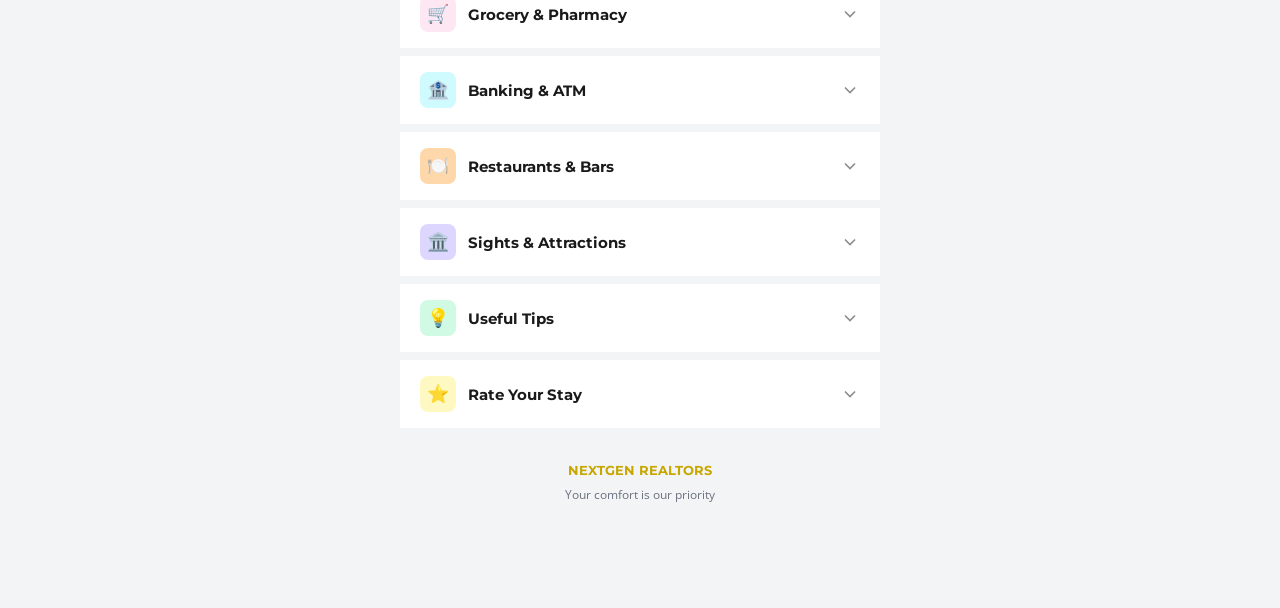
<file: g/v5n3k7t2y1/index.html>
<!DOCTYPE html>
<html lang="en">
<head>
  <meta charset="UTF-8">
  <meta name="viewport" content="width=device-width, initial-scale=1.0">
  <title>Ráday Residence — Guest Guide</title>
  <link rel="preconnect" href="https://fonts.googleapis.com">
  <link href="https://fonts.googleapis.com/css2?family=Montserrat:wght@600;700;800&family=Open+Sans:wght@400;600;700&display=swap" rel="stylesheet">
  <link rel="stylesheet" href="../../shared.css">
</head>
<body>

<!-- Language Toggle -->
<div class="lang-toggle">
  <button class="lang-btn active" data-lang="en">EN</button>
  <button class="lang-btn" data-lang="hu">HU</button>
</div>

<div class="page-wrap">

  <!-- ===== HERO ===== -->
  <div class="hero">
    <div class="hero-badge">NEXTGEN REALTORS</div>
    <h1>Ráday Residence</h1>
    <p class="hero-address">Budapest, 9th district, Ráday street 45, Ground floor, Apartment 1</p>
    <p class="hero-welcome" data-en="Welcome! We hope you enjoy your stay. Here's everything you need." data-hu="Üdvözöljük! Kellemes tartózkodást kívánunk. Itt talál minden fontos információt.">Welcome! We hope you enjoy your stay. Here's everything you need.</p>
  </div>

  <!-- ===== QUICK ACTIONS ===== -->
  <div class="quick-bar">
    <a href="#wifi" class="quick-btn" onclick="openSection('wifi')">
      <svg viewBox="0 0 24 24" fill="none" stroke="currentColor" stroke-width="2"><path d="M5 12.55a11 11 0 0 1 14.08 0"/><path d="M1.42 9a16 16 0 0 1 21.16 0"/><path d="M8.53 16.11a6 6 0 0 1 6.95 0"/><circle cx="12" cy="20" r="1"/></svg>
      <span>WiFi</span>
    </a>
    <a href="#checkin" class="quick-btn" onclick="openSection('checkin')">
      <svg viewBox="0 0 24 24" fill="none" stroke="currentColor" stroke-width="2"><rect x="3" y="4" width="18" height="18" rx="2"/><line x1="16" y1="2" x2="16" y2="6"/><line x1="8" y1="2" x2="8" y2="6"/><line x1="3" y1="10" x2="21" y2="10"/></svg>
      <span>Check-in</span>
    </a>
    <a href="#contact" class="quick-btn" onclick="openSection('contact')">
      <svg viewBox="0 0 24 24" fill="none" stroke="currentColor" stroke-width="2"><path d="M22 16.92v3a2 2 0 0 1-2.18 2 19.79 19.79 0 0 1-8.63-3.07 19.5 19.5 0 0 1-6-6 19.79 19.79 0 0 1-3.07-8.67A2 2 0 0 1 4.11 2h3a2 2 0 0 1 2 1.72c.127.96.361 1.903.7 2.81a2 2 0 0 1-.45 2.11L8.09 9.91a16 16 0 0 0 6 6l1.27-1.27a2 2 0 0 1 2.11-.45c.907.339 1.85.573 2.81.7A2 2 0 0 1 22 16.92z"/></svg>
      <span data-en="Contact" data-hu="Kapcsolat">Contact</span>
    </a>
    <a href="https://www.google.com/maps/search/?api=1&query=Budapest+R%C3%A1day+utca+45" target="_blank" class="quick-btn">
      <svg viewBox="0 0 24 24" fill="none" stroke="currentColor" stroke-width="2"><path d="M21 10c0 7-9 13-9 13s-9-6-9-13a9 9 0 0 1 18 0z"/><circle cx="12" cy="10" r="3"/></svg>
      <span data-en="Map" data-hu="Térkép">Map</span>
    </a>
  </div>

  <!-- ===== WIFI ===== -->
  <div class="section open" id="wifi">
    <button class="section-header">
      <div class="section-icon wifi">📶</div>
      <span class="section-title" data-en="WiFi" data-hu="WiFi">WiFi</span>
      <svg class="section-chevron" viewBox="0 0 24 24" fill="none" stroke="currentColor" stroke-width="2"><polyline points="6 9 12 15 18 9"/></svg>
    </button>
    <div class="section-body">
      <div class="section-content">
        <div class="wifi-card">
          <div class="wifi-row">
            <div>
              <div class="wifi-label" data-en="Network" data-hu="Hálózat">Network</div>
              <div class="wifi-value">HUAWEI</div>
            </div>
            <button class="copy-btn" data-copy="HUAWEI">
              <svg viewBox="0 0 24 24" fill="none" stroke="currentColor" stroke-width="2"><rect x="9" y="9" width="13" height="13" rx="2"/><path d="M5 15H4a2 2 0 0 1-2-2V4a2 2 0 0 1 2-2h9a2 2 0 0 1 2 2v1"/></svg>
              <span data-en="Copy" data-hu="Másolás">Copy</span>
            </button>
          </div>
          <div class="wifi-row">
            <div>
              <div class="wifi-label" data-en="Password" data-hu="Jelszó">Password</div>
              <div class="wifi-value">8ayZBbUc</div>
            </div>
            <button class="copy-btn" data-copy="8ayZBbUc">
              <svg viewBox="0 0 24 24" fill="none" stroke="currentColor" stroke-width="2"><rect x="9" y="9" width="13" height="13" rx="2"/><path d="M5 15H4a2 2 0 0 1-2-2V4a2 2 0 0 1 2-2h9a2 2 0 0 1 2 2v1"/></svg>
              <span data-en="Copy" data-hu="Másolás">Copy</span>
            </button>
          </div>
        </div>
      </div>
    </div>
  </div>

  <!-- ===== CHECK-IN / CHECK-OUT ===== -->
  <div class="section open" id="checkin">
    <button class="section-header">
      <div class="section-icon checkin">🔑</div>
      <span class="section-title" data-en="Check-in / Check-out" data-hu="Bejelentkezés / Kijelentkezés">Check-in / Check-out</span>
      <svg class="section-chevron" viewBox="0 0 24 24" fill="none" stroke="currentColor" stroke-width="2"><polyline points="6 9 12 15 18 9"/></svg>
    </button>
    <div class="section-body">
      <div class="section-content">
        <div class="timeline">
          <div class="timeline-item">
            <div class="timeline-time">15:00</div>
            <div class="timeline-label">Check-in</div>
          </div>
          <div class="timeline-item">
            <div class="timeline-time">11:00</div>
            <div class="timeline-label">Check-out</div>
          </div>
        </div>
        <ul class="info-list">
          <li class="info-item">
            <span class="bullet"></span>
            <span data-en="On the day of your arrival we will send you all the details you need." data-hu="Érkezése napján elküldjük az összes szükséges információt.">On the day of your arrival we will send you all the details you need.</span>
          </li>
          <li class="info-item">
            <span class="bullet"></span>
            <span data-en="Upon checking out, please leave the apartment keys in the key holder — lockbox." data-hu="Kijelentkezéskor kérjük, hagyja a kulcsokat a kulcstartóban — lockbox.">Upon checking out, please leave the apartment keys in the key holder — lockbox.</span>
          </li>
        </ul>
      </div>
    </div>
  </div>

  <!-- ===== HOUSE RULES ===== -->
  <div class="section" id="rules">
    <button class="section-header">
      <div class="section-icon rules">📋</div>
      <span class="section-title" data-en="House Rules" data-hu="Házszabályzat">House Rules</span>
      <svg class="section-chevron" viewBox="0 0 24 24" fill="none" stroke="currentColor" stroke-width="2"><polyline points="6 9 12 15 18 9"/></svg>
    </button>
    <div class="section-body">
      <div class="section-content">
        <ul class="info-list">
          <li class="info-item">
            <span class="bullet"></span>
            <span data-en="The apartment and the whole building are NON-SMOKING." data-hu="Az apartmanban és az egész épületben TILOS a dohányzás.">The apartment and the whole building are NON-SMOKING.</span>
          </li>
          <li class="info-item">
            <span class="bullet"></span>
            <span data-en="Avoid making noise after 9 PM and please be generally mindful of the neighborhood." data-hu="21 óra után kerülje a hangoskodást, és legyen tekintettel a szomszédokra.">Avoid making noise after 9 PM and please be generally mindful of the neighborhood.</span>
          </li>
        </ul>
        <div class="tip-box mt-12" data-en="💧 The tap water is drinkable and of good quality." data-hu="💧 A csapvíz iható és jó minőségű.">💧 The tap water is drinkable and of good quality.</div>
      </div>
    </div>
  </div>

  <!-- ===== CONTACT ===== -->
  <div class="section open" id="contact">
    <button class="section-header">
      <div class="section-icon contact">📞</div>
      <span class="section-title" data-en="Contact" data-hu="Kapcsolat">Contact</span>
      <svg class="section-chevron" viewBox="0 0 24 24" fill="none" stroke="currentColor" stroke-width="2"><polyline points="6 9 12 15 18 9"/></svg>
    </button>
    <div class="section-body">
      <div class="section-content">
        <a href="tel:112" class="contact-card">
          <div class="icon emergency">🚨</div>
          <div>
            <div class="label" data-en="Emergency" data-hu="Segélyhívó">Emergency</div>
            <div class="value">112</div>
          </div>
        </a>
        <a href="tel:+36301865215" class="contact-card">
          <div class="icon phone">📱</div>
          <div>
            <div class="label" data-en="Phone 1" data-hu="Telefon 1">Phone 1</div>
            <div class="value">+36 30 186 5215</div>
          </div>
        </a>
        <a href="tel:+36707863387" class="contact-card">
          <div class="icon phone">📱</div>
          <div>
            <div class="label" data-en="Phone 2" data-hu="Telefon 2">Phone 2</div>
            <div class="value">+36 70 786 3387</div>
          </div>
        </a>
        <a href="tel:+36704749823" class="contact-card">
          <div class="icon phone">📱</div>
          <div>
            <div class="label" data-en="Phone 3" data-hu="Telefon 3">Phone 3</div>
            <div class="value">+36 70 474 9823</div>
          </div>
        </a>
        <p class="text-sm text-muted mt-12" data-en="The quickest way to reach us is through your Airbnb or Booking.com platform." data-hu="A leggyorsabb módja az elérésünknek, ha az Airbnb vagy Booking.com felületén ír nekünk.">The quickest way to reach us is through your Airbnb or Booking.com platform.</p>
      </div>
    </div>
  </div>

  <!-- ===== ADDRESS ===== -->
  <div class="section" id="address">
    <button class="section-header">
      <div class="section-icon transport">📍</div>
      <span class="section-title" data-en="Address" data-hu="Cím">Address</span>
      <svg class="section-chevron" viewBox="0 0 24 24" fill="none" stroke="currentColor" stroke-width="2"><polyline points="6 9 12 15 18 9"/></svg>
    </button>
    <div class="section-body">
      <div class="section-content">
        <p style="font-weight:700;font-size:15px;margin-bottom:12px">Budapest, 9th district, Ráday street 45, Ground floor, Apartment 1</p>
        <div class="address-block">
          <button class="copy-btn" data-copy="Budapest, Ráday utca 45, 1092">
            <svg viewBox="0 0 24 24" fill="none" stroke="currentColor" stroke-width="2"><rect x="9" y="9" width="13" height="13" rx="2"/><path d="M5 15H4a2 2 0 0 1-2-2V4a2 2 0 0 1 2-2h9a2 2 0 0 1 2 2v1"/></svg>
            <span data-en="Copy address" data-hu="Cím másolása">Copy address</span>
          </button>
          <a href="https://www.google.com/maps/search/?api=1&query=Budapest+R%C3%A1day+utca+45" target="_blank" class="maps-btn">
            <svg viewBox="0 0 24 24" fill="none" stroke="currentColor" stroke-width="2"><path d="M21 10c0 7-9 13-9 13s-9-6-9-13a9 9 0 0 1 18 0z"/><circle cx="12" cy="10" r="3"/></svg>
            <span data-en="Navigate" data-hu="Navigálás">Navigate</span>
          </a>
        </div>
      </div>
    </div>
  </div>

  <!-- ===== TRANSPORT ===== -->
  <div class="section" id="transport">
    <button class="section-header">
      <div class="section-icon transport">🚇</div>
      <span class="section-title" data-en="Getting Around" data-hu="Közlekedés">Getting Around</span>
      <svg class="section-chevron" viewBox="0 0 24 24" fill="none" stroke="currentColor" stroke-width="2"><polyline points="6 9 12 15 18 9"/></svg>
    </button>
    <div class="section-body">
      <div class="section-content">
        <h4 class="mb-8" data-en="🚕 Taxi" data-hu="🚕 Taxi">🚕 Taxi</h4>
        <p class="text-sm mb-12" data-en="We always recommend using the &quot;Bolt&quot; application. We are also happy to help and book a taxi for you." data-hu="Mindig a &quot;Bolt&quot; alkalmazást ajánljuk. Szívesen segítünk taxit rendelni is.">We always recommend using the "Bolt" application. We are also happy to help and book a taxi for you.</p>

        <h4 class="mb-8" data-en="🚌 Public Transportation" data-hu="🚌 Tömegközlekedés">🚌 Public Transportation</h4>
        <ul class="info-list">
          <li class="info-item">
            <span class="bullet"></span>
            <span data-en="Corvin metro (M3) is a few minutes walk from the apartment." data-hu="A Corvin metró (M3) néhány perc séta az apartmantól.">Corvin metro (M3) is a few minutes walk from the apartment.</span>
          </li>
          <li class="info-item">
            <span class="bullet"></span>
            <span data-en="Kálvin square (M3, M4) is about 10 minutes walk." data-hu="A Kálvin tér (M3, M4) kb. 10 perc séta.">Kálvin square (M3, M4) is about 10 minutes walk.</span>
          </li>
        </ul>
        <div class="tip-box mt-12" data-en="🎫 Tickets can be purchased by the Budapest Go app, or from the purple ticket machines at metro stops. The machines speak English." data-hu="🎫 Jegyeket a Budapest Go alkalmazásban vagy a lila jegyautomatákból vásárolhat a metróállomásokon. Az automaták angolul is működnek.">🎫 Tickets can be purchased by the Budapest Go app, or from the purple ticket machines at metro stops. The machines speak English.</div>

        <h4 class="mt-16 mb-8" data-en="🅿️ Parking & Car Rental" data-hu="🅿️ Parkolás & Autóbérlés">🅿️ Parking & Car Rental</h4>
        <ul class="info-list">
          <li class="info-item">
            <span class="bullet"></span>
            <span data-en="Street parking: Mon–Fri 8 AM – 10 PM (paid). Weekends: free." data-hu="Utcai parkolás: Hé–Pé 8:00–22:00 (fizetős). Hétvégén: ingyenes.">Street parking: Mon–Fri 8 AM – 10 PM (paid). Weekends: free.</span>
          </li>
          <li class="info-item">
            <span class="bullet"></span>
            <span data-en="Parking house right in front of the building: Ráday u. 40." data-hu="Parkolóház közvetlenül az épület előtt: Ráday u. 40.">Parking house right in front of the building: Ráday u. 40.</span>
          </li>
        </ul>
      </div>
    </div>
  </div>

  <!-- ===== GROCERY ===== -->
  <div class="section" id="grocery">
    <button class="section-header">
      <div class="section-icon grocery">🛒</div>
      <span class="section-title" data-en="Grocery & Pharmacy" data-hu="Bevásárlás & Gyógyszertár">Grocery & Pharmacy</span>
      <svg class="section-chevron" viewBox="0 0 24 24" fill="none" stroke="currentColor" stroke-width="2"><polyline points="6 9 12 15 18 9"/></svg>
    </button>
    <div class="section-body">
      <div class="section-content">
        <div class="place-card">
          <div class="place-name">SPAR</div>
          <div class="place-desc" data-en="3 minutes away." data-hu="3 perc séta.">3 minutes away.</div>
          <div class="place-address">Ráday u. 32, 1092</div>
          <a href="https://www.google.com/maps/search/?api=1&query=SPAR+R%C3%A1day+utca+32+Budapest" target="_blank" class="place-link">
            <svg viewBox="0 0 24 24" fill="none" stroke="currentColor" stroke-width="2"><path d="M21 10c0 7-9 13-9 13s-9-6-9-13a9 9 0 0 1 18 0z"/><circle cx="12" cy="10" r="3"/></svg>
            <span data-en="Open in Maps" data-hu="Megnyitás térképen">Open in Maps</span>
          </a>
        </div>
        <div class="place-card">
          <div class="place-name" data-en="Pharmacy Fortuna" data-hu="Fortuna Gyógyszertár">Pharmacy Fortuna</div>
          <div class="place-address">Ráday u. 37, 1092</div>
          <a href="https://www.google.com/maps/search/?api=1&query=Fortuna+Gy%C3%B3gyszert%C3%A1r+R%C3%A1day+utca+37+Budapest" target="_blank" class="place-link">
            <svg viewBox="0 0 24 24" fill="none" stroke="currentColor" stroke-width="2"><path d="M21 10c0 7-9 13-9 13s-9-6-9-13a9 9 0 0 1 18 0z"/><circle cx="12" cy="10" r="3"/></svg>
            <span data-en="Open in Maps" data-hu="Megnyitás térképen">Open in Maps</span>
          </a>
        </div>
      </div>
    </div>
  </div>

  <!-- ===== BANKING ===== -->
  <div class="section" id="banking">
    <button class="section-header">
      <div class="section-icon bank">🏦</div>
      <span class="section-title" data-en="Banking & ATM" data-hu="Bankolás & ATM">Banking & ATM</span>
      <svg class="section-chevron" viewBox="0 0 24 24" fill="none" stroke="currentColor" stroke-width="2"><polyline points="6 9 12 15 18 9"/></svg>
    </button>
    <div class="section-body">
      <div class="section-content">
        <ul class="info-list">
          <li class="info-item">
            <span class="bullet"></span>
            <span data-en="Nearest banks at Kálvin square (~10 min walk)." data-hu="A legközelebbi bankok a Kálvin téren (~10 perc séta).">Nearest banks at Kálvin square (~10 min walk).</span>
          </li>
          <li class="info-item">
            <span class="bullet"></span>
            <span data-en="ATMs available at Ráday u. 48, 1092." data-hu="ATM elérhető: Ráday u. 48, 1092.">ATMs available at Ráday u. 48, 1092.</span>
          </li>
        </ul>
      </div>
    </div>
  </div>

  <!-- ===== RESTAURANTS ===== -->
  <div class="section" id="restaurants">
    <button class="section-header">
      <div class="section-icon food">🍽️</div>
      <span class="section-title" data-en="Restaurants & Bars" data-hu="Éttermek & Bárok">Restaurants & Bars</span>
      <svg class="section-chevron" viewBox="0 0 24 24" fill="none" stroke="currentColor" stroke-width="2"><polyline points="6 9 12 15 18 9"/></svg>
    </button>
    <div class="section-body">
      <div class="section-content">
        <div class="cat-filter">
          <button class="cat-btn active" data-filter="all" data-en="All" data-hu="Összes">All</button>
          <button class="cat-btn" data-filter="hungarian" data-en="Hungarian" data-hu="Magyar">Hungarian</button>
          <button class="cat-btn" data-filter="fine" data-en="Fine Dining" data-hu="Fine Dining">Fine Dining</button>
          <button class="cat-btn" data-filter="breakfast" data-en="Breakfast" data-hu="Reggeli">Breakfast</button>
          <button class="cat-btn" data-filter="coffee" data-en="Coffee" data-hu="Kávézó">Coffee</button>
          <button class="cat-btn" data-filter="pub" data-en="Ruin Pubs" data-hu="Romkocsmák">Ruin Pubs</button>
          <button class="cat-btn" data-filter="wine" data-en="Wine Bars" data-hu="Borozók">Wine Bars</button>
          <button class="cat-btn" data-filter="street" data-en="Street Food" data-hu="Street Food">Street Food</button>
        </div>

        <!-- Hungarian -->
        <div class="place-card" data-cat="hungarian">
          <div class="place-name">Stand 25</div>
          <div class="place-desc" data-en="Popular Hungarian food, not too cheap but excellent quality." data-hu="Népszerű magyar ételek, nem olcsó, de kiváló minőség.">Popular Hungarian food, not too cheap but excellent quality.</div>
        </div>
        <div class="place-card" data-cat="hungarian">
          <div class="place-name">Pozsonyi Kisvendéglő</div>
          <div class="place-desc" data-en="Traditional Hungarian cuisine, cozy atmosphere." data-hu="Hagyományos magyar konyha, hangulatos környezet.">Traditional Hungarian cuisine, cozy atmosphere.</div>
        </div>
        <div class="place-card" data-cat="hungarian">
          <div class="place-name">Séf Asztala</div>
          <div class="place-desc" data-en="Chef's table experience with Hungarian flavors." data-hu="Séf asztala élmény magyar ízekkel.">Chef's table experience with Hungarian flavors.</div>
        </div>
        <div class="place-card" data-cat="hungarian">
          <div class="place-name">Rosenstein</div>
          <div class="place-desc" data-en="Great Hungarian and Jewish courses, close to Keleti station." data-hu="Kiváló magyar és zsidó konyha, a Keleti pályaudvar közelében.">Great Hungarian and Jewish courses, close to Keleti station.</div>
          <div class="place-address">Mosonyi utca 3</div>
        </div>
        <div class="place-card" data-cat="hungarian">
          <div class="place-name">Great Market Hall</div>
          <div class="place-desc" data-en="Kiosks at the upper floor — popular Hungarian food among tourists and locals." data-hu="Az emeleti kioskok — népszerű magyar ételek turisták és helyiek körében.">Kiosks at the upper floor — popular Hungarian food among tourists and locals.</div>
        </div>

        <!-- Fine Dining -->
        <div class="place-card" data-cat="fine">
          <div class="place-name">Tom George</div>
          <div class="place-desc" data-en="Good Italian restaurant, although quite expensive." data-hu="Jó olasz étterem, bár elég drága.">Good Italian restaurant, although quite expensive.</div>
          <div class="place-address">Október 6. utca 8</div>
        </div>
        <div class="place-card" data-cat="fine">
          <div class="place-name">Borkonyha ⭐</div>
          <div class="place-desc" data-en="Michelin-starred restaurant. Perfect for fine dining lovers." data-hu="Michelin-csillagos étterem. Tökéletes a fine dining rajongóknak.">Michelin-starred restaurant. Perfect for fine dining lovers.</div>
          <div class="place-address">Sas utca 3</div>
        </div>
        <div class="place-card" data-cat="fine">
          <div class="place-name">Pampas</div>
          <div class="place-desc" data-en="Argentinian Steak house, close to Szabadság bridge." data-hu="Argentin steakház, a Szabadság híd közelében.">Argentinian Steak house, close to Szabadság bridge.</div>
          <div class="place-address">Vámház körút 6</div>
        </div>

        <!-- Breakfast -->
        <div class="place-card" data-cat="breakfast">
          <div class="place-name">Farger</div>
          <div class="place-desc" data-en="At the crossing of Szabadság tér and Zoltán utca." data-hu="A Szabadság tér és Zoltán utca sarkán.">At the crossing of Szabadság tér and Zoltán utca.</div>
        </div>
        <div class="place-card" data-cat="breakfast">
          <div class="place-name">Gerlóczy Café</div>
          <div class="place-desc" data-en="The hosts' favorite breakfast place! Very good restaurant with excellent breakfast." data-hu="A házigazdák kedvenc reggeliző helye! Kiváló étterem, kiváló reggelivel.">The hosts' favorite breakfast place! Very good restaurant with excellent breakfast.</div>
          <div class="place-address">Gerlóczy utca 1, 5th district</div>
        </div>

        <!-- Vegetarian -->
        <div class="place-card" data-cat="breakfast">
          <div class="place-name">Napfényes Étterem 🌱</div>
          <div class="place-desc" data-en="Voted the best vegetarian restaurant in Budapest." data-hu="Budapest legjobb vegetáriánus éttermének választották.">Voted the best vegetarian restaurant in Budapest.</div>
          <div class="place-address" data-en="39, Rózsa utca (7th) & 2, Ferenciek tere (5th)" data-hu="Rózsa utca 39 (VII.) & Ferenciek tere 2 (V.)">39, Rózsa utca (7th) & 2, Ferenciek tere (5th)</div>
        </div>

        <!-- Coffee -->
        <div class="place-card" data-cat="coffee">
          <div class="place-name">Gerbaud</div>
          <div class="place-desc" data-en="Traditional coffee house at Vörösmarty tér. Beautiful building, evoking the 19th century." data-hu="Hagyományos kávéház a Vörösmarty téren. Gyönyörű épület, 19. századi hangulat.">Traditional coffee house at Vörösmarty tér. Beautiful building, evoking the 19th century.</div>
        </div>
        <div class="place-card" data-cat="coffee">
          <div class="place-name">New York Café</div>
          <div class="place-desc" data-en="Stunning interior, excellent confectionery. Erzsébet körút 9-11." data-hu="Lenyűgöző belső, kiváló sütemények. Erzsébet körút 9-11.">Stunning interior, excellent confectionery. Erzsébet körút 9-11.</div>
        </div>
        <div class="place-card" data-cat="coffee">
          <div class="place-name">My Little Melbourne</div>
          <div class="place-desc" data-en="Voted one of the best cafes in the world by Lonely Planet." data-hu="A Lonely Planet a világ egyik legjobb kávézójának választotta.">Voted one of the best cafes in the world by Lonely Planet.</div>
        </div>

        <!-- Ruin Pubs -->
        <div class="place-card" data-cat="pub">
          <div class="place-name">Szimpla Kert</div>
          <div class="place-desc" data-en="One of the first ruin pubs! A must-visit in Budapest." data-hu="Az egyik első romkocsma! Kötelező látogatás Budapesten.">One of the first ruin pubs! A must-visit in Budapest.</div>
          <div class="place-address">Kazinczy utca 14</div>
        </div>
        <div class="place-card" data-cat="pub">
          <div class="place-name">Instant</div>
          <div class="place-desc" data-en="Large ruin pub at Akácfa utca 49." data-hu="Nagy romkocsma az Akácfa utca 49-ben.">Large ruin pub at Akácfa utca 49.</div>
        </div>
        <div class="place-card" data-cat="pub">
          <div class="place-name">Bobek</div>
          <div class="place-desc" data-en="More affordable pub, popular among young adults." data-hu="Megfizethetőbb kocsma, népszerű a fiatalok körében.">More affordable pub, popular among young adults.</div>
          <div class="place-address">Kazinczy utca 53</div>
        </div>
        <div class="place-card" data-cat="pub">
          <div class="place-name">Champs Sport Pub</div>
          <div class="place-desc" data-en="Lots of screens, good beer and food, close to the Great Synagogue." data-hu="Sok képernyő, jó sör és étel, a Dohány utcai zsinagóga közelében.">Lots of screens, good beer and food, close to the Great Synagogue.</div>
          <div class="place-address">Dohány utca 20</div>
        </div>

        <!-- Wine Bars -->
        <div class="place-card" data-cat="wine">
          <div class="place-name">Doblo Wine Bar</div>
          <div class="place-desc" data-en="Good quality Hungarian wines. Corner of Dob and Holló streets." data-hu="Jó minőségű magyar borok. Dob és Holló utca sarkán.">Good quality Hungarian wines. Corner of Dob and Holló streets.</div>
          <div class="place-address">Dob utca 20</div>
        </div>
        <div class="place-card" data-cat="wine">
          <div class="place-name">DiVino</div>
          <div class="place-desc" data-en="Wine bars near the Basilica. Popular options." data-hu="Borozók a Bazilika közelében. Népszerű választás.">Wine bars near the Basilica. Popular options.</div>
          <div class="place-address">Szent István tér 3</div>
        </div>
        <div class="place-card" data-cat="wine">
          <div class="place-name">Kadarka</div>
          <div class="place-desc" data-en="Good wine bar on Király utca, near Gozsdu Udvar." data-hu="Jó borozó a Király utcán, a Gozsdu Udvar közelében.">Good wine bar on Király utca, near Gozsdu Udvar.</div>
        </div>

        <!-- International / Other -->
        <div class="place-card" data-cat="hungarian">
          <div class="place-name">Gozsdu Udvar</div>
          <div class="place-desc" data-en="Between Király and Dob streets — all types of restaurants and bars. Jamie Oliver's Pizzeria, Hungarian, Jewish, Thai, international." data-hu="A Király és Dob utca között — mindenféle étterem és bár. Jamie Oliver's Pizzeria, magyar, zsidó, thai, nemzetközi.">Between Király and Dob streets — all types of restaurants and bars. Jamie Oliver's Pizzeria, Hungarian, Jewish, Thai, international.</div>
        </div>
        <div class="place-card" data-cat="hungarian">
          <div class="place-name">Mosselen</div>
          <div class="place-desc" data-en="Good Belgian restaurant with good beers." data-hu="Jó belga étterem, jó sörökkel.">Good Belgian restaurant with good beers.</div>
          <div class="place-address">Pannónia utca 14</div>
        </div>
        <div class="place-card" data-cat="hungarian">
          <div class="place-name">Good Bar / Good Burger / Púder / Pata Negra</div>
          <div class="place-desc" data-en="Kecskeméti and Ráday utca area — all good options for Hungarian cuisine." data-hu="Kecskeméti és Ráday utca környéke — mind jó választás magyar konyhához.">Kecskeméti and Ráday utca area — all good options for Hungarian cuisine.</div>
        </div>

        <!-- Street Food -->
        <div class="place-card" data-cat="street">
          <div class="place-name">Karaván</div>
          <div class="place-desc" data-en="Street food court on Kazinczy utca — lángos, sausages, burgers." data-hu="Street food udvar a Kazinczy utcán — lángos, kolbász, burger.">Street food court on Kazinczy utca — lángos, sausages, burgers.</div>
        </div>
        <div class="place-card" data-cat="street">
          <div class="place-name">Pizza Me</div>
          <div class="place-desc" data-en="Excellent pizza slices, Italian ingredients. Deák tér and Király utca." data-hu="Kiváló pizzaszeletek, olasz alapanyagok. Deák tér és Király utca.">Excellent pizza slices, Italian ingredients. Deák tér and Király utca.</div>
        </div>

        <div class="warning-box mt-16" data-en="⚠️ TO BE AVOIDED: Váci street restaurants are widely known for overbilling and poor service." data-hu="⚠️ KERÜLENDŐ: A Váci utcai éttermek közismerten túlszámláznak és rossz a kiszolgálás.">⚠️ TO BE AVOIDED: Váci street restaurants are widely known for overbilling and poor service.</div>
      </div>
    </div>
  </div>

  <!-- ===== SIGHTS ===== -->
  <div class="section" id="sights">
    <button class="section-header">
      <div class="section-icon sights">🏛️</div>
      <span class="section-title" data-en="Sights & Attractions" data-hu="Látnivalók">Sights & Attractions</span>
      <svg class="section-chevron" viewBox="0 0 24 24" fill="none" stroke="currentColor" stroke-width="2"><polyline points="6 9 12 15 18 9"/></svg>
    </button>
    <div class="section-body">
      <div class="section-content">
        <h4 class="mb-12" data-en="Must See" data-hu="Kötelező látnivalók">Must See</h4>

        <div class="sight-card">
          <div class="sight-name" data-en="Baths & Spas" data-hu="Fürdők">Baths & Spas</div>
          <div class="sight-desc" data-en="Széchenyi (Városliget, Metro M1), Rudas (Döbrentei tér), Gellért (Gellért tér)." data-hu="Széchenyi (Városliget, M1 metró), Rudas (Döbrentei tér), Gellért (Gellért tér).">Széchenyi (Városliget, Metro M1), Rudas (Döbrentei tér), Gellért (Gellért tér).</div>
          <span class="sight-badge" data-en="Top Pick" data-hu="Kiemelt">Top Pick</span>
        </div>

        <div class="sight-card">
          <div class="sight-name" data-en="Heroes' Square / Hősök Tere" data-hu="Hősök Tere">Heroes' Square / Hősök Tere</div>
          <div class="sight-desc" data-en="One of the major squares, famous for the Millennium Monument. Museums and Városliget nearby." data-hu="Az egyik legfontosabb tér, a Millenniumi Emlékmű. Múzeumok és a Városliget a közelben.">One of the major squares, famous for the Millennium Monument. Museums and Városliget nearby.</div>
        </div>

        <div class="sight-card">
          <div class="sight-name" data-en="The Castle" data-hu="A Vár">The Castle</div>
          <div class="sight-desc" data-en="Walk up from Lánchíd/Chain Bridge or take the funicular. Fisherman's Bastion, Matthias church, Labyrinth." data-hu="Sétáljon fel a Lánchídtól vagy vegyen siklót. Halászbástya, Mátyás-templom, Labirintus.">Walk up from Lánchíd/Chain Bridge or take the funicular. Fisherman's Bastion, Matthias church, Labyrinth.</div>
          <span class="sight-badge" data-en="Top Pick" data-hu="Kiemelt">Top Pick</span>
        </div>

        <div class="sight-card">
          <div class="sight-name" data-en="Parliament" data-hu="Országház">Parliament</div>
          <div class="sight-desc" data-en="Beautiful from outside. Guided tours available inside." data-hu="Kívülről gyönyörű. Belül vezetett túrák elérhetők.">Beautiful from outside. Guided tours available inside.</div>
        </div>

        <div class="sight-card">
          <div class="sight-name" data-en="Great Market Hall" data-hu="Központi Vásárcsarnok">Great Market Hall</div>
          <div class="sight-desc" data-en="End of Váci utca, close to Szabadság bridge. Best quality Hungarian food — salamis, goose liver." data-hu="A Váci utca végén, a Szabadság híd közelében. Legjobb magyar ételek — szalámi, libamáj.">End of Váci utca, close to Szabadság bridge. Best quality Hungarian food — salamis, goose liver.</div>
        </div>

        <div class="sight-card">
          <div class="sight-name" data-en="The Great Synagogue" data-hu="Dohány utcai Zsinagóga">The Great Synagogue</div>
          <div class="sight-desc" data-en="At Dohány utca 2 — the biggest synagogue in Europe. St. Stephen's Basilica at Szent István square — great view from the top." data-hu="Dohány utca 2 — Európa legnagyobb zsinagógája. A Szent István-bazilika a Szent István téren — szép kilátás felülről.">At Dohány utca 2 — the biggest synagogue in Europe. St. Stephen's Basilica at Szent István square — great view from the top.</div>
        </div>

        <div class="sight-card">
          <div class="sight-name" data-en="Opera House" data-hu="Operaház">Opera House</div>
          <div class="sight-desc" data-en="Andrássy út 22 — one of Budapest's most beautiful avenues, full of embassies." data-hu="Andrássy út 22 — Budapest egyik legszebb sugárútja, tele nagykövetségekkel.">Andrássy út 22 — one of Budapest's most beautiful avenues, full of embassies.</div>
        </div>

        <div class="sight-card">
          <div class="sight-name" data-en="Danube & Bridges" data-hu="Duna & Hidak">Danube & Bridges</div>
          <div class="sight-desc" data-en="The most beautiful part is between Erzsébet and Lánchíd — the oldest bridge in Budapest." data-hu="A legszebb szakasz az Erzsébet és Lánchíd között — Budapest legrégebbi hídja.">The most beautiful part is between Erzsébet and Lánchíd — the oldest bridge in Budapest.</div>
        </div>

        <div class="sight-card">
          <div class="sight-name" data-en="Vörösmarty tér" data-hu="Vörösmarty tér">Vörösmarty tér</div>
          <div class="sight-desc" data-en="Where Váci street ends. In December — famous Christmas fair." data-hu="A Váci utca vége. Decemberben — híres karácsonyi vásár.">Where Váci street ends. In December — famous Christmas fair.</div>
        </div>

        <div class="sight-card">
          <div class="sight-name" data-en="Giant Wheel" data-hu="Óriáskerék">Giant Wheel</div>
          <div class="sight-desc" data-en="At Erzsébet tér — a bit like the London Eye (might not operate all year)." data-hu="Az Erzsébet téren — hasonló a London Eye-hoz (nem feltétlenül üzemel egész évben).">At Erzsébet tér — a bit like the London Eye (might not operate all year).</div>
        </div>

        <h4 class="mt-16 mb-12" data-en="Hidden Gems" data-hu="Rejtett kincsek">Hidden Gems</h4>

        <div class="sight-card">
          <div class="sight-name">Pinball Museum</div>
          <div class="sight-desc" data-en="13th district, Radnóti Miklós utca 18. Over 130 pinball machines to play!" data-hu="XIII. kerület, Radnóti Miklós utca 18. Több mint 130 flipper, amivel játszhat!">13th district, Radnóti Miklós utca 18. Over 130 pinball machines to play!</div>
        </div>

        <div class="sight-card">
          <div class="sight-name">Hospital in the Rock</div>
          <div class="sight-desc" data-en="4/C Lovas út, 1st district. WWII hospital in caves under Castle Hill. Now a fascinating museum." data-hu="Lovas út 4/C, I. kerület. II. világháborús kórház a Várhegy barlangjában. Ma lenyűgöző múzeum.">4/C Lovas út, 1st district. WWII hospital in caves under Castle Hill. Now a fascinating museum.</div>
        </div>

        <div class="sight-card">
          <div class="sight-name" data-en="Gül Baba's Tomb" data-hu="Gül Baba Türbéje">Gül Baba's Tomb</div>
          <div class="sight-desc" data-en="14 Mecset utca, 2nd district. Turkish monk's tomb with a nice park around." data-hu="Mecset utca 14, II. kerület. Török szerzetes sírja szép parkkal körülvéve.">14 Mecset utca, 2nd district. Turkish monk's tomb with a nice park around.</div>
        </div>

        <div class="sight-card">
          <div class="sight-name" data-en="Escape Rooms" data-hu="Szabadulószobák">Escape Rooms</div>
          <div class="sight-desc" data-en="Very popular in Hungary. Great fun, especially for groups!" data-hu="Nagyon népszerűek Magyarországon. Remek szórakozás, főleg csapatoknak!">Very popular in Hungary. Great fun, especially for groups!</div>
        </div>

        <div class="sight-card">
          <div class="sight-name">Károlyi Kert</div>
          <div class="sight-desc" data-en="Nice small park in the middle of downtown, next to Magyar utca." data-hu="Szép kis park a belváros közepén, a Magyar utca mellett.">Nice small park in the middle of downtown, next to Magyar utca.</div>
        </div>

        <div class="sight-card">
          <div class="sight-name" data-en="Museum of Illusions" data-hu="Illúziók Múzeuma">Museum of Illusions</div>
          <div class="sight-desc" data-en="Great fun for the whole family." data-hu="Remek szórakozás az egész családnak.">Great fun for the whole family.</div>
        </div>

        <div class="sight-card">
          <div class="sight-name">Uránia Film Theatre</div>
          <div class="sight-desc" data-en="21 Rákóczi út — the most beautiful cinema in Budapest. 19th century café upstairs." data-hu="Rákóczi út 21 — Budapest legszebb mozija. 19. századi kávéház az emeleten.">21 Rákóczi út — the most beautiful cinema in Budapest. 19th century café upstairs.</div>
        </div>

        <div class="sight-card">
          <div class="sight-name" data-en="Botanical Garden / Füvészkert" data-hu="Füvészkert">Botanical Garden / Füvészkert</div>
          <div class="sight-desc" data-en="25 Illés utca, district 8. Hundred-year-old trees, beautiful flowers. Bring a blanket for a picnic!" data-hu="Illés utca 25, VIII. kerület. Százéves fák, gyönyörű virágok. Vigyen pokrócot piknikhez!">25 Illés utca, district 8. Hundred-year-old trees, beautiful flowers. Bring a blanket for a picnic!</div>
        </div>

        <div class="sight-card">
          <div class="sight-name" data-en="Hidden Mini Statues" data-hu="Rejtett miniszobrok">Hidden Mini Statues</div>
          <div class="sight-desc" data-en="10-20 cm tall statues hidden around Budapest by Mihály Kolodko. A great treasure hunt! Search for 'Kolodko statues'." data-hu="10-20 cm magas szobrok elrejtve Budapest-szerte, Kolodko Mihály alkotásai. Remek kincskeresés! Keressen rá: 'Kolodko szobrok'.">10-20 cm tall statues hidden around Budapest by Mihály Kolodko. A great treasure hunt! Search for 'Kolodko statues'.</div>
        </div>

        <h4 class="mt-16 mb-12" data-en="For Kids & Families" data-hu="Gyerekeknek & Családoknak">For Kids & Families</h4>

        <div class="sight-card">
          <div class="sight-name" data-en="Budapest Zoo" data-hu="Budapesti Állatkert">Budapest Zoo</div>
          <div class="sight-desc" data-en="In the City Park (Városliget). Seal shows, gorillas, elephants." data-hu="A Városligetben. Fókabemutató, gorillák, elefántok.">In the City Park (Városliget). Seal shows, gorillas, elephants.</div>
        </div>
        <div class="sight-card">
          <div class="sight-name">Tropicarium</div>
          <div class="sight-desc" data-en="Shark zoo in Campona mall, 22nd district. Mainly water life." data-hu="Cápás zoo a Campona bevásárlóközpontban, XXII. kerület.">Shark zoo in Campona mall, 22nd district. Mainly water life.</div>
        </div>
        <div class="sight-card">
          <div class="sight-name">Kockapark / Brickpark</div>
          <div class="sight-desc" data-en="Lego exhibition with Lego installations, also in Campona mall." data-hu="Lego kiállítás Lego installációkkal, szintén a Campona bevásárlóközpontban.">Lego exhibition with Lego installations, also in Campona mall.</div>
        </div>
      </div>
    </div>
  </div>

  <!-- ===== TIPS ===== -->
  <div class="section" id="tips">
    <button class="section-header">
      <div class="section-icon tips">💡</div>
      <span class="section-title" data-en="Useful Tips" data-hu="Hasznos tippek">Useful Tips</span>
      <svg class="section-chevron" viewBox="0 0 24 24" fill="none" stroke="currentColor" stroke-width="2"><polyline points="6 9 12 15 18 9"/></svg>
    </button>
    <div class="section-body">
      <div class="section-content">
        <div class="tip-box" data-en="💧 The tap water is drinkable and of good quality." data-hu="💧 A csapvíz iható és jó minőségű.">💧 The tap water is drinkable and of good quality.</div>
        <div class="tip-box" data-en="💰 Tipping: The regular tip is around 10%. Some restaurants automatically add 15% service charge — check the bottom of your bill." data-hu="💰 Borravaló: A szokásos borravaló kb. 10%. Egyes éttermek automatikusan felszámítanak 15% szervizdíjat — ellenőrizze a számla alját.">💰 Tipping: The regular tip is around 10%. Some restaurants automatically add 15% service charge — check the bottom of your bill.</div>
        <div class="tip-box" data-en="🎫 Download the &quot;Budapest Go&quot; app for public transport tickets." data-hu="🎫 Töltse le a &quot;Budapest Go&quot; alkalmazást a tömegközlekedési jegyekhez.">🎫 Download the "Budapest Go" app for public transport tickets.</div>
        <div class="tip-box" data-en="🚕 Use the &quot;Bolt&quot; app for taxis — reliable and fair pricing." data-hu="🚕 Használja a &quot;Bolt&quot; alkalmazást taxihoz — megbízható és korrekt árazás.">🚕 Use the "Bolt" app for taxis — reliable and fair pricing.</div>
      </div>
    </div>
  </div>

  <!-- ===== FEEDBACK ===== -->
  <div class="section" id="feedback">
    <button class="section-header">
      <div class="section-icon feedback">⭐</div>
      <span class="section-title" data-en="Rate Your Stay" data-hu="Értékelje tartózkodását">Rate Your Stay</span>
      <svg class="section-chevron" viewBox="0 0 24 24" fill="none" stroke="currentColor" stroke-width="2"><polyline points="6 9 12 15 18 9"/></svg>
    </button>
    <div class="section-body">
      <div class="section-content" style="text-align:center">
        <p class="mb-12" data-en="We'd love to hear about your experience!" data-hu="Szívesen hallanánk a tapasztalatairól!">We'd love to hear about your experience!</p>
        <p class="text-sm text-muted" data-en="Please give us feedback and review our apartment at the website you booked your holiday." data-hu="Kérjük, értékeljen minket azon a weboldalon, ahol a szállást foglalta.">Please give us feedback and review our apartment at the website you booked your holiday.</p>
      </div>
    </div>
  </div>

  <!-- ===== FOOTER ===== -->
  <div class="footer">
    <div class="footer-brand">NEXTGEN REALTORS</div>
    <p data-en="Your comfort is our priority" data-hu="Az Ön kényelme a legfontosabb">Your comfort is our priority</p>
  </div>

</div>

<script src="../../shared.js"></script>
<script>
function openSection(id) {
  const section = document.getElementById(id);
  if (section && !section.classList.contains('open')) {
    section.classList.add('open');
  }
}
</script>
</body>
</html>
</file>
<file: shared.css>
/* ============================================
   GUEST PORTAL -- NextGen Realtors
   Shared Styles
   ============================================ */

/* --- Reset & Base --- */
*, *::before, *::after { box-sizing: border-box; margin: 0; padding: 0; }

:root {
  --gold: #FFD600;
  --gold-light: #FFF3B0;
  --gold-dark: #C7A600;
  --black: #1A1A1A;
  --dark: #2D2D2D;
  --gray: #6B7280;
  --gray-light: #F3F4F6;
  --gray-border: #E5E7EB;
  --white: #FFFFFF;
  --green: #10B981;
  --blue: #3B82F6;
  --red: #EF4444;
  --orange: #F59E0B;
  --radius: 12px;
  --radius-sm: 8px;
  --shadow: 0 1px 3px rgba(0,0,0,.08), 0 4px 12px rgba(0,0,0,.04);
  --shadow-lg: 0 4px 16px rgba(0,0,0,.12);
  --transition: .2s ease;
}

@media (prefers-color-scheme: dark) {
  :root {
    --black: #F9FAFB;
    --dark: #E5E7EB;
    --gray: #9CA3AF;
    --gray-light: #1F2937;
    --gray-border: #374151;
    --white: #111827;
    --shadow: 0 1px 3px rgba(0,0,0,.3), 0 4px 12px rgba(0,0,0,.2);
    --shadow-lg: 0 4px 16px rgba(0,0,0,.4);
  }
}

html { scroll-behavior: smooth; }

body {
  font-family: 'Open Sans', sans-serif;
  background: var(--gray-light);
  color: var(--black);
  line-height: 1.6;
  -webkit-font-smoothing: antialiased;
}

h1, h2, h3, h4 { font-family: 'Montserrat', sans-serif; font-weight: 700; line-height: 1.2; }

a { color: var(--blue); text-decoration: none; }
a:hover { text-decoration: underline; }

/* --- Layout --- */
.page-wrap {
  max-width: 480px;
  margin: 0 auto;
  padding: 0 0 80px;
}

/* --- Hero --- */
.hero {
  background: linear-gradient(135deg, var(--black) 0%, #2D2D2D 100%);
  color: var(--white);
  padding: 32px 20px 28px;
  text-align: center;
  position: relative;
}

@media (prefers-color-scheme: dark) {
  .hero { background: linear-gradient(135deg, #1F2937 0%, #111827 100%); color: #F9FAFB; }
}

.hero-badge {
  display: inline-block;
  background: var(--gold);
  color: #1A1A1A;
  font-family: 'Montserrat', sans-serif;
  font-weight: 700;
  font-size: 11px;
  letter-spacing: 1.5px;
  text-transform: uppercase;
  padding: 4px 14px;
  border-radius: 20px;
  margin-bottom: 16px;
}

.hero h1 {
  font-size: clamp(22px, 6vw, 28px);
  margin-bottom: 8px;
}

.hero-address {
  font-size: 14px;
  opacity: .8;
  margin-bottom: 12px;
}

.hero-welcome {
  font-size: 15px;
  opacity: .9;
  max-width: 360px;
  margin: 0 auto;
}

/* --- Quick Actions Bar --- */
.quick-bar {
  display: flex;
  gap: 8px;
  padding: 12px 16px;
  background: var(--white);
  border-bottom: 1px solid var(--gray-border);
  overflow-x: auto;
  -webkit-overflow-scrolling: touch;
}

.quick-btn {
  flex-shrink: 0;
  display: flex;
  align-items: center;
  gap: 6px;
  padding: 8px 14px;
  background: var(--gray-light);
  border: 1px solid var(--gray-border);
  border-radius: 20px;
  font-size: 13px;
  font-weight: 600;
  color: var(--black);
  cursor: pointer;
  transition: var(--transition);
  text-decoration: none;
  white-space: nowrap;
}

.quick-btn:hover { background: var(--gold-light); border-color: var(--gold); text-decoration: none; }
.quick-btn svg { width: 16px; height: 16px; flex-shrink: 0; }

/* --- Section / Accordion --- */
.section {
  background: var(--white);
  margin: 8px 0;
  border-radius: 0;
  overflow: hidden;
}

.section-header {
  display: flex;
  align-items: center;
  gap: 12px;
  padding: 16px 20px;
  cursor: pointer;
  user-select: none;
  transition: background var(--transition);
  border: none;
  background: none;
  width: 100%;
  text-align: left;
  color: var(--black);
  font-family: 'Montserrat', sans-serif;
}

.section-header:hover { background: var(--gray-light); }

.section-icon {
  width: 36px;
  height: 36px;
  border-radius: var(--radius-sm);
  display: flex;
  align-items: center;
  justify-content: center;
  flex-shrink: 0;
  font-size: 18px;
}

.section-icon.wifi { background: #DBEAFE; }
.section-icon.checkin { background: #D1FAE5; }
.section-icon.rules { background: #FEE2E2; }
.section-icon.contact { background: #E0E7FF; }
.section-icon.transport { background: #FEF3C7; }
.section-icon.grocery { background: #FCE7F3; }
.section-icon.bank { background: #CFFAFE; }
.section-icon.food { background: #FED7AA; }
.section-icon.sights { background: #DDD6FE; }
.section-icon.tips { background: #D1FAE5; }
.section-icon.feedback { background: #FEF9C3; }

.section-title {
  font-size: 15px;
  font-weight: 700;
  flex: 1;
}

.section-chevron {
  width: 20px;
  height: 20px;
  transition: transform .3s ease;
  opacity: .5;
  flex-shrink: 0;
}

.section.open .section-chevron { transform: rotate(180deg); }

.section-body {
  max-height: 0;
  overflow: hidden;
  transition: max-height .35s ease;
}

.section.open .section-body { max-height: 5000px; }

.section-content {
  padding: 0 20px 20px;
}

/* --- WiFi Card --- */
.wifi-card {
  background: var(--gray-light);
  border-radius: var(--radius);
  padding: 16px;
  margin-bottom: 8px;
}

.wifi-row {
  display: flex;
  align-items: center;
  justify-content: space-between;
  padding: 8px 0;
}

.wifi-row + .wifi-row { border-top: 1px solid var(--gray-border); }

.wifi-label {
  font-size: 12px;
  color: var(--gray);
  text-transform: uppercase;
  letter-spacing: .5px;
  font-weight: 600;
}

.wifi-value {
  font-family: 'Montserrat', sans-serif;
  font-weight: 700;
  font-size: 16px;
  word-break: break-all;
}

/* --- Copy Button --- */
.copy-btn {
  display: inline-flex;
  align-items: center;
  gap: 4px;
  padding: 6px 12px;
  background: var(--gold);
  color: #1A1A1A;
  border: none;
  border-radius: 6px;
  font-size: 12px;
  font-weight: 700;
  cursor: pointer;
  transition: var(--transition);
  font-family: 'Montserrat', sans-serif;
}

.copy-btn:hover { background: var(--gold-dark); }

.copy-btn.copied {
  background: var(--green);
  color: white;
}

.copy-btn svg { width: 14px; height: 14px; }

/* --- Maps Button --- */
.maps-btn {
  display: inline-flex;
  align-items: center;
  gap: 6px;
  padding: 8px 16px;
  background: var(--blue);
  color: white;
  border: none;
  border-radius: 6px;
  font-size: 13px;
  font-weight: 600;
  cursor: pointer;
  text-decoration: none;
  transition: var(--transition);
}

.maps-btn:hover { opacity: .9; color: white; text-decoration: none; }
.maps-btn svg { width: 16px; height: 16px; }

/* --- Check-in Timeline --- */
.timeline {
  display: flex;
  gap: 16px;
  margin-bottom: 16px;
}

.timeline-item {
  flex: 1;
  background: var(--gray-light);
  border-radius: var(--radius);
  padding: 16px;
  text-align: center;
}

.timeline-time {
  font-family: 'Montserrat', sans-serif;
  font-size: 24px;
  font-weight: 700;
  color: var(--gold-dark);
}

.timeline-label {
  font-size: 12px;
  color: var(--gray);
  text-transform: uppercase;
  letter-spacing: .5px;
  font-weight: 600;
  margin-top: 4px;
}

/* --- Info List --- */
.info-list { list-style: none; }

.info-item {
  display: flex;
  align-items: flex-start;
  gap: 10px;
  padding: 10px 0;
  border-bottom: 1px solid var(--gray-border);
  font-size: 14px;
}

.info-item:last-child { border-bottom: none; }

.info-item .bullet {
  width: 6px;
  height: 6px;
  border-radius: 50%;
  background: var(--gold);
  flex-shrink: 0;
  margin-top: 8px;
}

/* --- Contact Card --- */
.contact-card {
  display: flex;
  align-items: center;
  gap: 12px;
  padding: 12px;
  background: var(--gray-light);
  border-radius: var(--radius-sm);
  margin-bottom: 8px;
  text-decoration: none;
  color: var(--black);
  transition: var(--transition);
}

.contact-card:hover { background: var(--gold-light); text-decoration: none; }

.contact-card .icon {
  width: 40px;
  height: 40px;
  border-radius: 50%;
  display: flex;
  align-items: center;
  justify-content: center;
  font-size: 18px;
  flex-shrink: 0;
}

.contact-card .icon.phone { background: #D1FAE5; }
.contact-card .icon.emergency { background: #FEE2E2; }

.contact-card .label {
  font-size: 11px;
  color: var(--gray);
  text-transform: uppercase;
  letter-spacing: .5px;
}

.contact-card .value {
  font-weight: 700;
  font-size: 15px;
}

/* --- Place Card (restaurants, shops) --- */
.place-card {
  padding: 12px 0;
  border-bottom: 1px solid var(--gray-border);
}

.place-card:last-child { border-bottom: none; }

.place-name {
  font-weight: 700;
  font-size: 14px;
  margin-bottom: 2px;
}

.place-desc {
  font-size: 13px;
  color: var(--gray);
  margin-bottom: 6px;
}

.place-address {
  font-size: 12px;
  color: var(--gray);
}

.place-link {
  display: inline-flex;
  align-items: center;
  gap: 4px;
  font-size: 12px;
  color: var(--blue);
  font-weight: 600;
  margin-top: 4px;
}

.place-link svg { width: 12px; height: 12px; }

/* --- Category Filter --- */
.cat-filter {
  display: flex;
  gap: 6px;
  flex-wrap: wrap;
  margin-bottom: 16px;
}

.cat-btn {
  padding: 6px 12px;
  border: 1px solid var(--gray-border);
  border-radius: 20px;
  font-size: 12px;
  font-weight: 600;
  cursor: pointer;
  transition: var(--transition);
  background: var(--white);
  color: var(--black);
}

.cat-btn.active, .cat-btn:hover {
  background: var(--gold);
  border-color: var(--gold);
  color: #1A1A1A;
}

/* --- Sight Card --- */
.sight-card {
  padding: 12px 0;
  border-bottom: 1px solid var(--gray-border);
}

.sight-card:last-child { border-bottom: none; }

.sight-name {
  font-weight: 700;
  font-size: 14px;
  margin-bottom: 4px;
}

.sight-desc {
  font-size: 13px;
  color: var(--gray);
}

.sight-badge {
  display: inline-block;
  background: var(--gold-light);
  color: var(--gold-dark);
  font-size: 10px;
  font-weight: 700;
  padding: 2px 8px;
  border-radius: 4px;
  text-transform: uppercase;
  letter-spacing: .5px;
  margin-top: 4px;
}

/* --- Language Toggle --- */
.lang-toggle {
  position: fixed;
  top: 12px;
  right: 12px;
  z-index: 100;
  display: flex;
  background: rgba(0,0,0,.7);
  backdrop-filter: blur(8px);
  -webkit-backdrop-filter: blur(8px);
  border-radius: 20px;
  overflow: hidden;
}

.lang-btn {
  padding: 6px 12px;
  font-size: 12px;
  font-weight: 700;
  border: none;
  cursor: pointer;
  transition: var(--transition);
  background: transparent;
  color: rgba(255,255,255,.6);
}

.lang-btn.active {
  background: var(--gold);
  color: #1A1A1A;
}

/* --- Footer --- */
.footer {
  text-align: center;
  padding: 24px 20px;
  font-size: 12px;
  color: var(--gray);
}

.footer-brand {
  font-family: 'Montserrat', sans-serif;
  font-weight: 700;
  color: var(--gold-dark);
  font-size: 13px;
  margin-bottom: 4px;
}

/* --- Tip Box --- */
.tip-box {
  background: var(--gold-light);
  border-left: 3px solid var(--gold);
  border-radius: 0 var(--radius-sm) var(--radius-sm) 0;
  padding: 12px 16px;
  margin: 12px 0;
  font-size: 13px;
}

/* --- Warning Box --- */
.warning-box {
  background: #FEE2E2;
  border-left: 3px solid var(--red);
  border-radius: 0 var(--radius-sm) var(--radius-sm) 0;
  padding: 12px 16px;
  margin: 12px 0;
  font-size: 13px;
  color: #991B1B;
}

@media (prefers-color-scheme: dark) {
  .warning-box { background: #450a0a; color: #fca5a5; }
  .tip-box { background: #422006; }
}

/* --- Address Block --- */
.address-block {
  display: flex;
  align-items: center;
  gap: 8px;
  flex-wrap: wrap;
  margin: 8px 0;
}

/* --- Feedback section --- */
.feedback-row {
  display: flex;
  justify-content: center;
  gap: 16px;
  margin: 16px 0;
}

.feedback-emoji {
  font-size: 32px;
  cursor: pointer;
  transition: transform .2s;
  background: none;
  border: none;
}

.feedback-emoji:hover { transform: scale(1.3); }

/* --- Utilities --- */
.text-muted { color: var(--gray); }
.text-sm { font-size: 13px; }
.text-xs { font-size: 12px; }
.mt-8 { margin-top: 8px; }
.mt-12 { margin-top: 12px; }
.mt-16 { margin-top: 16px; }
.mb-8 { margin-bottom: 8px; }
.mb-12 { margin-bottom: 12px; }
.flex-between { display: flex; justify-content: space-between; align-items: center; }
</file>
